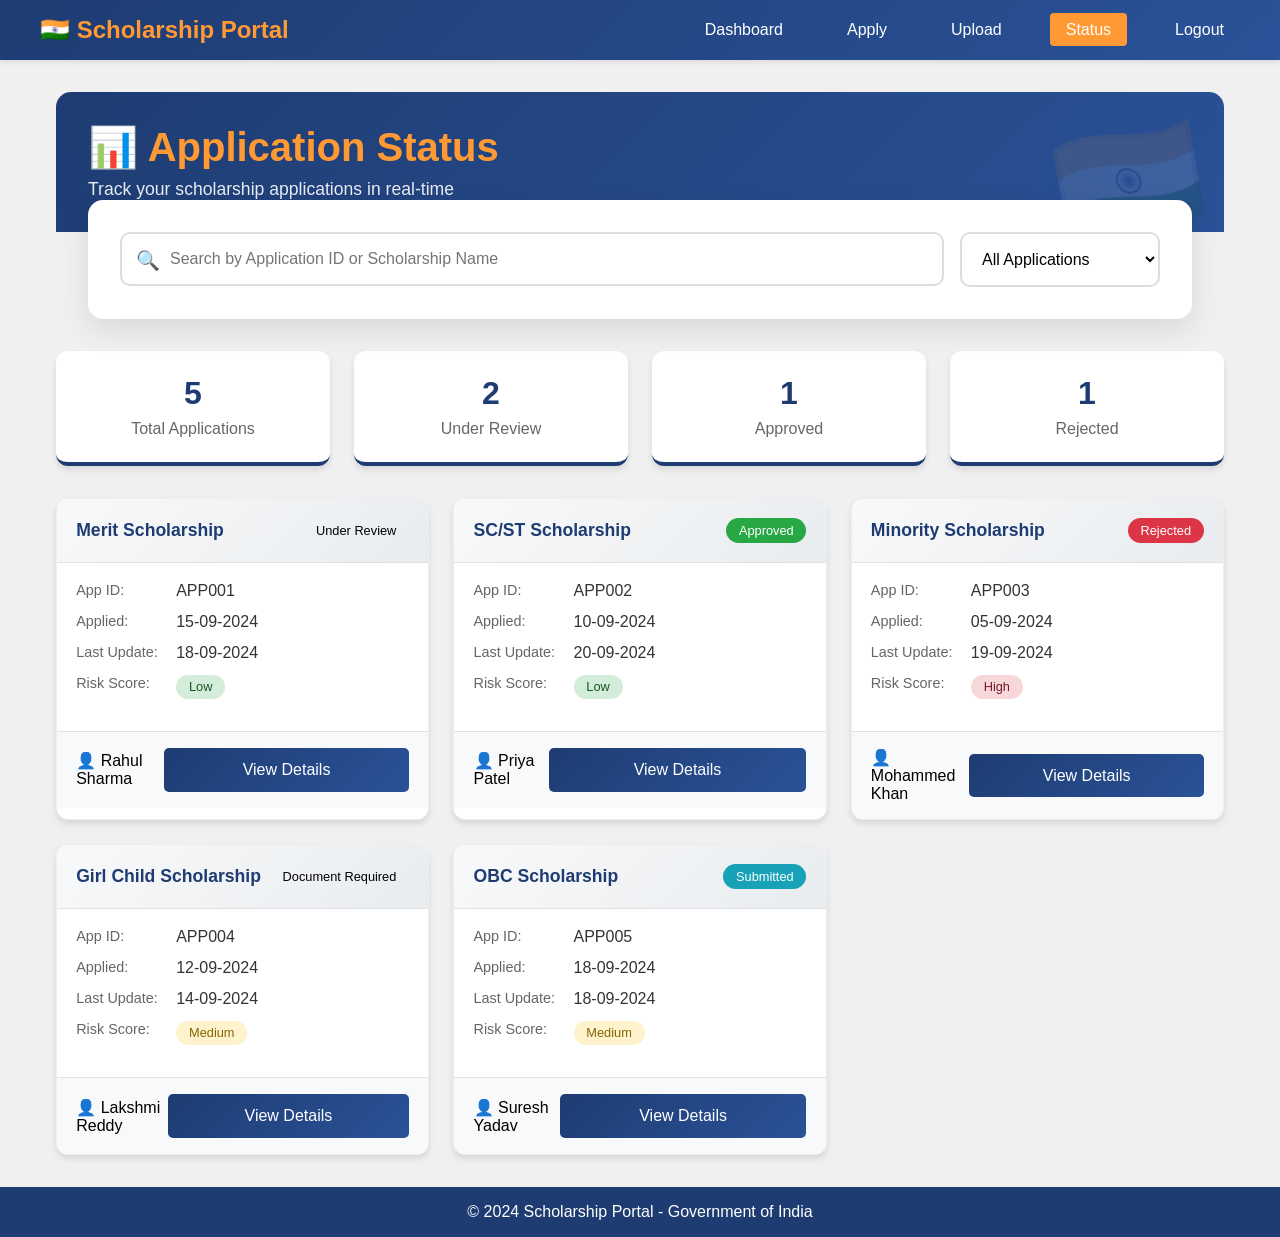
<file: Frontend/pages/application_status.html>
<!DOCTYPE html>
<html lang="en">
<head>
    <meta charset="UTF-8">
    <meta name="viewport" content="width=device-width, initial-scale=1.0">
    <title>Application Status - National Scholarship Portal</title>
    <link rel="stylesheet" href="../css/style.css">
    <style>
        /* Additional styles for application status page */
        .status-container {
            max-width: 1200px;
            margin: 2rem auto;
            padding: 0 1rem;
        }
        
        /* Header */
        .status-header {
            background: linear-gradient(135deg, #1e3c72, #2a5298);
            color: white;
            padding: 2rem;
            border-radius: 15px 15px 0 0;
            position: relative;
            overflow: hidden;
        }
        
        .status-header::before {
            content: "🇮🇳";
            position: absolute;
            right: 20px;
            bottom: -20px;
            font-size: 120px;
            opacity: 0.1;
            transform: rotate(-10deg);
        }
        
        .status-header h1 {
            font-size: 2.5rem;
            margin-bottom: 0.5rem;
            color: #ff9933;
        }
        
        .status-header p {
            opacity: 0.9;
            font-size: 1.1rem;
        }
        
        /* Search Section */
        .search-section {
            background: white;
            padding: 2rem;
            border-radius: 15px;
            box-shadow: 0 10px 30px rgba(0,0,0,0.1);
            margin: -2rem 2rem 2rem;
            position: relative;
            z-index: 10;
            display: flex;
            gap: 1rem;
            flex-wrap: wrap;
        }
        
        .search-box {
            flex: 1;
            min-width: 300px;
            position: relative;
        }
        
        .search-box input {
            width: 100%;
            padding: 1rem 1rem 1rem 3rem;
            border: 2px solid #ddd;
            border-radius: 10px;
            font-size: 1rem;
            transition: all 0.3s;
        }
        
        .search-box input:focus {
            border-color: #1e3c72;
            outline: none;
            box-shadow: 0 0 0 3px rgba(30,60,114,0.1);
        }
        
        .search-icon {
            position: absolute;
            left: 1rem;
            top: 50%;
            transform: translateY(-50%);
            color: #999;
            font-size: 1.2rem;
        }
        
        .filter-dropdown {
            min-width: 200px;
        }
        
        .filter-dropdown select {
            width: 100%;
            padding: 1rem;
            border: 2px solid #ddd;
            border-radius: 10px;
            font-size: 1rem;
            background: white;
            cursor: pointer;
        }
        
        /* Stats Cards */
        .status-stats {
            display: grid;
            grid-template-columns: repeat(auto-fit, minmax(200px, 1fr));
            gap: 1.5rem;
            margin-bottom: 2rem;
        }
        
        .stat-card {
            background: white;
            padding: 1.5rem;
            border-radius: 12px;
            box-shadow: 0 4px 6px rgba(0,0,0,0.1);
            text-align: center;
            border-bottom: 4px solid #1e3c72;
            transition: transform 0.3s;
        }
        
        .stat-card:hover {
            transform: translateY(-5px);
        }
        
        .stat-card .number {
            font-size: 2rem;
            font-weight: bold;
            color: #1e3c72;
        }
        
        .stat-card .label {
            color: #666;
            margin-top: 0.5rem;
        }
        
        /* Timeline */
        .timeline-container {
            background: white;
            border-radius: 15px;
            padding: 2rem;
            margin-bottom: 2rem;
            box-shadow: 0 4px 6px rgba(0,0,0,0.1);
        }
        
        .timeline-title {
            color: #1e3c72;
            margin-bottom: 2rem;
            display: flex;
            align-items: center;
            gap: 0.5rem;
            font-size: 1.3rem;
        }
        
        .timeline {
            position: relative;
            padding: 1rem 0;
        }
        
        .timeline::before {
            content: '';
            position: absolute;
            left: 20px;
            top: 0;
            bottom: 0;
            width: 2px;
            background: #e9ecef;
        }
        
        .timeline-item {
            position: relative;
            padding-left: 60px;
            margin-bottom: 2rem;
        }
        
        .timeline-item:last-child {
            margin-bottom: 0;
        }
        
        .timeline-icon {
            position: absolute;
            left: 0;
            top: 0;
            width: 40px;
            height: 40px;
            border-radius: 50%;
            background: white;
            border: 2px solid #1e3c72;
            display: flex;
            align-items: center;
            justify-content: center;
            z-index: 1;
        }
        
        .timeline-icon.completed {
            background: #28a745;
            border-color: #28a745;
            color: white;
        }
        
        .timeline-icon.active {
            background: #ffc107;
            border-color: #ffc107;
            color: white;
            animation: pulse 1.5s infinite;
        }
        
        @keyframes pulse {
            0% { transform: scale(1); }
            50% { transform: scale(1.1); }
            100% { transform: scale(1); }
        }
        
        .timeline-icon.rejected {
            background: #dc3545;
            border-color: #dc3545;
            color: white;
        }
        
        .timeline-content {
            background: #f8f9fa;
            padding: 1rem 1.5rem;
            border-radius: 8px;
            position: relative;
        }
        
        .timeline-content::before {
            content: '';
            position: absolute;
            left: -10px;
            top: 15px;
            width: 0;
            height: 0;
            border-top: 10px solid transparent;
            border-bottom: 10px solid transparent;
            border-right: 10px solid #f8f9fa;
        }
        
        .timeline-date {
            font-size: 0.9rem;
            color: #666;
            margin-bottom: 0.3rem;
        }
        
        .timeline-title {
            font-weight: bold;
            color: #333;
            margin-bottom: 0.5rem;
        }
        
        .timeline-description {
            color: #666;
            font-size: 0.95rem;
        }
        
        /* Application Cards */
        .applications-grid {
            display: grid;
            grid-template-columns: repeat(auto-fill, minmax(350px, 1fr));
            gap: 1.5rem;
            margin-bottom: 2rem;
        }
        
        .application-card {
            background: white;
            border-radius: 12px;
            overflow: hidden;
            box-shadow: 0 4px 6px rgba(0,0,0,0.1);
            transition: all 0.3s;
            border: 1px solid #eee;
        }
        
        .application-card:hover {
            transform: translateY(-5px);
            box-shadow: 0 8px 15px rgba(0,0,0,0.2);
        }
        
        .card-header {
            padding: 1.2rem;
            background: linear-gradient(135deg, #f8f9fa, #e9ecef);
            border-bottom: 1px solid #dee2e6;
            display: flex;
            justify-content: space-between;
            align-items: center;
        }
        
        .card-header h3 {
            color: #1e3c72;
            font-size: 1.1rem;
        }
        
        .card-body {
            padding: 1.2rem;
        }
        
        .detail-row {
            display: flex;
            margin-bottom: 0.8rem;
        }
        
        .detail-label {
            width: 100px;
            color: #666;
            font-size: 0.9rem;
        }
        
        .detail-value {
            flex: 1;
            color: #333;
            font-weight: 500;
        }
        
        .risk-score {
            display: inline-block;
            padding: 0.3rem 0.8rem;
            border-radius: 20px;
            font-size: 0.8rem;
            font-weight: 500;
        }
        
        .risk-low {
            background: #d4edda;
            color: #155724;
        }
        
        .risk-medium {
            background: #fff3cd;
            color: #856404;
        }
        
        .risk-high {
            background: #f8d7da;
            color: #721c24;
        }
        
        .status-badge {
            display: inline-block;
            padding: 0.3rem 0.8rem;
            border-radius: 20px;
            font-size: 0.8rem;
            font-weight: 500;
        }
        
        .status-submitted {
            background: #17a2b8;
            color: white;
        }
        
        .status-review {
            background: #ffc107;
            color: #333;
        }
        
        .status-approved {
            background: #28a745;
            color: white;
        }
        
        .status-rejected {
            background: #dc3545;
            color: white;
        }
        
        .status-documents {
            background: #6c757d;
            color: white;
        }
        
        .card-footer {
            padding: 1rem 1.2rem;
            background: #f8f9fa;
            border-top: 1px solid #dee2e6;
            display: flex;
            justify-content: space-between;
            align-items: center;
        }
        
        /* Detailed View */
        .detailed-view {
            background: white;
            border-radius: 15px;
            padding: 2rem;
            margin-top: 2rem;
            box-shadow: 0 4px 6px rgba(0,0,0,0.1);
            display: none;
        }
        
        .detailed-view.active {
            display: block;
            animation: fadeIn 0.5s ease;
        }
        
        @keyframes fadeIn {
            from { opacity: 0; }
            to { opacity: 1; }
        }
        
        .detail-header {
            display: flex;
            justify-content: space-between;
            align-items: center;
            margin-bottom: 2rem;
            padding-bottom: 1rem;
            border-bottom: 2px solid #eee;
        }
        
        .detail-header h2 {
            color: #1e3c72;
        }
        
        .info-grid {
            display: grid;
            grid-template-columns: repeat(2, 1fr);
            gap: 2rem;
            margin-bottom: 2rem;
        }
        
        .info-section {
            background: #f8f9fa;
            padding: 1.5rem;
            border-radius: 10px;
        }
        
        .info-section h3 {
            color: #1e3c72;
            margin-bottom: 1rem;
            font-size: 1.1rem;
            display: flex;
            align-items: center;
            gap: 0.5rem;
        }
        
        /* Document Status */
        .document-status {
            display: grid;
            grid-template-columns: repeat(auto-fit, minmax(200px, 1fr));
            gap: 1rem;
            margin: 2rem 0;
        }
        
        .document-item {
            display: flex;
            align-items: center;
            gap: 0.5rem;
            padding: 0.5rem;
            background: #f8f9fa;
            border-radius: 6px;
        }
        
        .document-item.verified {
            background: #d4edda;
        }
        
        .document-item.pending {
            background: #fff3cd;
        }
        
        .document-item.rejected {
            background: #f8d7da;
        }
        
        /* Comments Section */
        .comments-section {
            margin-top: 2rem;
        }
        
        .comment {
            background: #f8f9fa;
            padding: 1rem;
            border-radius: 8px;
            margin-bottom: 1rem;
            border-left: 4px solid #1e3c72;
        }
        
        .comment-header {
            display: flex;
            justify-content: space-between;
            margin-bottom: 0.5rem;
        }
        
        .comment-author {
            font-weight: bold;
            color: #1e3c72;
        }
        
        .comment-date {
            color: #666;
            font-size: 0.8rem;
        }
        
        .comment-text {
            color: #333;
        }
        
        /* Empty State */
        .empty-state {
            text-align: center;
            padding: 4rem;
            background: white;
            border-radius: 15px;
            grid-column: 1 / -1;
        }
        
        .empty-state-icon {
            font-size: 5rem;
            margin-bottom: 1rem;
            opacity: 0.3;
        }
        
        .empty-state h3 {
            color: #666;
            margin-bottom: 0.5rem;
        }
        
        .empty-state p {
            color: #999;
            margin-bottom: 2rem;
        }
        
        /* Responsive */
        @media (max-width: 768px) {
            .status-header h1 {
                font-size: 2rem;
            }
            
            .search-section {
                margin: 1rem;
                flex-direction: column;
            }
            
            .info-grid {
                grid-template-columns: 1fr;
            }
            
            .applications-grid {
                grid-template-columns: 1fr;
            }
            
            .detail-header {
                flex-direction: column;
                gap: 1rem;
                text-align: center;
            }
        }
    </style>
</head>
<body>
    <!-- Navigation Bar -->
    <nav class="navbar">
        <div class="nav-container">
            <div class="logo">
                <span>🇮🇳  Scholarship Portal</span>
            </div>
            <ul class="nav-links">
                <li><a href="student_dashboard.html">Dashboard</a></li>
                <li><a href="apply.html">Apply</a></li>
                <li><a href="upload.html">Upload</a></li>
                <li><a href="application_status.html" class="active">Status</a></li>
                <li><a href="#" onclick="logout()">Logout</a></li>
            </ul>
        </div>
    </nav>

    <div class="status-container">
        <!-- Loading Spinner -->
        <div id="loadingSpinner" class="spinner"></div>

        <!-- Header -->
        <div class="status-header">
            <h1>📊 Application Status</h1>
            <p>Track your scholarship applications in real-time</p>
        </div>

        <!-- Search Section -->
        <div class="search-section">
            <div class="search-box">
                <span class="search-icon">🔍</span>
                <input type="text" id="searchInput" placeholder="Search by Application ID or Scholarship Name" onkeyup="searchApplications()">
            </div>
            <div class="filter-dropdown">
                <select id="statusFilter" onchange="filterApplications()">
                    <option value="all">All Applications</option>
                    <option value="submitted">Submitted</option>
                    <option value="review">Under Review</option>
                    <option value="approved">Approved</option>
                    <option value="rejected">Rejected</option>
                    <option value="documents">Document Required</option>
                </select>
            </div>
        </div>

        <!-- Stats Cards -->
        <div class="status-stats">
            <div class="stat-card">
                <div class="number" id="totalApps">5</div>
                <div class="label">Total Applications</div>
            </div>
            <div class="stat-card">
                <div class="number" id="pendingApps">2</div>
                <div class="label">Under Review</div>
            </div>
            <div class="stat-card">
                <div class="number" id="approvedApps">2</div>
                <div class="label">Approved</div>
            </div>
            <div class="stat-card">
                <div class="number" id="rejectedApps">1</div>
                <div class="label">Rejected</div>
            </div>
        </div>

        <!-- Timeline for selected application -->
        <div class="timeline-container" id="timelineContainer" style="display: none;">
            <div class="timeline-title">
                <span>⏳</span> Application Timeline
            </div>
            <div class="timeline" id="timeline">
                <!-- Timeline items will be loaded here -->
            </div>
        </div>

        <!-- Applications Grid -->
        <div class="applications-grid" id="applicationsGrid">
            <!-- Applications will be loaded here via JavaScript -->
        </div>

        <!-- Detailed View -->
        <div class="detailed-view" id="detailedView">
            <div class="detail-header">
                <h2 id="detailTitle">Application Details</h2>
                <button class="btn btn-secondary" onclick="closeDetailedView()">← Back to List</button>
            </div>
            
            <div class="info-grid">
                <!-- Personal Information -->
                <div class="info-section">
                    <h3>👤 Personal Information</h3>
                    <div style="display: grid; gap: 0.8rem;">
                        <div><strong>Full Name:</strong> <span id="detailName">Rahul Sharma</span></div>
                        <div><strong>Date of Birth:</strong> <span id="detailDOB">15-05-2002</span></div>
                        <div><strong>Aadhaar Number:</strong> <span id="detailAadhaar">XXXX-XXXX-1234</span></div>
                        <div><strong>Mobile:</strong> <span id="detailMobile">98765-43210</span></div>
                        <div><strong>Email:</strong> <span id="detailEmail">rahul@example.com</span></div>
                        <div><strong>Category:</strong> <span id="detailCategory">General</span></div>
                        <div><strong>Annual Income:</strong> <span id="detailIncome">₹2,50,000</span></div>
                    </div>
                </div>
                
                <!-- Educational Information -->
                <div class="info-section">
                    <h3>🎓 Educational Information</h3>
                    <div style="display: grid; gap: 0.8rem;">
                        <div><strong>Qualification:</strong> <span id="detailQualification">B.Tech</span></div>
                        <div><strong>Institute:</strong> <span id="detailInstitute">Delhi University</span></div>
                        <div><strong>Course:</strong> <span id="detailCourse">Computer Science</span></div>
                        <div><strong>Year:</strong> <span id="detailYear">2nd Year</span></div>
                        <div><strong>Percentage:</strong> <span id="detailPercentage">85.5%</span></div>
                        <div><strong>Enrollment No:</strong> <span id="detailEnrollment">2024CS001</span></div>
                    </div>
                </div>
            </div>
            
            <!-- Document Status -->
            <h3 style="color: #1e3c72; margin: 1.5rem 0 1rem;">📎 Document Status</h3>
            <div class="document-status" id="documentStatus">
                <!-- Document status will be loaded here -->
            </div>
            
            <!-- Risk Score and Status -->
            <div style="display: flex; gap: 2rem; margin: 2rem 0; padding: 1rem; background: #f8f9fa; border-radius: 8px;">
                <div>
                    <strong>Risk Score:</strong>
                    <span id="detailRisk" class="risk-score risk-low">Low</span>
                </div>
                <div>
                    <strong>Current Status:</strong>
                    <span id="detailStatus" class="status-badge status-review">Under Review</span>
                </div>
                <div>
                    <strong>Application ID:</strong>
                    <span id="detailAppId">APP2024001</span>
                </div>
            </div>
            
            <!-- Comments Section -->
            <div class="comments-section">
                <h3 style="color: #1e3c72; margin-bottom: 1rem;">💬 Verification Comments</h3>
                <div id="commentsList">
                    <!-- Comments will be loaded here -->
                </div>
            </div>
            
            <!-- Action Buttons -->
            <div style="display: flex; gap: 1rem; margin-top: 2rem;">
                <button class="btn btn-primary" onclick="downloadApplication()">📥 Download Application</button>
                <button class="btn btn-secondary" onclick="printApplication()">🖨️ Print</button>
                <button class="btn btn-warning" onclick="raiseGrievance()">⚠️ Raise Grievance</button>
            </div>
        </div>
    </div>

    <!-- Footer -->
    <footer class="footer">
        <p>© 2024  Scholarship Portal - Government of India</p>
    </footer>

    <script src="../js/script.js"></script>
    <script>
        // Application data
        const applications = [
            {
                id: 'APP001',
                scholarship: ' Merit Scholarship',
                appliedDate: '15-09-2024',
                lastUpdated: '18-09-2024',
                status: 'Under Review',
                riskScore: 'Low',
                documents: {
                    aadhaar: 'verified',
                    pan: 'verified',
                    income: 'pending',
                    marksheet: 'verified',
                    photo: 'verified'
                },
                personalInfo: {
                    name: 'Rahul Sharma',
                    dob: '15-05-2002',
                    aadhaar: '1234-5678-9012',
                    mobile: '9876543210',
                    email: 'rahul.sharma@example.com',
                    category: 'General',
                    income: '250000'
                },
                educationInfo: {
                    qualification: 'B.Tech',
                    institute: 'Delhi University',
                    course: 'Computer Science',
                    year: '2nd',
                    percentage: '85.5',
                    enrollment: '2024CS001'
                },
                timeline: [
                    { date: '15-09-2024', title: 'Application Submitted', description: 'Application successfully submitted', status: 'completed' },
                    { date: '16-09-2024', title: 'Document Verification', description: 'Documents sent for verification', status: 'completed' },
                    { date: '18-09-2024', title: 'Under Review', description: 'Application is being reviewed by clerk', status: 'active' }
                ],
                comments: [
                    { author: 'Verification Clerk', date: '17-09-2024', text: 'Aadhaar and PAN verified successfully. Waiting for income certificate verification.' },
                    { author: 'System', date: '16-09-2024', text: 'All documents uploaded successfully.' }
                ]
            },
            {
                id: 'APP002',
                scholarship: 'SC/ST Scholarship',
                appliedDate: '10-09-2024',
                lastUpdated: '20-09-2024',
                status: 'Approved',
                riskScore: 'Low',
                documents: {
                    aadhaar: 'verified',
                    pan: 'verified',
                    income: 'verified',
                    caste: 'verified',
                    marksheet: 'verified'
                },
                personalInfo: {
                    name: 'Priya Patel',
                    dob: '20-08-2001',
                    aadhaar: '2345-6789-0123',
                    mobile: '9876543211',
                    email: 'priya.patel@example.com',
                    category: 'SC',
                    income: '180000'
                },
                educationInfo: {
                    qualification: 'B.Sc',
                    institute: 'Mumbai University',
                    course: 'Physics',
                    year: '3rd',
                    percentage: '78.5',
                    enrollment: '2023PHY001'
                },
                timeline: [
                    { date: '10-09-2024', title: 'Application Submitted', description: 'Application successfully submitted', status: 'completed' },
                    { date: '12-09-2024', title: 'Document Verification', description: 'All documents verified', status: 'completed' },
                    { date: '15-09-2024', title: 'Under Review', description: 'Application under review', status: 'completed' },
                    { date: '20-09-2024', title: 'Approved', description: 'Scholarship approved', status: 'completed' }
                ],
                comments: [
                    { author: 'Verification Officer', date: '20-09-2024', text: 'Application approved. Amount will be disbursed within 7 days.' }
                ]
            },
            {
                id: 'APP003',
                scholarship: 'Minority Scholarship',
                appliedDate: '05-09-2024',
                lastUpdated: '19-09-2024',
                status: 'Rejected',
                riskScore: 'High',
                documents: {
                    aadhaar: 'verified',
                    income: 'rejected',
                    minority: 'verified',
                    marksheet: 'verified'
                },
                personalInfo: {
                    name: 'Mohammed Khan',
                    dob: '10-10-2000',
                    aadhaar: '3456-7890-1234',
                    mobile: '9876543212',
                    email: 'mohammed.k@example.com',
                    category: 'Minority',
                    income: '350000'
                },
                educationInfo: {
                    qualification: 'B.Com',
                    institute: 'Calcutta University',
                    course: 'Commerce',
                    year: '2nd',
                    percentage: '72.0',
                    enrollment: '2023COM001'
                },
                timeline: [
                    { date: '05-09-2024', title: 'Application Submitted', description: 'Application successfully submitted', status: 'completed' },
                    { date: '07-09-2024', title: 'Document Verification', description: 'Income certificate rejected', status: 'completed' },
                    { date: '19-09-2024', title: 'Rejected', description: 'Application rejected due to income criteria', status: 'rejected' }
                ],
                comments: [
                    { author: 'Verification Officer', date: '19-09-2024', text: 'Application rejected: Annual family income exceeds the limit of ₹2,00,000.' }
                ]
            },
            {
                id: 'APP004',
                scholarship: 'Girl Child Scholarship',
                appliedDate: '12-09-2024',
                lastUpdated: '14-09-2024',
                status: 'Document Required',
                riskScore: 'Medium',
                documents: {
                    aadhaar: 'verified',
                    income: 'pending',
                    marksheet: 'verified',
                    photo: 'verified',
                    domicile: 'pending'
                },
                personalInfo: {
                    name: 'Lakshmi Reddy',
                    dob: '25-12-2002',
                    aadhaar: '4567-8901-2345',
                    mobile: '9876543213',
                    email: 'lakshmi.r@example.com',
                    category: 'General',
                    income: '280000'
                },
                educationInfo: {
                    qualification: 'BA',
                    institute: 'Osmania University',
                    course: 'English Literature',
                    year: '1st',
                    percentage: '82.0',
                    enrollment: '2024ENG001'
                },
                timeline: [
                    { date: '12-09-2024', title: 'Application Submitted', description: 'Application successfully submitted', status: 'completed' },
                    { date: '14-09-2024', title: 'Document Required', description: 'Additional documents requested', status: 'active' }
                ],
                comments: [
                    { author: 'Verification Clerk', date: '14-09-2024', text: 'Please upload income certificate and domicile certificate for verification.' }
                ]
            },
            {
                id: 'APP005',
                scholarship: 'OBC Scholarship',
                appliedDate: '18-09-2024',
                lastUpdated: '18-09-2024',
                status: 'Submitted',
                riskScore: 'Medium',
                documents: {
                    aadhaar: 'verified',
                    obc: 'pending',
                    income: 'pending',
                    marksheet: 'verified'
                },
                personalInfo: {
                    name: 'Suresh Yadav',
                    dob: '03-03-2001',
                    aadhaar: '5678-9012-3456',
                    mobile: '9876543214',
                    email: 'suresh.y@example.com',
                    category: 'OBC',
                    income: '220000'
                },
                educationInfo: {
                    qualification: 'M.Sc',
                    institute: 'Pune University',
                    course: 'Chemistry',
                    year: '1st',
                    percentage: '75.5',
                    enrollment: '2024CHM001'
                },
                timeline: [
                    { date: '18-09-2024', title: 'Application Submitted', description: 'Application successfully submitted', status: 'active' }
                ],
                comments: []
            }
        ];

        // Load applications
        function loadApplications() {
            const grid = document.getElementById('applicationsGrid');
            grid.innerHTML = '';
            
            applications.forEach(app => {
                const card = createApplicationCard(app);
                grid.appendChild(card);
            });
            
            updateStats();
        }

        // Create application card
        function createApplicationCard(app) {
            const card = document.createElement('div');
            card.className = 'application-card';
            card.onclick = () => showDetailedView(app.id);
            
            card.innerHTML = `
                <div class="card-header">
                    <h3>${app.scholarship}</h3>
                    <span class="status-badge status-${app.status.toLowerCase().replace(' ', '-')}">${app.status}</span>
                </div>
                <div class="card-body">
                    <div class="detail-row">
                        <span class="detail-label">App ID:</span>
                        <span class="detail-value">${app.id}</span>
                    </div>
                    <div class="detail-row">
                        <span class="detail-label">Applied:</span>
                        <span class="detail-value">${app.appliedDate}</span>
                    </div>
                    <div class="detail-row">
                        <span class="detail-label">Last Update:</span>
                        <span class="detail-value">${app.lastUpdated}</span>
                    </div>
                    <div class="detail-row">
                        <span class="detail-label">Risk Score:</span>
                        <span class="risk-score risk-${app.riskScore.toLowerCase()}">${app.riskScore}</span>
                    </div>
                </div>
                <div class="card-footer">
                    <span>👤 ${app.personalInfo.name}</span>
                    <button class="btn btn-primary btn-small" onclick="event.stopPropagation(); showDetailedView('${app.id}')">View Details</button>
                </div>
            `;
            
            return card;
        }

        // Show detailed view
        function showDetailedView(appId) {
            const app = applications.find(a => a.id === appId);
            if (!app) return;
            
            // Hide grid and show detailed view
            document.getElementById('applicationsGrid').style.display = 'none';
            document.getElementById('timelineContainer').style.display = 'block';
            document.getElementById('detailedView').classList.add('active');
            
            // Populate personal info
            document.getElementById('detailName').textContent = app.personalInfo.name;
            document.getElementById('detailDOB').textContent = app.personalInfo.dob;
            document.getElementById('detailAadhaar').textContent = maskAadhaar(app.personalInfo.aadhaar);
            document.getElementById('detailMobile').textContent = app.personalInfo.mobile;
            document.getElementById('detailEmail').textContent = app.personalInfo.email;
            document.getElementById('detailCategory').textContent = app.personalInfo.category;
            document.getElementById('detailIncome').textContent = '₹' + parseInt(app.personalInfo.income).toLocaleString();
            
            // Populate educational info
            document.getElementById('detailQualification').textContent = app.educationInfo.qualification;
            document.getElementById('detailInstitute').textContent = app.educationInfo.institute;
            document.getElementById('detailCourse').textContent = app.educationInfo.course;
            document.getElementById('detailYear').textContent = app.educationInfo.year + ' Year';
            document.getElementById('detailPercentage').textContent = app.educationInfo.percentage + '%';
            document.getElementById('detailEnrollment').textContent = app.educationInfo.enrollment;
            
            // Populate status
            document.getElementById('detailRisk').textContent = app.riskScore;
            document.getElementById('detailRisk').className = `risk-score risk-${app.riskScore.toLowerCase()}`;
            document.getElementById('detailStatus').textContent = app.status;
            document.getElementById('detailStatus').className = `status-badge status-${app.status.toLowerCase().replace(' ', '-')}`;
            document.getElementById('detailAppId').textContent = app.id;
            
            // Populate document status
            loadDocumentStatus(app.documents);
            
            // Populate timeline
            loadTimeline(app.timeline);
            
            // Populate comments
            loadComments(app.comments);
        }

        // Load timeline
        function loadTimeline(timeline) {
            const container = document.getElementById('timeline');
            container.innerHTML = '';
            
            timeline.forEach(item => {
                const timelineItem = document.createElement('div');
                timelineItem.className = 'timeline-item';
                
                timelineItem.innerHTML = `
                    <div class="timeline-icon ${item.status}">${getTimelineIcon(item.status)}</div>
                    <div class="timeline-content">
                        <div class="timeline-date">${item.date}</div>
                        <div class="timeline-title">${item.title}</div>
                        <div class="timeline-description">${item.description}</div>
                    </div>
                `;
                
                container.appendChild(timelineItem);
            });
        }

        // Get timeline icon
        function getTimelineIcon(status) {
            switch(status) {
                case 'completed': return '✓';
                case 'active': return '⏳';
                case 'rejected': return '✗';
                default: return '○';
            }
        }

        // Load document status
        function loadDocumentStatus(documents) {
            const container = document.getElementById('documentStatus');
            container.innerHTML = '';
            
            for (let [doc, status] of Object.entries(documents)) {
                const docItem = document.createElement('div');
                docItem.className = `document-item ${status}`;
                
                let icon = '📄';
                if (doc.includes('aadhaar')) icon = '🆔';
                if (doc.includes('pan')) icon = '💳';
                if (doc.includes('income')) icon = '💰';
                if (doc.includes('marksheet')) icon = '📑';
                if (doc.includes('photo')) icon = '📸';
                if (doc.includes('caste')) icon = '📋';
                
                docItem.innerHTML = `
                    <span>${icon}</span>
                    <span style="flex: 1; text-transform: capitalize;">${doc}</span>
                    <span>${getStatusIcon(status)}</span>
                `;
                
                container.appendChild(docItem);
            }
        }

        // Get status icon
        function getStatusIcon(status) {
            switch(status) {
                case 'verified': return '✅ Verified';
                case 'pending': return '⏳ Pending';
                case 'rejected': return '❌ Rejected';
                default: return status;
            }
        }

        // Load comments
        function loadComments(comments) {
            const container = document.getElementById('commentsList');
            container.innerHTML = '';
            
            if (comments.length === 0) {
                container.innerHTML = '<p style="color: #999; text-align: center;">No comments yet</p>';
                return;
            }
            
            comments.forEach(comment => {
                const commentDiv = document.createElement('div');
                commentDiv.className = 'comment';
                
                commentDiv.innerHTML = `
                    <div class="comment-header">
                        <span class="comment-author">${comment.author}</span>
                        <span class="comment-date">${comment.date}</span>
                    </div>
                    <div class="comment-text">${comment.text}</div>
                `;
                
                container.appendChild(commentDiv);
            });
        }

        // Close detailed view
        function closeDetailedView() {
            document.getElementById('applicationsGrid').style.display = 'grid';
            document.getElementById('timelineContainer').style.display = 'none';
            document.getElementById('detailedView').classList.remove('active');
        }

        // Mask Aadhaar number
        function maskAadhaar(aadhaar) {
            return 'XXXX-XXXX-' + aadhaar.slice(-4);
        }

        // Search applications
        function searchApplications() {
            const searchTerm = document.getElementById('searchInput').value.toLowerCase();
            const cards = document.querySelectorAll('.application-card');
            
            cards.forEach(card => {
                const text = card.textContent.toLowerCase();
                if (text.includes(searchTerm)) {
                    card.style.display = 'block';
                } else {
                    card.style.display = 'none';
                }
            });
        }

        // Filter applications
        function filterApplications() {
            const filter = document.getElementById('statusFilter').value;
            const cards = document.querySelectorAll('.application-card');
            
            cards.forEach(card => {
                if (filter === 'all') {
                    card.style.display = 'block';
                } else {
                    const status = card.querySelector('.status-badge').textContent.toLowerCase().replace(' ', '-');
                    if (status.includes(filter)) {
                        card.style.display = 'block';
                    } else {
                        card.style.display = 'none';
                    }
                }
            });
        }

        // Update statistics
        function updateStats() {
            document.getElementById('totalApps').textContent = applications.length;
            document.getElementById('pendingApps').textContent = applications.filter(a => a.status === 'Under Review' || a.status === 'Submitted').length;
            document.getElementById('approvedApps').textContent = applications.filter(a => a.status === 'Approved').length;
            document.getElementById('rejectedApps').textContent = applications.filter(a => a.status === 'Rejected').length;
        }

        // Download application
        function downloadApplication() {
            showAlert('Downloading application as PDF...', 'info');
            setTimeout(() => {
                showAlert('Application downloaded successfully!', 'success');
            }, 1500);
        }

        // Print application
        function printApplication() {
            window.print();
        }

        // Raise grievance
        function raiseGrievance() {
            showAlert('Grievance submitted successfully! Reference ID: GRV' + Math.floor(Math.random() * 10000), 'success');
        }

        // Show alert
        function showAlert(message, type) {
            const alertDiv = document.createElement('div');
            alertDiv.className = `alert alert-${type}`;
            alertDiv.style.position = 'fixed';
            alertDiv.style.top = '20px';
            alertDiv.style.right = '20px';
            alertDiv.style.zIndex = '1000';
            alertDiv.style.minWidth = '300px';
            alertDiv.textContent = message;
            
            document.body.appendChild(alertDiv);
            
            setTimeout(() => {
                alertDiv.remove();
            }, 3000);
        }

        // Initialize on page load
        document.addEventListener('DOMContentLoaded', function() {
            loadApplications();
            
            // Check if specific application ID is in URL
            const urlParams = new URLSearchParams(window.location.search);
            const appId = urlParams.get('id');
            if (appId) {
                setTimeout(() => {
                    showDetailedView(appId);
                }, 500);
            }
        });
    </script>
</body>
</html>
</file>
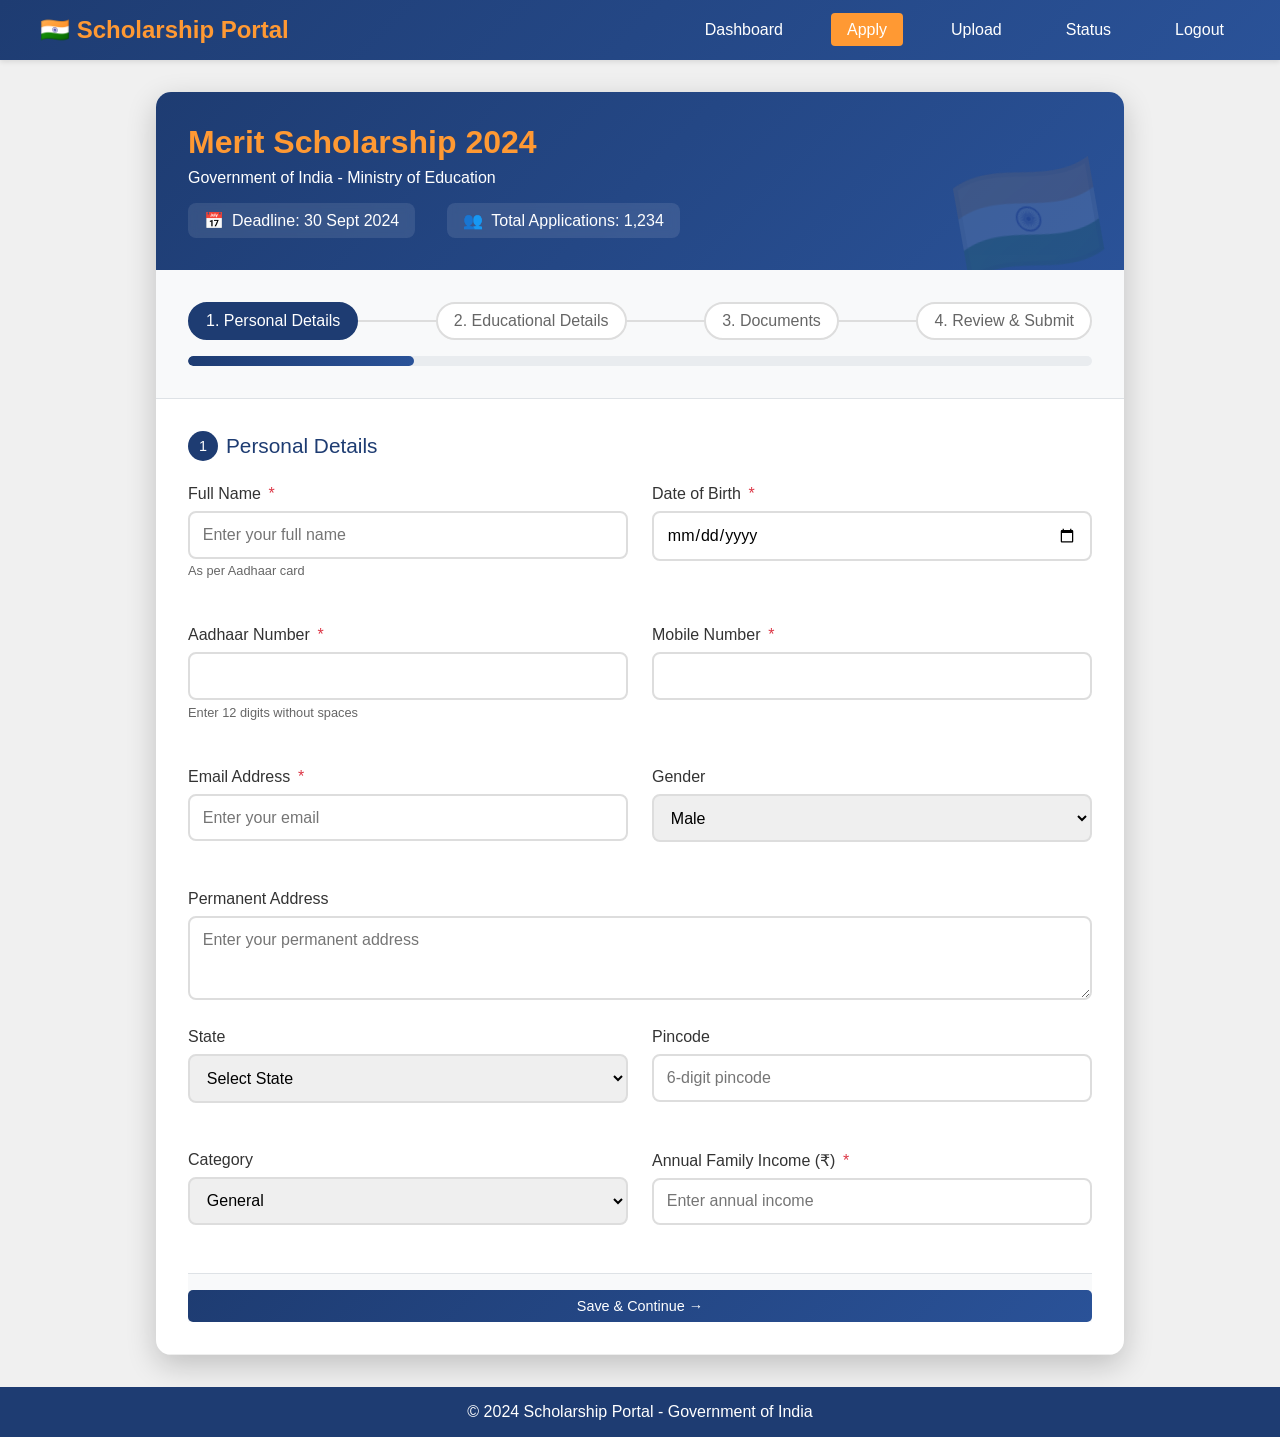
<file: Frontend/pages/apply.html>
<!DOCTYPE html>
<html lang="en">
<head>
    <meta charset="UTF-8">
    <meta name="viewport" content="width=device-width, initial-scale=1.0">
    <title>Apply for Scholarship -   Scholarship Portal</title>
    <link rel="stylesheet" href="../css/style.css">
    <style>
        /* Additional styles for application page */
        .apply-container {
            max-width: 1000px;
            margin: 2rem auto;
            padding: 0 1rem;
        }
        
        .application-card {
            background: white;
            border-radius: 15px;
            box-shadow: 0 10px 30px rgba(0,0,0,0.2);
            overflow: hidden;
            animation: slideIn 0.5s ease;
        }
        
        @keyframes slideIn {
            from {
                opacity: 0;
                transform: translateY(-30px);
            }
            to {
                opacity: 1;
                transform: translateY(0);
            }
        }
        
        /* Scholarship Info Banner */
        .scholarship-info {
            background: linear-gradient(135deg, #1e3c72, #2a5298);
            color: white;
            padding: 2rem;
            position: relative;
            overflow: hidden;
        }
        
        .scholarship-info::before {
            content: "🇮🇳";
            position: absolute;
            right: 20px;
            bottom: -20px;
            font-size: 120px;
            opacity: 0.1;
            transform: rotate(-10deg);
        }
        
        .scholarship-info h2 {
            font-size: 2rem;
            margin-bottom: 0.5rem;
            color: #ff9933;
        }
        
        .scholarship-meta {
            display: flex;
            gap: 2rem;
            margin-top: 1rem;
            flex-wrap: wrap;
        }
        
        .scholarship-meta-item {
            display: flex;
            align-items: center;
            gap: 0.5rem;
            background: rgba(255,255,255,0.1);
            padding: 0.5rem 1rem;
            border-radius: 8px;
            backdrop-filter: blur(5px);
        }
        
        /* Progress Bar */
        .progress-section {
            padding: 2rem;
            background: #f8f9fa;
            border-bottom: 1px solid #dee2e6;
        }
        
        .progress-steps {
            display: flex;
            justify-content: space-between;
            margin-bottom: 1rem;
            position: relative;
        }
        
        .progress-steps::before {
            content: '';
            position: absolute;
            top: 50%;
            left: 0;
            right: 0;
            height: 2px;
            background: #ddd;
            transform: translateY(-50%);
            z-index: 1;
        }
        
        .step {
            background: white;
            padding: 0.5rem 1rem;
            border-radius: 20px;
            font-weight: 500;
            color: #666;
            position: relative;
            z-index: 2;
            border: 2px solid #ddd;
        }
        
        .step.active {
            background: #1e3c72;
            color: white;
            border-color: #1e3c72;
        }
        
        .step.completed {
            background: #28a745;
            color: white;
            border-color: #28a745;
        }
        
        .progress-bar {
            height: 10px;
            background: #e9ecef;
            border-radius: 5px;
            overflow: hidden;
        }
        
        .progress-fill {
            height: 100%;
            background: linear-gradient(90deg, #1e3c72, #2a5298);
            width: 33%;
            border-radius: 5px;
            transition: width 0.3s ease;
        }
        
        /* Form Sections */
        .form-section {
            padding: 2rem;
            border-bottom: 1px solid #eee;
        }
        
        .section-title {
            color: #1e3c72;
            font-size: 1.3rem;
            margin-bottom: 1.5rem;
            display: flex;
            align-items: center;
            gap: 0.5rem;
        }
        
        .section-title span {
            background: #1e3c72;
            color: white;
            width: 30px;
            height: 30px;
            display: flex;
            align-items: center;
            justify-content: center;
            border-radius: 50%;
            font-size: 0.9rem;
        }
        
        .form-row {
            display: grid;
            grid-template-columns: 1fr 1fr;
            gap: 1.5rem;
            margin-bottom: 1.5rem;
        }
        
        .form-group {
            margin-bottom: 1.5rem;
        }
        
        .form-group label {
            display: block;
            margin-bottom: 0.5rem;
            color: #333;
            font-weight: 500;
        }
        
        .form-group label .required {
            color: #dc3545;
            margin-left: 0.2rem;
        }
        
        .form-group input,
        .form-group select,
        .form-group textarea {
            width: 100%;
            padding: 0.8rem;
            border: 2px solid #ddd;
            border-radius: 8px;
            font-size: 1rem;
            transition: all 0.3s;
        }
        
        .form-group input:focus,
        .form-group select:focus,
        .form-group textarea:focus {
            outline: none;
            border-color: #1e3c72;
            box-shadow: 0 0 0 3px rgba(30,60,114,0.1);
        }
        
        .form-group input.error,
        .form-group select.error,
        .form-group textarea.error {
            border-color: #dc3545;
        }
        
        .form-group input.valid,
        .form-group select.valid,
        .form-group textarea.valid {
            border-color: #28a745;
        }
        
        .input-hint {
            font-size: 0.8rem;
            color: #666;
            margin-top: 0.3rem;
        }
        
        /* Document Upload Area */
        .document-section {
            padding: 2rem;
            background: #f8f9fa;
        }
        
        .document-grid {
            display: grid;
            grid-template-columns: repeat(auto-fit, minmax(300px, 1fr));
            gap: 1.5rem;
            margin-bottom: 2rem;
        }
        
        .document-card {
            background: white;
            border-radius: 10px;
            padding: 1.5rem;
            box-shadow: 0 2px 4px rgba(0,0,0,0.1);
            border: 2px solid #eee;
            transition: all 0.3s;
        }
        
        .document-card:hover {
            border-color: #1e3c72;
            transform: translateY(-3px);
        }
        
        .document-card.uploaded {
            border-color: #28a745;
            background: #f0fff4;
        }
        
        .document-header {
            display: flex;
            align-items: center;
            gap: 1rem;
            margin-bottom: 1rem;
        }
        
        .document-icon {
            font-size: 2rem;
        }
        
        .document-title {
            font-weight: bold;
            color: #333;
        }
        
        .document-subtitle {
            font-size: 0.8rem;
            color: #666;
        }
        
        .upload-area {
            border: 2px dashed #1e3c72;
            border-radius: 8px;
            padding: 1.5rem;
            text-align: center;
            cursor: pointer;
            transition: all 0.3s;
            margin: 1rem 0;
        }
        
        .upload-area:hover {
            background: #f0f7ff;
            border-color: #ff9933;
        }
        
        .upload-area i {
            font-size: 2rem;
            color: #1e3c72;
            margin-bottom: 0.5rem;
        }
        
        .file-preview {
            background: #e9ecef;
            padding: 0.8rem;
            border-radius: 6px;
            margin-top: 0.5rem;
            display: flex;
            justify-content: space-between;
            align-items: center;
        }
        
        .file-name {
            font-size: 0.9rem;
            color: #333;
            overflow: hidden;
            text-overflow: ellipsis;
            white-space: nowrap;
            max-width: 200px;
        }
        
        .file-size {
            font-size: 0.8rem;
            color: #666;
        }
        
        .remove-file {
            color: #dc3545;
            cursor: pointer;
            padding: 0.2rem 0.5rem;
            border-radius: 4px;
            font-size: 0.9rem;
        }
        
        .remove-file:hover {
            background: #dc3545;
            color: white;
        }
        
        /* Declaration Section */
        .declaration-section {
            padding: 2rem;
        }
        
        .declaration-item {
            margin-bottom: 1rem;
            display: flex;
            align-items: flex-start;
            gap: 0.5rem;
        }
        
        .declaration-item input[type="checkbox"] {
            margin-top: 0.2rem;
            width: 18px;
            height: 18px;
        }
        
        .declaration-text {
            color: #666;
            font-size: 0.95rem;
            line-height: 1.5;
        }
        
        .declaration-text a {
            color: #1e3c72;
            text-decoration: none;
            font-weight: 500;
        }
        
        .declaration-text a:hover {
            text-decoration: underline;
            color: #ff9933;
        }
        
        /* Action Buttons */
        .action-buttons {
            padding: 2rem;
            display: flex;
            gap: 1rem;
            justify-content: flex-end;
            background: #f8f9fa;
            border-top: 1px solid #dee2e6;
        }
        
        .btn-large {
            padding: 1rem 2rem;
            font-size: 1.1rem;
            min-width: 150px;
        }
        
        /* Preview Modal */
        .modal {
            display: none;
            position: fixed;
            top: 0;
            left: 0;
            width: 100%;
            height: 100%;
            background: rgba(0,0,0,0.5);
            z-index: 1000;
            align-items: center;
            justify-content: center;
        }
        
        .modal.active {
            display: flex;
        }
        
        .modal-content {
            background: white;
            border-radius: 15px;
            max-width: 800px;
            width: 90%;
            max-height: 90vh;
            overflow-y: auto;
            animation: modalSlideIn 0.3s ease;
        }
        
        @keyframes modalSlideIn {
            from {
                transform: translateY(-50px);
                opacity: 0;
            }
            to {
                transform: translateY(0);
                opacity: 1;
            }
        }
        
        .modal-header {
            background: linear-gradient(135deg, #1e3c72, #2a5298);
            color: white;
            padding: 1.5rem;
            position: relative;
        }
        
        .modal-close {
            position: absolute;
            right: 1.5rem;
            top: 1.5rem;
            color: white;
            font-size: 1.5rem;
            cursor: pointer;
            background: none;
            border: none;
        }
        
        .modal-body {
            padding: 2rem;
        }
        
        .preview-row {
            display: flex;
            margin-bottom: 1rem;
            padding-bottom: 0.5rem;
            border-bottom: 1px solid #eee;
        }
        
        .preview-label {
            width: 150px;
            font-weight: bold;
            color: #333;
        }
        
        .preview-value {
            flex: 1;
            color: #666;
        }
        
        /* Success Animation */
        .success-animation {
            text-align: center;
            padding: 2rem;
        }
        
        .checkmark {
            width: 80px;
            height: 80px;
            border-radius: 50%;
            background: #28a745;
            display: flex;
            align-items: center;
            justify-content: center;
            margin: 0 auto 1rem;
            color: white;
            font-size: 3rem;
            animation: scaleIn 0.5s ease;
        }
        
        @keyframes scaleIn {
            from {
                transform: scale(0);
            }
            to {
                transform: scale(1);
            }
        }
        
        /* Responsive */
        @media (max-width: 768px) {
            .form-row {
                grid-template-columns: 1fr;
                gap: 1rem;
            }
            
            .scholarship-meta {
                flex-direction: column;
                gap: 0.5rem;
            }
            
            .action-buttons {
                flex-direction: column;
            }
            
            .btn-large {
                width: 100%;
            }
            
            .progress-steps {
                flex-direction: column;
                gap: 0.5rem;
                align-items: flex-start;
            }
            
            .progress-steps::before {
                display: none;
            }
            
            .step {
                width: 100%;
                text-align: center;
            }
        }
    </style>
</head>
<body>
    <!-- Navigation Bar -->
    <nav class="navbar">
        <div class="nav-container">
            <div class="logo">
                <span>🇮🇳  Scholarship Portal</span>
            </div>
            <ul class="nav-links">
                <li><a href="student_dashboard.html">Dashboard</a></li>
                <li><a href="apply.html" class="active">Apply</a></li>
                <li><a href="upload.html">Upload</a></li>
                <li><a href="application_status.html">Status</a></li>
                <li><a href="#" onclick="logout()">Logout</a></li>
            </ul>
        </div>
    </nav>

    <div class="apply-container">
        <!-- Loading Spinner -->
        <div id="loadingSpinner" class="spinner"></div>

        <!-- Main Application Card -->
        <div class="application-card">
            <!-- Scholarship Info Banner -->
            <div class="scholarship-info">
                <h2> Merit Scholarship 2024</h2>
                <p>Government of India - Ministry of Education</p>
                <div class="scholarship-meta">
                    
                    <div class="scholarship-meta-item">
                        <span>📅</span> Deadline: 30 Sept 2024
                    </div>
                    <div class="scholarship-meta-item">
                        <span>👥</span> Total Applications: 1,234
                    </div>
                </div>
            </div>

            <!-- Progress Bar -->
            <div class="progress-section">
                <div class="progress-steps">
                    <div class="step active">1. Personal Details</div>
                    <div class="step">2. Educational Details</div>
                    <div class="step">3. Documents</div>
                    <div class="step">4. Review & Submit</div>
                </div>
                <div class="progress-bar">
                    <div class="progress-fill" style="width: 25%;"></div>
                </div>
            </div>

            <!-- Application Form -->
            <form id="applicationForm">
                <!-- Personal Details Section -->
                <div class="form-section" id="personalDetails">
                    <div class="section-title">
                        <span>1</span> Personal Details
                    </div>
                    
                    <div class="form-row">
                        <div class="form-group">
                            <label>Full Name <span class="required">*</span></label>
                            <input type="text" id="fullName" placeholder="Enter your full name">
                            <div class="input-hint">As per Aadhaar card</div>
                        </div>
                        
                        <div class="form-group">
                            <label>Date of Birth <span class="required">*</span></label>
                            <input type="date" id="dob">
                        </div>
                    </div>
                    
                    <div class="form-row">
                        <div class="form-group">
                            <label>Aadhaar Number <span class="required">*</span></label>
                            <input type="text" id="aadhaar" maxlength="12" >
                            <div class="input-hint">Enter 12 digits without spaces</div>
                        </div>
                        
                        <div class="form-group">
                            <label>Mobile Number <span class="required">*</span></label>
                            <input type="tel" id="mobile" maxlength="10">
                        </div>
                    </div>
                    
                    <div class="form-row">
                        <div class="form-group">
                            <label>Email Address <span class="required">*</span></label>
                            <input type="email" id="email" placeholder="Enter your email">
                        </div>
                        
                        <div class="form-group">
                            <label>Gender</label>
                            <select id="gender">
                                <option value="male" selected>Male</option>
                                <option value="female">Female</option>
                                <option value="other">Other</option>
                            </select>
                        </div>
                    </div>
                    
                    <div class="form-group">
                        <label>Permanent Address</label>
                        <textarea id="address" rows="3" placeholder="Enter your permanent address"></textarea>
                    </div>
                    
                    <div class="form-row">
                        <div class="form-group">
                            <label>State</label>
                            <select id="state">
<option value="">Select State</option>
<option value="andhra_pradesh">Andhra Pradesh</option>
<option value="arunachal_pradesh">Arunachal Pradesh</option>
<option value="assam">Assam</option>
<option value="bihar">Bihar</option>
<option value="chhattisgarh">Chhattisgarh</option>
<option value="delhi">Delhi</option>
<option value="goa">Goa</option>
<option value="gujarat">Gujarat</option>
<option value="haryana">Haryana</option>
<option value="himachal_pradesh">Himachal Pradesh</option>
<option value="jharkhand">Jharkhand</option>
<option value="karnataka">Karnataka</option>
<option value="kerala">Kerala</option>
<option value="madhya_pradesh">Madhya Pradesh</option>
<option value="maharashtra">Maharashtra</option>
<option value="manipur">Manipur</option>
<option value="meghalaya">Meghalaya</option>
<option value="mizoram">Mizoram</option>
<option value="nagaland">Nagaland</option>
<option value="odisha">Odisha</option>
<option value="punjab">Punjab</option>
<option value="rajasthan">Rajasthan</option>
<option value="sikkim">Sikkim</option>
<option value="tamil_nadu">Tamil Nadu</option>
<option value="telangana">Telangana</option>
<option value="tripura">Tripura</option>
<option value="uttar_pradesh">Uttar Pradesh</option>
<option value="uttarakhand">Uttarakhand</option>
<option value="west_bengal">West Bengal</option>
</select>
                        </div>
                        
                        <div class="form-group">
                            <label>Pincode</label>
                            <input type="text" id="pincode" maxlength="6" placeholder="6-digit pincode">
                        </div>
                    </div>
                    
                    <div class="form-row">
                        <div class="form-group">
                            <label>Category</label>
                            <select id="category">
                                <option value="general" selected>General</option>
                                <option value="obc">OBC</option>
                                <option value="sc">SC</option>
                                <option value="st">ST</option>
                                <option value="ews">EWS</option>
                            </select>
                        </div>
                        
                        <div class="form-group">
                            <label>Annual Family Income (₹) <span class="required">*</span></label>
                            <input type="number" id="income" placeholder="Enter annual income">
                        </div>
                    </div>
                    
                    <div class="action-buttons" style="padding: 1rem 0 0;">
                        <button type="button" class="btn btn-primary" onclick="nextSection('educationalDetails')">Save & Continue →</button>
                    </div>
                </div>

                <!-- Educational Details Section -->
                <div class="form-section" id="educationalDetails" style="display: none;">
                    <div class="section-title">
                        <span>2</span> Educational Details
                    </div>
                    
                    <div class="form-group">
                        <label>Highest Qualification <span class="required">*</span></label>
                        <select id="qualification">
                            <option value="12th" selected>12th Standard</option>
                            <option value="diploma">Diploma</option>
                            <option value="ug">Undergraduate</option>
                            <option value="pg">Postgraduate</option>
                            <option value="phd">PhD</option>
                        </select>
                    </div>
                    
                    <div class="form-row">
                        <div class="form-group">
                            <label>Institute/College Name <span class="required">*</span></label>
                            <input type="text" id="institute" value="Delhi University" placeholder="Enter institute name">
                        </div>
                        
                        <div class="form-group">
                            <label>Course Name <span class="required">*</span></label>
                            <input type="text" id="course" value="B.Tech Computer Science" placeholder="Enter course name">
                        </div>
                    </div>
                    
                    <div class="form-row">
                        <div class="form-group">
                            <label>Year of Study <span class="required">*</span></label>
                            <select id="year">
                                <option value="1">1st Year</option>
                                <option value="2" selected>2nd Year</option>
                                <option value="3">3rd Year</option>
                                <option value="4">4th Year</option>
                             
                            </select>
                        </div>
                        
                        <div class="form-group">
                            <label>Enrollment/Roll Number <span class="required">*</span></label>
                            <input type="text" id="enrollment" value="2024CS001" placeholder="Enter enrollment number">
                        </div>
                    </div>
                    
                    <div class="form-row">
                        <div class="form-group">
                            <label>Previous Year Percentage <span class="required">*</span></label>
                            <input type="number" id="percentage" step="0.01" min="0" max="100" value="85.5" placeholder="Enter percentage">
                        </div>
                        
                        <div class="form-group">
                            <label>Mode of Study</label>
                            <select id="mode">
                                <option value="fulltime" selected>Full Time</option>
                                <option value="parttime">Part Time</option>
                                <option value="distance">Distance Learning</option>
                            </select>
                        </div>
                    </div>
                    
                    <div class="form-group">
                        <label>University/Board Name</label>
                        <input type="text" id="board" value="Delhi University" placeholder="Enter university/board name">
                    </div>
                    
                    <div class="action-buttons" style="padding: 1rem 0 0; display: flex; justify-content: space-between;">
                        <button type="button" class="btn btn-secondary" onclick="prevSection('personalDetails')">← Previous</button>
                        <button type="button" class="btn btn-primary" onclick="nextSection('documents')">Save & Continue →</button>
                    </div>
                </div>

                <!-- Documents Section -->
                <div class="document-section" id="documents" style="display: none;">
                    <div class="section-title">
                        <span>3</span> Upload Documents
                    </div>
                    
                    <div class="document-grid">
                        <!-- Aadhaar Document -->
                        <div class="document-card" id="docAadhaar">
                            <div class="document-header">
                                <div class="document-icon">🆔</div>
                                <div>
                                    <div class="document-title">Aadhaar Card</div>
                                    <div class="document-subtitle">PDF, JPG, PNG (Max 2MB)</div>
                                </div>
                            </div>
                            <div class="upload-area" onclick="triggerFileUpload('aadhaar')">
                                <i>📎</i>
                                <p>Click to upload or drag & drop</p>
                            </div>
                            <div id="aadhaarPreview" class="file-preview" style="display: none;">
                                <span class="file-name" id="aadhaarName">aadhaar.pdf</span>
                                <span class="file-size" id="aadhaarSize">2.1 MB</span>
                                <span class="remove-file" onclick="removeFile('aadhaar')">✕</span>
                            </div>
                        </div>
                        
                        <!-- Income Certificate -->
                        <div class="document-card" id="docIncome">
                            <div class="document-header">
                                <div class="document-icon">💰</div>
                                <div>
                                    <div class="document-title">Income Certificate</div>
                                    <div class="document-subtitle">PDF, JPG, PNG (Max 2MB)</div>
                                </div>
                            </div>
                            <div class="upload-area" onclick="triggerFileUpload('income')">
                                <i>📎</i>
                                <p>Click to upload or drag & drop</p>
                            </div>
                            <div id="incomePreview" class="file-preview" style="display: none;">
                                <span class="file-name" id="incomeName">income.pdf</span>
                                <span class="file-size" id="incomeSize">1.8 MB</span>
                                <span class="remove-file" onclick="removeFile('income')">✕</span>
                            </div>
                        </div>
                        
                        <!-- Marksheet -->
                        <div class="document-card" id="docMarksheet">
                            <div class="document-header">
                                <div class="document-icon">📄</div>
                                <div>
                                    <div class="document-title">Latest Marksheet</div>
                                    <div class="document-subtitle">PDF, JPG, PNG (Max 2MB)</div>
                                </div>
                            </div>
                            <div class="upload-area" onclick="triggerFileUpload('marksheet')">
                                <i>📎</i>
                                <p>Click to upload or drag & drop</p>
                            </div>
                            <div id="marksheetPreview" class="file-preview" style="display: none;">
                                <span class="file-name" id="marksheetName">marksheet.pdf</span>
                                <span class="file-size" id="marksheetSize">3.2 MB</span>
                                <span class="remove-file" onclick="removeFile('marksheet')">✕</span>
                            </div>
                        </div>
                        
                        <!-- Bank Passbook -->
                        <div class="document-card" id="docBank">
                            <div class="document-header">
                                <div class="document-icon">🏦</div>
                                <div>
                                    <div class="document-title">Bank Passbook</div>
                                    <div class="document-subtitle">PDF, JPG, PNG (Max 2MB)</div>
                                </div>
                            </div>
                            <div class="upload-area" onclick="triggerFileUpload('bank')">
                                <i>📎</i>
                                <p>Click to upload or drag & drop</p>
                            </div>
                            <div id="bankPreview" class="file-preview" style="display: none;">
                                <span class="file-name" id="bankName">bank.pdf</span>
                                <span class="file-size" id="bankSize">1.5 MB</span>
                                <span class="remove-file" onclick="removeFile('bank')">✕</span>
                            </div>
                        </div>
                        
                        <!-- Category Certificate (if applicable) -->
                        <div class="document-card" id="docCategory">
                            <div class="document-header">
                                <div class="document-icon">📋</div>
                                <div>
                                    <div class="document-title">Category Certificate</div>
                                    <div class="document-subtitle">If applicable (SC/ST/OBC)</div>
                                </div>
                            </div>
                            <div class="upload-area" onclick="triggerFileUpload('category')">
                                <i>📎</i>
                                <p>Click to upload or drag & drop</p>
                            </div>
                            <div id="categoryPreview" class="file-preview" style="display: none;">
                                <span class="file-name" id="categoryName">category.pdf</span>
                                <span class="file-size" id="categorySize">2.0 MB</span>
                                <span class="remove-file" onclick="removeFile('category')">✕</span>
                            </div>
                        </div>
                        
                        <!-- Passport Photo -->
                        <div class="document-card" id="docPhoto">
                            <div class="document-header">
                                <div class="document-icon">📸</div>
                                <div>
                                    <div class="document-title">Passport Photo</div>
                                    <div class="document-subtitle">JPG, PNG (Max 500KB)</div>
                                </div>
                            </div>
                            <div class="upload-area" onclick="triggerFileUpload('photo')">
                                <i>📎</i>
                                <p>Click to upload or drag & drop</p>
                            </div>
                            <div id="photoPreview" class="file-preview" style="display: none;">
                                <span class="file-name" id="photoName">photo.jpg</span>
                                <span class="file-size" id="photoSize">150 KB</span>
                                <span class="remove-file" onclick="removeFile('photo')">✕</span>
                            </div>
                        </div>
                    </div>
                    
                    <div class="action-buttons" style="padding: 1rem 0 0; display: flex; justify-content: space-between;">
                        <button type="button" class="btn btn-secondary" onclick="prevSection('educationalDetails')">← Previous</button>
                        <button type="button" class="btn btn-primary" onclick="nextSection('review')">Review Application →</button>
                    </div>
                </div>

                <!-- Review & Submit Section -->
                <div class="declaration-section" id="review" style="display: none;">
                    <div class="section-title">
                        <span>4</span> Review & Submit
                    </div>
                    
                    <div style="background: #f8f9fa; padding: 1.5rem; border-radius: 10px; margin-bottom: 2rem;">
                        <h3 style="color: #1e3c72; margin-bottom: 1rem;">📋 Application Summary</h3>
                        
                        <div style="display: grid; grid-template-columns: repeat(2, 1fr); gap: 1rem;">
                            <div><strong>Name:</strong> Rahul Sharma</div>
                            <div><strong>DOB:</strong> 15-05-2002</div>
                            <div><strong>Aadhaar:</strong> 1234******12</div>
                            <div><strong>Mobile:</strong> 98765****0</div>
                            <div><strong>Course:</strong> B.Tech CS</div>
                            <div><strong>Percentage:</strong> 85.5%</div>
                            <div><strong>Income:</strong> ₹2,50,000</div>
                            <div><strong>Category:</strong> General</div>
                        </div>
                    </div>
                    
                    <div style="margin-bottom: 2rem;">
                        <h3 style="color: #1e3c72; margin-bottom: 1rem;">📎 Uploaded Documents</h3>
                        <div style="display: flex; flex-wrap: wrap; gap: 0.5rem;">
                            <span style="background: #28a745; color: white; padding: 0.3rem 0.8rem; border-radius: 20px;">✅ Aadhaar</span>
                            <span style="background: #28a745; color: white; padding: 0.3rem 0.8rem; border-radius: 20px;">✅ Income</span>
                            <span style="background: #28a745; color: white; padding: 0.3rem 0.8rem; border-radius: 20px;">✅ Marksheet</span>
                            <span style="background: #28a745; color: white; padding: 0.3rem 0.8rem; border-radius: 20px;">✅ Bank</span>
                            <span style="background: #ffc107; color: #333; padding: 0.3rem 0.8rem; border-radius: 20px;">⏳ Category</span>
                        </div>
                    </div>
                    
                    <div class="declaration-item">
                        <input type="checkbox" id="declaration1" checked>
                        <label for="declaration1" class="declaration-text">
                            I hereby declare that all the information provided in this application is true and correct to the best of my knowledge.
                        </label>
                    </div>
                    
                    <div class="declaration-item">
                        <input type="checkbox" id="declaration2" checked>
                        <label for="declaration2" class="declaration-text">
                            I understand that furnishing false information may lead to disqualification and legal action.
                        </label>
                    </div>
                    
                    <div class="declaration-item">
                        <input type="checkbox" id="declaration3">
                        <label for="declaration3" class="declaration-text">
                            I agree to the <a href="#">Terms and Conditions</a> and <a href="#">Privacy Policy</a> of the scholarship portal.
                        </label>
                    </div>
                    
                    <div class="action-buttons" style="padding: 1rem 0 0; display: flex; justify-content: space-between;">
                        <button type="button" class="btn btn-secondary" onclick="prevSection('documents')">← Previous</button>
                        <button type="button" class="btn btn-success btn-large" onclick="previewApplication()">Preview Application</button>
                        <button type="submit" class="btn btn-primary btn-large">Submit Application</button>
                    </div>
                </div>
            </form>
        </div>
    </div>

    <!-- Preview Modal -->
    <div id="previewModal" class="modal">
        <div class="modal-content">
            <div class="modal-header">
                <h2>📋 Application Preview</h2>
                <button class="modal-close" onclick="closeModal()">✕</button>
            </div>
            <div class="modal-body">
                <div class="preview-row">
                    <div class="preview-label">Application ID:</div>
                    <div class="preview-value">APP2024001 (Will be generated after submission)</div>
                </div>
                <div class="preview-row">
                    <div class="preview-label">Scholarship:</div>
                    <div class="preview-value"> Merit Scholarship 2024</div>
                </div>
                <div class="preview-row">
                    <div class="preview-label">Student Name:</div>
                    <div class="preview-value">Rahul Sharma</div>
                </div>
                <div class="preview-row">
                    <div class="preview-label">Date of Birth:</div>
                    <div class="preview-value">15-05-2002</div>
                </div>
                <div class="preview-row">
                    <div class="preview-label">Aadhaar Number:</div>
                    <div class="preview-value">1234******12</div>
                </div>
                <div class="preview-row">
                    <div class="preview-label">Course:</div>
                    <div class="preview-value">B.Tech Computer Science</div>
                </div>
                <div class="preview-row">
                    <div class="preview-label">Percentage:</div>
                    <div class="preview-value">85.5%</div>
                </div>
                <div class="preview-row">
                    <div class="preview-label">Annual Income:</div>
                    <div class="preview-value">₹2,50,000</div>
                </div>
                <div class="preview-row">
                    <div class="preview-label">Documents Uploaded:</div>
                    <div class="preview-value">
                        <span style="color: #28a745;">✓ Aadhaar, Income, Marksheet, Bank</span>
                    </div>
                </div>
                
                <div style="text-align: center; margin-top: 2rem;">
                    <button class="btn btn-primary" onclick="closeModal()">Close Preview</button>
                </div>
            </div>
        </div>
    </div>

    <!-- Success Modal -->
    <div id="successModal" class="modal">
        <div class="modal-content">
            <div class="success-animation">
                <div class="checkmark">✓</div>
                <h2 style="color: #28a745; margin-bottom: 1rem;">Application Submitted Successfully!</h2>
                <p style="margin-bottom: 1rem;">Your application ID is: <strong style="color: #1e3c72;">APP2024-001</strong></p>
                <p style="margin-bottom: 2rem;">You will receive updates via email and SMS.</p>
                <button class="btn btn-primary" onclick="goToStatus()">Track Application Status</button>
                <button class="btn btn-secondary" onclick="goToDashboard()" style="margin-left: 1rem;">Go to Dashboard</button>
            </div>
        </div>
    </div>

    <!-- Footer -->
    <footer class="footer">
        <p>© 2024  Scholarship Portal - Government of India</p>
    </footer>

    <script src="../js/script.js"></script>
    <script>
        // Navigation between sections
        function nextSection(sectionId) {
            // Hide all sections
            document.getElementById('personalDetails').style.display = 'none';
            document.getElementById('educationalDetails').style.display = 'none';
            document.getElementById('documents').style.display = 'none';
            document.getElementById('review').style.display = 'none';
            
            // Show selected section
            document.getElementById(sectionId).style.display = 'block';
            
            // Update progress bar
            updateProgress(sectionId);
            
            // Update step indicators
            updateSteps(sectionId);
        }
        
        function prevSection(sectionId) {
            nextSection(sectionId);
        }
        
        function updateProgress(sectionId) {
            const progressFill = document.querySelector('.progress-fill');
            const steps = document.querySelectorAll('.step');
            
            if (sectionId === 'personalDetails') {
                progressFill.style.width = '25%';
                updateStepActive(0);
            } else if (sectionId === 'educationalDetails') {
                progressFill.style.width = '50%';
                updateStepActive(1);
            } else if (sectionId === 'documents') {
                progressFill.style.width = '75%';
                updateStepActive(2);
            } else if (sectionId === 'review') {
                progressFill.style.width = '100%';
                updateStepActive(3);
            }
        }
        
        function updateStepActive(index) {
            const steps = document.querySelectorAll('.step');
            steps.forEach((step, i) => {
                step.classList.remove('active', 'completed');
                if (i < index) {
                    step.classList.add('completed');
                } else if (i === index) {
                    step.classList.add('active');
                }
            });
        }
        
        // File upload handling
        function triggerFileUpload(docType) {
            const input = document.createElement('input');
            input.type = 'file';
            input.accept = '.pdf,.jpg,.jpeg,.png';
            input.onchange = (e) => {
                const file = e.target.files[0];
                if (file) {
                    uploadFile(file, docType);
                }
            };
            input.click();
        }
        
        function uploadFile(file, docType) {
            // Show loading
            showLoading();
            
            setTimeout(() => {
                hideLoading();
                
                // Update preview
                document.getElementById(docType + 'Name').textContent = file.name;
                document.getElementById(docType + 'Size').textContent = (file.size / 1024).toFixed(1) + ' KB';
                document.getElementById(docType + 'Preview').style.display = 'flex';
                
                // Add uploaded class to card
                document.getElementById('doc' + docType.charAt(0).toUpperCase() + docType.slice(1)).classList.add('uploaded');
                
                showAlert(file.name + ' uploaded successfully!', 'success');
            }, 1500);
        }
        
        function removeFile(docType) {
            document.getElementById(docType + 'Preview').style.display = 'none';
            document.getElementById('doc' + docType.charAt(0).toUpperCase() + docType.slice(1)).classList.remove('uploaded');
            showAlert('File removed', 'warning');
        }
        
        // Modal functions
        function previewApplication() {
            document.getElementById('previewModal').classList.add('active');
        }
        
        function closeModal() {
            document.getElementById('previewModal').classList.remove('active');
            document.getElementById('successModal').classList.remove('active');
        }
        
        // Form submission
        document.getElementById('applicationForm').addEventListener('submit', function(e) {
            e.preventDefault();
            
            // Check declaration
            if (!document.getElementById('declaration3').checked) {
                showAlert('Please agree to Terms and Conditions', 'error');
                return;
            }
            
            // Show loading
            showLoading();
            document.querySelector('.btn-primary').disabled = true;
            
            setTimeout(() => {
                hideLoading();
                document.getElementById('successModal').classList.add('active');
            }, 2000);
        });
        
        // Navigation after submission
        function goToStatus() {
            window.location.href = 'application_status.html';
        }
        
        function goToDashboard() {
            window.location.href = 'student_dashboard.html';
        }
        
        // Validation
        document.getElementById('aadhaar').addEventListener('input', function() {
            this.value = this.value.replace(/[^0-9]/g, '').slice(0, 12);
        });
        
        document.getElementById('mobile').addEventListener('input', function() {
            this.value = this.value.replace(/[^0-9]/g, '').slice(0, 10);
        });
        
        document.getElementById('pincode').addEventListener('input', function() {
            this.value = this.value.replace(/[^0-9]/g, '').slice(0, 6);
        });
        
        // Show alert
        function showAlert(message, type) {
            const alertDiv = document.createElement('div');
            alertDiv.className = `alert alert-${type}`;
            alertDiv.style.position = 'fixed';
            alertDiv.style.top = '20px';
            alertDiv.style.right = '20px';
            alertDiv.style.zIndex = '1000';
            alertDiv.style.minWidth = '300px';
            alertDiv.textContent = message;
            
            document.body.appendChild(alertDiv);
            
            setTimeout(() => {
                alertDiv.remove();
            }, 3000);
        }
        
        // Get scholarship ID from URL
        function getScholarshipId() {
            const urlParams = new URLSearchParams(window.location.search);
            return urlParams.get('scholarship');
        }
        
        // Initialize on page load
        document.addEventListener('DOMContentLoaded', function() {
            const scholarshipId = getScholarshipId();
            if (scholarshipId) {
                showAlert('Applying for scholarship ID: ' + scholarshipId, 'info');
            }
            
            // Auto-fill some demo data
            setTimeout(() => {
                // Simulate auto-filled data
                const docs = ['aadhaar', 'income', 'marksheet', 'bank'];
                docs.forEach(doc => {
                    setTimeout(() => {
                        const mockFile = { name: doc + '.pdf', size: 2.1 * 1024 * 1024 };
                        uploadFile(mockFile, doc);
                    }, 500);
                });
            }, 1000);
        });
    </script>
</body>
</html>
</file>
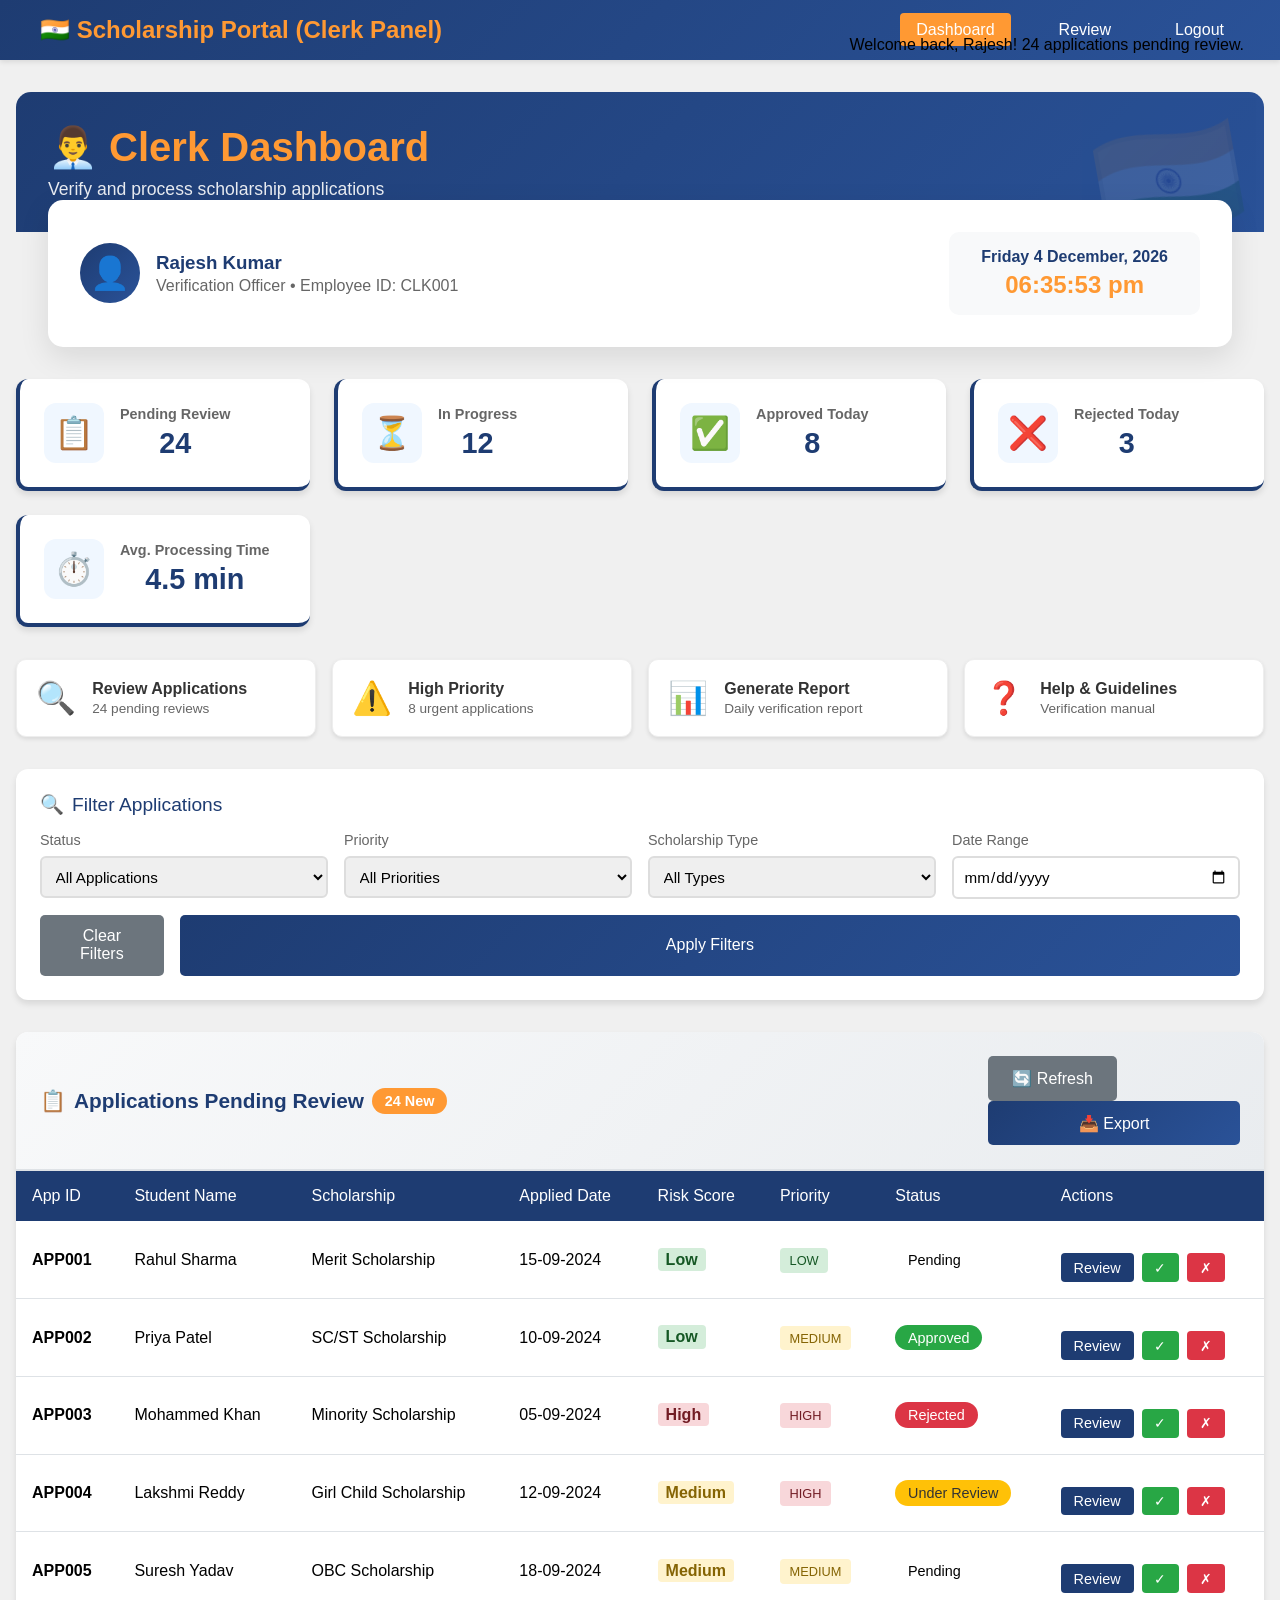
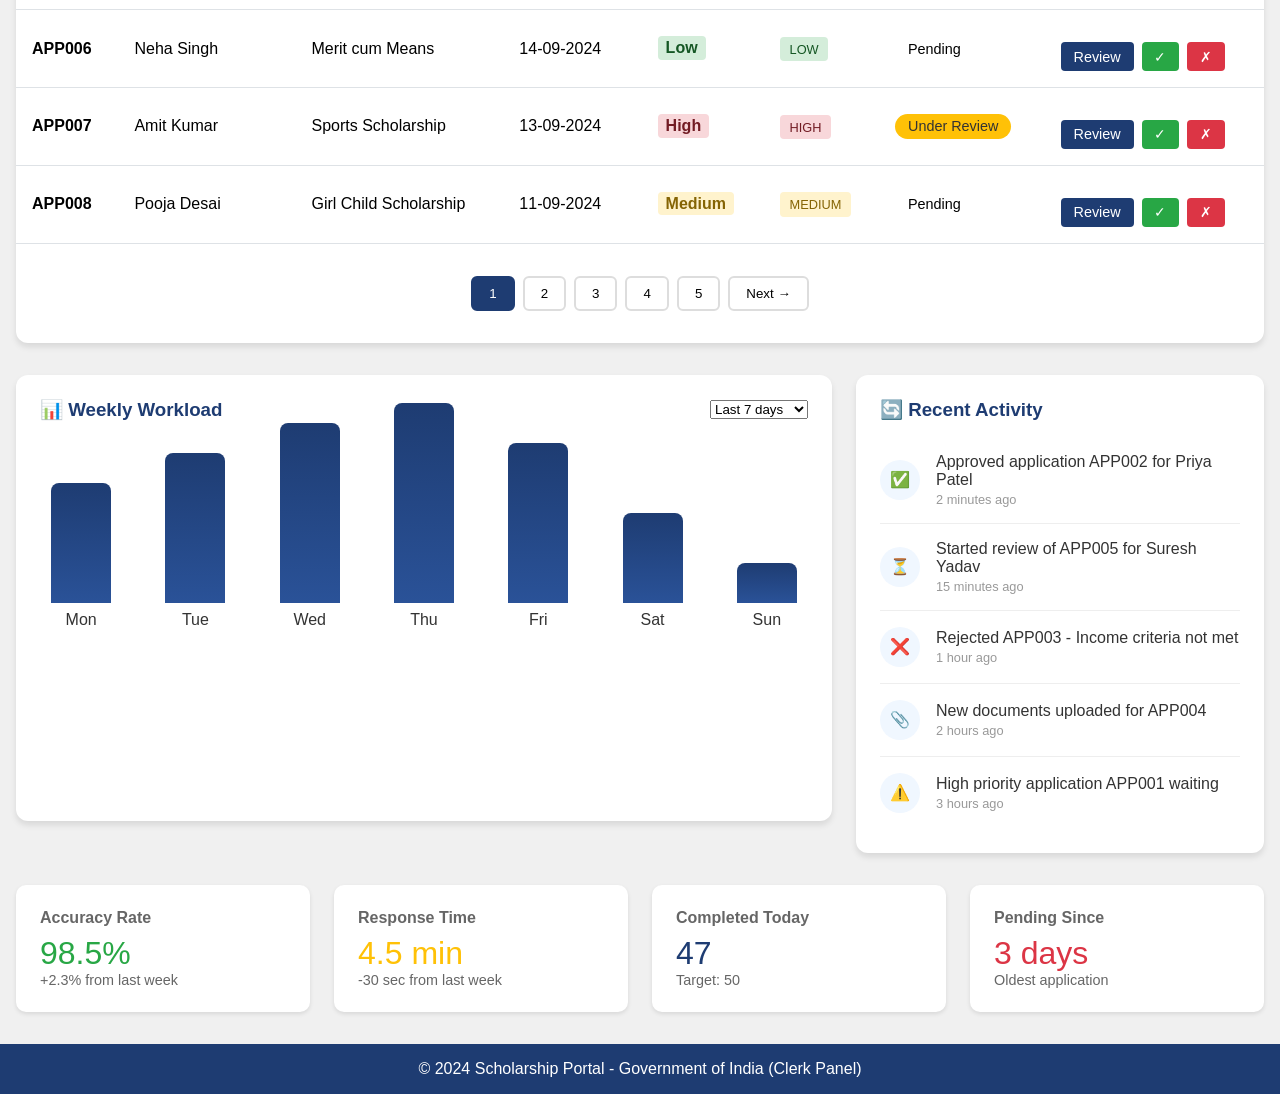
<file: Frontend/pages/clerk_dashboard.html>
<!DOCTYPE html>
<html lang="en">
<head>
    <meta charset="UTF-8">
    <meta name="viewport" content="width=device-width, initial-scale=1.0">
    <title>Clerk Dashboard - Scholarship Portal</title>
    <link rel="stylesheet" href="../css/style.css">
    <style>
        /* Additional styles for clerk dashboard */
        .clerk-container {
            max-width: 1400px;
            margin: 2rem auto;
            padding: 0 1rem;
        }
        
        /* Header */
        .clerk-header {
            background: linear-gradient(135deg, #1e3c72, #2a5298);
            color: white;
            padding: 2rem;
            border-radius: 15px 15px 0 0;
            position: relative;
            overflow: hidden;
        }
        
        .clerk-header::before {
            content: "🇮🇳";
            position: absolute;
            right: 20px;
            bottom: -20px;
            font-size: 120px;
            opacity: 0.1;
            transform: rotate(-10deg);
        }
        
        .clerk-header h1 {
            font-size: 2.5rem;
            margin-bottom: 0.5rem;
            color: #ff9933;
        }
        
        .clerk-header p {
            opacity: 0.9;
            font-size: 1.1rem;
        }
        
        /* Welcome Banner */
        .welcome-banner {
            background: white;
            padding: 2rem;
            border-radius: 15px;
            box-shadow: 0 10px 30px rgba(0,0,0,0.1);
            margin: -2rem 2rem 2rem;
            position: relative;
            z-index: 10;
            display: flex;
            justify-content: space-between;
            align-items: center;
            flex-wrap: wrap;
            gap: 1rem;
        }
        
        .clerk-info {
            display: flex;
            align-items: center;
            gap: 1rem;
        }
        
        .clerk-avatar {
            width: 60px;
            height: 60px;
            background: linear-gradient(135deg, #1e3c72, #2a5298);
            border-radius: 50%;
            display: flex;
            align-items: center;
            justify-content: center;
            color: white;
            font-size: 2rem;
        }
        
        .clerk-details h3 {
            color: #1e3c72;
            margin-bottom: 0.2rem;
        }
        
        .clerk-details p {
            color: #666;
        }
        
        .date-time {
            background: #f8f9fa;
            padding: 1rem 2rem;
            border-radius: 10px;
            text-align: center;
        }
        
        .date-time .date {
            color: #1e3c72;
            font-weight: bold;
            margin-bottom: 0.3rem;
        }
        
        .date-time .time {
            font-size: 1.5rem;
            font-weight: bold;
            color: #ff9933;
        }
        
        /* Stats Cards */
        .stats-grid {
            display: grid;
            grid-template-columns: repeat(auto-fit, minmax(250px, 1fr));
            gap: 1.5rem;
            margin-bottom: 2rem;
        }
        
        .stat-card {
            background: white;
            padding: 1.5rem;
            border-radius: 12px;
            box-shadow: 0 4px 6px rgba(0,0,0,0.1);
            display: flex;
            align-items: center;
            gap: 1rem;
            transition: transform 0.3s;
            border-left: 4px solid #1e3c72;
        }
        
        .stat-card:hover {
            transform: translateY(-5px);
        }
        
        .stat-icon {
            width: 60px;
            height: 60px;
            background: #f0f7ff;
            border-radius: 12px;
            display: flex;
            align-items: center;
            justify-content: center;
            font-size: 2rem;
            color: #1e3c72;
        }
        
        .stat-details h3 {
            color: #666;
            font-size: 0.9rem;
            margin-bottom: 0.3rem;
        }
        
        .stat-number {
            font-size: 1.8rem;
            font-weight: bold;
            color: #1e3c72;
        }
        
        /* Quick Actions */
        .quick-actions {
            display: grid;
            grid-template-columns: repeat(auto-fit, minmax(200px, 1fr));
            gap: 1rem;
            margin-bottom: 2rem;
        }
        
        .action-card {
            background: white;
            padding: 1.2rem;
            border-radius: 10px;
            box-shadow: 0 2px 4px rgba(0,0,0,0.1);
            display: flex;
            align-items: center;
            gap: 1rem;
            cursor: pointer;
            transition: all 0.3s;
            border: 1px solid #eee;
        }
        
        .action-card:hover {
            transform: translateX(5px);
            box-shadow: 0 4px 8px rgba(0,0,0,0.15);
            border-color: #1e3c72;
        }
        
        .action-icon {
            font-size: 2rem;
        }
        
        .action-text h4 {
            color: #333;
            margin-bottom: 0.2rem;
        }
        
        .action-text p {
            color: #666;
            font-size: 0.85rem;
        }
        
        /* Filter Section */
        .filter-section {
            background: white;
            padding: 1.5rem;
            border-radius: 12px;
            margin-bottom: 2rem;
            box-shadow: 0 4px 6px rgba(0,0,0,0.1);
        }
        
        .filter-title {
            color: #1e3c72;
            margin-bottom: 1rem;
            font-size: 1.2rem;
            display: flex;
            align-items: center;
            gap: 0.5rem;
        }
        
        .filter-grid {
            display: grid;
            grid-template-columns: repeat(auto-fit, minmax(200px, 1fr));
            gap: 1rem;
            margin-bottom: 1rem;
        }
        
        .filter-group {
            display: flex;
            flex-direction: column;
            gap: 0.5rem;
        }
        
        .filter-group label {
            color: #666;
            font-size: 0.9rem;
            font-weight: 500;
        }
        
        .filter-group select, .filter-group input {
            padding: 0.6rem;
            border: 2px solid #ddd;
            border-radius: 6px;
            font-size: 0.95rem;
        }
        
        .filter-group select:focus, .filter-group input:focus {
            border-color: #1e3c72;
            outline: none;
        }
        
        .filter-actions {
            display: flex;
            gap: 1rem;
            justify-content: flex-end;
        }
        
        /* Applications Table */
        .table-container {
            background: white;
            border-radius: 12px;
            box-shadow: 0 4px 6px rgba(0,0,0,0.1);
            overflow: hidden;
            margin-bottom: 2rem;
        }
        
        .table-header {
            padding: 1.5rem;
            background: linear-gradient(135deg, #f8f9fa, #e9ecef);
            border-bottom: 2px solid #dee2e6;
            display: flex;
            justify-content: space-between;
            align-items: center;
            flex-wrap: wrap;
            gap: 1rem;
        }
        
        .table-header h2 {
            color: #1e3c72;
            font-size: 1.3rem;
            display: flex;
            align-items: center;
            gap: 0.5rem;
        }
        
        .table-header .badge {
            background: #ff9933;
            color: white;
            padding: 0.3rem 0.8rem;
            border-radius: 20px;
            font-size: 0.9rem;
        }
        
        table {
            width: 100%;
            border-collapse: collapse;
        }
        
        table th {
            background: #1e3c72;
            color: white;
            padding: 1rem;
            text-align: left;
            font-weight: 500;
        }
        
        table td {
            padding: 1rem;
            border-bottom: 1px solid #dee2e6;
        }
        
        table tbody tr:hover {
            background: #f8f9fa;
            cursor: pointer;
        }
        
        .priority-high {
            background: #f8d7da;
            color: #721c24;
            padding: 0.3rem 0.6rem;
            border-radius: 4px;
            font-size: 0.8rem;
            font-weight: 500;
        }
        
        .priority-medium {
            background: #fff3cd;
            color: #856404;
            padding: 0.3rem 0.6rem;
            border-radius: 4px;
            font-size: 0.8rem;
            font-weight: 500;
        }
        
        .priority-low {
            background: #d4edda;
            color: #155724;
            padding: 0.3rem 0.6rem;
            border-radius: 4px;
            font-size: 0.8rem;
            font-weight: 500;
        }
        
        .action-buttons {
            display: flex;
            gap: 0.5rem;
        }
        
        .btn-icon {
            padding: 0.4rem 0.8rem;
            border: none;
            border-radius: 4px;
            cursor: pointer;
            font-size: 0.9rem;
            transition: all 0.3s;
        }
        
        .btn-icon.review {
            background: #1e3c72;
            color: white;
        }
        
        .btn-icon.review:hover {
            background: #2a5298;
        }
        
        .btn-icon.approve {
            background: #28a745;
            color: white;
        }
        
        .btn-icon.reject {
            background: #dc3545;
            color: white;
        }
        
        /* Workload Chart */
        .chart-container {
            background: white;
            padding: 1.5rem;
            border-radius: 12px;
            box-shadow: 0 4px 6px rgba(0,0,0,0.1);
            margin-bottom: 2rem;
        }
        
        .chart-header {
            display: flex;
            justify-content: space-between;
            align-items: center;
            margin-bottom: 1.5rem;
        }
        
        .chart-header h3 {
            color: #1e3c72;
        }
        
        .chart-bars {
            display: flex;
            align-items: flex-end;
            gap: 2rem;
            height: 200px;
            padding: 1rem 0;
        }
        
        .bar-container {
            flex: 1;
            display: flex;
            flex-direction: column;
            align-items: center;
            gap: 0.5rem;
        }
        
        .bar {
            width: 60px;
            background: linear-gradient(180deg, #1e3c72, #2a5298);
            border-radius: 8px 8px 0 0;
            transition: height 0.3s;
            position: relative;
        }
        
        .bar:hover {
            background: linear-gradient(180deg, #2a5298, #1e3c72);
        }
        
        .bar-label {
            font-weight: 500;
            color: #333;
        }
        
        .bar-value {
            position: absolute;
            top: -25px;
            left: 50%;
            transform: translateX(-50%);
            background: #333;
            color: white;
            padding: 0.2rem 0.5rem;
            border-radius: 4px;
            font-size: 0.8rem;
            display: none;
        }
        
        .bar:hover .bar-value {
            display: block;
        }
        
        /* Recent Activity */
        .activity-feed {
            background: white;
            padding: 1.5rem;
            border-radius: 12px;
            box-shadow: 0 4px 6px rgba(0,0,0,0.1);
        }
        
        .activity-item {
            display: flex;
            align-items: center;
            gap: 1rem;
            padding: 1rem 0;
            border-bottom: 1px solid #eee;
        }
        
        .activity-item:last-child {
            border-bottom: none;
        }
        
        .activity-icon {
            width: 40px;
            height: 40px;
            background: #f0f7ff;
            border-radius: 50%;
            display: flex;
            align-items: center;
            justify-content: center;
            color: #1e3c72;
        }
        
        .activity-details {
            flex: 1;
        }
        
        .activity-text {
            color: #333;
            margin-bottom: 0.2rem;
        }
        
        .activity-time {
            color: #999;
            font-size: 0.8rem;
        }
        
        /* Pagination */
        .pagination {
            display: flex;
            justify-content: center;
            gap: 0.5rem;
            margin: 2rem 0;
        }
        
        .page-btn {
            padding: 0.5rem 1rem;
            border: 2px solid #ddd;
            background: white;
            border-radius: 6px;
            cursor: pointer;
            transition: all 0.3s;
        }
        
        .page-btn:hover, .page-btn.active {
            background: #1e3c72;
            color: white;
            border-color: #1e3c72;
        }
        
        /* Responsive */
        @media (max-width: 768px) {
            .clerk-header h1 {
                font-size: 2rem;
            }
            
            .welcome-banner {
                margin: 1rem;
                flex-direction: column;
                text-align: center;
            }
            
            .filter-grid {
                grid-template-columns: 1fr;
            }
            
            .filter-actions {
                flex-direction: column;
            }
            
            table {
                display: block;
                overflow-x: auto;
            }
            
            .chart-bars {
                gap: 1rem;
            }
            
            .bar {
                width: 40px;
            }
        }
    </style>
</head>
<body>
    <!-- Navigation Bar -->
    <nav class="navbar">
        <div class="nav-container">
            <div class="logo">
                <span>🇮🇳 Scholarship Portal (Clerk Panel)</span>
            </div>
            <ul class="nav-links">
                <li><a href="clerk_dashboard.html" class="active">Dashboard</a></li>
                <li><a href="review_application.html">Review</a></li>
                <li><a href="#" onclick="logout()">Logout</a></li>
            </ul>
        </div>
    </nav>

    <div class="clerk-container">
        <!-- Loading Spinner -->
        <div id="loadingSpinner" class="spinner"></div>

        <!-- Header -->
        <div class="clerk-header">
            <h1>👨‍💼 Clerk Dashboard</h1>
            <p>Verify and process scholarship applications</p>
        </div>

        <!-- Welcome Banner -->
        <div class="welcome-banner">
            <div class="clerk-info">
                <div class="clerk-avatar">👤</div>
                <div class="clerk-details">
                    <h3>Rajesh Kumar</h3>
                    <p>Verification Officer • Employee ID: CLK001</p>
                </div>
            </div>
            <div class="date-time">
                <div class="date" id="currentDate"></div>
                <div class="time" id="currentTime"></div>
            </div>
        </div>

        <!-- Stats Cards -->
        <div class="stats-grid">
            <div class="stat-card">
                <div class="stat-icon">📋</div>
                <div class="stat-details">
                    <h3>Pending Review</h3>
                    <div class="stat-number">24</div>
                </div>
            </div>
            <div class="stat-card">
                <div class="stat-icon">⏳</div>
                <div class="stat-details">
                    <h3>In Progress</h3>
                    <div class="stat-number">12</div>
                </div>
            </div>
            <div class="stat-card">
                <div class="stat-icon">✅</div>
                <div class="stat-details">
                    <h3>Approved Today</h3>
                    <div class="stat-number">8</div>
                </div>
            </div>
            <div class="stat-card">
                <div class="stat-icon">❌</div>
                <div class="stat-details">
                    <h3>Rejected Today</h3>
                    <div class="stat-number">3</div>
                </div>
            </div>
            <div class="stat-card">
                <div class="stat-icon">⏱️</div>
                <div class="stat-details">
                    <h3>Avg. Processing Time</h3>
                    <div class="stat-number">4.5 min</div>
                </div>
            </div>
        </div>

        <!-- Quick Actions -->
        <div class="quick-actions">
            <div class="action-card" onclick="window.location.href='review_application.html'">
                <div class="action-icon">🔍</div>
                <div class="action-text">
                    <h4>Review Applications</h4>
                    <p>24 pending reviews</p>
                </div>
            </div>
            <div class="action-card" onclick="filterByStatus('high')">
                <div class="action-icon">⚠️</div>
                <div class="action-text">
                    <h4>High Priority</h4>
                    <p>8 urgent applications</p>
                </div>
            </div>
            <div class="action-card" onclick="exportReport()">
                <div class="action-icon">📊</div>
                <div class="action-text">
                    <h4>Generate Report</h4>
                    <p>Daily verification report</p>
                </div>
            </div>
            <div class="action-card" onclick="showHelp()">
                <div class="action-icon">❓</div>
                <div class="action-text">
                    <h4>Help & Guidelines</h4>
                    <p>Verification manual</p>
                </div>
            </div>
        </div>

        <!-- Filter Section -->
        <div class="filter-section">
            <div class="filter-title">
                <span>🔍</span> Filter Applications
            </div>
            <div class="filter-grid">
                <div class="filter-group">
                    <label>Status</label>
                    <select id="statusFilter" onchange="filterApplications()">
                        <option value="all">All Applications</option>
                        <option value="pending">Pending Review</option>
                        <option value="review">Under Review</option>
                        <option value="approved">Approved</option>
                        <option value="rejected">Rejected</option>
                    </select>
                </div>
                <div class="filter-group">
                    <label>Priority</label>
                    <select id="priorityFilter" onchange="filterApplications()">
                        <option value="all">All Priorities</option>
                        <option value="high">High Priority</option>
                        <option value="medium">Medium Priority</option>
                        <option value="low">Low Priority</option>
                    </select>
                </div>
                <div class="filter-group">
                    <label>Scholarship Type</label>
                    <select id="typeFilter" onchange="filterApplications()">
                        <option value="all">All Types</option>
                        <option value="merit">Merit Based</option>
                        <option value="need">Need Based</option>
                        <option value="category">Category Based</option>
                    </select>
                </div>
                <div class="filter-group">
                    <label>Date Range</label>
                    <input type="date" id="dateFilter" onchange="filterApplications()">
                </div>
            </div>
            <div class="filter-actions">
                <button class="btn btn-secondary" onclick="clearFilters()">Clear Filters</button>
                <button class="btn btn-primary" onclick="applyFilters()">Apply Filters</button>
            </div>
        </div>

        <!-- Applications Table -->
        <div class="table-container">
            <div class="table-header">
                <h2>
                    <span>📋</span> Applications Pending Review
                    <span class="badge">24 New</span>
                </h2>
                <div>
                    <button class="btn btn-secondary" onclick="refreshTable()">🔄 Refresh</button>
                    <button class="btn btn-primary" onclick="exportTable()">📥 Export</button>
                </div>
            </div>
            <table id="applicationsTable">
                <thead>
                    <tr>
                        <th>App ID</th>
                        <th>Student Name</th>
                        <th>Scholarship</th>
                        <th>Applied Date</th>
                        <th>Risk Score</th>
                        <th>Priority</th>
                        <th>Status</th>
                        <th>Actions</th>
                    </tr>
                </thead>
                <tbody id="tableBody">
                    <!-- Table rows will be loaded here -->
                </tbody>
            </table>
            <!-- Pagination -->
            <div class="pagination" id="pagination">
                <button class="page-btn active">1</button>
                <button class="page-btn">2</button>
                <button class="page-btn">3</button>
                <button class="page-btn">4</button>
                <button class="page-btn">5</button>
                <button class="page-btn">Next →</button>
            </div>
        </div>

        <!-- Workload Chart and Activity Feed -->
        <div style="display: grid; grid-template-columns: 2fr 1fr; gap: 1.5rem; margin-bottom: 2rem;">
            <!-- Workload Chart -->
            <div class="chart-container">
                <div class="chart-header">
                    <h3>📊 Weekly Workload</h3>
                    <select onchange="updateChart()">
                        <option>Last 7 days</option>
                        <option>Last 30 days</option>
                        <option>This month</option>
                    </select>
                </div>
                <div class="chart-bars" id="workloadChart">
                    <div class="bar-container">
                        <div class="bar" style="height: 120px;">
                            <span class="bar-value">12</span>
                        </div>
                        <span class="bar-label">Mon</span>
                    </div>
                    <div class="bar-container">
                        <div class="bar" style="height: 150px;">
                            <span class="bar-value">15</span>
                        </div>
                        <span class="bar-label">Tue</span>
                    </div>
                    <div class="bar-container">
                        <div class="bar" style="height: 180px;">
                            <span class="bar-value">18</span>
                        </div>
                        <span class="bar-label">Wed</span>
                    </div>
                    <div class="bar-container">
                        <div class="bar" style="height: 200px;">
                            <span class="bar-value">20</span>
                        </div>
                        <span class="bar-label">Thu</span>
                    </div>
                    <div class="bar-container">
                        <div class="bar" style="height: 160px;">
                            <span class="bar-value">16</span>
                        </div>
                        <span class="bar-label">Fri</span>
                    </div>
                    <div class="bar-container">
                        <div class="bar" style="height: 90px;">
                            <span class="bar-value">9</span>
                        </div>
                        <span class="bar-label">Sat</span>
                    </div>
                    <div class="bar-container">
                        <div class="bar" style="height: 40px;">
                            <span class="bar-value">4</span>
                        </div>
                        <span class="bar-label">Sun</span>
                    </div>
                </div>
            </div>

            <!-- Recent Activity -->
            <div class="activity-feed">
                <h3 style="color: #1e3c72; margin-bottom: 1rem;">🔄 Recent Activity</h3>
                <div id="activityFeed">
                    <div class="activity-item">
                        <div class="activity-icon">✅</div>
                        <div class="activity-details">
                            <div class="activity-text">Approved application APP002 for Priya Patel</div>
                            <div class="activity-time">2 minutes ago</div>
                        </div>
                    </div>
                    <div class="activity-item">
                        <div class="activity-icon">⏳</div>
                        <div class="activity-details">
                            <div class="activity-text">Started review of APP005 for Suresh Yadav</div>
                            <div class="activity-time">15 minutes ago</div>
                        </div>
                    </div>
                    <div class="activity-item">
                        <div class="activity-icon">❌</div>
                        <div class="activity-details">
                            <div class="activity-text">Rejected APP003 - Income criteria not met</div>
                            <div class="activity-time">1 hour ago</div>
                        </div>
                    </div>
                    <div class="activity-item">
                        <div class="activity-icon">📎</div>
                        <div class="activity-details">
                            <div class="activity-text">New documents uploaded for APP004</div>
                            <div class="activity-time">2 hours ago</div>
                        </div>
                    </div>
                    <div class="activity-item">
                        <div class="activity-icon">⚠️</div>
                        <div class="activity-details">
                            <div class="activity-text">High priority application APP001 waiting</div>
                            <div class="activity-time">3 hours ago</div>
                        </div>
                    </div>
                </div>
            </div>
        </div>

        <!-- Performance Metrics -->
        <div style="display: grid; grid-template-columns: repeat(4, 1fr); gap: 1.5rem;">
            <div style="background: white; padding: 1.5rem; border-radius: 10px; box-shadow: 0 2px 4px rgba(0,0,0,0.1);">
                <h4 style="color: #666; margin-bottom: 0.5rem;">Accuracy Rate</h4>
                <div style="font-size: 2rem; color: #28a745;">98.5%</div>
                <div style="color: #666; font-size: 0.9rem;">+2.3% from last week</div>
            </div>
            <div style="background: white; padding: 1.5rem; border-radius: 10px; box-shadow: 0 2px 4px rgba(0,0,0,0.1);">
                <h4 style="color: #666; margin-bottom: 0.5rem;">Response Time</h4>
                <div style="font-size: 2rem; color: #ffc107;">4.5 min</div>
                <div style="color: #666; font-size: 0.9rem;">-30 sec from last week</div>
            </div>
            <div style="background: white; padding: 1.5rem; border-radius: 10px; box-shadow: 0 2px 4px rgba(0,0,0,0.1);">
                <h4 style="color: #666; margin-bottom: 0.5rem;">Completed Today</h4>
                <div style="font-size: 2rem; color: #1e3c72;">47</div>
                <div style="color: #666; font-size: 0.9rem;">Target: 50</div>
            </div>
            <div style="background: white; padding: 1.5rem; border-radius: 10px; box-shadow: 0 2px 4px rgba(0,0,0,0.1);">
                <h4 style="color: #666; margin-bottom: 0.5rem;">Pending Since</h4>
                <div style="font-size: 2rem; color: #dc3545;">3 days</div>
                <div style="color: #666; font-size: 0.9rem;">Oldest application</div>
            </div>
        </div>
    </div>

    <!-- Footer -->
    <footer class="footer">
        <p>© 2024  Scholarship Portal - Government of India (Clerk Panel)</p>
    </footer>

    <script src="../js/script.js"></script>
    <script>
        // Sample applications data
        const applications = [
            {
                id: 'APP001',
                name: 'Rahul Sharma',
                scholarship: ' Merit Scholarship',
                date: '15-09-2024',
                risk: 'Low',
                priority: 'low',
                status: 'pending'
            },
            {
                id: 'APP002',
                name: 'Priya Patel',
                scholarship: 'SC/ST Scholarship',
                date: '10-09-2024',
                risk: 'Low',
                priority: 'medium',
                status: 'approved'
            },
            {
                id: 'APP003',
                name: 'Mohammed Khan',
                scholarship: 'Minority Scholarship',
                date: '05-09-2024',
                risk: 'High',
                priority: 'high',
                status: 'rejected'
            },
            {
                id: 'APP004',
                name: 'Lakshmi Reddy',
                scholarship: 'Girl Child Scholarship',
                date: '12-09-2024',
                risk: 'Medium',
                priority: 'high',
                status: 'review'
            },
            {
                id: 'APP005',
                name: 'Suresh Yadav',
                scholarship: 'OBC Scholarship',
                date: '18-09-2024',
                risk: 'Medium',
                priority: 'medium',
                status: 'pending'
            },
            {
                id: 'APP006',
                name: 'Neha Singh',
                scholarship: 'Merit cum Means',
                date: '14-09-2024',
                risk: 'Low',
                priority: 'low',
                status: 'pending'
            },
            {
                id: 'APP007',
                name: 'Amit Kumar',
                scholarship: 'Sports Scholarship',
                date: '13-09-2024',
                risk: 'High',
                priority: 'high',
                status: 'review'
            },
            {
                id: 'APP008',
                name: 'Pooja Desai',
                scholarship: 'Girl Child Scholarship',
                date: '11-09-2024',
                risk: 'Medium',
                priority: 'medium',
                status: 'pending'
            }
        ];

        // Load applications table
        function loadApplications() {
            const tbody = document.getElementById('tableBody');
            tbody.innerHTML = '';
            
            applications.forEach(app => {
                const row = document.createElement('tr');
                row.onclick = () => window.location.href = `review_application.html?id=${app.id}`;
                
                row.innerHTML = `
                    <td><strong>${app.id}</strong></td>
                    <td>${app.name}</td>
                    <td>${app.scholarship}</td>
                    <td>${app.date}</td>
                    <td><span class="risk-score risk-${app.risk.toLowerCase()}">${app.risk}</span></td>
                    <td><span class="priority-${app.priority}">${app.priority.toUpperCase()}</span></td>
                    <td><span class="status-badge status-${app.status}">${getStatusText(app.status)}</span></td>
                    <td>
                        <div class="action-buttons" onclick="event.stopPropagation()">
                            <button class="btn-icon review" onclick="reviewApplication('${app.id}')">Review</button>
                            <button class="btn-icon approve" onclick="quickApprove('${app.id}')">✓</button>
                            <button class="btn-icon reject" onclick="quickReject('${app.id}')">✗</button>
                        </div>
                    </td>
                `;
                
                tbody.appendChild(row);
            });
        }

        // Get status text
        function getStatusText(status) {
            const statusMap = {
                'pending': 'Pending',
                'review': 'Under Review',
                'approved': 'Approved',
                'rejected': 'Rejected'
            };
            return statusMap[status] || status;
        }

        // Update date and time
        function updateDateTime() {
            const now = new Date();
            
            const dateOptions = { weekday: 'long', year: 'numeric', month: 'long', day: 'numeric' };
            document.getElementById('currentDate').textContent = now.toLocaleDateString('en-IN', dateOptions);
            
            const timeOptions = { hour: '2-digit', minute: '2-digit', second: '2-digit' };
            document.getElementById('currentTime').textContent = now.toLocaleTimeString('en-IN', timeOptions);
        }

        // Filter applications
        function filterApplications() {
            const status = document.getElementById('statusFilter').value;
            const priority = document.getElementById('priorityFilter').value;
            
            showAlert('Filters applied', 'success');
        }

        // Clear filters
        function clearFilters() {
            document.getElementById('statusFilter').value = 'all';
            document.getElementById('priorityFilter').value = 'all';
            document.getElementById('typeFilter').value = 'all';
            document.getElementById('dateFilter').value = '';
            
            showAlert('Filters cleared', 'info');
        }

        // Apply filters
        function applyFilters() {
            showLoading();
            setTimeout(() => {
                hideLoading();
                filterApplications();
            }, 1000);
        }

        // Review application
        function reviewApplication(id) {
            window.location.href = `review_application.html?id=${id}`;
        }

        // Quick approve
        function quickApprove(id) {
            if (confirm(`Approve application ${id}?`)) {
                showAlert(`Application ${id} approved successfully!`, 'success');
            }
        }

        // Quick reject
        function quickReject(id) {
            if (confirm(`Reject application ${id}?`)) {
                showAlert(`Application ${id} rejected`, 'warning');
            }
        }

        // Filter by priority
        function filterByPriority(priority) {
            document.getElementById('priorityFilter').value = priority;
            filterApplications();
        }

        // Refresh table
        function refreshTable() {
            showLoading();
            setTimeout(() => {
                hideLoading();
                showAlert('Table refreshed', 'success');
            }, 1000);
        }

        // Export table
        function exportTable() {
            showAlert('Exporting applications data...', 'info');
            setTimeout(() => {
                showAlert('Export completed!', 'success');
            }, 1500);
        }

        // Export report
        function exportReport() {
            showAlert('Generating verification report...', 'info');
            setTimeout(() => {
                showAlert('Report generated successfully!', 'success');
            }, 2000);
        }

        // Update chart
        function updateChart() {
            showAlert('Chart updated', 'success');
        }

        // Show help
        function showHelp() {
            alert('Verification Guidelines:\n\n1. Verify all documents carefully\n2. Check income certificates against income declared\n3. Verify educational documents with original\n4. Flag any discrepancies\n5. Add remarks for rejected applications');
        }

        // Show alert
        function showAlert(message, type) {
            const alertDiv = document.createElement('div');
            alertDiv.className = `alert alert-${type}`;
            alertDiv.style.position = 'fixed';
            alertDiv.style.top = '20px';
            alertDiv.style.right = '20px';
            alertDiv.style.zIndex = '1000';
            alertDiv.style.minWidth = '300px';
            alertDiv.textContent = message;
            
            document.body.appendChild(alertDiv);
            
            setTimeout(() => {
                alertDiv.remove();
            }, 3000);
        }

        // Initialize on page load
        document.addEventListener('DOMContentLoaded', function() {
            loadApplications();
            updateDateTime();
            setInterval(updateDateTime, 1000);
            
            // Show welcome message
            setTimeout(() => {
                showAlert('Welcome back, Rajesh! 24 applications pending review.', 'info');
            }, 500);
        });
    </script>
</body>
</html>
</file>
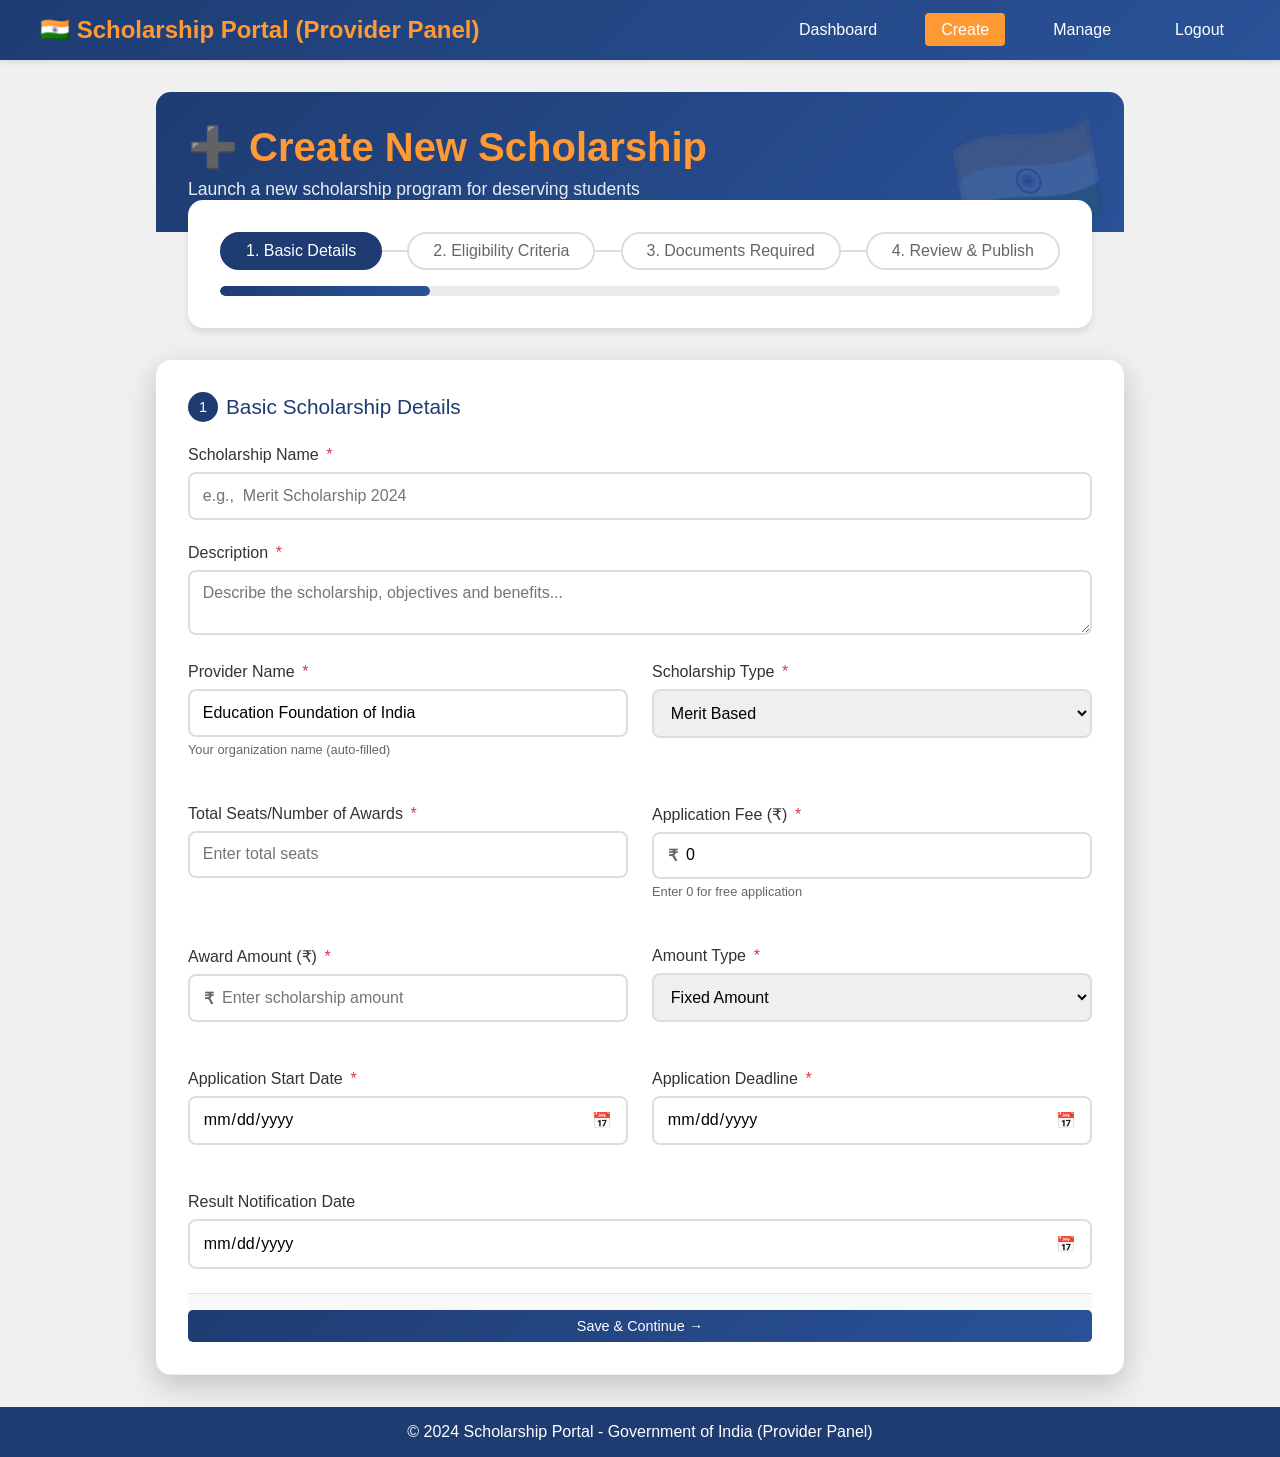
<file: Frontend/pages/create_scholarship.html>
<!DOCTYPE html>
<html lang="en">
<head>
    <meta charset="UTF-8">
    <meta name="viewport" content="width=device-width, initial-scale=1.0">
    <title>Create Scholarship -  Scholarship Portal</title>
    <link rel="stylesheet" href="../css/style.css">
    <style>
        /* Additional styles for create scholarship page */
        .create-container {
            max-width: 1000px;
            margin: 2rem auto;
            padding: 0 1rem;
        }
        
        /* Header */
        .create-header {
            background: linear-gradient(135deg, #1e3c72, #2a5298);
            color: white;
            padding: 2rem;
            border-radius: 15px 15px 0 0;
            position: relative;
            overflow: hidden;
        }
        
        .create-header::before {
            content: "🇮🇳";
            position: absolute;
            right: 20px;
            bottom: -20px;
            font-size: 120px;
            opacity: 0.1;
            transform: rotate(-10deg);
        }
        
        .create-header h1 {
            font-size: 2.5rem;
            margin-bottom: 0.5rem;
            color: #ff9933;
        }
        
        .create-header p {
            opacity: 0.9;
            font-size: 1.1rem;
        }
        
        /* Progress Bar */
        .progress-section {
            background: white;
            padding: 2rem;
            border-radius: 15px;
            box-shadow: 0 4px 6px rgba(0,0,0,0.1);
            margin: -2rem 2rem 2rem;
            position: relative;
            z-index: 10;
        }
        
        .progress-steps {
            display: flex;
            justify-content: space-between;
            margin-bottom: 1rem;
            position: relative;
        }
        
        .progress-steps::before {
            content: '';
            position: absolute;
            top: 50%;
            left: 0;
            right: 0;
            height: 2px;
            background: #ddd;
            transform: translateY(-50%);
            z-index: 1;
        }
        
        .step {
            background: white;
            padding: 0.5rem 1.5rem;
            border-radius: 20px;
            font-weight: 500;
            color: #666;
            position: relative;
            z-index: 2;
            border: 2px solid #ddd;
        }
        
        .step.active {
            background: #1e3c72;
            color: white;
            border-color: #1e3c72;
        }
        
        .step.completed {
            background: #28a745;
            color: white;
            border-color: #28a745;
        }
        
        .progress-bar {
            height: 10px;
            background: #e9ecef;
            border-radius: 5px;
            overflow: hidden;
        }
        
        .progress-fill {
            height: 100%;
            background: linear-gradient(90deg, #1e3c72, #2a5298);
            width: 33%;
            border-radius: 5px;
            transition: width 0.3s ease;
        }
        
        /* Form Card */
        .form-card {
            background: white;
            border-radius: 15px;
            box-shadow: 0 10px 30px rgba(0,0,0,0.2);
            overflow: hidden;
            margin-bottom: 2rem;
        }
        
        .form-section {
            padding: 2rem;
            border-bottom: 1px solid #eee;
        }
        
        .section-title {
            color: #1e3c72;
            font-size: 1.3rem;
            margin-bottom: 1.5rem;
            display: flex;
            align-items: center;
            gap: 0.5rem;
        }
        
        .section-title span {
            background: #1e3c72;
            color: white;
            width: 30px;
            height: 30px;
            display: flex;
            align-items: center;
            justify-content: center;
            border-radius: 50%;
            font-size: 0.9rem;
        }
        
        .form-row {
            display: grid;
            grid-template-columns: 1fr 1fr;
            gap: 1.5rem;
            margin-bottom: 1.5rem;
        }
        
        .form-group {
            margin-bottom: 1.5rem;
        }
        
        .form-group label {
            display: block;
            margin-bottom: 0.5rem;
            color: #333;
            font-weight: 500;
        }
        
        .form-group label .required {
            color: #dc3545;
            margin-left: 0.2rem;
        }
        
        .form-group input,
        .form-group select,
        .form-group textarea {
            width: 100%;
            padding: 0.8rem;
            border: 2px solid #ddd;
            border-radius: 8px;
            font-size: 1rem;
            transition: all 0.3s;
        }
        
        .form-group input:focus,
        .form-group select:focus,
        .form-group textarea:focus {
            outline: none;
            border-color: #1e3c72;
            box-shadow: 0 0 0 3px rgba(30,60,114,0.1);
        }
        
        .form-group input.error,
        .form-group select.error,
        .form-group textarea.error {
            border-color: #dc3545;
        }
        
        .input-hint {
            font-size: 0.8rem;
            color: #666;
            margin-top: 0.3rem;
        }
        
        /* Document Requirements */
        .docs-grid {
            display: grid;
            grid-template-columns: repeat(auto-fit, minmax(200px, 1fr));
            gap: 1rem;
            margin: 1.5rem 0;
        }
        
        .doc-checkbox {
            background: #f8f9fa;
            padding: 1rem;
            border-radius: 8px;
            display: flex;
            align-items: center;
            gap: 0.5rem;
            border: 2px solid transparent;
            transition: all 0.3s;
        }
        
        .doc-checkbox:hover {
            border-color: #1e3c72;
        }
        
        .doc-checkbox input[type="checkbox"] {
            width: 20px;
            height: 20px;
        }
        
        .doc-checkbox label {
            flex: 1;
            font-weight: 500;
            color: #333;
        }
        
        /* Eligibility Section */
        .eligibility-group {
            background: #f8f9fa;
            padding: 1.5rem;
            border-radius: 10px;
            margin-bottom: 1.5rem;
        }
        
        .radio-group {
            display: flex;
            gap: 1rem;
            flex-wrap: wrap;
        }
        
        .radio-option {
            display: flex;
            align-items: center;
            gap: 0.5rem;
            background: white;
            padding: 0.5rem 1rem;
            border-radius: 6px;
            border: 2px solid #ddd;
        }
        
        .radio-option input[type="radio"] {
            width: 18px;
            height: 18px;
        }
        
        /* Amount Input */
        .amount-input {
            position: relative;
        }
        
        .amount-input::before {
            content: '₹';
            position: absolute;
            left: 1rem;
            top: 50%;
            transform: translateY(-50%);
            color: #666;
            font-weight: bold;
        }
        
        .amount-input input {
            padding-left: 2rem;
        }
        
        /* Date Picker */
        .date-input {
            position: relative;
        }
        
        .date-input::after {
            content: '📅';
            position: absolute;
            right: 1rem;
            top: 50%;
            transform: translateY(-50%);
            color: #666;
        }
        
        /* Preview Card */
        .preview-card {
            background: white;
            border-radius: 15px;
            padding: 2rem;
            box-shadow: 0 4px 6px rgba(0,0,0,0.1);
            margin-top: 2rem;
            display: none;
        }
        
        .preview-card.active {
            display: block;
            animation: fadeIn 0.5s ease;
        }
        
        @keyframes fadeIn {
            from { opacity: 0; }
            to { opacity: 1; }
        }
        
        .preview-header {
            background: linear-gradient(135deg, #1e3c72, #2a5298);
            color: white;
            padding: 1.5rem;
            border-radius: 10px;
            margin-bottom: 1.5rem;
        }
        
        .preview-header h2 {
            color: #ff9933;
            margin-bottom: 0.5rem;
        }
        
        .preview-details {
            display: grid;
            grid-template-columns: repeat(2, 1fr);
            gap: 1rem;
        }
        
        .preview-item {
            padding: 0.5rem;
            border-bottom: 1px solid #eee;
        }
        
        .preview-item strong {
            color: #1e3c72;
            display: inline-block;
            width: 120px;
        }
        
        /* Action Buttons */
        .action-buttons {
            padding: 2rem;
            display: flex;
            gap: 1rem;
            justify-content: flex-end;
            background: #f8f9fa;
            border-top: 1px solid #dee2e6;
        }
        
        .btn-large {
            padding: 1rem 2rem;
            font-size: 1.1rem;
            min-width: 150px;
        }
        
        /* Success Modal */
        .modal {
            display: none;
            position: fixed;
            top: 0;
            left: 0;
            width: 100%;
            height: 100%;
            background: rgba(0,0,0,0.5);
            z-index: 1000;
            align-items: center;
            justify-content: center;
        }
        
        .modal.active {
            display: flex;
        }
        
        .modal-content {
            background: white;
            border-radius: 15px;
            max-width: 500px;
            width: 90%;
            padding: 2rem;
            text-align: center;
            animation: modalSlideIn 0.3s ease;
        }
        
        @keyframes modalSlideIn {
            from {
                transform: translateY(-50px);
                opacity: 0;
            }
            to {
                transform: translateY(0);
                opacity: 1;
            }
        }
        
        .success-icon {
            width: 80px;
            height: 80px;
            background: #28a745;
            border-radius: 50%;
            display: flex;
            align-items: center;
            justify-content: center;
            margin: 0 auto 1.5rem;
            color: white;
            font-size: 3rem;
            animation: scaleIn 0.5s ease;
        }
        
        @keyframes scaleIn {
            from {
                transform: scale(0);
            }
            to {
                transform: scale(1);
            }
        }
        
        /* Responsive */
        @media (max-width: 768px) {
            .create-header h1 {
                font-size: 2rem;
            }
            
            .form-row {
                grid-template-columns: 1fr;
            }
            
            .progress-steps {
                flex-direction: column;
                gap: 0.5rem;
                align-items: flex-start;
            }
            
            .progress-steps::before {
                display: none;
            }
            
            .step {
                width: 100%;
                text-align: center;
            }
            
            .action-buttons {
                flex-direction: column;
            }
            
            .btn-large {
                width: 100%;
            }
        }
    </style>
</head>
<body>
    <!-- Navigation Bar -->
    <nav class="navbar">
        <div class="nav-container">
            <div class="logo">
                <span>🇮🇳  Scholarship Portal (Provider Panel)</span>
            </div>
            <ul class="nav-links">
                <li><a href="provider_dashboard.html">Dashboard</a></li>
                <li><a href="create_scholarship.html" class="active">Create</a></li>
                <li><a href="manage_scholarships.html">Manage</a></li>
                <li><a href="#" onclick="logout()">Logout</a></li>
            </ul>
        </div>
    </nav>

    <div class="create-container">
        <!-- Loading Spinner -->
        <div id="loadingSpinner" class="spinner"></div>

        <!-- Header -->
        <div class="create-header">
            <h1>➕ Create New Scholarship</h1>
            <p>Launch a new scholarship program for deserving students</p>
        </div>

        <!-- Progress Bar -->
        <div class="progress-section">
            <div class="progress-steps">
                <div class="step active" id="step1">1. Basic Details</div>
                <div class="step" id="step2">2. Eligibility Criteria</div>
                <div class="step" id="step3">3. Documents Required</div>
                <div class="step" id="step4">4. Review & Publish</div>
            </div>
            <div class="progress-bar">
                <div class="progress-fill" id="progressFill" style="width: 25%;"></div>
            </div>
        </div>

        <!-- Main Form Card -->
        <div class="form-card">
            <form id="createScholarshipForm">
                <!-- Section 1: Basic Details -->
                <div class="form-section" id="section1">
                    <div class="section-title">
                        <span>1</span> Basic Scholarship Details
                    </div>
                    
                    <div class="form-group">
                        <label for="scholarshipName">Scholarship Name <span class="required">*</span></label>
                       <input type="text" id="scholarshipName" placeholder="e.g.,  Merit Scholarship 2024">
                    </div>
                    
                    <div class="form-group">
                        <label for="description">Description <span class="required">*</span></label>
                       <textarea id="description" placeholder="Describe the scholarship, objectives and benefits..."></textarea>                    </div>
                    
                    <div class="form-row">
                        <div class="form-group">
                            <label for="providerName">Provider Name <span class="required">*</span></label>
                            <input type="text" id="providerName" value="Education Foundation of India" readonly>
                            <div class="input-hint">Your organization name (auto-filled)</div>
                        </div>
                        
                        <div class="form-group">
                            <label for="scholarshipType">Scholarship Type <span class="required">*</span></label>
                            <select id="scholarshipType">
                                <option value="">Select Type</option>
                                <option value="merit" selected>Merit Based</option>
                                <option value="need">Need Based</option>
                                <option value="category">Category Based</option>
                                <option value="sports">Sports Based</option>
                                <option value="minority">Minority</option>
                                <option value="girl">Girl Child</option>
                            </select>
                        </div>
                    </div>
                    
                    <div class="form-row">
                        <div class="form-group">
                            <label for="totalSeats">Total Seats/Number of Awards <span class="required">*</span></label>
                           <input type="number" id="totalSeats" placeholder="Enter total seats">
                        </div>
                        
                        <div class="form-group">
                            <label for="applicationFee">Application Fee (₹) <span class="required">*</span></label>
                            <div class="amount-input">
                                <input type="number" id="applicationFee" min="0" value="0">
                            </div>
                            <div class="input-hint">Enter 0 for free application</div>
                        </div>
                    </div>
                    
                    <div class="form-row">
                        <div class="form-group">
                            <label for="awardAmount">Award Amount (₹) <span class="required">*</span></label>
                            <div class="amount-input">
                               <input type="number" id="awardAmount" placeholder="Enter scholarship amount">
                            </div>
                        </div>
                        
                        <div class="form-group">
                            <label for="amountType">Amount Type <span class="required">*</span></label>
                            <select id="amountType">
                                <option value="fixed" selected>Fixed Amount</option>
                                <option value="tuition">Full Tuition Fee</option>
                                <option value="variable">Variable (based on need)</option>
                            </select>
                        </div>
                    </div>
                    
                    <div class="form-row">
                        <div class="form-group">
                            <label for="startDate">Application Start Date <span class="required">*</span></label>
                            <div class="date-input">
                                <input type="date" id="startDate">
                            </div>
                        </div>
                        
                        <div class="form-group">
                            <label for="deadline">Application Deadline <span class="required">*</span></label>
                            <div class="date-input">
                                <input type="date" id="deadline">
                            </div>
                        </div>
                    </div>
                    
                    <div class="form-group">
                        <label for="notificationDate">Result Notification Date</label>
                        <div class="date-input">
                            <input type="date" id="notificationDate">
                        </div>
                    </div>
                    
                    <div class="action-buttons" style="padding: 1rem 0 0;">
                        <button type="button" class="btn btn-primary btn-large" onclick="nextSection(2)">Save & Continue →</button>
                    </div>
                </div>

                <!-- Section 2: Eligibility Criteria -->
                <div class="form-section" id="section2" style="display: none;">
                    <div class="section-title">
                        <span>2</span> Eligibility Criteria
                    </div>
                    
                    <div class="eligibility-group">
                        <h4 style="color: #1e3c72; margin-bottom: 1rem;">Academic Requirements</h4>
                        
                        <div class="form-row">
                            <div class="form-group">
                                <label for="minPercentage">Minimum Percentage Required (%)</label>
                                <input type="number" id="minPercentage" min="0" max="100" value="60">
                            </div>
                            
                            <div class="form-group">
                                <label for="minQualification">Minimum Qualification</label>
                                <select id="minQualification">
                                    <option value="10th">10th Passed</option>
                                    <option value="12th" selected>12th Passed</option>
                                    <option value="diploma">Diploma</option>
                                    <option value="ug">Undergraduate</option>
                                    <option value="pg">Postgraduate</option>
                                </select>
                            </div>
                        </div>
                    </div>
                    
                    <div class="eligibility-group">
                        <h4 style="color: #1e3c72; margin-bottom: 1rem;">Income Criteria</h4>
                        
                        <div class="form-group">
                            <label for="incomeLimit">Annual Family Income Limit (₹)</label>
                            <div class="amount-input">
                                <input type="number" id="incomeLimit" value="200000">
                            </div>
                        </div>
                        
                        <div class="radio-group">
                            <div class="radio-option">
                                <input type="radio" name="incomeType" id="incomeBelow" value="below" checked>
                                <label for="incomeBelow">Below income limit</label>
                            </div>
                            <div class="radio-option">
                                <input type="radio" name="incomeType" id="incomeUpTo" value="upto">
                                <label for="incomeUpTo">Up to income limit</label>
                            </div>
                            <div class="radio-option">
                                <input type="radio" name="incomeType" id="incomeNo" value="no">
                                <label for="incomeNo">No income limit</label>
                            </div>
                        </div>
                    </div>
                    
                    <div class="eligibility-group">
                        <h4 style="color: #1e3c72; margin-bottom: 1rem;">Category & Reservation</h4>
                        
                        <div class="form-group">
                            <label>Eligible Categories</label>
                            <div class="radio-group" style="flex-direction: column; gap: 0.5rem;">
                                <div class="radio-option" style="width: 100%;">
                                    <input type="checkbox" id="catGeneral" value="general" checked>
                                    <label for="catGeneral">General</label>
                                </div>
                                <div class="radio-option" style="width: 100%;">
                                    <input type="checkbox" id="catOBC" value="obc" checked>
                                    <label for="catOBC">OBC</label>
                                </div>
                                <div class="radio-option" style="width: 100%;">
                                    <input type="checkbox" id="catSC" value="sc" checked>
                                    <label for="catSC">SC</label>
                                </div>
                                <div class="radio-option" style="width: 100%;">
                                    <input type="checkbox" id="catST" value="st" checked>
                                    <label for="catST">ST</label>
                                </div>
                                <div class="radio-option" style="width: 100%;">
                                    <input type="checkbox" id="catEWS" value="ews" checked>
                                    <label for="catEWS">EWS</label>
                                </div>
                            </div>
                        </div>
                    </div>
                    
                    <div class="eligibility-group">
                        <h4 style="color: #1e3c72; margin-bottom: 1rem;">Additional Criteria</h4>
                        
                        <div class="form-group">
                            <label for="gender">Gender</label>
                            <select id="gender">
                                <option value="all">All Genders</option>
                                <option value="male">Male Only</option>
                                <option value="female">Female Only</option>
                                <option value="other">Other</option>
                            </select>
                        </div>
                        
                        <div class="form-group">
                            <label for="ageLimit">Age Limit (years)</label>
                            <input type="number" id="ageLimit" min="0" value="25">
                        </div>
                        
                        <div class="form-group">
                            <label for="disabilityQuota">Disability Quota (%)</label>
                            <input type="number" id="disabilityQuota" min="0" max="100" value="5">
                        </div>
                    </div>
                    
                    <div class="action-buttons" style="padding: 1rem 0 0; display: flex; justify-content: space-between;">
                        <button type="button" class="btn btn-secondary btn-large" onclick="prevSection(1)">← Previous</button>
                        <button type="button" class="btn btn-primary btn-large" onclick="nextSection(3)">Save & Continue →</button>
                    </div>
                </div>

                <!-- Section 3: Documents Required -->
                <div class="form-section" id="section3" style="display: none;">
                    <div class="section-title">
                        <span>3</span> Document Requirements
                    </div>
                    
                    <p style="color: #666; margin-bottom: 1.5rem;">Select the documents students must upload while applying</p>
                    
                    <div class="docs-grid">
                        <div class="doc-checkbox">
                            <input type="checkbox" id="docAadhaar" checked>
                            <label for="docAadhaar">Aadhaar Card</label>
                        </div>
                        
                        <div class="doc-checkbox">
                            <input type="checkbox" id="docPAN" checked>
                            <label for="docPAN">PAN Card</label>
                        </div>
                        
                        <div class="doc-checkbox">
                            <input type="checkbox" id="docIncome" checked>
                            <label for="docIncome">Income Certificate</label>
                        </div>
                        
                        <div class="doc-checkbox">
                            <input type="checkbox" id="docCaste" checked>
                            <label for="docCaste">Caste Certificate</label>
                        </div>
                        
                        <div class="doc-checkbox">
                            <input type="checkbox" id="docDomicile" checked>
                            <label for="docDomicile">Domicile Certificate</label>
                        </div>
                        
                        <div class="doc-checkbox">
                            <input type="checkbox" id="doc10th" checked>
                            <label for="doc10th">10th Marksheet</label>
                        </div>
                        
                        <div class="doc-checkbox">
                            <input type="checkbox" id="doc12th" checked>
                            <label for="doc12th">12th Marksheet</label>
                        </div>
                        
                        <div class="doc-checkbox">
                            <input type="checkbox" id="docGraduation" checked>
                            <label for="docGraduation">Graduation Marksheet</label>
                        </div>
                        
                        <div class="doc-checkbox">
                            <input type="checkbox" id="docPhoto" checked>
                            <label for="docPhoto">Passport Photo</label>
                        </div>
                        
                        <div class="doc-checkbox">
                            <input type="checkbox" id="docSignature" checked>
                            <label for="docSignature">Signature</label>
                        </div>
                        
                        <div class="doc-checkbox">
                            <input type="checkbox" id="docBank" checked>
                            <label for="docBank">Bank Passbook</label>
                        </div>
                        
                        <div class="doc-checkbox">
                            <input type="checkbox" id="docDeclaration" checked>
                            <label for="docDeclaration">Self Declaration</label>
                        </div>
                    </div>
                    
                    <div class="form-group">
                        <label for="additionalDocs">Additional Documents (if any)</label>
                        <textarea id="additionalDocs" rows="3" placeholder="Specify any additional documents required..."></textarea>
                    </div>
                    
                    <div class="action-buttons" style="padding: 1rem 0 0; display: flex; justify-content: space-between;">
                        <button type="button" class="btn btn-secondary btn-large" onclick="prevSection(2)">← Previous</button>
                        <button type="button" class="btn btn-primary btn-large" onclick="nextSection(4)">Review Scholarship →</button>
                    </div>
                </div>

                <!-- Section 4: Review & Publish -->
                <div class="form-section" id="section4" style="display: none;">
                    <div class="section-title">
                        <span>4</span> Review & Publish
                    </div>
                    
                    <!-- Preview Card -->
                    <div class="preview-card active" id="previewCard">
                        <div class="preview-header">
                            <h2 id="previewName">Merit cum Means Scholarship</h2>
                            <p id="previewProvider">Education Foundation of India</p>
                        </div>
                        
                        <div class="preview-details">
                            <div class="preview-item">
                                <strong>Type:</strong> <span id="previewType">Merit Based</span>
                            </div>
                            <div class="preview-item">
                                <strong>Total Seats:</strong> <span id="previewSeats">100</span>
                            </div>
                            <div class="preview-item">
                                <strong>Award Amount:</strong> <span id="previewAmount">₹50,000</span>
                            </div>
                            <div class="preview-item">
                                <strong>Application Fee:</strong> <span id="previewFee">Free</span>
                            </div>
                            <div class="preview-item">
                                <strong>Start Date:</strong> <span id="previewStart">01-01-2024</span>
                            </div>
                            <div class="preview-item">
                                <strong>Deadline:</strong> <span id="previewDeadline">30-09-2024</span>
                            </div>
                            <div class="preview-item">
                                <strong>Min Percentage:</strong> <span id="previewPercentage">60%</span>
                            </div>
                            <div class="preview-item">
                                <strong>Income Limit:</strong> <span id="previewIncome">₹2,00,000</span>
                            </div>
                        </div>
                        
                        <div style="margin-top: 1.5rem;">
                            <strong>Description:</strong>
                            <p id="previewDescription">A merit-based scholarship for outstanding students pursuing higher education.</p>
                        </div>
                        
                        <div style="margin-top: 1.5rem;">
                            <strong>Documents Required:</strong>
                            <div style="display: flex; flex-wrap: wrap; gap: 0.5rem; margin-top: 0.5rem;" id="previewDocs">
                                <span class="eligibility-tag">Aadhaar Card</span>
                                <span class="eligibility-tag">PAN Card</span>
                                <span class="eligibility-tag">Income Certificate</span>
                                <span class="eligibility-tag">10th Marksheet</span>
                                <span class="eligibility-tag">12th Marksheet</span>
                            </div>
                        </div>
                    </div>
                    
                    <div style="margin: 2rem 0;">
                        <div class="declaration-item">
                            <input type="checkbox" id="declaration1">
                            <label for="declaration1">I confirm that all information provided is accurate and complete.</label>
                        </div>
                        <div class="declaration-item">
                            <input type="checkbox" id="declaration2">
                            <label for="declaration2">I agree to the terms and conditions of the scholarship portal.</label>
                        </div>
                        <div class="declaration-item">
                            <input type="checkbox" id="declaration3">
                            <label for="declaration3">I understand that any false information may lead to legal action.</label>
                        </div>
                    </div>
                    
                    <div class="action-buttons" style="padding: 1rem 0 0; display: flex; justify-content: space-between;">
                        <button type="button" class="btn btn-secondary btn-large" onclick="prevSection(3)">← Previous</button>
                        <button type="button" class="btn btn-success btn-large" onclick="previewScholarship()">👁️ Preview</button>
                        <button type="submit" class="btn btn-primary btn-large">🚀 Publish Scholarship</button>
                    </div>
                </div>
            </form>
        </div>
    </div>

    <!-- Success Modal -->
    <div id="successModal" class="modal">
        <div class="modal-content">
            <div class="success-icon">✓</div>
            <h2 style="color: #28a745; margin-bottom: 1rem;">Scholarship Created Successfully!</h2>
            <p style="margin-bottom: 1rem;">Your scholarship has been published and is now visible to students.</p>
            <p style="margin-bottom: 2rem;">Scholarship ID: <strong id="scholarshipId">SCH2024001</strong></p>
            <div style="display: flex; gap: 1rem; justify-content: center;">
                <button class="btn btn-primary" onclick="goToManage()">Manage Scholarships</button>
                <button class="btn btn-secondary" onclick="createAnother()">Create Another</button>
            </div>
        </div>
    </div>

    <!-- Footer -->
    <footer class="footer">
        <p>© 2024  Scholarship Portal - Government of India (Provider Panel)</p>
    </footer>

    <script src="../js/script.js"></script>
    <script>
        // Navigation between sections
        function nextSection(sectionNum) {
            // Hide all sections
            for (let i = 1; i <= 4; i++) {
                document.getElementById(`section${i}`).style.display = 'none';
                document.getElementById(`step${i}`).classList.remove('active');
            }
            
            // Show selected section
            document.getElementById(`section${sectionNum}`).style.display = 'block';
            document.getElementById(`step${sectionNum}`).classList.add('active');
            
            // Update progress bar
            const progress = (sectionNum / 4) * 100;
            document.getElementById('progressFill').style.width = progress + '%';
            
            // Mark previous steps as completed
            for (let i = 1; i < sectionNum; i++) {
                document.getElementById(`step${i}`).classList.add('completed');
            }
        }
        
        function prevSection(sectionNum) {
            nextSection(sectionNum);
        }
        
        // Update preview
        function updatePreview() {
            document.getElementById('previewName').textContent = document.getElementById('scholarshipName').value;
            document.getElementById('previewDescription').textContent = document.getElementById('description').value;
            
            const type = document.getElementById('scholarshipType');
            document.getElementById('previewType').textContent = type.options[type.selectedIndex].text;
            
            document.getElementById('previewSeats').textContent = document.getElementById('totalSeats').value;
            
            const amount = document.getElementById('awardAmount').value;
            document.getElementById('previewAmount').textContent = '₹' + parseInt(amount).toLocaleString();
            
            const fee = document.getElementById('applicationFee').value;
            document.getElementById('previewFee').textContent = fee == 0 ? 'Free' : '₹' + fee;
            
            // Format dates
            const start = new Date(document.getElementById('startDate').value);
            const deadline = new Date(document.getElementById('deadline').value);
            document.getElementById('previewStart').textContent = start.toLocaleDateString('en-IN');
            document.getElementById('previewDeadline').textContent = deadline.toLocaleDateString('en-IN');
            
            document.getElementById('previewPercentage').textContent = document.getElementById('minPercentage').value + '%';
            
            const income = document.getElementById('incomeLimit').value;
            document.getElementById('previewIncome').textContent = '₹' + parseInt(income).toLocaleString();
            
            // Update documents
            const docsContainer = document.getElementById('previewDocs');
            docsContainer.innerHTML = '';
            
            const docChecks = ['docAadhaar', 'docPAN', 'docIncome', 'docCaste', 'docDomicile', 'doc10th', 'doc12th', 'docGraduation', 'docPhoto', 'docSignature', 'docBank', 'docDeclaration'];
            const docNames = {
                docAadhaar: 'Aadhaar Card',
                docPAN: 'PAN Card',
                docIncome: 'Income Certificate',
                docCaste: 'Caste Certificate',
                docDomicile: 'Domicile Certificate',
                doc10th: '10th Marksheet',
                doc12th: '12th Marksheet',
                docGraduation: 'Graduation Marksheet',
                docPhoto: 'Passport Photo',
                docSignature: 'Signature',
                docBank: 'Bank Passbook',
                docDeclaration: 'Self Declaration'
            };
            
            docChecks.forEach(doc => {
                if (document.getElementById(doc).checked) {
                    const tag = document.createElement('span');
                    tag.className = 'eligibility-tag';
                    tag.textContent = docNames[doc];
                    docsContainer.appendChild(tag);
                }
            });
        }
        
        // Preview scholarship
        function previewScholarship() {
            updatePreview();
            showAlert('Preview updated', 'success');
        }
        
        // Form submission
        document.getElementById('createScholarshipForm').addEventListener('submit', function(e) {
            e.preventDefault();
            
            // Check declarations
            if (!document.getElementById('declaration1').checked ||
                !document.getElementById('declaration2').checked ||
                !document.getElementById('declaration3').checked) {
                showAlert('Please accept all declarations', 'error');
                return;
            }
            
            // Show loading
            showLoading();
            
            setTimeout(() => {
                hideLoading();
                document.getElementById('successModal').classList.add('active');
            }, 2000);
        });
        
        // Navigation after creation
        function goToManage() {
            window.location.href = 'manage_scholarships.html';
        }
        
        function createAnother() {
            document.getElementById('successModal').classList.remove('active');
            resetForm();
        }
        
        // Reset form
        function resetForm() {
            window.location.reload();
        }
        
        // Show alert
        function showAlert(message, type) {
            const alertDiv = document.createElement('div');
            alertDiv.className = `alert alert-${type}`;
            alertDiv.style.position = 'fixed';
            alertDiv.style.top = '20px';
            alertDiv.style.right = '20px';
            alertDiv.style.zIndex = '1000';
            alertDiv.style.minWidth = '300px';
            alertDiv.textContent = message;
            
            document.body.appendChild(alertDiv);
            
            setTimeout(() => {
                alertDiv.remove();
            }, 3000);
        }
        
        // Initialize on page load
        document.addEventListener('DOMContentLoaded', function() {
            // Set minimum dates
            const today = new Date().toISOString().split('T')[0];
            document.getElementById('startDate').min = today;
            document.getElementById('deadline').min = today;
            
            // Update preview on input changes
            const inputs = document.querySelectorAll('input, select, textarea');
            inputs.forEach(input => {
                input.addEventListener('change', updatePreview);
            });
        });
    </script>
</body>
</html>
</file>
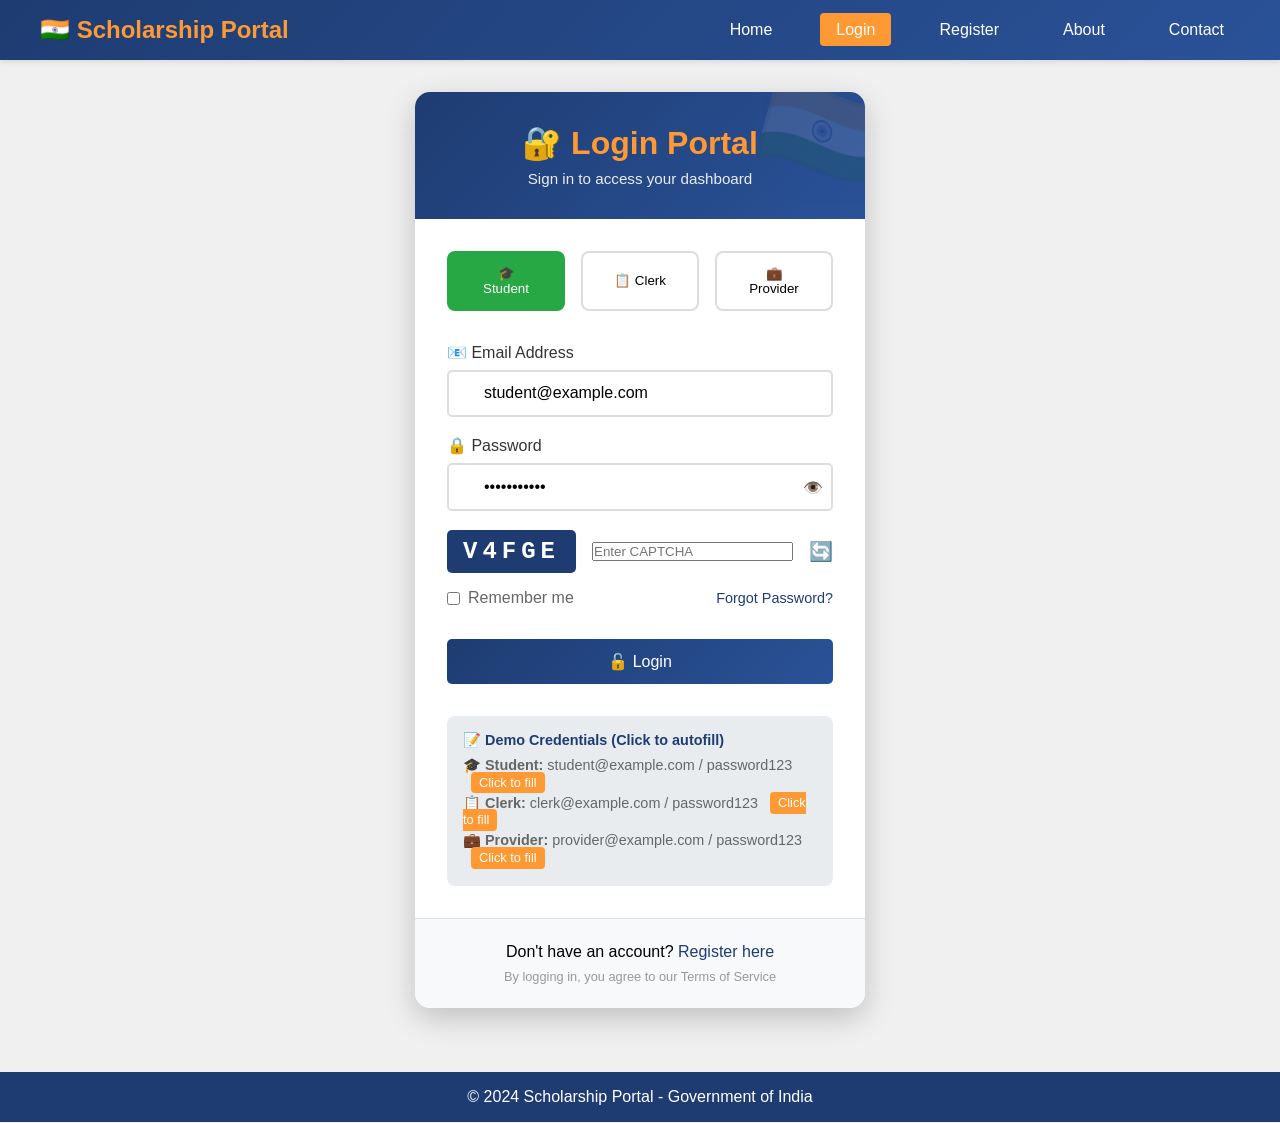
<file: Frontend/pages/login.html>
<!DOCTYPE html>
<html lang="en">
<head>
    <meta charset="UTF-8">
    <meta name="viewport" content="width=device-width, initial-scale=1.0">
    <title>Login -  Scholarship Portal</title>
    <link rel="stylesheet" href="../css/style.css">
    <style>
        /* Additional styles for login page */
        .login-container {
            min-height: calc(100vh - 150px);
            display: flex;
            align-items: center;
            justify-content: center;
            padding: 2rem;
        }
        
        .login-card {
            background: white;
            border-radius: 15px;
            box-shadow: 0 10px 30px rgba(0,0,0,0.2);
            width: 100%;
            max-width: 450px;
            overflow: hidden;
            animation: slideIn 0.5s ease;
        }
        
        @keyframes slideIn {
            from {
                opacity: 0;
                transform: translateY(-30px);
            }
            to {
                opacity: 1;
                transform: translateY(0);
            }
        }
        
        .login-header {
            background: linear-gradient(135deg, #1e3c72, #2a5298);
            color: white;
            padding: 2rem;
            text-align: center;
            position: relative;
            overflow: hidden;
        }
        
        .login-header::before {
            content: "🇮🇳";
            position: absolute;
            top: -20px;
            right: -20px;
            font-size: 100px;
            opacity: 0.1;
            transform: rotate(15deg);
        }
        
        .login-header h2 {
            font-size: 2rem;
            margin-bottom: 0.5rem;
            color: #ff9933;
        }
        
        .login-header p {
            opacity: 0.9;
            font-size: 0.95rem;
        }
        
        .login-body {
            padding: 2rem;
        }
        
        .role-selector {
            display: flex;
            gap: 1rem;
            margin-bottom: 2rem;
            justify-content: center;
        }
        
        .role-btn {
            padding: 0.8rem 1.5rem;
            border: 2px solid #ddd;
            background: white;
            border-radius: 8px;
            cursor: pointer;
            font-weight: 500;
            transition: all 0.3s;
            flex: 1;
            max-width: 120px;
        }
        
        .role-btn.active {
            background: #1e3c72;
            color: white;
            border-color: #1e3c72;
        }
        
        .role-btn.student.active {
            background: #28a745;
            border-color: #28a745;
        }
        
        .role-btn.clerk.active {
            background: #ffc107;
            border-color: #ffc107;
            color: #333;
        }
        
        .role-btn.provider.active {
            background: #dc3545;
            border-color: #dc3545;
        }
        
        .login-footer {
            text-align: center;
            padding: 1.5rem;
            background: #f8f9fa;
            border-top: 1px solid #dee2e6;
        }
        
        .login-footer a {
            color: #1e3c72;
            text-decoration: none;
            font-weight: 500;
        }
        
        .login-footer a:hover {
            text-decoration: underline;
            color: #ff9933;
        }
        
        .error-message {
            background: #f8d7da;
            color: #721c24;
            padding: 0.8rem;
            border-radius: 5px;
            margin-bottom: 1rem;
            display: none;
            border-left: 4px solid #dc3545;
        }
        
        .success-message {
            background: #d4edda;
            color: #155724;
            padding: 0.8rem;
            border-radius: 5px;
            margin-bottom: 1rem;
            display: none;
            border-left: 4px solid #28a745;
        }
        
        .remember-forgot {
            display: flex;
            justify-content: space-between;
            align-items: center;
            margin: 1rem 0;
        }
        
        .remember-me {
            display: flex;
            align-items: center;
            gap: 0.5rem;
            color: #666;
        }
        
        .forgot-password {
            color: #1e3c72;
            text-decoration: none;
            font-size: 0.9rem;
        }
        
        .forgot-password:hover {
            color: #ff9933;
            text-decoration: underline;
        }
        
        .demo-credentials {
            margin-top: 2rem;
            padding: 1rem;
            background: #e9ecef;
            border-radius: 8px;
            font-size: 0.9rem;
        }
        
        .demo-credentials h4 {
            color: #1e3c72;
            margin-bottom: 0.5rem;
        }
        
        .demo-credentials p {
            margin-bottom: 0.3rem;
            color: #666;
        }
        
        .demo-credentials .badge {
            background: #ff9933;
            color: white;
            padding: 0.2rem 0.5rem;
            border-radius: 4px;
            font-size: 0.8rem;
            margin-left: 0.5rem;
        }
        
        .input-with-icon {
            position: relative;
        }
        
        .input-with-icon i {
            position: absolute;
            left: 10px;
            top: 50%;
            transform: translateY(-50%);
            color: #999;
        }
        
        .input-with-icon input {
            padding-left: 35px;
        }
        
        .password-toggle {
            position: absolute;
            right: 10px;
            top: 50%;
            transform: translateY(-50%);
            cursor: pointer;
            color: #999;
        }
        
        .password-toggle:hover {
            color: #1e3c72;
        }
        
        .captcha-container {
            display: flex;
            gap: 1rem;
            align-items: center;
            margin-bottom: 1rem;
        }
        
        .captcha-box {
            background: #1e3c72;
            color: white;
            padding: 0.5rem 1rem;
            border-radius: 5px;
            font-size: 1.5rem;
            font-weight: bold;
            letter-spacing: 5px;
            font-family: monospace;
        }
        
        .refresh-captcha {
            cursor: pointer;
            color: #1e3c72;
            font-size: 1.2rem;
        }
        
        @media (max-width: 480px) {
            .login-card {
                margin: 1rem;
            }
            
            .role-selector {
                flex-direction: column;
                align-items: center;
            }
            
            .role-btn {
                max-width: 100%;
                width: 100%;
            }
        }
    </style>
</head>
<body>
    <!-- Navigation Bar -->
    <nav class="navbar">
        <div class="nav-container">
            <div class="logo">
                <span>🇮🇳  Scholarship Portal</span>
            </div>
            <ul class="nav-links">
                <li><a href="../index.html">Home</a></li>
                <li><a href="login.html" class="active">Login</a></li>
                <li><a href="register.html">Register</a></li>
                <li><a href="../index.html#about">About</a></li>
                <li><a href="../index.html#contact">Contact</a></li>
            </ul>
        </div>
    </nav>

    <div class="login-container">
        <div class="login-card">
            <div class="login-header">
                <h2>🔐 Login Portal</h2>
                <p>Sign in to access your dashboard</p>
            </div>
            
            <div class="login-body">
                <!-- Loading Spinner -->
                <div id="loadingSpinner" class="spinner"></div>
                
                <!-- Error Message Area -->
                <div id="errorMessage" class="error-message">
                    <strong>⚠️ Error:</strong> <span id="errorText"></span>
                </div>
                
                <!-- Success Message Area -->
                <div id="successMessage" class="success-message">
                    <strong>✅ Success:</strong> <span id="successText"></span>
                </div>
                
                <!-- Role Selector -->
                <div class="role-selector">
                    <button class="role-btn student active" onclick="selectRole('student')">🎓 Student</button>
                    <button class="role-btn clerk" onclick="selectRole('clerk')">📋 Clerk</button>
                    <button class="role-btn provider" onclick="selectRole('provider')">💼 Provider</button>
                </div>
                
                <!-- Login Form -->
                <form id="loginForm">
                    <input type="hidden" id="selectedRole" value="student">
                    
                    <div class="form-group">
                        <label for="email">📧 Email Address</label>
                        <div class="input-with-icon">
                            
                            <input type="email" id="email" placeholder="Enter your email" value="student@example.com">
                        </div>
                    </div>
                    
                    <div class="form-group">
                        <label for="password">🔒 Password</label>
                        <div class="input-with-icon">
                            
                            <input type="password" id="password" placeholder="Enter your password" value="password123">
                            <span class="password-toggle" onclick="togglePassword()">👁️</span>
                        </div>
                    </div>
                    
                    <!-- Captcha for security (like government sites) -->
                    <div class="captcha-container">
                        <div class="captcha-box" id="captchaText">5A8B9</div>
                        <input type="text" id="captcha" placeholder="Enter CAPTCHA" style="flex:1;">
                        <span class="refresh-captcha" onclick="refreshCaptcha()">🔄</span>
                    </div>
                    
                    <div class="remember-forgot">
                        <label class="remember-me">
                            <input type="checkbox" id="rememberMe"> Remember me
                        </label>
                        <a href="#" class="forgot-password" onclick="forgotPassword()">Forgot Password?</a>
                    </div>
                    
                    <button type="submit" class="btn btn-primary" style="margin-top: 1rem;">
                        <span id="loginText">🔓 Login</span>
                        <span id="loginLoading" style="display: none;">⏳ Logging in...</span>
                    </button>
                </form>
                
                <!-- Demo Credentials (for testing) -->
                <div class="demo-credentials">
                    <h4>📝 Demo Credentials (Click to autofill)</h4>
                    <p onclick="fillCredentials('student')" style="cursor: pointer;">
                        <strong>🎓 Student:</strong> student@example.com / password123 
                        <span class="badge">Click to fill</span>
                    </p>
                    <p onclick="fillCredentials('clerk')" style="cursor: pointer;">
                        <strong>📋 Clerk:</strong> clerk@example.com / password123 
                        <span class="badge">Click to fill</span>
                    </p>
                    <p onclick="fillCredentials('provider')" style="cursor: pointer;">
                        <strong>💼 Provider:</strong> provider@example.com / password123 
                        <span class="badge">Click to fill</span>
                    </p>
                </div>
            </div>
            
            <div class="login-footer">
                <p>Don't have an account? <a href="register.html">Register here</a></p>
                <p style="margin-top: 0.5rem; font-size: 0.8rem; color: #999;">
                    By logging in, you agree to our Terms of Service
                </p>
            </div>
        </div>
    </div>

    <!-- Footer -->
    <footer class="footer">
        <p>© 2024  Scholarship Portal - Government of India</p>
    </footer>

    <script src="../js/script.js"></script>
    <script>
        // Current selected role
        let currentRole = 'student';
        
        // Select role function
        function selectRole(role) {
            currentRole = role;
            document.getElementById('selectedRole').value = role;
            
            // Update active class on buttons
            document.querySelectorAll('.role-btn').forEach(btn => {
                btn.classList.remove('active');
            });
            
            if (role === 'student') {
                document.querySelector('.role-btn.student').classList.add('active');
            } else if (role === 'clerk') {
                document.querySelector('.role-btn.clerk').classList.add('active');
            } else if (role === 'provider') {
                document.querySelector('.role-btn.provider').classList.add('active');
            }
            
            // Show different placeholder based on role
            const emailField = document.getElementById('email');
            if (role === 'student') {
                emailField.placeholder = 'student@example.com';
            } else if (role === 'clerk') {
                emailField.placeholder = 'clerk@example.com';
            } else if (role === 'provider') {
                emailField.placeholder = 'provider@example.com';
            }
        }
        
        // Toggle password visibility
        function togglePassword() {
            const passwordField = document.getElementById('password');
            const type = passwordField.getAttribute('type') === 'password' ? 'text' : 'password';
            passwordField.setAttribute('type', type);
        }
        
        // Refresh CAPTCHA
        function refreshCaptcha() {
            const chars = 'ABCDEFGHIJKLMNOPQRSTUVWXYZ0123456789';
            let captcha = '';
            for (let i = 0; i < 5; i++) {
                captcha += chars.charAt(Math.floor(Math.random() * chars.length));
            }
            document.getElementById('captchaText').textContent = captcha;
        }
        
        // Fill credentials based on role
        function fillCredentials(role) {
            selectRole(role);
            
            if (role === 'student') {
                document.getElementById('email').value = 'student@example.com';
                document.getElementById('password').value = 'password123';
            } else if (role === 'clerk') {
                document.getElementById('email').value = 'clerk@example.com';
                document.getElementById('password').value = 'password123';
            } else if (role === 'provider') {
                document.getElementById('email').value = 'provider@example.com';
                document.getElementById('password').value = 'password123';
            }
            
            showMessage('✅ Demo credentials filled! Click Login to continue.', 'success');
        }
        
        // Forgot password
        function forgotPassword() {
            showMessage('📧 Password reset link sent to your registered email!', 'success');
        }
        
        // Show message function
        function showMessage(message, type) {
            if (type === 'error') {
                document.getElementById('errorText').textContent = message;
                document.getElementById('errorMessage').style.display = 'block';
                document.getElementById('successMessage').style.display = 'none';
                
                setTimeout(() => {
                    document.getElementById('errorMessage').style.display = 'none';
                }, 3000);
            } else {
                document.getElementById('successText').textContent = message;
                document.getElementById('successMessage').style.display = 'block';
                document.getElementById('errorMessage').style.display = 'none';
                
                setTimeout(() => {
                    document.getElementById('successMessage').style.display = 'none';
                }, 3000);
            }
        }
        
        // Handle login form submission
        document.getElementById('loginForm').addEventListener('submit', function(e) {
            e.preventDefault();
            
            const email = document.getElementById('email').value;
            const password = document.getElementById('password').value;
            const captcha = document.getElementById('captcha').value;
            const captchaText = document.getElementById('captchaText').textContent;
            const role = document.getElementById('selectedRole').value;
            
            // Validate CAPTCHA
            if (captcha !== captchaText) {
                showMessage('Invalid CAPTCHA! Please try again.', 'error');
                refreshCaptcha();
                return;
            }
            
            // Show loading
            document.getElementById('loginText').style.display = 'none';
            document.getElementById('loginLoading').style.display = 'inline';
            document.querySelector('.btn-primary').disabled = true;
            
            // Simulate login process
            setTimeout(() => {
                // Hide loading
                document.getElementById('loginText').style.display = 'inline';
                document.getElementById('loginLoading').style.display = 'none';
                document.querySelector('.btn-primary').disabled = false;
                
                // Demo validation
                if (email && password) {
                    showMessage('Login successful! Redirecting...', 'success');
                    
                    // Redirect based on role
                    setTimeout(() => {
                        if (role === 'student') {
                            window.location.href = 'student_dashboard.html';
                        } else if (role === 'clerk') {
                            window.location.href = 'clerk_dashboard.html';
                        } else if (role === 'provider') {
                            window.location.href = 'provider_dashboard.html';
                        }
                    }, 1500);
                } else {
                    showMessage('Please enter email and password!', 'error');
                }
            }, 2000);
        });
        
        // Initialize on page load
        document.addEventListener('DOMContentLoaded', function() {
            // Set default role
            selectRole('student');
            
            // Generate random CAPTCHA
            refreshCaptcha();
            
            // Add floating label effect
            const inputs = document.querySelectorAll('input');
            inputs.forEach(input => {
                input.addEventListener('focus', function() {
                    this.parentElement.style.borderColor = '#1e3c72';
                });
                
                input.addEventListener('blur', function() {
                    this.parentElement.style.borderColor = '#ddd';
                });
            });
        });
    </script>
</body>
</html>
</file>
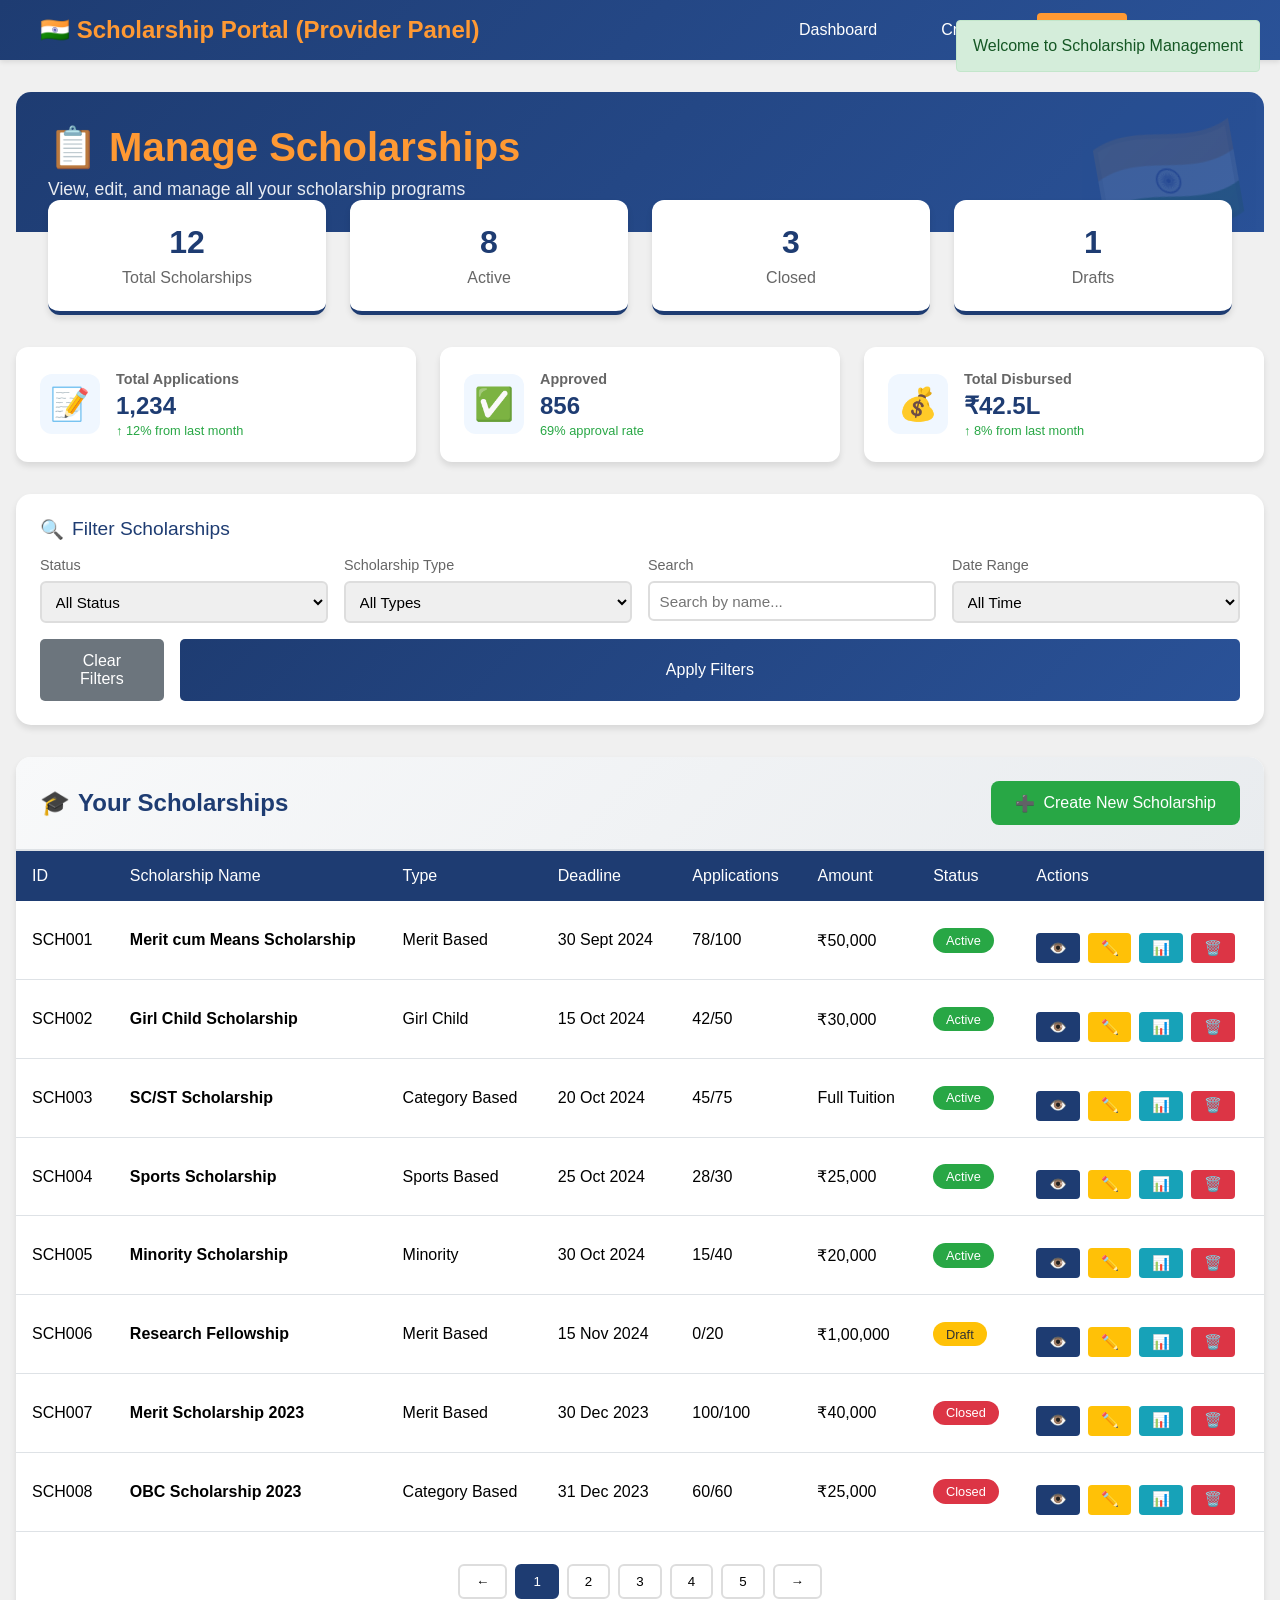
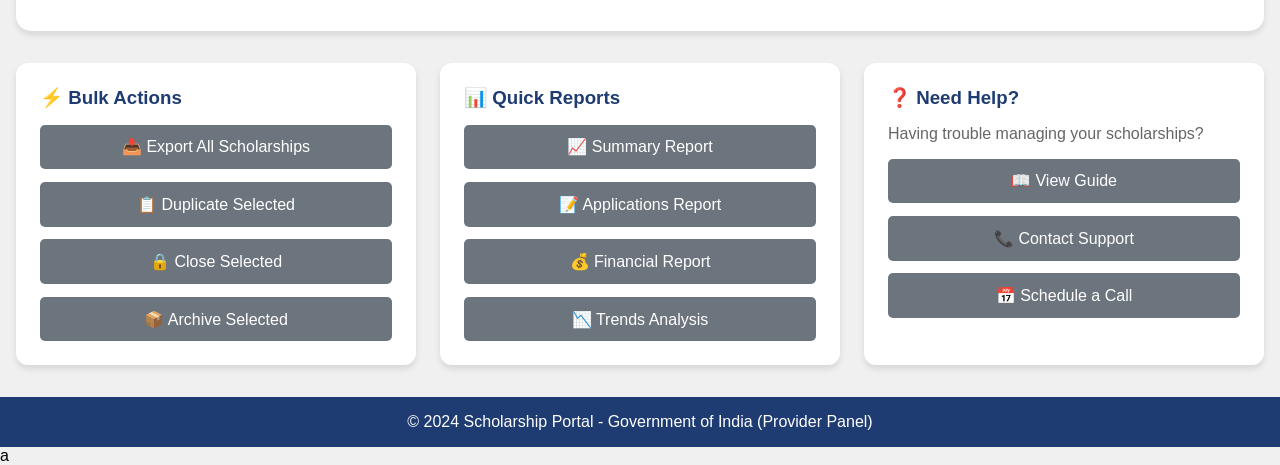
<file: Frontend/pages/manage_scholarships.html>
<!DOCTYPE html>
<html lang="en">
<head>
    <meta charset="UTF-8">
    <meta name="viewport" content="width=device-width, initial-scale=1.0">
    <title>Manage Scholarships -  Scholarship Portal</title>
    <link rel="stylesheet" href="../css/style.css">
    <style>
        /* Additional styles for manage scholarships page */
        .manage-container {
            max-width: 1400px;
            margin: 2rem auto;
            padding: 0 1rem;
        }
        
        /* Header */
        .manage-header {
            background: linear-gradient(135deg, #1e3c72, #2a5298);
            color: white;
            padding: 2rem;
            border-radius: 15px 15px 0 0;
            position: relative;
            overflow: hidden;
        }
        
        .manage-header::before {
            content: "🇮🇳";
            position: absolute;
            right: 20px;
            bottom: -20px;
            font-size: 120px;
            opacity: 0.1;
            transform: rotate(-10deg);
        }
        
        .manage-header h1 {
            font-size: 2.5rem;
            margin-bottom: 0.5rem;
            color: #ff9933;
        }
        
        .manage-header p {
            opacity: 0.9;
            font-size: 1.1rem;
        }
        
        /* Stats Cards */
        .stats-grid {
            display: grid;
            grid-template-columns: repeat(auto-fit, minmax(200px, 1fr));
            gap: 1.5rem;
            margin: -2rem 2rem 2rem;
            position: relative;
            z-index: 10;
        }
        
        .stat-card {
            background: white;
            padding: 1.5rem;
            border-radius: 12px;
            box-shadow: 0 4px 6px rgba(0,0,0,0.1);
            text-align: center;
            border-bottom: 4px solid #1e3c72;
        }
        
        .stat-card .number {
            font-size: 2rem;
            font-weight: bold;
            color: #1e3c72;
        }
        
        .stat-card .label {
            color: #666;
            margin-top: 0.5rem;
        }
        
        /* Filter Section */
        .filter-section {
            background: white;
            padding: 1.5rem;
            border-radius: 15px;
            box-shadow: 0 4px 6px rgba(0,0,0,0.1);
            margin-bottom: 2rem;
        }
        
        .filter-title {
            color: #1e3c72;
            margin-bottom: 1rem;
            font-size: 1.2rem;
            display: flex;
            align-items: center;
            gap: 0.5rem;
        }
        
        .filter-grid {
            display: grid;
            grid-template-columns: repeat(auto-fit, minmax(200px, 1fr));
            gap: 1rem;
            margin-bottom: 1rem;
        }
        
        .filter-group {
            display: flex;
            flex-direction: column;
            gap: 0.5rem;
        }
        
        .filter-group label {
            color: #666;
            font-size: 0.9rem;
            font-weight: 500;
        }
        
        .filter-group select,
        .filter-group input {
            padding: 0.6rem;
            border: 2px solid #ddd;
            border-radius: 6px;
            font-size: 0.95rem;
        }
        
        .filter-group select:focus,
        .filter-group input:focus {
            border-color: #1e3c72;
            outline: none;
        }
        
        .filter-actions {
            display: flex;
            gap: 1rem;
            justify-content: flex-end;
        }
        
        /* Scholarships Table */
        .table-container {
            background: white;
            border-radius: 15px;
            box-shadow: 0 4px 6px rgba(0,0,0,0.1);
            overflow: hidden;
            margin-bottom: 2rem;
        }
        
        .table-header {
            padding: 1.5rem;
            background: linear-gradient(135deg, #f8f9fa, #e9ecef);
            border-bottom: 2px solid #dee2e6;
            display: flex;
            justify-content: space-between;
            align-items: center;
            flex-wrap: wrap;
            gap: 1rem;
        }
        
        .table-header h2 {
            color: #1e3c72;
            display: flex;
            align-items: center;
            gap: 0.5rem;
        }
        
        .create-btn {
            background: #28a745;
            color: white;
            padding: 0.8rem 1.5rem;
            border-radius: 8px;
            text-decoration: none;
            display: flex;
            align-items: center;
            gap: 0.5rem;
            transition: all 0.3s;
        }
        
        .create-btn:hover {
            background: #218838;
            transform: translateY(-2px);
        }
        
        table {
            width: 100%;
            border-collapse: collapse;
        }
        
        table th {
            background: #1e3c72;
            color: white;
            padding: 1rem;
            text-align: left;
            font-weight: 500;
        }
        
        table td {
            padding: 1rem;
            border-bottom: 1px solid #dee2e6;
        }
        
        table tbody tr:hover {
            background: #f8f9fa;
        }
        
        .status-badge {
            padding: 0.3rem 0.8rem;
            border-radius: 20px;
            font-size: 0.8rem;
            font-weight: 500;
        }
        
        .status-active {
            background: #28a745;
            color: white;
        }
        
        .status-closed {
            background: #dc3545;
            color: white;
        }
        
        .status-draft {
            background: #ffc107;
            color: #333;
        }
        
        .action-buttons {
            display: flex;
            gap: 0.5rem;
        }
        
        .btn-icon {
            padding: 0.4rem 0.8rem;
            border: none;
            border-radius: 4px;
            cursor: pointer;
            font-size: 0.9rem;
            transition: all 0.3s;
        }
        
        .btn-icon.view {
            background: #1e3c72;
            color: white;
        }
        
        .btn-icon.edit {
            background: #ffc107;
            color: #333;
        }
        
        .btn-icon.delete {
            background: #dc3545;
            color: white;
        }
        
        .btn-icon.stats {
            background: #17a2b8;
            color: white;
        }
        
        .btn-icon:hover {
            transform: translateY(-2px);
        }
        
        /* Quick Stats Cards */
        .quick-stats {
            display: grid;
            grid-template-columns: repeat(auto-fit, minmax(300px, 1fr));
            gap: 1.5rem;
            margin-bottom: 2rem;
        }
        
        .quick-stat-card {
            background: white;
            border-radius: 12px;
            padding: 1.5rem;
            box-shadow: 0 4px 6px rgba(0,0,0,0.1);
            display: flex;
            align-items: center;
            gap: 1rem;
            transition: transform 0.3s;
        }
        
        .quick-stat-card:hover {
            transform: translateY(-5px);
        }
        
        .quick-stat-icon {
            width: 60px;
            height: 60px;
            background: #f0f7ff;
            border-radius: 12px;
            display: flex;
            align-items: center;
            justify-content: center;
            font-size: 2rem;
            color: #1e3c72;
        }
        
        .quick-stat-content {
            flex: 1;
        }
        
        .quick-stat-content h4 {
            color: #666;
            font-size: 0.9rem;
            margin-bottom: 0.3rem;
        }
        
        .quick-stat-number {
            font-size: 1.5rem;
            font-weight: bold;
            color: #1e3c72;
            margin-bottom: 0.2rem;
        }
        
        .quick-stat-trend {
            font-size: 0.8rem;
            color: #28a745;
        }
        
        /* Pagination */
        .pagination {
            display: flex;
            justify-content: center;
            gap: 0.5rem;
            margin: 2rem 0;
        }
        
        .page-btn {
            padding: 0.5rem 1rem;
            border: 2px solid #ddd;
            background: white;
            border-radius: 6px;
            cursor: pointer;
            transition: all 0.3s;
        }
        
        .page-btn:hover,
        .page-btn.active {
            background: #1e3c72;
            color: white;
            border-color: #1e3c72;
        }
        
        /* Delete Confirmation Modal */
        .modal {
            display: none;
            position: fixed;
            top: 0;
            left: 0;
            width: 100%;
            height: 100%;
            background: rgba(0,0,0,0.5);
            z-index: 1000;
            align-items: center;
            justify-content: center;
        }
        
        .modal.active {
            display: flex;
        }
        
        .modal-content {
            background: white;
            border-radius: 15px;
            max-width: 400px;
            width: 90%;
            padding: 2rem;
            text-align: center;
            animation: modalSlideIn 0.3s ease;
        }
        
        @keyframes modalSlideIn {
            from {
                transform: translateY(-50px);
                opacity: 0;
            }
            to {
                transform: translateY(0);
                opacity: 1;
            }
        }
        
        .modal-icon {
            font-size: 4rem;
            margin-bottom: 1rem;
        }
        
        .modal h3 {
            color: #333;
            margin-bottom: 0.5rem;
        }
        
        .modal p {
            color: #666;
            margin-bottom: 1.5rem;
        }
        
        .modal-actions {
            display: flex;
            gap: 1rem;
            justify-content: center;
        }
        
        .btn-danger {
            background: #dc3545;
            color: white;
        }
        
        .btn-danger:hover {
            background: #c82333;
        }
        
        /* Responsive */
        @media (max-width: 768px) {
            .manage-header h1 {
                font-size: 2rem;
            }
            
            .stats-grid {
                margin: 1rem;
            }
            
            .filter-grid {
                grid-template-columns: 1fr;
            }
            
            .filter-actions {
                flex-direction: column;
            }
            
            table {
                display: block;
                overflow-x: auto;
            }
            
            .action-buttons {
                flex-wrap: wrap;
            }
            
            .quick-stats {
                grid-template-columns: 1fr;
            }
        }
    </style>
</head>
<body>
    <!-- Navigation Bar -->
    <nav class="navbar">
        <div class="nav-container">
            <div class="logo">
                <span>🇮🇳  Scholarship Portal (Provider Panel)</span>
            </div>
            <ul class="nav-links">
                <li><a href="provider_dashboard.html">Dashboard</a></li>
                <li><a href="create_scholarship.html">Create</a></li>
                <li><a href="manage_scholarships.html" class="active">Manage</a></li>
                <li><a href="#" onclick="logout()">Logout</a></li>
            </ul>
        </div>
    </nav>

    <div class="manage-container">
        <!-- Loading Spinner -->
        <div id="loadingSpinner" class="spinner"></div>

        <!-- Header -->
        <div class="manage-header">
            <h1>📋 Manage Scholarships</h1>
            <p>View, edit, and manage all your scholarship programs</p>
        </div>

        <!-- Stats Cards -->
        <div class="stats-grid">
            <div class="stat-card">
                <div class="number">12</div>
                <div class="label">Total Scholarships</div>
            </div>
            <div class="stat-card">
                <div class="number">8</div>
                <div class="label">Active</div>
            </div>
            <div class="stat-card">
                <div class="number">3</div>
                <div class="label">Closed</div>
            </div>
            <div class="stat-card">
                <div class="number">1</div>
                <div class="label">Drafts</div>
            </div>
        </div>

        <!-- Quick Stats Cards -->
        <div class="quick-stats">
            <div class="quick-stat-card">
                <div class="quick-stat-icon">📝</div>
                <div class="quick-stat-content">
                    <h4>Total Applications</h4>
                    <div class="quick-stat-number">1,234</div>
                    <div class="quick-stat-trend">↑ 12% from last month</div>
                </div>
            </div>
            <div class="quick-stat-card">
                <div class="quick-stat-icon">✅</div>
                <div class="quick-stat-content">
                    <h4>Approved</h4>
                    <div class="quick-stat-number">856</div>
                    <div class="quick-stat-trend">69% approval rate</div>
                </div>
            </div>
            <div class="quick-stat-card">
                <div class="quick-stat-icon">💰</div>
                <div class="quick-stat-content">
                    <h4>Total Disbursed</h4>
                    <div class="quick-stat-number">₹42.5L</div>
                    <div class="quick-stat-trend">↑ 8% from last month</div>
                </div>
            </div>
        </div>

        <!-- Filter Section -->
        <div class="filter-section">
            <div class="filter-title">
                <span>🔍</span> Filter Scholarships
            </div>
            <div class="filter-grid">
                <div class="filter-group">
                    <label>Status</label>
                    <select id="statusFilter" onchange="filterScholarships()">
                        <option value="all">All Status</option>
                        <option value="active">Active</option>
                        <option value="closed">Closed</option>
                        <option value="draft">Draft</option>
                    </select>
                </div>
                <div class="filter-group">
                    <label>Scholarship Type</label>
                    <select id="typeFilter" onchange="filterScholarships()">
                        <option value="all">All Types</option>
                        <option value="merit">Merit Based</option>
                        <option value="need">Need Based</option>
                        <option value="category">Category Based</option>
                        <option value="sports">Sports Based</option>
                    </select>
                </div>
                <div class="filter-group">
                    <label>Search</label>
                    <input type="text" id="searchInput" placeholder="Search by name..." onkeyup="filterScholarships()">
                </div>
                <div class="filter-group">
                    <label>Date Range</label>
                    <select id="dateFilter" onchange="filterScholarships()">
                        <option value="all">All Time</option>
                        <option value="today">Today</option>
                        <option value="week">This Week</option>
                        <option value="month">This Month</option>
                        <option value="year">This Year</option>
                    </select>
                </div>
            </div>
            <div class="filter-actions">
                <button class="btn btn-secondary" onclick="clearFilters()">Clear Filters</button>
                <button class="btn btn-primary" onclick="applyFilters()">Apply Filters</button>
            </div>
        </div>

        <!-- Scholarships Table -->
        <div class="table-container">
            <div class="table-header">
                <h2>
                    <span>🎓</span> Your Scholarships
                </h2>
                <a href="create_scholarship.html" class="create-btn">
                    <span>➕</span> Create New Scholarship
                </a>
            </div>
            <table id="scholarshipsTable">
                <thead>
                    <tr>
                        <th>ID</th>
                        <th>Scholarship Name</th>
                        <th>Type</th>
                        <th>Deadline</th>
                        <th>Applications</th>
                        <th>Amount</th>
                        <th>Status</th>
                        <th>Actions</th>
                    </tr>
                </thead>
                <tbody id="tableBody">
                    <tr>
                        <td>SCH001</td>
                        <td><strong>Merit cum Means Scholarship</strong></td>
                        <td>Merit Based</td>
                        <td>30 Sept 2024</td>
                        <td>78/100</td>
                        <td>₹50,000</td>
                        <td><span class="status-badge status-active">Active</span></td>
                        <td>
                            <div class="action-buttons">
                                <button class="btn-icon view" onclick="viewScholarship('SCH001')" title="View">👁️</button>
                                <button class="btn-icon edit" onclick="editScholarship('SCH001')" title="Edit">✏️</button>
                                <button class="btn-icon stats" onclick="viewStats('SCH001')" title="Statistics">📊</button>
                                <button class="btn-icon delete" onclick="confirmDelete('SCH001')" title="Delete">🗑️</button>
                            </div>
                        </td>
                    </tr>
                    <tr>
                        <td>SCH002</td>
                        <td><strong>Girl Child Scholarship</strong></td>
                        <td>Girl Child</td>
                        <td>15 Oct 2024</td>
                        <td>42/50</td>
                        <td>₹30,000</td>
                        <td><span class="status-badge status-active">Active</span></td>
                        <td>
                            <div class="action-buttons">
                                <button class="btn-icon view" onclick="viewScholarship('SCH002')">👁️</button>
                                <button class="btn-icon edit" onclick="editScholarship('SCH002')">✏️</button>
                                <button class="btn-icon stats" onclick="viewStats('SCH002')">📊</button>
                                <button class="btn-icon delete" onclick="confirmDelete('SCH002')">🗑️</button>
                            </div>
                        </td>
                    </tr>
                    <tr>
                        <td>SCH003</td>
                        <td><strong>SC/ST Scholarship</strong></td>
                        <td>Category Based</td>
                        <td>20 Oct 2024</td>
                        <td>45/75</td>
                        <td>Full Tuition</td>
                        <td><span class="status-badge status-active">Active</span></td>
                        <td>
                            <div class="action-buttons">
                                <button class="btn-icon view" onclick="viewScholarship('SCH003')">👁️</button>
                                <button class="btn-icon edit" onclick="editScholarship('SCH003')">✏️</button>
                                <button class="btn-icon stats" onclick="viewStats('SCH003')">📊</button>
                                <button class="btn-icon delete" onclick="confirmDelete('SCH003')">🗑️</button>
                            </div>
                        </td>
                    </tr>
                    <tr>
                        <td>SCH004</td>
                        <td><strong>Sports Scholarship</strong></td>
                        <td>Sports Based</td>
                        <td>25 Oct 2024</td>
                        <td>28/30</td>
                        <td>₹25,000</td>
                        <td><span class="status-badge status-active">Active</span></td>
                        <td>
                            <div class="action-buttons">
                                <button class="btn-icon view" onclick="viewScholarship('SCH004')">👁️</button>
                                <button class="btn-icon edit" onclick="editScholarship('SCH004')">✏️</button>
                                <button class="btn-icon stats" onclick="viewStats('SCH004')">📊</button>
                                <button class="btn-icon delete" onclick="confirmDelete('SCH004')">🗑️</button>
                            </div>
                        </td>
                    </tr>
                    <tr>
                        <td>SCH005</td>
                        <td><strong>Minority Scholarship</strong></td>
                        <td>Minority</td>
                        <td>30 Oct 2024</td>
                        <td>15/40</td>
                        <td>₹20,000</td>
                        <td><span class="status-badge status-active">Active</span></td>
                        <td>
                            <div class="action-buttons">
                                <button class="btn-icon view" onclick="viewScholarship('SCH005')">👁️</button>
                                <button class="btn-icon edit" onclick="editScholarship('SCH005')">✏️</button>
                                <button class="btn-icon stats" onclick="viewStats('SCH005')">📊</button>
                                <button class="btn-icon delete" onclick="confirmDelete('SCH005')">🗑️</button>
                            </div>
                        </td>
                    </tr>
                    <tr>
                        <td>SCH006</td>
                        <td><strong>Research Fellowship</strong></td>
                        <td>Merit Based</td>
                        <td>15 Nov 2024</td>
                        <td>0/20</td>
                        <td>₹1,00,000</td>
                        <td><span class="status-badge status-draft">Draft</span></td>
                        <td>
                            <div class="action-buttons">
                                <button class="btn-icon view" onclick="viewScholarship('SCH006')">👁️</button>
                                <button class="btn-icon edit" onclick="editScholarship('SCH006')">✏️</button>
                                <button class="btn-icon stats" onclick="viewStats('SCH006')">📊</button>
                                <button class="btn-icon delete" onclick="confirmDelete('SCH006')">🗑️</button>
                            </div>
                        </td>
                    </tr>
                    <tr>
                        <td>SCH007</td>
                        <td><strong>Merit Scholarship 2023</strong></td>
                        <td>Merit Based</td>
                        <td>30 Dec 2023</td>
                        <td>100/100</td>
                        <td>₹40,000</td>
                        <td><span class="status-badge status-closed">Closed</span></td>
                        <td>
                            <div class="action-buttons">
                                <button class="btn-icon view" onclick="viewScholarship('SCH007')">👁️</button>
                                <button class="btn-icon edit" onclick="editScholarship('SCH007')">✏️</button>
                                <button class="btn-icon stats" onclick="viewStats('SCH007')">📊</button>
                                <button class="btn-icon delete" onclick="confirmDelete('SCH007')">🗑️</button>
                            </div>
                        </td>
                    </tr>
                    <tr>
                        <td>SCH008</td>
                        <td><strong>OBC Scholarship 2023</strong></td>
                        <td>Category Based</td>
                        <td>31 Dec 2023</td>
                        <td>60/60</td>
                        <td>₹25,000</td>
                        <td><span class="status-badge status-closed">Closed</span></td>
                        <td>
                            <div class="action-buttons">
                                <button class="btn-icon view" onclick="viewScholarship('SCH008')">👁️</button>
                                <button class="btn-icon edit" onclick="editScholarship('SCH008')">✏️</button>
                                <button class="btn-icon stats" onclick="viewStats('SCH008')">📊</button>
                                <button class="btn-icon delete" onclick="confirmDelete('SCH008')">🗑️</button>
                            </div>
                        </td>
                    </tr>
                </tbody>
            </table>
            
            <!-- Pagination -->
            <div class="pagination">
                <button class="page-btn">←</button>
                <button class="page-btn active">1</button>
                <button class="page-btn">2</button>
                <button class="page-btn">3</button>
                <button class="page-btn">4</button>
                <button class="page-btn">5</button>
                <button class="page-btn">→</button>
            </div>
        </div>

        <!-- Quick Actions Section -->
        <div style="display: grid; grid-template-columns: repeat(auto-fit, minmax(300px, 1fr)); gap: 1.5rem;">
            <!-- Bulk Actions -->
            <div style="background: white; padding: 1.5rem; border-radius: 12px; box-shadow: 0 4px 6px rgba(0,0,0,0.1);">
                <h3 style="color: #1e3c72; margin-bottom: 1rem;">⚡ Bulk Actions</h3>
                <div style="display: flex; flex-direction: column; gap: 0.8rem;">
                    <button class="btn btn-secondary" onclick="exportAll()" style="width: 100%;">📥 Export All Scholarships</button>
                    <button class="btn btn-secondary" onclick="duplicateSelected()" style="width: 100%;">📋 Duplicate Selected</button>
                    <button class="btn btn-secondary" onclick="closeSelected()" style="width: 100%;">🔒 Close Selected</button>
                    <button class="btn btn-secondary" onclick="archiveSelected()" style="width: 100%;">📦 Archive Selected</button>
                </div>
            </div>
            
            <!-- Quick Reports -->
            <div style="background: white; padding: 1.5rem; border-radius: 12px; box-shadow: 0 4px 6px rgba(0,0,0,0.1);">
                <h3 style="color: #1e3c72; margin-bottom: 1rem;">📊 Quick Reports</h3>
                <div style="display: flex; flex-direction: column; gap: 0.8rem;">
                    <button class="btn btn-secondary" onclick="generateReport('summary')" style="width: 100%;">📈 Summary Report</button>
                    <button class="btn btn-secondary" onclick="generateReport('applications')" style="width: 100%;">📝 Applications Report</button>
                    <button class="btn btn-secondary" onclick="generateReport('financial')" style="width: 100%;">💰 Financial Report</button>
                    <button class="btn btn-secondary" onclick="generateReport('trends')" style="width: 100%;">📉 Trends Analysis</button>
                </div>
            </div>
            
            <!-- Help & Support -->
            <div style="background: white; padding: 1.5rem; border-radius: 12px; box-shadow: 0 4px 6px rgba(0,0,0,0.1);">
                <h3 style="color: #1e3c72; margin-bottom: 1rem;">❓ Need Help?</h3>
                <p style="color: #666; margin-bottom: 1rem;">Having trouble managing your scholarships?</p>
                <div style="display: flex; flex-direction: column; gap: 0.8rem;">
                    <button class="btn btn-secondary" onclick="viewGuide()" style="width: 100%;">📖 View Guide</button>
                    <button class="btn btn-secondary" onclick="contactSupport()" style="width: 100%;">📞 Contact Support</button>
                    <button class="btn btn-secondary" onclick="scheduleCall()" style="width: 100%;">📅 Schedule a Call</button>
                </div>
            </div>
        </div>
    </div>

    <!-- Delete Confirmation Modal -->
    <div id="deleteModal" class="modal">
        <div class="modal-content">
            <div class="modal-icon">⚠️</div>
            <h3>Delete Scholarship</h3>
            <p>Are you sure you want to delete <strong id="deleteName">Merit Scholarship</strong>? This action cannot be undone.</p>
            <div class="modal-actions">
                <button class="btn btn-secondary" onclick="closeDeleteModal()">Cancel</button>
                <button class="btn btn-danger" onclick="deleteScholarship()">Delete</button>
            </div>
        </div>
    </div>

    <!-- Footer -->
    <footer class="footer">
        <p>© 2024  Scholarship Portal - Government of India (Provider Panel)</p>
    </footer>

    <script src="../js/script.js"></script>
    <script>
        let currentDeleteId = null;
        
        // View scholarship
        function viewScholarship(id) {
            window.location.href = `scholarship_applications.html?id=${id}`;
        }
        
        // Edit scholarship
        function editScholarship(id) {
            window.location.href = `create_scholarship.html?edit=${id}`;
        }
        
        // View statistics
        function viewStats(id) {
            showAlert(`Loading statistics for scholarship ${id}...`, 'info');
            setTimeout(() => {
                showAlert('Statistics loaded', 'success');
            }, 1000);
        }
        
        // Confirm delete
        function confirmDelete(id) {
            currentDeleteId = id;
            const name = event.target.closest('tr').querySelector('td:nth-child(2)').textContent;
            document.getElementById('deleteName').textContent = name;
            document.getElementById('deleteModal').classList.add('active');
        }
        
        // Close delete modal
        function closeDeleteModal() {
            document.getElementById('deleteModal').classList.remove('active');
            currentDeleteId = null;
        }
        
        // Delete scholarship
        function deleteScholarship() {
            showLoading();
            setTimeout(() => {
                hideLoading();
                closeDeleteModal();
                showAlert(`Scholarship ${currentDeleteId} deleted successfully`, 'success');
                
                // Remove row from table (demo)
                if (currentDeleteId) {
                    const rows = document.querySelectorAll('#tableBody tr');
                    rows.forEach(row => {
                        if (row.cells[0].textContent === currentDeleteId) {
                            row.remove();
                        }
                    });
                }
            }, 1500);
        }
        
        // Filter scholarships
        function filterScholarships() {
            const status = document.getElementById('statusFilter').value;
            const type = document.getElementById('typeFilter').value;
            const search = document.getElementById('searchInput').value.toLowerCase();
            
            const rows = document.querySelectorAll('#tableBody tr');
            
            rows.forEach(row => {
                let show = true;
                
                // Status filter
                if (status !== 'all') {
                    const statusCell = row.querySelector('.status-badge');
                    if (statusCell) {
                        const cellStatus = statusCell.textContent.toLowerCase();
                        if (!cellStatus.includes(status)) {
                            show = false;
                        }
                    }
                }
                
                // Type filter
                if (show && type !== 'all') {
                    const typeCell = row.cells[2].textContent.toLowerCase();
                    if (!typeCell.includes(type.replace('-', ' '))) {
                        show = false;
                    }
                }
                
                // Search filter
                if (show && search) {
                    const nameCell = row.cells[1].textContent.toLowerCase();
                    if (!nameCell.includes(search)) {
                        show = false;
                    }
                }
                
                row.style.display = show ? '' : 'none';
            });
        }
        
        // Clear filters
        function clearFilters() {
            document.getElementById('statusFilter').value = 'all';
            document.getElementById('typeFilter').value = 'all';
            document.getElementById('searchInput').value = '';
            document.getElementById('dateFilter').value = 'all';
            
            const rows = document.querySelectorAll('#tableBody tr');
            rows.forEach(row => {
                row.style.display = '';
            });
            
            showAlert('Filters cleared', 'info');
        }
        
        // Apply filters
        function applyFilters() {
            showLoading();
            setTimeout(() => {
                hideLoading();
                filterScholarships();
                showAlert('Filters applied', 'success');
            }, 1000);
        }
        
        // Export functions
        function exportAll() {
            showAlert('Exporting all scholarships...', 'info');
            setTimeout(() => {
                showAlert('Export completed!', 'success');
            }, 2000);
        }
        
        function duplicateSelected() {
            showAlert('Please select scholarships to duplicate', 'warning');
        }
        
        function closeSelected() {
            showAlert('Please select scholarships to close', 'warning');
        }
        
        function archiveSelected() {
            showAlert('Please select scholarships to archive', 'warning');
        }
        
        // Report functions
        function generateReport(type) {
            showAlert(`Generating ${type} report...`, 'info');
            setTimeout(() => {
                showAlert('Report generated successfully!', 'success');
            }, 2000);
        }
        
        // Help functions
        function viewGuide() {
            showAlert('Opening user guide...', 'info');
        }
        
        function contactSupport() {
            showAlert('Connecting to support...', 'info');
        }
        
        function scheduleCall() {
            showAlert('Opening scheduling calendar...', 'info');
        }
        
        // Show alert
        function showAlert(message, type) {
            const alertDiv = document.createElement('div');
            alertDiv.className = `alert alert-${type}`;
            alertDiv.style.position = 'fixed';
            alertDiv.style.top = '20px';
            alertDiv.style.right = '20px';
            alertDiv.style.zIndex = '1000';
            alertDiv.style.minWidth = '300px';
            alertDiv.textContent = message;
            
            document.body.appendChild(alertDiv);
            
            setTimeout(() => {
                alertDiv.remove();
            }, 3000);
        }
        
        // Initialize on page load
        document.addEventListener('DOMContentLoaded', function() {
            showAlert('Welcome to Scholarship Management', 'success');
        });
    </script>
</body>
</html>a
</file>
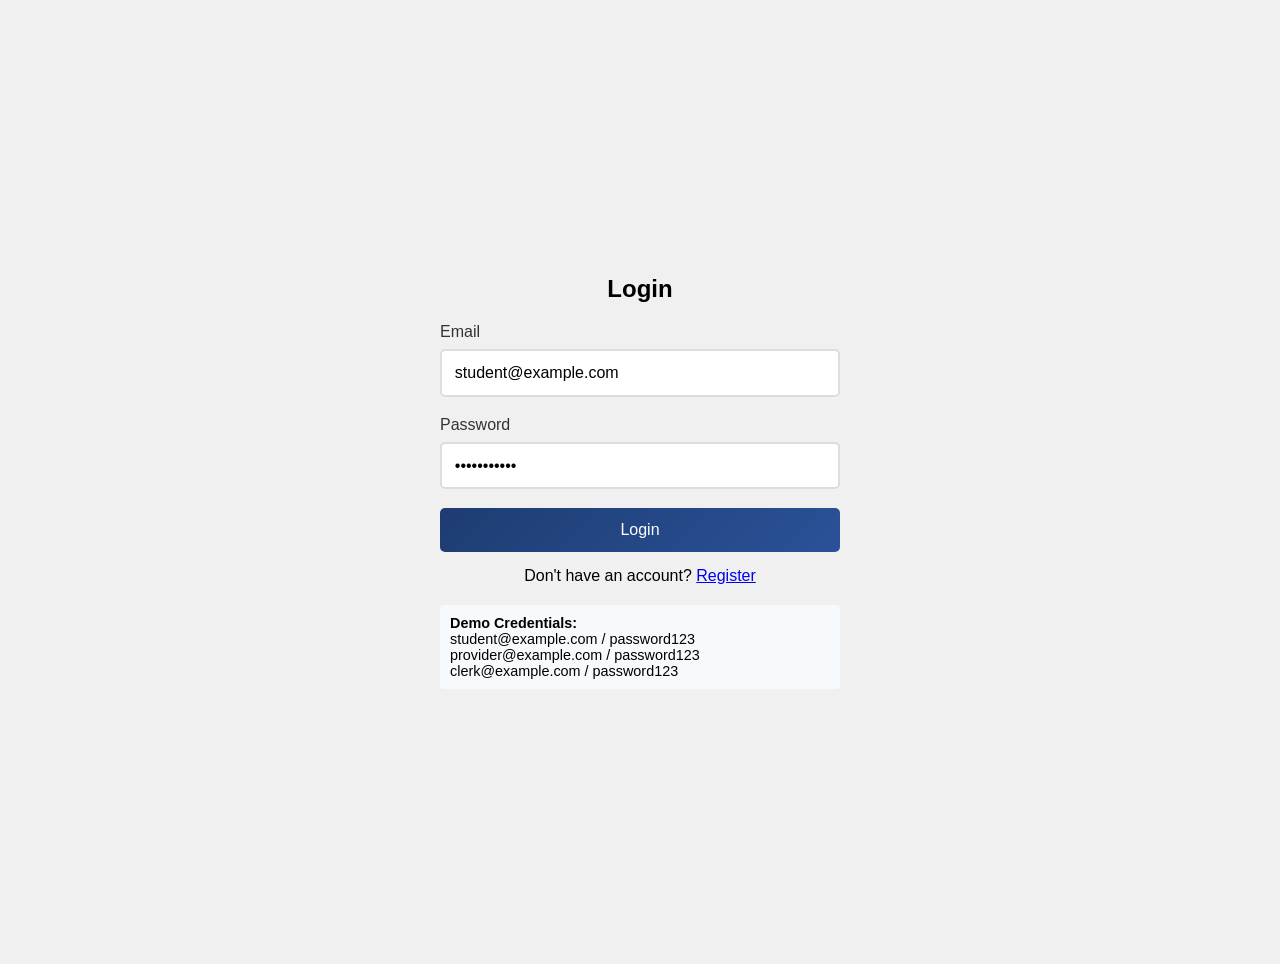
<file: Frontend/pages/navbar.html>
<!DOCTYPE html>
<html lang="en">
<head>
    <meta charset="UTF-8">
    <meta name="viewport" content="width=device-width, initial-scale=1.0">
    <title>Login - Scholarship System</title>
    <link rel="stylesheet" href="../css/style.css">
</head>
<body>
    <div class="container" style="display: flex; justify-content: center; align-items: center; min-height: 100vh;">
        <div class="card" style="max-width: 400px; width: 100%;">
            <h2 style="text-align: center; margin-bottom: 20px;">Login</h2>
            
            <div id="errorContainer"></div>
            
            <form onsubmit="handleLogin(event)">
                <div class="form-group">
                    <label>Email</label>
                    <input type="email" id="email" value="student@example.com" required>
                </div>
                
                <div class="form-group">
                    <label>Password</label>
                    <input type="password" id="password" value="password123" required>
                </div>
                
                <button type="submit" class="btn btn-primary" style="width: 100%;">Login</button>
                
                <p style="text-align: center; margin-top: 15px;">
                    Don't have an account? <a href="register.html">Register</a>
                </p>
            </form>
            
            <div style="margin-top: 20px; padding: 10px; background: #f7fafc; border-radius: 4px; font-size: 0.9rem;">
                <p><strong>Demo Credentials:</strong></p>
                <p>student@example.com / password123</p>
                <p>provider@example.com / password123</p>
                <p>clerk@example.com / password123</p>
            </div>
        </div>
    </div>

    <script>
        function handleLogin(event) {
            event.preventDefault();
            
            const email = document.getElementById('email').value;
            const password = document.getElementById('password').value;
            
            // Simple demo login
            if (email === 'student@example.com' && password === 'password123') {
                localStorage.setItem('user', JSON.stringify({ name: 'Rahul', role: 'student' }));
                window.location.href = 'student_dashboard.html';
            } 
            else if (email === 'provider@example.com' && password === 'password123') {
                localStorage.setItem('user', JSON.stringify({ name: 'ABC Foundation', role: 'provider' }));
                window.location.href = 'provider_dashboard.html';
            }
            else if (email === 'clerk@example.com' && password === 'password123') {
                localStorage.setItem('user', JSON.stringify({ name: 'Govt Clerk', role: 'clerk' }));
                window.location.href = 'clerk_dashboard.html';
            }
            else {
                document.getElementById('errorContainer').innerHTML = 
                    '<div class="error">Invalid credentials</div>';
            }
        }
    </script>
</body>
</html>
</file>
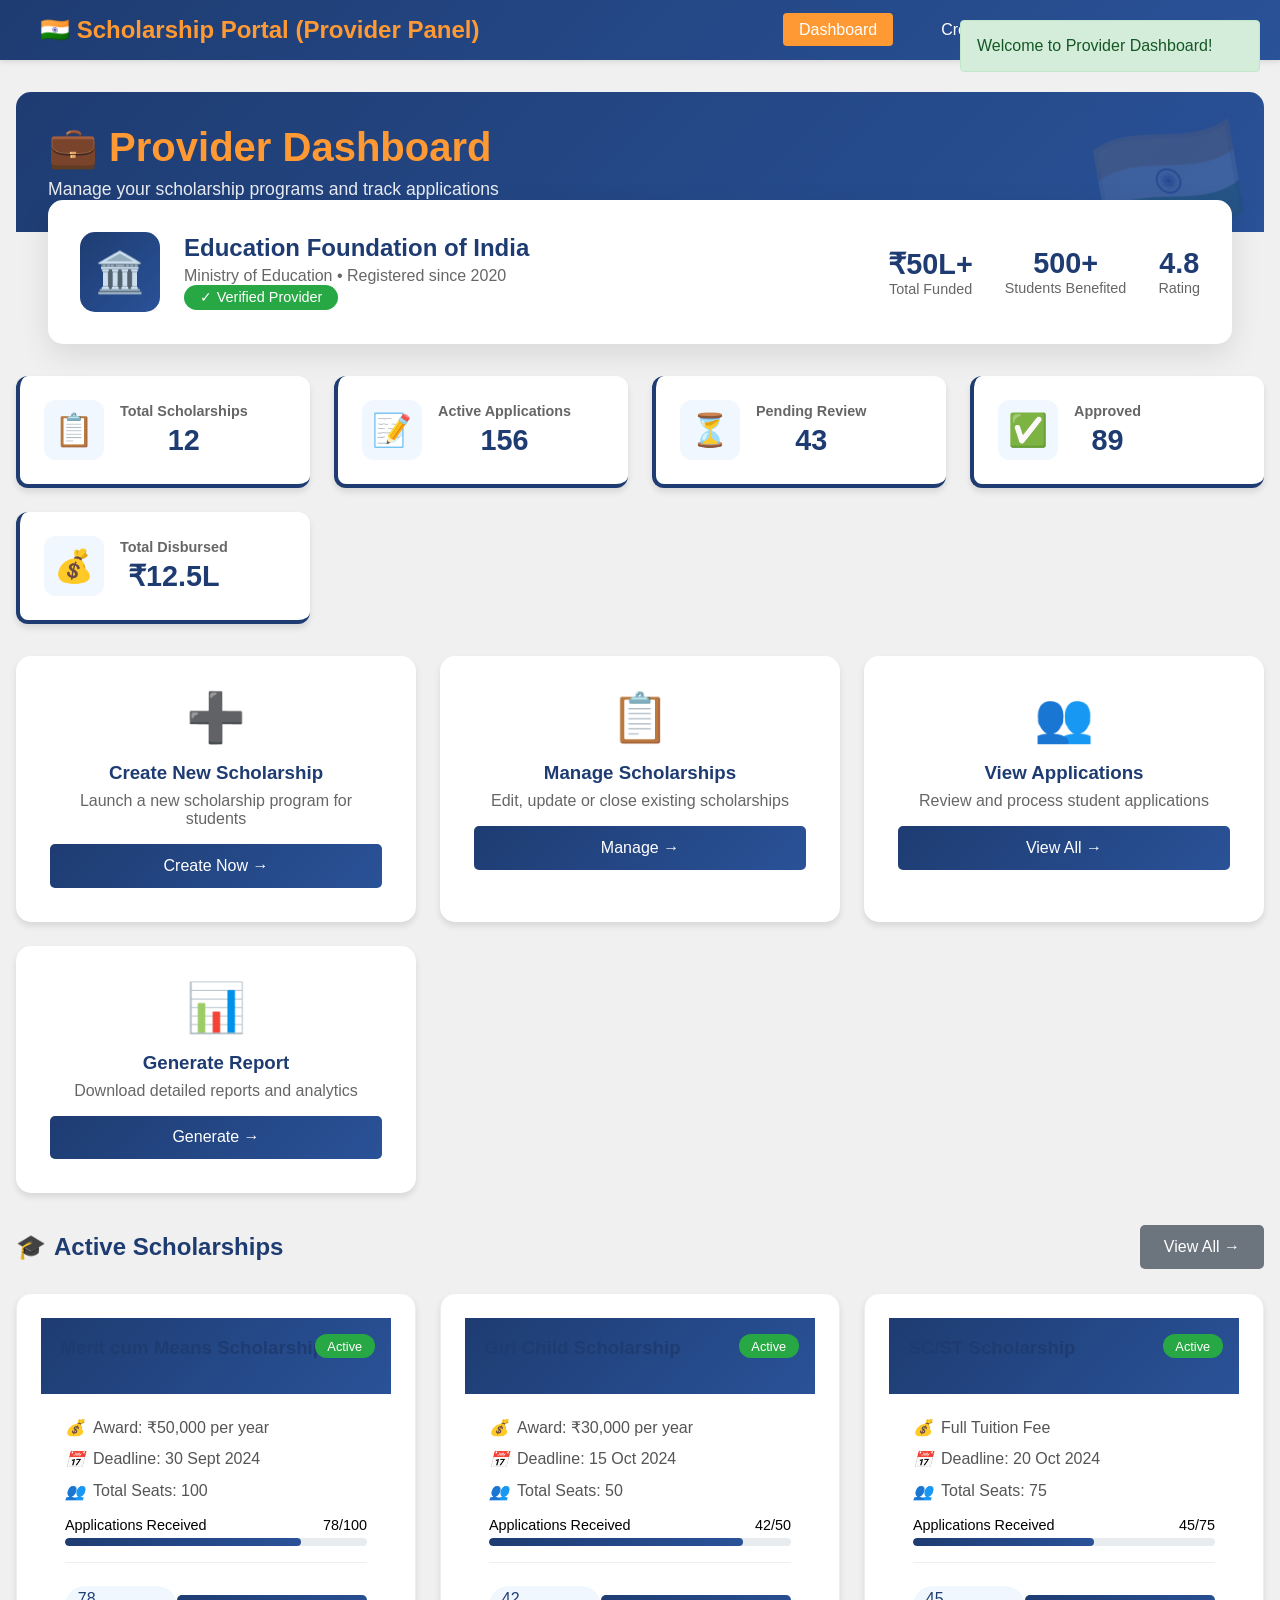
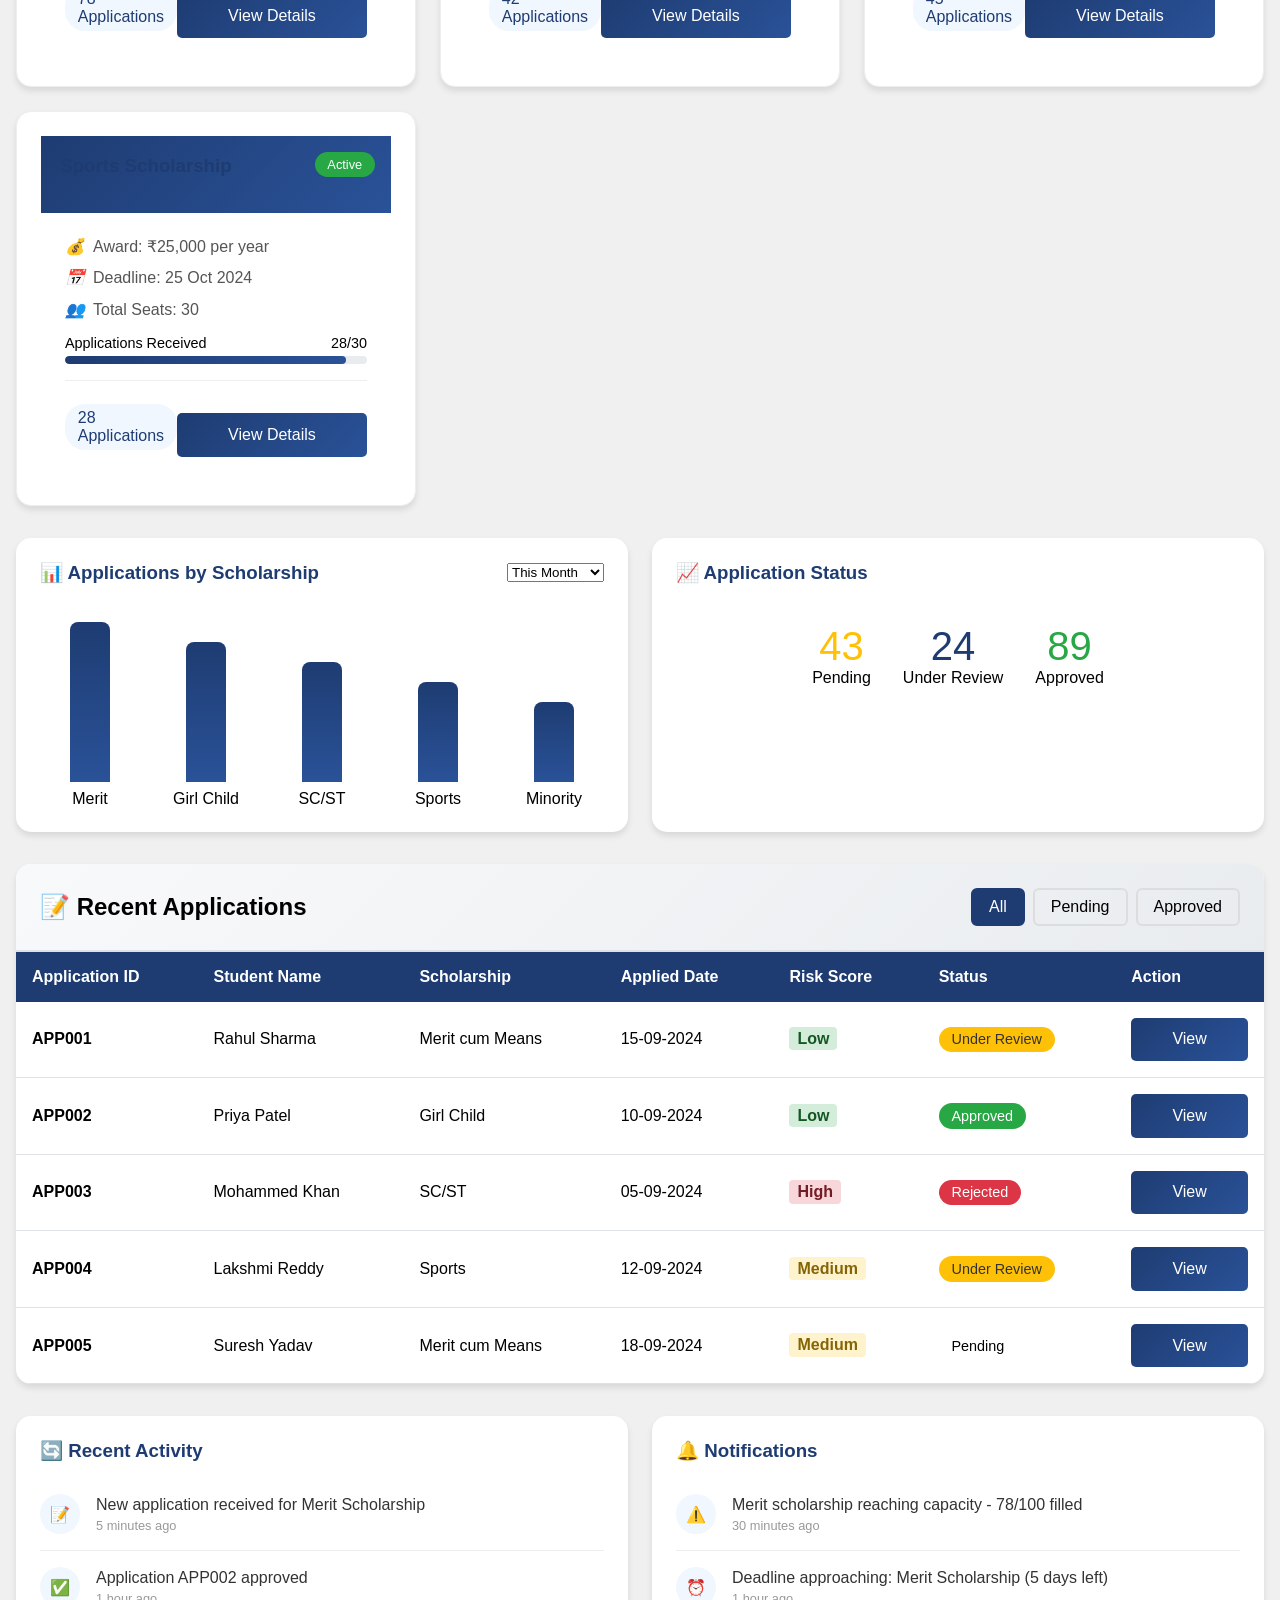
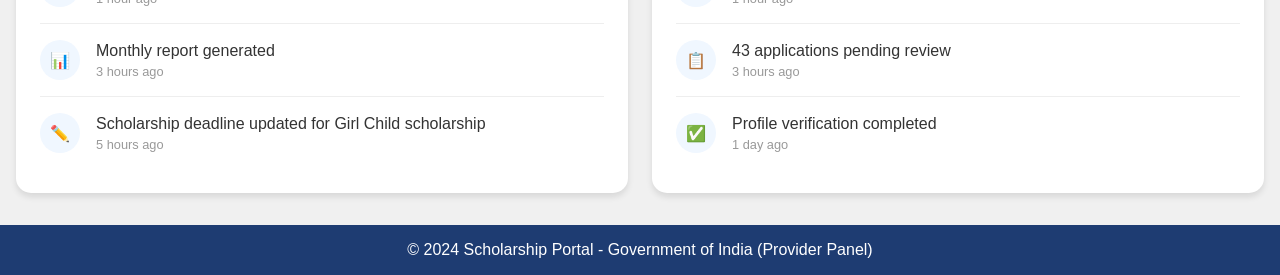
<file: Frontend/pages/provider_dashboard.html>
<!DOCTYPE html>
<html lang="en">
<head>
    <meta charset="UTF-8">
    <meta name="viewport" content="width=device-width, initial-scale=1.0">
    <title>Provider Dashboard -  Scholarship Portal</title>
    <link rel="stylesheet" href="../css/style.css">
    <style>
        /* Additional styles for provider dashboard */
        .provider-container {
            max-width: 1400px;
            margin: 2rem auto;
            padding: 0 1rem;
        }
        
        /* Header */
        .provider-header {
            background: linear-gradient(135deg, #1e3c72, #2a5298);
            color: white;
            padding: 2rem;
            border-radius: 15px 15px 0 0;
            position: relative;
            overflow: hidden;
        }
        
        .provider-header::before {
            content: "🇮🇳";
            position: absolute;
            right: 20px;
            bottom: -20px;
            font-size: 120px;
            opacity: 0.1;
            transform: rotate(-10deg);
        }
        
        .provider-header h1 {
            font-size: 2.5rem;
            margin-bottom: 0.5rem;
            color: #ff9933;
        }
        
        .provider-header p {
            opacity: 0.9;
            font-size: 1.1rem;
        }
        
        /* Welcome Banner */
        .welcome-banner {
            background: white;
            padding: 2rem;
            border-radius: 15px;
            box-shadow: 0 10px 30px rgba(0,0,0,0.1);
            margin: -2rem 2rem 2rem;
            position: relative;
            z-index: 10;
            display: flex;
            justify-content: space-between;
            align-items: center;
            flex-wrap: wrap;
            gap: 1rem;
        }
        
        .provider-info {
            display: flex;
            align-items: center;
            gap: 1.5rem;
        }
        
        .provider-logo {
            width: 80px;
            height: 80px;
            background: linear-gradient(135deg, #1e3c72, #2a5298);
            border-radius: 15px;
            display: flex;
            align-items: center;
            justify-content: center;
            color: white;
            font-size: 2.5rem;
        }
        
        .provider-details h2 {
            color: #1e3c72;
            margin-bottom: 0.3rem;
        }
        
        .provider-details p {
            color: #666;
        }
        
        .verified-badge {
            background: #28a745;
            color: white;
            padding: 0.3rem 1rem;
            border-radius: 20px;
            font-size: 0.9rem;
            display: inline-flex;
            align-items: center;
            gap: 0.3rem;
        }
        
        .stats-row {
            display: flex;
            gap: 2rem;
        }
        
        .stat-item {
            text-align: center;
        }
        
        .stat-item .number {
            font-size: 1.8rem;
            font-weight: bold;
            color: #1e3c72;
        }
        
        .stat-item .label {
            color: #666;
            font-size: 0.9rem;
        }
        
        /* Stats Cards */
        .stats-grid {
            display: grid;
            grid-template-columns: repeat(auto-fit, minmax(240px, 1fr));
            gap: 1.5rem;
            margin-bottom: 2rem;
        }
        
        .stat-card {
            background: white;
            padding: 1.5rem;
            border-radius: 12px;
            box-shadow: 0 4px 6px rgba(0,0,0,0.1);
            display: flex;
            align-items: center;
            gap: 1rem;
            transition: transform 0.3s;
            border-left: 4px solid #1e3c72;
        }
        
        .stat-card:hover {
            transform: translateY(-5px);
        }
        
        .stat-card .stat-icon {
            width: 60px;
            height: 60px;
            background: #f0f7ff;
            border-radius: 12px;
            display: flex;
            align-items: center;
            justify-content: center;
            font-size: 2rem;
        }
        
        .stat-card .stat-details h3 {
            color: #666;
            font-size: 0.9rem;
            margin-bottom: 0.3rem;
        }
        
        .stat-card .stat-number {
            font-size: 1.8rem;
            font-weight: bold;
            color: #1e3c72;
        }
        
        /* Action Cards */
        .action-grid {
            display: grid;
            grid-template-columns: repeat(auto-fit, minmax(300px, 1fr));
            gap: 1.5rem;
            margin-bottom: 2rem;
        }
        
        .action-card {
            background: white;
            border-radius: 15px;
            padding: 2rem;
            box-shadow: 0 4px 6px rgba(0,0,0,0.1);
            cursor: pointer;
            transition: all 0.3s;
            border: 2px solid transparent;
            text-align: center;
        }
        
        .action-card:hover {
            transform: translateY(-5px);
            border-color: #1e3c72;
            box-shadow: 0 8px 15px rgba(0,0,0,0.2);
        }
        
        .action-icon {
            font-size: 3rem;
            margin-bottom: 1rem;
        }
        
        .action-card h3 {
            color: #1e3c72;
            margin-bottom: 0.5rem;
        }
        
        .action-card p {
            color: #666;
            margin-bottom: 1rem;
        }
        
        .action-card .btn {
            width: 100%;
        }
        
        /* Scholarships Section */
        .section-header {
            display: flex;
            justify-content: space-between;
            align-items: center;
            margin-bottom: 1.5rem;
        }
        
        .section-header h2 {
            color: #1e3c72;
            display: flex;
            align-items: center;
            gap: 0.5rem;
        }
        
        .scholarships-grid {
            display: grid;
            grid-template-columns: repeat(auto-fill, minmax(350px, 1fr));
            gap: 1.5rem;
            margin-bottom: 2rem;
        }
        
        .scholarship-card {
            background: white;
            border-radius: 15px;
            overflow: hidden;
            box-shadow: 0 4px 6px rgba(0,0,0,0.1);
            transition: all 0.3s;
            border: 1px solid #eee;
        }
        
        .scholarship-card:hover {
            transform: translateY(-5px);
            box-shadow: 0 8px 15px rgba(0,0,0,0.2);
        }
        
        .scholarship-header {
            background: linear-gradient(135deg, #1e3c72, #2a5298);
            color: white;
            padding: 1.2rem;
            position: relative;
        }
        
        .scholarship-status {
            position: absolute;
            top: 1rem;
            right: 1rem;
            padding: 0.3rem 0.8rem;
            border-radius: 20px;
            font-size: 0.8rem;
            background: #28a745;
        }
        
        .scholarship-status.closed {
            background: #dc3545;
        }
        
        .scholarship-body {
            padding: 1.5rem;
        }
        
        .scholarship-detail {
            display: flex;
            align-items: center;
            gap: 0.5rem;
            margin-bottom: 0.8rem;
            color: #555;
        }
        
        .scholarship-detail i {
            width: 20px;
        }
        
        .progress-container {
            margin: 1rem 0;
        }
        
        .progress-label {
            display: flex;
            justify-content: space-between;
            margin-bottom: 0.3rem;
            font-size: 0.9rem;
        }
        
        .progress-bar {
            height: 8px;
            background: #e9ecef;
            border-radius: 4px;
            overflow: hidden;
        }
        
        .progress-fill {
            height: 100%;
            background: linear-gradient(90deg, #1e3c72, #2a5298);
            border-radius: 4px;
        }
        
        .scholarship-footer {
            display: flex;
            justify-content: space-between;
            align-items: center;
            margin-top: 1rem;
            padding-top: 1rem;
            border-top: 1px solid #eee;
        }
        
        .applications-count {
            background: #f0f7ff;
            padding: 0.3rem 0.8rem;
            border-radius: 20px;
            color: #1e3c72;
            font-weight: 500;
        }
        
        /* Applications Table */
        .table-container {
            background: white;
            border-radius: 15px;
            box-shadow: 0 4px 6px rgba(0,0,0,0.1);
            overflow: hidden;
            margin-bottom: 2rem;
        }
        
        .table-header {
            padding: 1.5rem;
            background: linear-gradient(135deg, #f8f9fa, #e9ecef);
            border-bottom: 2px solid #dee2e6;
            display: flex;
            justify-content: space-between;
            align-items: center;
            flex-wrap: wrap;
            gap: 1rem;
        }
        
        .filter-tabs {
            display: flex;
            gap: 0.5rem;
        }
        
        .filter-tab {
            padding: 0.5rem 1rem;
            border: 2px solid #ddd;
            border-radius: 6px;
            cursor: pointer;
            transition: all 0.3s;
        }
        
        .filter-tab:hover, .filter-tab.active {
            background: #1e3c72;
            color: white;
            border-color: #1e3c72;
        }
        
        table {
            width: 100%;
            border-collapse: collapse;
        }
        
        table th {
            background: #1e3c72;
            color: white;
            padding: 1rem;
            text-align: left;
        }
        
        table td {
            padding: 1rem;
            border-bottom: 1px solid #dee2e6;
        }
        
        table tbody tr:hover {
            background: #f8f9fa;
        }
        
        /* Chart Section */
        .charts-grid {
            display: grid;
            grid-template-columns: repeat(auto-fit, minmax(400px, 1fr));
            gap: 1.5rem;
            margin-bottom: 2rem;
        }
        
        .chart-card {
            background: white;
            border-radius: 15px;
            padding: 1.5rem;
            box-shadow: 0 4px 6px rgba(0,0,0,0.1);
        }
        
        .chart-header {
            display: flex;
            justify-content: space-between;
            align-items: center;
            margin-bottom: 1.5rem;
        }
        
        .chart-header h3 {
            color: #1e3c72;
        }
        
        .chart-bars {
            display: flex;
            align-items: flex-end;
            gap: 1rem;
            height: 200px;
        }
        
        .bar-container {
            flex: 1;
            display: flex;
            flex-direction: column;
            align-items: center;
            gap: 0.5rem;
        }
        
        .bar {
            width: 40px;
            background: linear-gradient(180deg, #1e3c72, #2a5298);
            border-radius: 8px 8px 0 0;
            transition: height 0.3s;
        }
        
        /* Recent Activity */
        .activity-feed {
            background: white;
            border-radius: 15px;
            padding: 1.5rem;
            box-shadow: 0 4px 6px rgba(0,0,0,0.1);
        }
        
        .activity-item {
            display: flex;
            align-items: center;
            gap: 1rem;
            padding: 1rem 0;
            border-bottom: 1px solid #eee;
        }
        
        .activity-item:last-child {
            border-bottom: none;
        }
        
        .activity-icon {
            width: 40px;
            height: 40px;
            background: #f0f7ff;
            border-radius: 50%;
            display: flex;
            align-items: center;
            justify-content: center;
        }
        
        .activity-details {
            flex: 1;
        }
        
        .activity-text {
            color: #333;
            margin-bottom: 0.2rem;
        }
        
        .activity-time {
            color: #999;
            font-size: 0.8rem;
        }
        
        /* Responsive */
        @media (max-width: 768px) {
            .provider-header h1 {
                font-size: 2rem;
            }
            
            .welcome-banner {
                margin: 1rem;
                flex-direction: column;
                text-align: center;
            }
            
            .provider-info {
                flex-direction: column;
                text-align: center;
            }
            
            .stats-row {
                flex-wrap: wrap;
                justify-content: center;
            }
            
            .charts-grid {
                grid-template-columns: 1fr;
            }
            
            .table-container {
                overflow-x: auto;
            }
            
            .filter-tabs {
                flex-wrap: wrap;
            }
        }
    </style>
</head>
<body>
    <!-- Navigation Bar -->
    <nav class="navbar">
        <div class="nav-container">
            <div class="logo">
                <span>🇮🇳  Scholarship Portal (Provider Panel)</span>
            </div>
            <ul class="nav-links">
                <li><a href="provider_dashboard.html" class="active">Dashboard</a></li>
                <li><a href="create_scholarship.html">Create</a></li>
                <li><a href="manage_scholarships.html">Manage</a></li>
                <li><a href="#" onclick="logout()">Logout</a></li>
            </ul>
        </div>
    </nav>

    <div class="provider-container">
        <!-- Loading Spinner -->
        <div id="loadingSpinner" class="spinner"></div>

        <!-- Header -->
        <div class="provider-header">
            <h1>💼 Provider Dashboard</h1>
            <p>Manage your scholarship programs and track applications</p>
        </div>

        <!-- Welcome Banner -->
        <div class="welcome-banner">
            <div class="provider-info">
                <div class="provider-logo">🏛️</div>
                <div class="provider-details">
                    <h2>Education Foundation of India</h2>
                    <p>Ministry of Education • Registered since 2020</p>
                    <span class="verified-badge">
                        <span>✓</span> Verified Provider
                    </span>
                </div>
            </div>
            <div class="stats-row">
                <div class="stat-item">
                    <div class="number">₹50L+</div>
                    <div class="label">Total Funded</div>
                </div>
                <div class="stat-item">
                    <div class="number">500+</div>
                    <div class="label">Students Benefited</div>
                </div>
                <div class="stat-item">
                    <div class="number">4.8</div>
                    <div class="label">Rating</div>
                </div>
            </div>
        </div>

        <!-- Stats Cards -->
        <div class="stats-grid">
            <div class="stat-card">
                <div class="stat-icon">📋</div>
                <div class="stat-details">
                    <h3>Total Scholarships</h3>
                    <div class="stat-number">12</div>
                </div>
            </div>
            <div class="stat-card">
                <div class="stat-icon">📝</div>
                <div class="stat-details">
                    <h3>Active Applications</h3>
                    <div class="stat-number">156</div>
                </div>
            </div>
            <div class="stat-card">
                <div class="stat-icon">⏳</div>
                <div class="stat-details">
                    <h3>Pending Review</h3>
                    <div class="stat-number">43</div>
                </div>
            </div>
            <div class="stat-card">
                <div class="stat-icon">✅</div>
                <div class="stat-details">
                    <h3>Approved</h3>
                    <div class="stat-number">89</div>
                </div>
            </div>
            <div class="stat-card">
                <div class="stat-icon">💰</div>
                <div class="stat-details">
                    <h3>Total Disbursed</h3>
                    <div class="stat-number">₹12.5L</div>
                </div>
            </div>
        </div>

        <!-- Quick Action Cards -->
        <div class="action-grid">
            <div class="action-card" onclick="window.location.href='create_scholarship.html'">
                <div class="action-icon">➕</div>
                <h3>Create New Scholarship</h3>
                <p>Launch a new scholarship program for students</p>
                <button class="btn btn-primary">Create Now →</button>
            </div>
            <div class="action-card" onclick="window.location.href='manage_scholarships.html'">
                <div class="action-icon">📋</div>
                <h3>Manage Scholarships</h3>
                <p>Edit, update or close existing scholarships</p>
                <button class="btn btn-primary">Manage →</button>
            </div>
            <div class="action-card" onclick="window.location.href='scholarship_applications.html'">
                <div class="action-icon">👥</div>
                <h3>View Applications</h3>
                <p>Review and process student applications</p>
                <button class="btn btn-primary">View All →</button>
            </div>
            <div class="action-card" onclick="generateReport()">
                <div class="action-icon">📊</div>
                <h3>Generate Report</h3>
                <p>Download detailed reports and analytics</p>
                <button class="btn btn-primary">Generate →</button>
            </div>
        </div>

        <!-- Active Scholarships Section -->
        <div class="section-header">
            <h2>
                <span>🎓</span> Active Scholarships
            </h2>
            <button class="btn btn-secondary" onclick="window.location.href='manage_scholarships.html'">View All →</button>
        </div>

        <div class="scholarships-grid">
            <!-- Scholarship Card 1 -->
            <div class="scholarship-card">
                <div class="scholarship-header">
                    <h3>Merit cum Means Scholarship</h3>
                    <span class="scholarship-status">Active</span>
                </div>
                <div class="scholarship-body">
                    <div class="scholarship-detail">
                        <i>💰</i> <span>Award: ₹50,000 per year</span>
                    </div>
                    <div class="scholarship-detail">
                        <i>📅</i> <span>Deadline: 30 Sept 2024</span>
                    </div>
                    <div class="scholarship-detail">
                        <i>👥</i> <span>Total Seats: 100</span>
                    </div>
                    
                    <div class="progress-container">
                        <div class="progress-label">
                            <span>Applications Received</span>
                            <span>78/100</span>
                        </div>
                        <div class="progress-bar">
                            <div class="progress-fill" style="width: 78%"></div>
                        </div>
                    </div>
                    
                    <div class="scholarship-footer">
                        <span class="applications-count">78 Applications</span>
                        <button class="btn btn-primary btn-small" onclick="viewScholarship(1)">View Details</button>
                    </div>
                </div>
            </div>

            <!-- Scholarship Card 2 -->
            <div class="scholarship-card">
                <div class="scholarship-header">
                    <h3>Girl Child Scholarship</h3>
                    <span class="scholarship-status">Active</span>
                </div>
                <div class="scholarship-body">
                    <div class="scholarship-detail">
                        <i>💰</i> <span>Award: ₹30,000 per year</span>
                    </div>
                    <div class="scholarship-detail">
                        <i>📅</i> <span>Deadline: 15 Oct 2024</span>
                    </div>
                    <div class="scholarship-detail">
                        <i>👥</i> <span>Total Seats: 50</span>
                    </div>
                    
                    <div class="progress-container">
                        <div class="progress-label">
                            <span>Applications Received</span>
                            <span>42/50</span>
                        </div>
                        <div class="progress-bar">
                            <div class="progress-fill" style="width: 84%"></div>
                        </div>
                    </div>
                    
                    <div class="scholarship-footer">
                        <span class="applications-count">42 Applications</span>
                        <button class="btn btn-primary btn-small" onclick="viewScholarship(2)">View Details</button>
                    </div>
                </div>
            </div>

            <!-- Scholarship Card 3 -->
            <div class="scholarship-card">
                <div class="scholarship-header">
                    <h3>SC/ST Scholarship</h3>
                    <span class="scholarship-status">Active</span>
                </div>
                <div class="scholarship-body">
                    <div class="scholarship-detail">
                        <i>💰</i> <span>Full Tuition Fee</span>
                    </div>
                    <div class="scholarship-detail">
                        <i>📅</i> <span>Deadline: 20 Oct 2024</span>
                    </div>
                    <div class="scholarship-detail">
                        <i>👥</i> <span>Total Seats: 75</span>
                    </div>
                    
                    <div class="progress-container">
                        <div class="progress-label">
                            <span>Applications Received</span>
                            <span>45/75</span>
                        </div>
                        <div class="progress-bar">
                            <div class="progress-fill" style="width: 60%"></div>
                        </div>
                    </div>
                    
                    <div class="scholarship-footer">
                        <span class="applications-count">45 Applications</span>
                        <button class="btn btn-primary btn-small" onclick="viewScholarship(3)">View Details</button>
                    </div>
                </div>
            </div>

            <!-- Scholarship Card 4 -->
            <div class="scholarship-card">
                <div class="scholarship-header">
                    <h3>Sports Scholarship</h3>
                    <span class="scholarship-status">Active</span>
                </div>
                <div class="scholarship-body">
                    <div class="scholarship-detail">
                        <i>💰</i> <span>Award: ₹25,000 per year</span>
                    </div>
                    <div class="scholarship-detail">
                        <i>📅</i> <span>Deadline: 25 Oct 2024</span>
                    </div>
                    <div class="scholarship-detail">
                        <i>👥</i> <span>Total Seats: 30</span>
                    </div>
                    
                    <div class="progress-container">
                        <div class="progress-label">
                            <span>Applications Received</span>
                            <span>28/30</span>
                        </div>
                        <div class="progress-bar">
                            <div class="progress-fill" style="width: 93%"></div>
                        </div>
                    </div>
                    
                    <div class="scholarship-footer">
                        <span class="applications-count">28 Applications</span>
                        <button class="btn btn-primary btn-small" onclick="viewScholarship(4)">View Details</button>
                    </div>
                </div>
            </div>
        </div>

        <!-- Charts Section -->
        <div class="charts-grid">
            <!-- Applications by Scholarship Chart -->
            <div class="chart-card">
                <div class="chart-header">
                    <h3>📊 Applications by Scholarship</h3>
                    <select onchange="updateChart(this)">
                        <option>This Month</option>
                        <option>This Quarter</option>
                        <option>This Year</option>
                    </select>
                </div>
                <div class="chart-bars">
                    <div class="bar-container">
                        <div class="bar" style="height: 160px;"></div>
                        <span>Merit</span>
                    </div>
                    <div class="bar-container">
                        <div class="bar" style="height: 140px;"></div>
                        <span>Girl Child</span>
                    </div>
                    <div class="bar-container">
                        <div class="bar" style="height: 120px;"></div>
                        <span>SC/ST</span>
                    </div>
                    <div class="bar-container">
                        <div class="bar" style="height: 100px;"></div>
                        <span>Sports</span>
                    </div>
                    <div class="bar-container">
                        <div class="bar" style="height: 80px;"></div>
                        <span>Minority</span>
                    </div>
                </div>
            </div>

            <!-- Application Status Distribution -->
            <div class="chart-card">
                <div class="chart-header">
                    <h3>📈 Application Status</h3>
                </div>
                <div style="display: flex; justify-content: center; gap: 2rem; padding: 1rem;">
                    <div style="text-align: center;">
                        <div style="font-size: 2.5rem; color: #ffc107;">43</div>
                        <div>Pending</div>
                    </div>
                    <div style="text-align: center;">
                        <div style="font-size: 2.5rem; color: #1e3c72;">24</div>
                        <div>Under Review</div>
                    </div>
                    <div style="text-align: center;">
                        <div style="font-size: 2.5rem; color: #28a745;">89</div>
                        <div>Approved</div>
                    </div>
                </div>
            </div>
        </div>

        <!-- Recent Applications Table -->
        <div class="table-container">
            <div class="table-header">
                <h2>📝 Recent Applications</h2>
                <div class="filter-tabs">
                    <span class="filter-tab active" onclick="filterApplications('all')">All</span>
                    <span class="filter-tab" onclick="filterApplications('pending')">Pending</span>
                    <span class="filter-tab" onclick="filterApplications('approved')">Approved</span>
                </div>
            </div>
            <table>
                <thead>
                    <tr>
                        <th>Application ID</th>
                        <th>Student Name</th>
                        <th>Scholarship</th>
                        <th>Applied Date</th>
                        <th>Risk Score</th>
                        <th>Status</th>
                        <th>Action</th>
                    </tr>
                </thead>
                <tbody>
                    <tr>
                        <td><strong>APP001</strong></td>
                        <td>Rahul Sharma</td>
                        <td>Merit cum Means</td>
                        <td>15-09-2024</td>
                        <td><span class="risk-score risk-low">Low</span></td>
                        <td><span class="status-badge status-review">Under Review</span></td>
                        <td><button class="btn btn-primary btn-small" onclick="viewApplication('APP001')">View</button></td>
                    </tr>
                    <tr>
                        <td><strong>APP002</strong></td>
                        <td>Priya Patel</td>
                        <td>Girl Child</td>
                        <td>10-09-2024</td>
                        <td><span class="risk-score risk-low">Low</span></td>
                        <td><span class="status-badge status-approved">Approved</span></td>
                        <td><button class="btn btn-primary btn-small" onclick="viewApplication('APP002')">View</button></td>
                    </tr>
                    <tr>
                        <td><strong>APP003</strong></td>
                        <td>Mohammed Khan</td>
                        <td>SC/ST</td>
                        <td>05-09-2024</td>
                        <td><span class="risk-score risk-high">High</span></td>
                        <td><span class="status-badge status-rejected">Rejected</span></td>
                        <td><button class="btn btn-primary btn-small" onclick="viewApplication('APP003')">View</button></td>
                    </tr>
                    <tr>
                        <td><strong>APP004</strong></td>
                        <td>Lakshmi Reddy</td>
                        <td>Sports</td>
                        <td>12-09-2024</td>
                        <td><span class="risk-score risk-medium">Medium</span></td>
                        <td><span class="status-badge status-review">Under Review</span></td>
                        <td><button class="btn btn-primary btn-small" onclick="viewApplication('APP004')">View</button></td>
                    </tr>
                    <tr>
                        <td><strong>APP005</strong></td>
                        <td>Suresh Yadav</td>
                        <td>Merit cum Means</td>
                        <td>18-09-2024</td>
                        <td><span class="risk-score risk-medium">Medium</span></td>
                        <td><span class="status-badge status-pending">Pending</span></td>
                        <td><button class="btn btn-primary btn-small" onclick="viewApplication('APP005')">View</button></td>
                    </tr>
                </tbody>
            </table>
        </div>

        <!-- Recent Activity & Notifications -->
        <div style="display: grid; grid-template-columns: 1fr 1fr; gap: 1.5rem;">
            <!-- Recent Activity -->
            <div class="activity-feed">
                <h3 style="color: #1e3c72; margin-bottom: 1rem;">🔄 Recent Activity</h3>
                <div class="activity-item">
                    <div class="activity-icon">📝</div>
                    <div class="activity-details">
                        <div class="activity-text">New application received for Merit Scholarship</div>
                        <div class="activity-time">5 minutes ago</div>
                    </div>
                </div>
                <div class="activity-item">
                    <div class="activity-icon">✅</div>
                    <div class="activity-details">
                        <div class="activity-text">Application APP002 approved</div>
                        <div class="activity-time">1 hour ago</div>
                    </div>
                </div>
                <div class="activity-item">
                    <div class="activity-icon">📊</div>
                    <div class="activity-details">
                        <div class="activity-text">Monthly report generated</div>
                        <div class="activity-time">3 hours ago</div>
                    </div>
                </div>
                <div class="activity-item">
                    <div class="activity-icon">✏️</div>
                    <div class="activity-details">
                        <div class="activity-text">Scholarship deadline updated for Girl Child scholarship</div>
                        <div class="activity-time">5 hours ago</div>
                    </div>
                </div>
            </div>

            <!-- Notifications -->
            <div class="activity-feed">
                <h3 style="color: #1e3c72; margin-bottom: 1rem;">🔔 Notifications</h3>
                <div class="activity-item">
                    <div class="activity-icon">⚠️</div>
                    <div class="activity-details">
                        <div class="activity-text">Merit scholarship reaching capacity - 78/100 filled</div>
                        <div class="activity-time">30 minutes ago</div>
                    </div>
                </div>
                <div class="activity-item">
                    <div class="activity-icon">⏰</div>
                    <div class="activity-details">
                        <div class="activity-text">Deadline approaching: Merit Scholarship (5 days left)</div>
                        <div class="activity-time">1 hour ago</div>
                    </div>
                </div>
                <div class="activity-item">
                    <div class="activity-icon">📋</div>
                    <div class="activity-details">
                        <div class="activity-text">43 applications pending review</div>
                        <div class="activity-time">3 hours ago</div>
                    </div>
                </div>
                <div class="activity-item">
                    <div class="activity-icon">✅</div>
                    <div class="activity-details">
                        <div class="activity-text">Profile verification completed</div>
                        <div class="activity-time">1 day ago</div>
                    </div>
                </div>
            </div>
        </div>
    </div>

    <!-- Footer -->
    <footer class="footer">
        <p>© 2024  Scholarship Portal - Government of India (Provider Panel)</p>
    </footer>

    <script src="../js/script.js"></script>
    <script>
        // View scholarship details
        function viewScholarship(id) {
            window.location.href = `manage_scholarships.html?id=${id}`;
        }

        // View application
        function viewApplication(id) {
            window.location.href = `scholarship_applications.html?app=${id}`;
        }

        // Generate report
        function generateReport() {
            showLoading();
            setTimeout(() => {
                hideLoading();
                showAlert('Report generated successfully! Downloading...', 'success');
            }, 2000);
        }

        // Filter applications
        function filterApplications(filter) {
            const tabs = document.querySelectorAll('.filter-tab');
            tabs.forEach(tab => tab.classList.remove('active'));
            event.target.classList.add('active');
            
            showAlert(`Showing ${filter} applications`, 'info');
        }

        // Update chart
        function updateChart(select) {
            showAlert(`Chart updated: ${select.value}`, 'success');
        }

        // Show alert
        function showAlert(message, type) {
            const alertDiv = document.createElement('div');
            alertDiv.className = `alert alert-${type}`;
            alertDiv.style.position = 'fixed';
            alertDiv.style.top = '20px';
            alertDiv.style.right = '20px';
            alertDiv.style.zIndex = '1000';
            alertDiv.style.minWidth = '300px';
            alertDiv.textContent = message;
            
            document.body.appendChild(alertDiv);
            
            setTimeout(() => {
                alertDiv.remove();
            }, 3000);
        }

        // Initialize on page load
        document.addEventListener('DOMContentLoaded', function() {
            showAlert('Welcome to Provider Dashboard!', 'success');
        });
    </script>
</body>
</html>
</file>
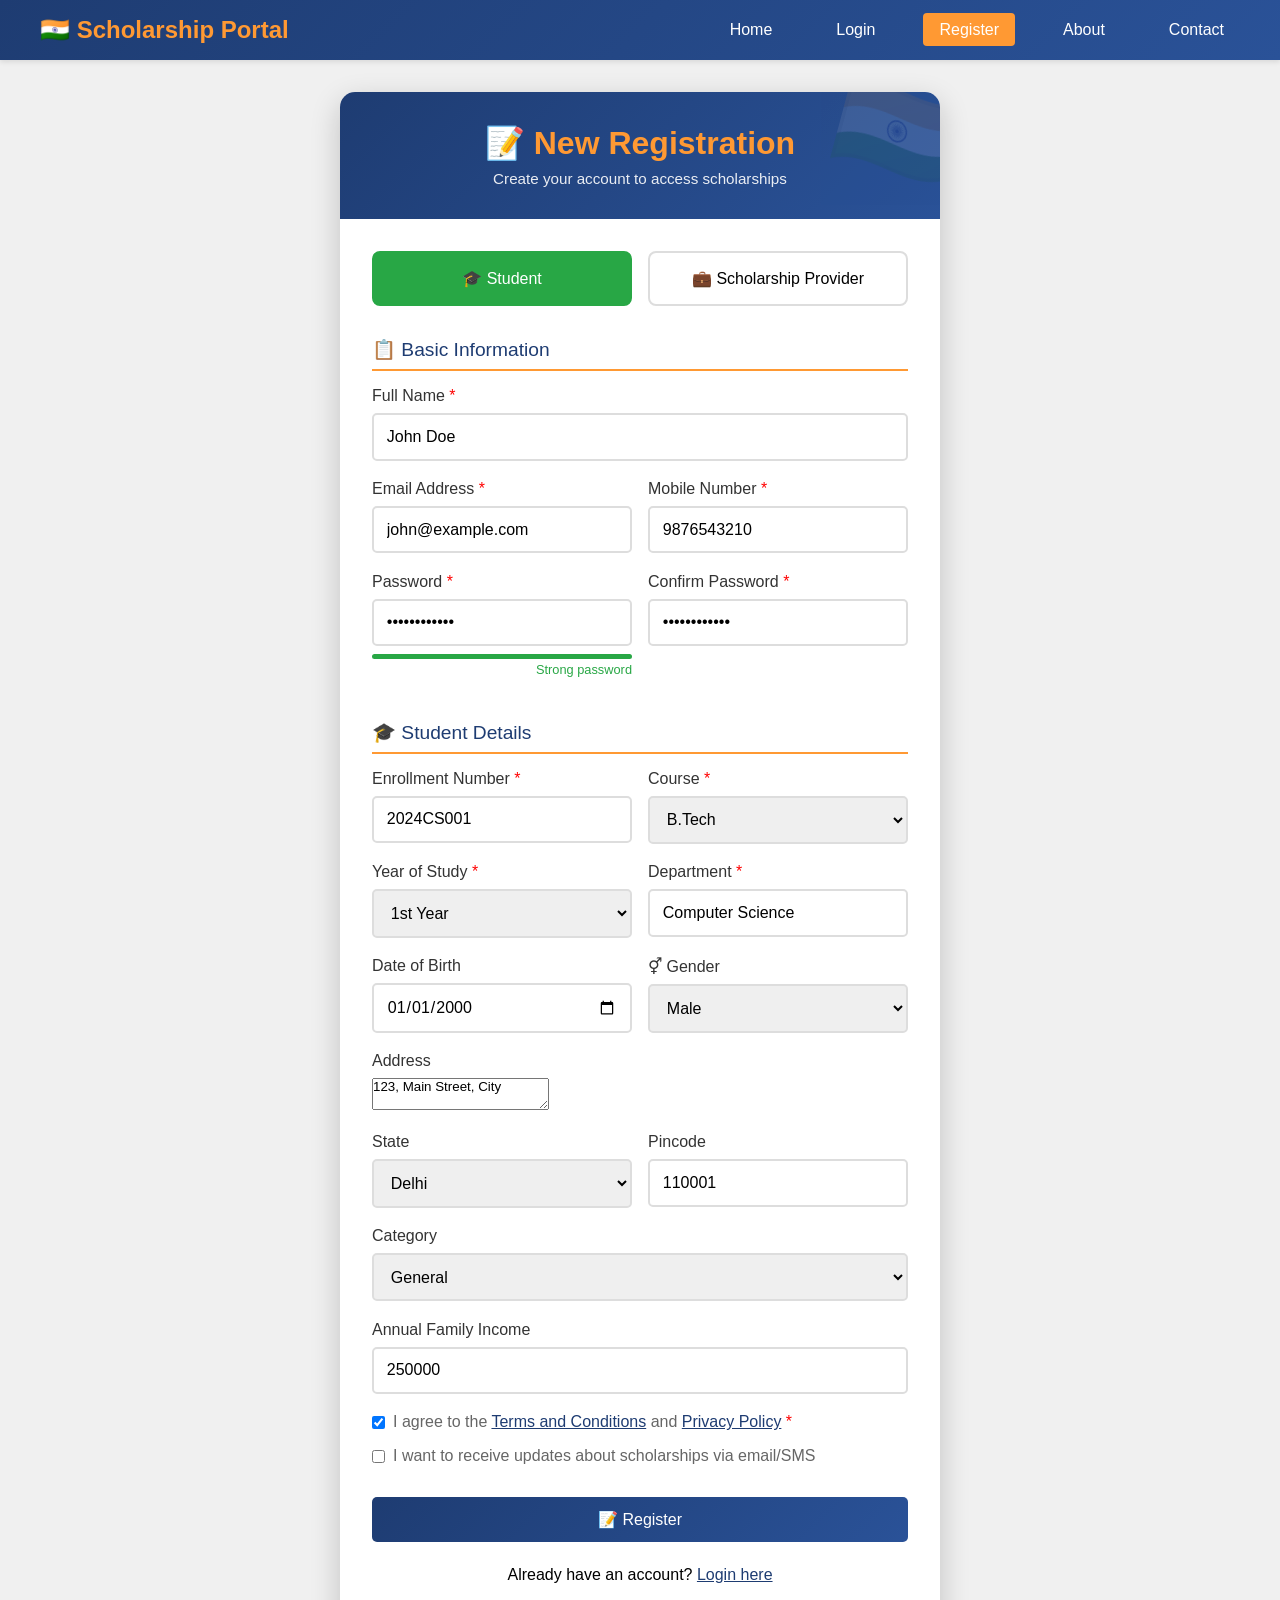
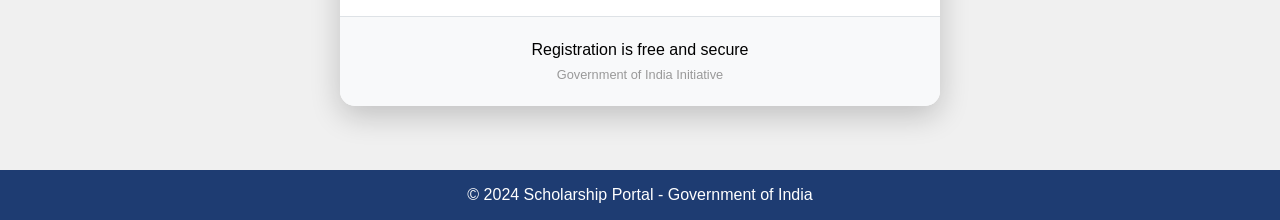
<file: Frontend/pages/register.html>
<!DOCTYPE html>
<html lang="en">
<head>
    <meta charset="UTF-8">
    <meta name="viewport" content="width=device-width, initial-scale=1.0">
    <title>Register -  Scholarship Portal</title>
    <link rel="stylesheet" href="../css/style.css">
    <style>
        /* Additional styles for registration page */
        .register-container {
            min-height: calc(100vh - 150px);
            display: flex;
            align-items: center;
            justify-content: center;
            padding: 2rem;
        }
        
        .register-card {
            background: white;
            border-radius: 15px;
            box-shadow: 0 10px 30px rgba(0,0,0,0.2);
            width: 100%;
            max-width: 600px;
            overflow: hidden;
            animation: slideIn 0.5s ease;
        }
        
        @keyframes slideIn {
            from {
                opacity: 0;
                transform: translateY(-30px);
            }
            to {
                opacity: 1;
                transform: translateY(0);
            }
        }
        
        .register-header {
            background: linear-gradient(135deg, #1e3c72, #2a5298);
            color: white;
            padding: 2rem;
            text-align: center;
            position: relative;
            overflow: hidden;
        }
        
        .register-header::before {
            content: "🇮🇳";
            position: absolute;
            top: -20px;
            right: -20px;
            font-size: 100px;
            opacity: 0.1;
            transform: rotate(15deg);
        }
        
        .register-header h2 {
            font-size: 2rem;
            margin-bottom: 0.5rem;
            color: #ff9933;
        }
        
        .register-header p {
            opacity: 0.9;
            font-size: 0.95rem;
        }
        
        .register-body {
            padding: 2rem;
        }
        
        .role-selector {
            display: flex;
            gap: 1rem;
            margin-bottom: 2rem;
            justify-content: center;
        }
        
        .role-option {
            flex: 1;
            cursor: pointer;
        }
        
        .role-option input[type="radio"] {
            display: none;
        }
        
        .role-option label {
            display: block;
            padding: 1rem;
            text-align: center;
            border: 2px solid #ddd;
            border-radius: 8px;
            font-weight: 500;
            transition: all 0.3s;
            cursor: pointer;
        }
        
        .role-option input[type="radio"]:checked + label {
            background: #1e3c72;
            color: white;
            border-color: #1e3c72;
        }
        
        .role-option.student input[type="radio"]:checked + label {
            background: #28a745;
            border-color: #28a745;
        }
        
        .role-option.provider input[type="radio"]:checked + label {
            background: #dc3545;
            border-color: #dc3545;
        }
        
        .student-fields, .provider-fields {
            display: none;
            animation: fadeIn 0.5s ease;
        }
        
        @keyframes fadeIn {
            from { opacity: 0; }
            to { opacity: 1; }
        }
        
        .section-title {
            color: #1e3c72;
            font-size: 1.2rem;
            margin: 1.5rem 0 1rem;
            padding-bottom: 0.5rem;
            border-bottom: 2px solid #ff9933;
        }
        
        .password-strength {
            margin-top: 0.5rem;
            height: 5px;
            background: #ddd;
            border-radius: 5px;
            overflow: hidden;
        }
        
        .strength-bar {
            height: 100%;
            width: 0%;
            transition: width 0.3s, background 0.3s;
        }
        
        .strength-text {
            font-size: 0.8rem;
            margin-top: 0.2rem;
            text-align: right;
        }
        
        .terms-check {
            display: flex;
            align-items: center;
            gap: 0.5rem;
            margin: 1rem 0;
            color: #666;
        }
        
        .register-footer {
            text-align: center;
            padding: 1.5rem;
            background: #f8f9fa;
            border-top: 1px solid #dee2e6;
        }
        
        .register-footer a {
            color: #1e3c72;
            text-decoration: none;
            font-weight: 500;
        }
        
        .register-footer a:hover {
            text-decoration: underline;
            color: #ff9933;
        }
        
        .error-message {
            background: #f8d7da;
            color: #721c24;
            padding: 0.8rem;
            border-radius: 5px;
            margin-bottom: 1rem;
            display: none;
            border-left: 4px solid #dc3545;
        }
        
        .success-message {
            background: #d4edda;
            color: #155724;
            padding: 0.8rem;
            border-radius: 5px;
            margin-bottom: 1rem;
            display: none;
            border-left: 4px solid #28a745;
        }
        
        .form-row {
            display: grid;
            grid-template-columns: 1fr 1fr;
            gap: 1rem;
        }
        
        .input-hint {
            font-size: 0.8rem;
            color: #666;
            margin-top: 0.2rem;
        }
        
        .validation-icon {
            position: absolute;
            right: 10px;
            top: 50%;
            transform: translateY(-50%);
            display: none;
        }
        
        .validation-icon.valid {
            color: #28a745;
            display: block;
        }
        
        .validation-icon.invalid {
            color: #dc3545;
            display: block;
        }
        
        @media (max-width: 768px) {
            .form-row {
                grid-template-columns: 1fr;
            }
            
            .role-selector {
                flex-direction: column;
            }
        }
    </style>
</head>
<body>
    <!-- Navigation Bar -->
    <nav class="navbar">
        <div class="nav-container">
            <div class="logo">
                <span>🇮🇳  Scholarship Portal</span>
            </div>
            <ul class="nav-links">
                <li><a href="../index.html">Home</a></li>
                <li><a href="login.html">Login</a></li>
                <li><a href="register.html" class="active">Register</a></li>
                <li><a href="../index.html#about">About</a></li>
                <li><a href="../index.html#contact">Contact</a></li>
            </ul>
        </div>
    </nav>

    <div class="register-container">
        <div class="register-card">
            <div class="register-header">
                <h2>📝 New Registration</h2>
                <p>Create your account to access scholarships</p>
            </div>
            
            <div class="register-body">
                <!-- Loading Spinner -->
                <div id="loadingSpinner" class="spinner"></div>
                
                <!-- Error Message Area -->
                <div id="errorMessage" class="error-message">
                    <strong>⚠️ Error:</strong> <span id="errorText"></span>
                </div>
                
                <!-- Success Message Area -->
                <div id="successMessage" class="success-message">
                    <strong>✅ Success:</strong> <span id="successText"></span>
                </div>
                
                <!-- Registration Form -->
                <form id="registerForm">
                    <!-- Role Selection -->
                    <div class="role-selector">
                        <div class="role-option student">
                            <input type="radio" name="role" id="roleStudent" value="student" checked>
                            <label for="roleStudent">🎓 Student</label>
                        </div>
                        <div class="role-option provider">
                            <input type="radio" name="role" id="roleProvider" value="provider">
                            <label for="roleProvider">💼 Scholarship Provider</label>
                        </div>
                    </div>
                    
                    <!-- Common Fields -->
                    <div class="section-title">📋 Basic Information</div>
                    
                    <div class="form-group">
                        <label for="fullName">Full Name <span style="color: red;">*</span></label>
                        <input type="text" id="fullName" placeholder="Enter your full name" value="John Doe">
                    </div>
                    
                    <div class="form-row">
                        <div class="form-group">
                            <label for="email">Email Address <span style="color: red;">*</span></label>
                            <input type="email" id="email" placeholder="Enter your email" value="john@example.com">
                        </div>
                        
                        <div class="form-group">
                            <label for="mobile">Mobile Number <span style="color: red;">*</span></label>
                            <input type="tel" id="mobile" placeholder="10 digit mobile" maxlength="10" value="9876543210">
                        </div>
                    </div>
                    
                    <div class="form-row">
                        <div class="form-group">
                            <label for="password">Password <span style="color: red;">*</span></label>
                            <input type="password" id="password" placeholder="Create password" value="Password@123">
                            <div class="password-strength">
                                <div id="strengthBar" class="strength-bar"></div>
                            </div>
                            <div id="strengthText" class="strength-text">Enter password</div>
                        </div>
                        
                        <div class="form-group">
                            <label for="confirmPassword">Confirm Password <span style="color: red;">*</span></label>
                            <input type="password" id="confirmPassword" placeholder="Confirm password" value="Password@123">
                        </div>
                    </div>
                    
                    <!-- Student Specific Fields -->
                    <div id="studentFields" class="student-fields" style="display: block;">
                        <div class="section-title">🎓 Student Details</div>
                        
                        <div class="form-row">
                            <div class="form-group">
                                <label for="enrollment">Enrollment Number <span style="color: red;">*</span></label>
                                <input type="text" id="enrollment" placeholder="Enter enrollment number" value="2024CS001">
                            </div>
                            
                            <div class="form-group">
                                <label for="course">Course <span style="color: red;">*</span></label>
                                <select id="course">
                                    <option value="">Select Course</option>
                                    <option value="btech" selected>B.Tech</option>
                                    <option value="be">B.E</option>
                                    <option value="bsc">B.Sc</option>
                                    <option value="ba">B.A</option>
                                    <option value="bcom">B.Com</option>
                                    <option value="mtech">M.Tech</option>
                                    <option value="msc">M.Sc</option>
                                    <option value="ma">M.A</option>
                                </select>
                            </div>
                        </div>
                        
                        <div class="form-row">
                            <div class="form-group">
                                <label for="year">Year of Study <span style="color: red;">*</span></label>
                                <select id="year">
                                    <option value="">Select Year</option>
                                    <option value="1" selected>1st Year</option>
                                    <option value="2">2nd Year</option>
                                    <option value="3">3rd Year</option>
                                    <option value="4">4th Year</option>
                                    <option value="5">5th Year</option>
                                </select>
                            </div>
                            
                            <div class="form-group">
                                <label for="department">Department <span style="color: red;">*</span></label>
                                <input type="text" id="department" placeholder="Enter department" value="Computer Science">
                            </div>
                        </div>
                        
                        <div class="form-row">
                            <div class="form-group">
                                <label for="dob">Date of Birth</label>
                                <input type="date" id="dob" value="2000-01-01">
                            </div>
                            
                            <div class="form-group">
                                <label for="gender">⚥ Gender</label>
                                <select id="gender">
                                    <option value="">Select Gender</option>
                                    <option value="male" selected>Male</option>
                                    <option value="female">Female</option>
                                    <option value="other">Other</option>
                                </select>
                            </div>
                        </div>
                        
                        <div class="form-group">
                            <label for="address">Address</label>
                            <textarea id="address" rows="2" placeholder="Enter your address">123, Main Street, City</textarea>
                        </div>
                        
                        <div class="form-row">
                            <div class="form-group">
                                <label for="state">State</label>
                                <select id="state">
                                    <option value="">Select State</option>
                                    <option value="delhi" selected>Delhi</option>
                                    <option value="maharashtra">Maharashtra</option>
                                    <option value="karnataka">Karnataka</option>
                                    <option value="tamilnadu">Tamil Nadu</option>
                                    <option value="up">Uttar Pradesh</option>
                                    <option value="gujarat">Gujarat</option>
                                </select>
                            </div>
                            
                            <div class="form-group">
                                <label for="pincode">Pincode</label>
                                <input type="text" id="pincode" placeholder="Enter pincode" maxlength="6" value="110001">
                            </div>
                        </div>
                        
                        <div class="form-group">
                            <label for="category">Category</label>
                            <select id="category">
                                <option value="">Select Category</option>
                                <option value="general" selected>General</option>
                                <option value="obc">OBC</option>
                                <option value="sc">SC</option>
                                <option value="st">ST</option>
                                <option value="ews">EWS</option>
                            </select>
                        </div>
                        
                        <div class="form-group">
                            <label for="annualIncome">Annual Family Income</label>
                            <input type="number" id="annualIncome" placeholder="Enter annual income" value="250000">
                        </div>
                    </div>
                    
                    <!-- Provider Specific Fields -->
                    <div id="providerFields" class="provider-fields">
                        <div class="section-title">Provider Details</div>
                        
                        <div class="form-group">
                            <label for="orgName">Organization Name <span style="color: red;">*</span></label>
                            <input type="text" id="orgName" placeholder="Enter organization name">
                        </div>
                        
                        <div class="form-group">
                            <label for="orgType">Organization Type</label>
                            <select id="orgType">
                                <option value="">Select Type</option>
                                <option value="government">Government</option>
                                <option value="private">Private</option>
                                <option value="ngo">NGO</option>
                                <option value="trust">Trust</option>
                                <option value="university">University</option>
                            </select>
                        </div>
                        
                        <div class="form-row">
                            <div class="form-group">
                                <label for="orgEmail">📧 Official Email</label>
                                <input type="email" id="orgEmail" placeholder="Official email">
                            </div>
                            
                            <div class="form-group">
                                <label for="orgPhone">📞 Office Phone</label>
                                <input type="tel" id="orgPhone" placeholder="Office phone number">
                            </div>
                        </div>
                        
                        <div class="form-group">
                            <label for="orgAddress">🏢 Organization Address</label>
                            <textarea id="orgAddress" rows="2" placeholder="Enter organization address"></textarea>
                        </div>
                        
                        <div class="form-row">
                            <div class="form-group">
                                <label for="orgCity">🏙️ City</label>
                                <input type="text" id="orgCity" placeholder="City">
                            </div>
                            
                            <div class="form-group">
                                <label for="orgState">📍 State</label>
                                <select id="orgState">
                                    <option value="">Select State</option>
                                    <option value="delhi">Delhi</option>
                                    <option value="maharashtra">Maharashtra</option>
                                    <option value="karnataka">Karnataka</option>
                                </select>
                            </div>
                        </div>
                        
                        <div class="form-group">
                            <label for="orgPincode">📮 Pincode</label>
                            <input type="text" id="orgPincode" placeholder="Pincode" maxlength="6">
                        </div>
                        
                        <div class="form-group">
                            <label for="website">🌐 Website</label>
                            <input type="url" id="website" placeholder="https://example.com">
                        </div>
                    </div>
                    
                    <!-- Terms and Conditions -->
                    <div class="terms-check">
                        <input type="checkbox" id="terms" checked>
                        <label for="terms">I agree to the <a href="#" style="color: #1e3c72;">Terms and Conditions</a> and <a href="#" style="color: #1e3c72;">Privacy Policy</a> <span style="color: red;">*</span></label>
                    </div>
                    
                    <div class="terms-check">
                        <input type="checkbox" id="updates">
                        <label for="updates">I want to receive updates about scholarships via email/SMS</label>
                    </div>
                    
                    <button type="submit" class="btn btn-primary" style="margin-top: 1rem;">
                        <span id="registerText">📝 Register</span>
                        <span id="registerLoading" style="display: none;">⏳ Processing...</span>
                    </button>
                </form>
                
                <!-- Already have account -->
                <div style="text-align: center; margin-top: 1.5rem;">
                    <p>Already have an account? <a href="login.html" style="color: #1e3c72; font-weight: 500;">Login here</a></p>
                </div>
            </div>
            
            <div class="register-footer">
                <p>Registration is free and secure</p>
                <p style="margin-top: 0.5rem; font-size: 0.8rem; color: #999;">
                    Government of India Initiative
                </p>
            </div>
        </div>
    </div>

    <!-- Footer -->
    <footer class="footer">
        <p>© 2024  Scholarship Portal - Government of India</p>
    </footer>

    <script src="../js/script.js"></script>
    <script>
        // Toggle between student and provider fields
        document.querySelectorAll('input[name="role"]').forEach(radio => {
            radio.addEventListener('change', function() {
                if (this.value === 'student') {
                    document.getElementById('studentFields').style.display = 'block';
                    document.getElementById('providerFields').style.display = 'none';
                    
                    // Make student fields required
                    document.getElementById('enrollment').required = true;
                    document.getElementById('course').required = true;
                    document.getElementById('year').required = true;
                    document.getElementById('department').required = true;
                    
                    // Remove required from provider fields
                    document.getElementById('orgName').required = false;
                } else {
                    document.getElementById('studentFields').style.display = 'none';
                    document.getElementById('providerFields').style.display = 'block';
                    
                    // Remove required from student fields
                    document.getElementById('enrollment').required = false;
                    document.getElementById('course').required = false;
                    document.getElementById('year').required = false;
                    document.getElementById('department').required = false;
                    
                    // Make provider fields required
                    document.getElementById('orgName').required = true;
                }
            });
        });
        
        // Password strength checker
        document.getElementById('password').addEventListener('input', function() {
            const password = this.value;
            const strengthBar = document.getElementById('strengthBar');
            const strengthText = document.getElementById('strengthText');
            
            let strength = 0;
            
            // Check length
            if (password.length >= 8) strength += 25;
            
            // Check for numbers
            if (/\d/.test(password)) strength += 25;
            
            // Check for lowercase
            if (/[a-z]/.test(password)) strength += 25;
            
            // Check for uppercase and special characters
            if (/[A-Z]/.test(password) && /[!@#$%^&*]/.test(password)) strength += 25;
            
            strengthBar.style.width = strength + '%';
            
            if (strength <= 25) {
                strengthBar.style.background = '#dc3545';
                strengthText.textContent = 'Weak password';
                strengthText.style.color = '#dc3545';
            } else if (strength <= 50) {
                strengthBar.style.background = '#ffc107';
                strengthText.textContent = 'Fair password';
                strengthText.style.color = '#ffc107';
            } else if (strength <= 75) {
                strengthBar.style.background = '#17a2b8';
                strengthText.textContent = 'Good password';
                strengthText.style.color = '#17a2b8';
            } else {
                strengthBar.style.background = '#28a745';
                strengthText.textContent = 'Strong password';
                strengthText.style.color = '#28a745';
            }
        });
        
        // Confirm password match
        document.getElementById('confirmPassword').addEventListener('input', function() {
            const password = document.getElementById('password').value;
            const confirm = this.value;
            
            if (confirm && password !== confirm) {
                this.style.borderColor = '#dc3545';
            } else if (confirm && password === confirm) {
                this.style.borderColor = '#28a745';
            } else {
                this.style.borderColor = '#ddd';
            }
        });
        
        // Form submission
        document.getElementById('registerForm').addEventListener('submit', function(e) {
            e.preventDefault();
            
            // Show loading
            document.getElementById('registerText').style.display = 'none';
            document.getElementById('registerLoading').style.display = 'inline';
            document.querySelector('.btn-primary').disabled = true;
            
            // Simulate registration process
            setTimeout(() => {
                // Hide loading
                document.getElementById('registerText').style.display = 'inline';
                document.getElementById('registerLoading').style.display = 'none';
                document.querySelector('.btn-primary').disabled = false;
                
                // Show success message
                showMessage('Registration successful! Redirecting to login...', 'success');
                
                // Redirect to login
                setTimeout(() => {
                    window.location.href = 'login.html';
                }, 2000);
            }, 2000);
        });
        
        // Show message function
        function showMessage(message, type) {
            if (type === 'error') {
                document.getElementById('errorText').textContent = message;
                document.getElementById('errorMessage').style.display = 'block';
                document.getElementById('successMessage').style.display = 'none';
                
                setTimeout(() => {
                    document.getElementById('errorMessage').style.display = 'none';
                }, 3000);
            } else {
                document.getElementById('successText').textContent = message;
                document.getElementById('successMessage').style.display = 'block';
                document.getElementById('errorMessage').style.display = 'none';
                
                setTimeout(() => {
                    document.getElementById('successMessage').style.display = 'none';
                }, 3000);
            }
        }
        
        // Mobile number validation
        document.getElementById('mobile').addEventListener('input', function() {
            this.value = this.value.replace(/[^0-9]/g, '').slice(0, 10);
        });
        
        // Pincode validation
        document.getElementById('pincode').addEventListener('input', function() {
            this.value = this.value.replace(/[^0-9]/g, '').slice(0, 6);
        });
        
        // Initialize on page load
        document.addEventListener('DOMContentLoaded', function() {
            // Set default role
            document.getElementById('roleStudent').checked = true;
            
            // Trigger password strength check
            document.getElementById('password').dispatchEvent(new Event('input'));
        });
    </script>
</body>
</html>
</file>
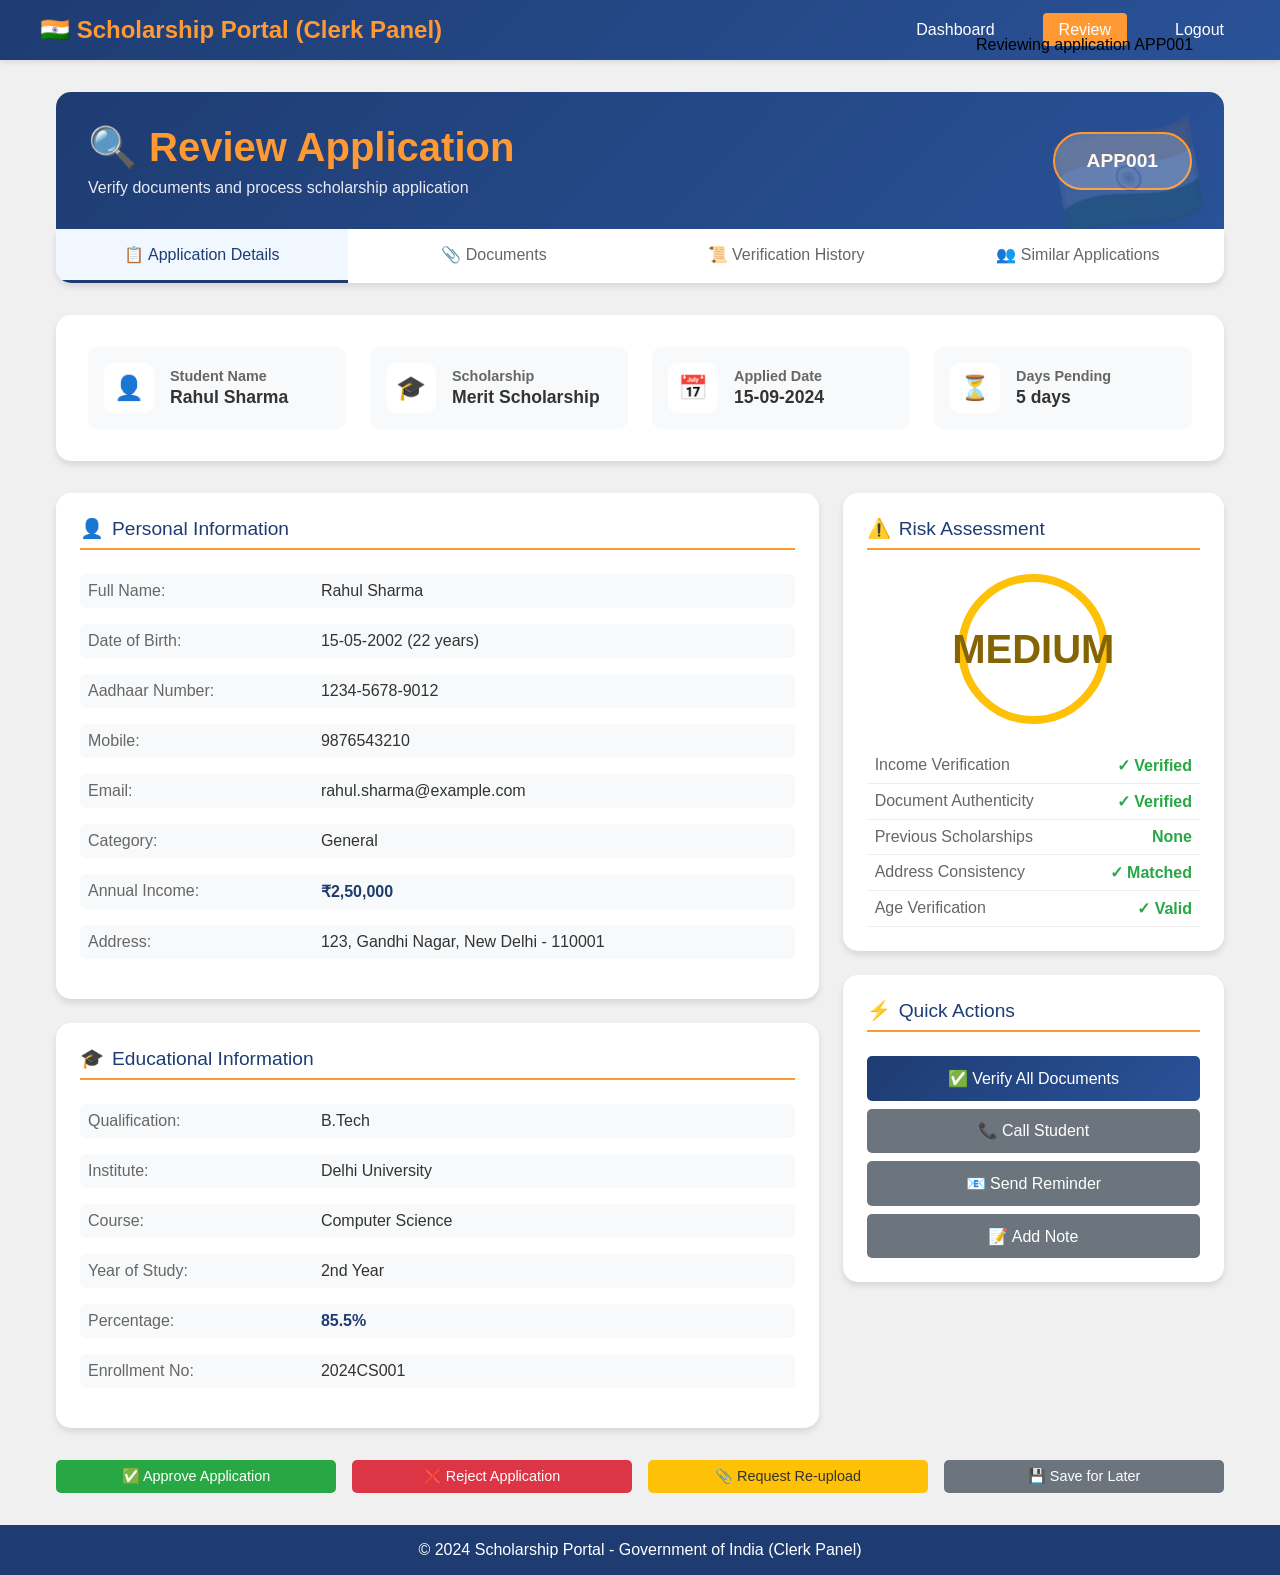
<file: Frontend/pages/review_application.html>
<!DOCTYPE html>
<html lang="en">
<head>
    <meta charset="UTF-8">
    <meta name="viewport" content="width=device-width, initial-scale=1.0">
    <title>Review Application -  Scholarship Portal</title>
    <link rel="stylesheet" href="../css/style.css">
    <style>
        /* Additional styles for review application page */
        .review-container {
            max-width: 1200px;
            margin: 2rem auto;
            padding: 0 1rem;
        }
        
        /* Header */
        .review-header {
            background: linear-gradient(135deg, #1e3c72, #2a5298);
            color: white;
            padding: 2rem;
            border-radius: 15px 15px 0 0;
            position: relative;
            overflow: hidden;
            display: flex;
            justify-content: space-between;
            align-items: center;
            flex-wrap: wrap;
            gap: 1rem;
        }
        
        .review-header::before {
            content: "🇮🇳";
            position: absolute;
            right: 20px;
            bottom: -20px;
            font-size: 120px;
            opacity: 0.1;
            transform: rotate(-10deg);
        }
        
        .review-header h1 {
            font-size: 2.5rem;
            margin-bottom: 0.5rem;
            color: #ff9933;
        }
        
        .review-header p {
            opacity: 0.9;
        }
        
        .app-id-badge {
            background: rgba(255,255,255,0.2);
            padding: 1rem 2rem;
            border-radius: 50px;
            font-size: 1.2rem;
            font-weight: bold;
            border: 2px solid #ff9933;
        }
        
        /* Navigation Tabs */
        .review-tabs {
            display: flex;
            background: white;
            border-radius: 0 0 15px 15px;
            overflow: hidden;
            box-shadow: 0 4px 6px rgba(0,0,0,0.1);
            margin-bottom: 2rem;
        }
        
        .tab {
            flex: 1;
            padding: 1rem;
            text-align: center;
            cursor: pointer;
            font-weight: 500;
            color: #666;
            border-bottom: 3px solid transparent;
            transition: all 0.3s;
        }
        
        .tab:hover {
            color: #1e3c72;
            background: #f8f9fa;
        }
        
        .tab.active {
            color: #1e3c72;
            border-bottom-color: #1e3c72;
            background: #f0f7ff;
        }
        
        /* Application Summary Card */
        .summary-card {
            background: white;
            border-radius: 15px;
            padding: 2rem;
            box-shadow: 0 4px 6px rgba(0,0,0,0.1);
            margin-bottom: 2rem;
        }
        
        .summary-grid {
            display: grid;
            grid-template-columns: repeat(auto-fit, minmax(250px, 1fr));
            gap: 1.5rem;
        }
        
        .summary-item {
            display: flex;
            align-items: center;
            gap: 1rem;
            padding: 1rem;
            background: #f8f9fa;
            border-radius: 10px;
        }
        
        .summary-icon {
            width: 50px;
            height: 50px;
            background: white;
            border-radius: 10px;
            display: flex;
            align-items: center;
            justify-content: center;
            font-size: 1.5rem;
            color: #1e3c72;
        }
        
        .summary-content h4 {
            color: #666;
            font-size: 0.9rem;
            margin-bottom: 0.2rem;
        }
        
        .summary-content p {
            color: #333;
            font-weight: bold;
            font-size: 1.1rem;
        }
        
        /* Main Content Grid */
        .review-grid {
            display: grid;
            grid-template-columns: 2fr 1fr;
            gap: 1.5rem;
            margin-bottom: 2rem;
        }
        
        /* Student Details Section */
        .details-section {
            background: white;
            border-radius: 15px;
            padding: 1.5rem;
            box-shadow: 0 4px 6px rgba(0,0,0,0.1);
        }
        
        .section-title {
            color: #1e3c72;
            font-size: 1.2rem;
            margin-bottom: 1.5rem;
            display: flex;
            align-items: center;
            gap: 0.5rem;
            padding-bottom: 0.5rem;
            border-bottom: 2px solid #ff9933;
        }
        
        .info-group {
            display: grid;
            grid-template-columns: 1fr 2fr;
            margin-bottom: 1rem;
            padding: 0.5rem;
            background: #f8f9fa;
            border-radius: 6px;
        }
        
        .info-label {
            color: #666;
            font-weight: 500;
        }
        
        .info-value {
            color: #333;
            font-weight: 500;
        }
        
        .info-value.highlight {
            color: #1e3c72;
            font-weight: bold;
        }
        
        /* Document Verification Section */
        .documents-section {
            background: white;
            border-radius: 15px;
            padding: 1.5rem;
            box-shadow: 0 4px 6px rgba(0,0,0,0.1);
        }
        
        .document-list {
            margin-bottom: 1.5rem;
        }
        
        .document-item {
            display: flex;
            align-items: center;
            gap: 1rem;
            padding: 1rem;
            border: 2px solid #eee;
            border-radius: 10px;
            margin-bottom: 1rem;
            transition: all 0.3s;
        }
        
        .document-item:hover {
            border-color: #1e3c72;
        }
        
        .document-item.verified {
            border-color: #28a745;
            background: #f0fff4;
        }
        
        .document-item.rejected {
            border-color: #dc3545;
            background: #fff5f5;
        }
        
        .document-icon {
            width: 50px;
            height: 50px;
            background: #f8f9fa;
            border-radius: 10px;
            display: flex;
            align-items: center;
            justify-content: center;
            font-size: 1.5rem;
        }
        
        .document-info {
            flex: 1;
        }
        
        .document-name {
            font-weight: bold;
            color: #333;
            margin-bottom: 0.2rem;
        }
        
        .document-meta {
            display: flex;
            gap: 1rem;
            font-size: 0.8rem;
            color: #666;
        }
        
        .document-actions {
            display: flex;
            gap: 0.5rem;
        }
        
        .doc-action {
            padding: 0.5rem;
            border: none;
            border-radius: 6px;
            cursor: pointer;
            font-size: 0.9rem;
            transition: all 0.3s;
        }
        
        .doc-action.view {
            background: #1e3c72;
            color: white;
        }
        
        .doc-action.verify {
            background: #28a745;
            color: white;
        }
        
        .doc-action.reject {
            background: #dc3545;
            color: white;
        }
        
        .doc-action:hover {
            transform: scale(1.05);
        }
        
        /* Verification Status */
        .status-indicator {
            display: inline-block;
            width: 10px;
            height: 10px;
            border-radius: 50%;
            margin-right: 0.5rem;
        }
        
        .status-verified {
            background: #28a745;
        }
        
        .status-pending {
            background: #ffc107;
        }
        
        .status-rejected {
            background: #dc3545;
        }
        
        /* Risk Assessment */
        .risk-card {
            background: white;
            border-radius: 15px;
            padding: 1.5rem;
            box-shadow: 0 4px 6px rgba(0,0,0,0.1);
            margin-bottom: 1.5rem;
        }
        
        .risk-meter {
            margin: 1.5rem 0;
            text-align: center;
        }
        
        .risk-circle {
            width: 150px;
            height: 150px;
            border-radius: 50%;
            margin: 0 auto;
            display: flex;
            align-items: center;
            justify-content: center;
            font-size: 2.5rem;
            font-weight: bold;
            border: 8px solid;
        }
        
        .risk-circle.low {
            border-color: #28a745;
            color: #28a745;
        }
        
        .risk-circle.medium {
            border-color: #ffc107;
            color: #856404;
        }
        
        .risk-circle.high {
            border-color: #dc3545;
            color: #dc3545;
        }
        
        .risk-factors {
            margin-top: 1rem;
        }
        
        .risk-factor {
            display: flex;
            justify-content: space-between;
            padding: 0.5rem;
            border-bottom: 1px solid #eee;
        }
        
        .risk-factor-name {
            color: #666;
        }
        
        .risk-factor-value {
            font-weight: bold;
        }
        
        .risk-factor-value.positive {
            color: #28a745;
        }
        
        .risk-factor-value.negative {
            color: #dc3545;
        }
        
        /* Verification Report */
        .report-section {
            background: white;
            border-radius: 15px;
            padding: 1.5rem;
            box-shadow: 0 4px 6px rgba(0,0,0,0.1);
        }
        
        .remarks-box {
            margin: 1.5rem 0;
        }
        
        .remarks-box textarea {
            width: 100%;
            padding: 1rem;
            border: 2px solid #ddd;
            border-radius: 8px;
            font-size: 1rem;
            resize: vertical;
            min-height: 100px;
        }
        
        .remarks-box textarea:focus {
            border-color: #1e3c72;
            outline: none;
        }
        
        .verification-checklist {
            margin: 1.5rem 0;
        }
        
        .checklist-item {
            display: flex;
            align-items: center;
            gap: 0.5rem;
            padding: 0.5rem;
            border-bottom: 1px solid #eee;
        }
        
        .checklist-item input[type="checkbox"] {
            width: 18px;
            height: 18px;
        }
        
        /* Action Buttons */
        .action-buttons {
            display: flex;
            gap: 1rem;
            margin-top: 2rem;
            flex-wrap: wrap;
        }
        
        .btn-large {
            padding: 1rem 2rem;
            font-size: 1.1rem;
            flex: 1;
            min-width: 150px;
        }
        
        .btn-approve {
            background: #28a745;
            color: white;
        }
        
        .btn-reject {
            background: #dc3545;
            color: white;
        }
        
        .btn-reupload {
            background: #ffc107;
            color: #333;
        }
        
        /* Verification History */
        .history-section {
            background: white;
            border-radius: 15px;
            padding: 1.5rem;
            box-shadow: 0 4px 6px rgba(0,0,0,0.1);
            margin-top: 1.5rem;
        }
        
        .history-item {
            display: flex;
            gap: 1rem;
            padding: 1rem;
            border-left: 4px solid #1e3c72;
            background: #f8f9fa;
            margin-bottom: 1rem;
            border-radius: 0 8px 8px 0;
        }
        
        .history-icon {
            font-size: 1.5rem;
        }
        
        .history-content {
            flex: 1;
        }
        
        .history-header {
            display: flex;
            justify-content: space-between;
            margin-bottom: 0.3rem;
        }
        
        .history-actor {
            font-weight: bold;
            color: #1e3c72;
        }
        
        .history-date {
            color: #666;
            font-size: 0.9rem;
        }
        
        .history-action {
            color: #333;
        }
        
        .history-comment {
            color: #666;
            font-style: italic;
            margin-top: 0.3rem;
            font-size: 0.95rem;
        }
        
        /* Similar Applications */
        .similar-apps {
            background: white;
            border-radius: 15px;
            padding: 1.5rem;
            box-shadow: 0 4px 6px rgba(0,0,0,0.1);
            margin-top: 1.5rem;
        }
        
        .similar-item {
            display: flex;
            justify-content: space-between;
            align-items: center;
            padding: 0.8rem;
            border-bottom: 1px solid #eee;
            cursor: pointer;
        }
        
        .similar-item:hover {
            background: #f8f9fa;
        }
        
        .similar-info h4 {
            color: #333;
            margin-bottom: 0.2rem;
        }
        
        .similar-meta {
            font-size: 0.8rem;
            color: #666;
        }
        
        /* Responsive */
        @media (max-width: 768px) {
            .review-grid {
                grid-template-columns: 1fr;
            }
            
            .review-header h1 {
                font-size: 2rem;
            }
            
            .action-buttons {
                flex-direction: column;
            }
            
            .btn-large {
                width: 100%;
            }
            
            .document-item {
                flex-direction: column;
                text-align: center;
            }
            
            .document-actions {
                width: 100%;
                justify-content: center;
            }
        }
    </style>
</head>
<body>
    <!-- Navigation Bar -->
    <nav class="navbar">
        <div class="nav-container">
            <div class="logo">
                <span>🇮🇳  Scholarship Portal (Clerk Panel)</span>
            </div>
            <ul class="nav-links">
                <li><a href="clerk_dashboard.html">Dashboard</a></li>
                <li><a href="review_application.html" class="active">Review</a></li>
                <li><a href="#" onclick="logout()">Logout</a></li>
            </ul>
        </div>
    </nav>

    <div class="review-container">
        <!-- Loading Spinner -->
        <div id="loadingSpinner" class="spinner"></div>

        <!-- Header -->
        <div class="review-header">
            <div>
                <h1>🔍 Review Application</h1>
                <p>Verify documents and process scholarship application</p>
            </div>
            <div class="app-id-badge" id="appId">APP001</div>
        </div>

        <!-- Navigation Tabs -->
        <div class="review-tabs">
            <div class="tab active" onclick="switchTab('details')">📋 Application Details</div>
            <div class="tab" onclick="switchTab('documents')">📎 Documents</div>
            <div class="tab" onclick="switchTab('history')">📜 Verification History</div>
            <div class="tab" onclick="switchTab('similar')">👥 Similar Applications</div>
        </div>

        <!-- Application Summary Card -->
        <div class="summary-card">
            <div class="summary-grid">
                <div class="summary-item">
                    <div class="summary-icon">👤</div>
                    <div class="summary-content">
                        <h4>Student Name</h4>
                        <p id="studentName">Rahul Sharma</p>
                    </div>
                </div>
                <div class="summary-item">
                    <div class="summary-icon">🎓</div>
                    <div class="summary-content">
                        <h4>Scholarship</h4>
                        <p id="scholarshipName"> Merit Scholarship</p>
                    </div>
                </div>
                <div class="summary-item">
                    <div class="summary-icon">📅</div>
                    <div class="summary-content">
                        <h4>Applied Date</h4>
                        <p id="appliedDate">15-09-2024</p>
                    </div>
                </div>
                <div class="summary-item">
                    <div class="summary-icon">⏳</div>
                    <div class="summary-content">
                        <h4>Days Pending</h4>
                        <p id="daysPending">5 days</p>
                    </div>
                </div>
            </div>
        </div>

        <!-- Main Content Grid -->
        <div class="review-grid" id="detailsTab">
            <!-- Left Column - Student Details -->
            <div>
                <div class="details-section">
                    <div class="section-title">
                        <span>👤</span> Personal Information
                    </div>
                    <div class="info-group">
                        <span class="info-label">Full Name:</span>
                        <span class="info-value">Rahul Sharma</span>
                    </div>
                    <div class="info-group">
                        <span class="info-label">Date of Birth:</span>
                        <span class="info-value">15-05-2002 (22 years)</span>
                    </div>
                    <div class="info-group">
                        <span class="info-label">Aadhaar Number:</span>
                        <span class="info-value">1234-5678-9012</span>
                    </div>
                    <div class="info-group">
                        <span class="info-label">Mobile:</span>
                        <span class="info-value">9876543210</span>
                    </div>
                    <div class="info-group">
                        <span class="info-label">Email:</span>
                        <span class="info-value">rahul.sharma@example.com</span>
                    </div>
                    <div class="info-group">
                        <span class="info-label">Category:</span>
                        <span class="info-value">General</span>
                    </div>
                    <div class="info-group">
                        <span class="info-label">Annual Income:</span>
                        <span class="info-value highlight">₹2,50,000</span>
                    </div>
                    <div class="info-group">
                        <span class="info-label">Address:</span>
                        <span class="info-value">123, Gandhi Nagar, New Delhi - 110001</span>
                    </div>
                </div>

                <div class="details-section" style="margin-top: 1.5rem;">
                    <div class="section-title">
                        <span>🎓</span> Educational Information
                    </div>
                    <div class="info-group">
                        <span class="info-label">Qualification:</span>
                        <span class="info-value">B.Tech</span>
                    </div>
                    <div class="info-group">
                        <span class="info-label">Institute:</span>
                        <span class="info-value">Delhi University</span>
                    </div>
                    <div class="info-group">
                        <span class="info-label">Course:</span>
                        <span class="info-value">Computer Science</span>
                    </div>
                    <div class="info-group">
                        <span class="info-label">Year of Study:</span>
                        <span class="info-value">2nd Year</span>
                    </div>
                    <div class="info-group">
                        <span class="info-label">Percentage:</span>
                        <span class="info-value highlight">85.5%</span>
                    </div>
                    <div class="info-group">
                        <span class="info-label">Enrollment No:</span>
                        <span class="info-value">2024CS001</span>
                    </div>
                </div>
            </div>

            <!-- Right Column - Risk Assessment & Verification -->
            <div>
                <!-- Risk Assessment Card -->
                <div class="risk-card">
                    <div class="section-title">
                        <span>⚠️</span> Risk Assessment
                    </div>
                    <div class="risk-meter">
                        <div class="risk-circle low" id="riskCircle">LOW</div>
                    </div>
                    <div class="risk-factors">
                        <div class="risk-factor">
                            <span class="risk-factor-name">Income Verification</span>
                            <span class="risk-factor-value positive">✓ Verified</span>
                        </div>
                        <div class="risk-factor">
                            <span class="risk-factor-name">Document Authenticity</span>
                            <span class="risk-factor-value positive">✓ Verified</span>
                        </div>
                        <div class="risk-factor">
                            <span class="risk-factor-name">Previous Scholarships</span>
                            <span class="risk-factor-value positive">None</span>
                        </div>
                        <div class="risk-factor">
                            <span class="risk-factor-name">Address Consistency</span>
                            <span class="risk-factor-value positive">✓ Matched</span>
                        </div>
                        <div class="risk-factor">
                            <span class="risk-factor-name">Age Verification</span>
                            <span class="risk-factor-value positive">✓ Valid</span>
                        </div>
                    </div>
                </div>

                <!-- Quick Actions -->
                <div class="risk-card">
                    <div class="section-title">
                        <span>⚡</span> Quick Actions
                    </div>
                    <div style="display: flex; flex-direction: column; gap: 0.5rem;">
                        <button class="btn btn-primary" onclick="verifyAllDocuments()" style="width: 100%;">✅ Verify All Documents</button>
                        <button class="btn btn-secondary" onclick="callStudent()" style="width: 100%;">📞 Call Student</button>
                        <button class="btn btn-secondary" onclick="sendReminder()" style="width: 100%;">📧 Send Reminder</button>
                        <button class="btn btn-secondary" onclick="addNote()" style="width: 100%;">📝 Add Note</button>
                    </div>
                </div>
            </div>
        </div>

        <!-- Documents Tab (Hidden by default) -->
        <div id="documentsTab" style="display: none;">
            <div class="documents-section">
                <div class="section-title">
                    <span>📎</span> Document Verification
                </div>
                <div class="document-list">
                    <!-- Aadhaar Card -->
                    <div class="document-item verified" id="docAadhaar">
                        <div class="document-icon">🆔</div>
                        <div class="document-info">
                            <div class="document-name">Aadhaar Card</div>
                            <div class="document-meta">
                                <span>aadhaar.pdf</span>
                                <span>2.1 MB</span>
                                <span>Uploaded: 15-09-2024</span>
                            </div>
                        </div>
                        <div class="document-actions">
                            <button class="doc-action view" onclick="viewDocument('aadhaar')">👁️ View</button>
                            <button class="doc-action verify" onclick="verifyDocument('aadhaar')">✓ Verify</button>
                            <button class="doc-action reject" onclick="rejectDocument('aadhaar')">✗ Reject</button>
                        </div>
                    </div>

                    <!-- PAN Card -->
                    <div class="document-item verified" id="docPAN">
                        <div class="document-icon">💳</div>
                        <div class="document-info">
                            <div class="document-name">PAN Card</div>
                            <div class="document-meta">
                                <span>pan.pdf</span>
                                <span>1.2 MB</span>
                                <span>Uploaded: 15-09-2024</span>
                            </div>
                        </div>
                        <div class="document-actions">
                            <button class="doc-action view" onclick="viewDocument('pan')">👁️ View</button>
                            <button class="doc-action verify" onclick="verifyDocument('pan')">✓ Verify</button>
                            <button class="doc-action reject" onclick="rejectDocument('pan')">✗ Reject</button>
                        </div>
                    </div>

                    <!-- Income Certificate -->
                    <div class="document-item" id="docIncome">
                        <div class="document-icon">💰</div>
                        <div class="document-info">
                            <div class="document-name">Income Certificate</div>
                            <div class="document-meta">
                                <span>income.pdf</span>
                                <span>1.8 MB</span>
                                <span>Uploaded: 15-09-2024</span>
                            </div>
                        </div>
                        <div class="document-actions">
                            <button class="doc-action view" onclick="viewDocument('income')">👁️ View</button>
                            <button class="doc-action verify" onclick="verifyDocument('income')">✓ Verify</button>
                            <button class="doc-action reject" onclick="rejectDocument('income')">✗ Reject</button>
                        </div>
                    </div>

                    <!-- 10th Marksheet -->
                    <div class="document-item verified" id="doc10th">
                        <div class="document-icon">📑</div>
                        <div class="document-info">
                            <div class="document-name">10th Marksheet</div>
                            <div class="document-meta">
                                <span>10th.pdf</span>
                                <span>2.3 MB</span>
                                <span>Uploaded: 15-09-2024</span>
                            </div>
                        </div>
                        <div class="document-actions">
                            <button class="doc-action view" onclick="viewDocument('10th')">👁️ View</button>
                            <button class="doc-action verify" onclick="verifyDocument('10th')">✓ Verify</button>
                            <button class="doc-action reject" onclick="rejectDocument('10th')">✗ Reject</button>
                        </div>
                    </div>

                    <!-- 12th Marksheet -->
                    <div class="document-item verified" id="doc12th">
                        <div class="document-icon">📑</div>
                        <div class="document-info">
                            <div class="document-name">12th Marksheet</div>
                            <div class="document-meta">
                                <span>12th.pdf</span>
                                <span>2.4 MB</span>
                                <span>Uploaded: 15-09-2024</span>
                            </div>
                        </div>
                        <div class="document-actions">
                            <button class="doc-action view" onclick="viewDocument('12th')">👁️ View</button>
                            <button class="doc-action verify" onclick="verifyDocument('12th')">✓ Verify</button>
                            <button class="doc-action reject" onclick="rejectDocument('12th')">✗ Reject</button>
                        </div>
                    </div>

                    <!-- Passport Photo -->
                    <div class="document-item verified" id="docPhoto">
                        <div class="document-icon">📸</div>
                        <div class="document-info">
                            <div class="document-name">Passport Photo</div>
                            <div class="document-meta">
                                <span>photo.jpg</span>
                                <span>150 KB</span>
                                <span>Uploaded: 15-09-2024</span>
                            </div>
                        </div>
                        <div class="document-actions">
                            <button class="doc-action view" onclick="viewDocument('photo')">👁️ View</button>
                            <button class="doc-action verify" onclick="verifyDocument('photo')">✓ Verify</button>
                            <button class="doc-action reject" onclick="rejectDocument('photo')">✗ Reject</button>
                        </div>
                    </div>
                </div>

                <!-- Verification Report -->
                <div class="report-section">
                    <div class="section-title">
                        <span>📋</span> Verification Report
                    </div>
                    
                    <div class="verification-checklist">
                        <div class="checklist-item">
                            <input type="checkbox" id="check1" checked disabled>
                            <label for="check1">Identity verification complete</label>
                        </div>
                        <div class="checklist-item">
                            <input type="checkbox" id="check2" checked disabled>
                            <label for="check2">Address verification complete</label>
                        </div>
                        <div class="checklist-item">
                            <input type="checkbox" id="check3" disabled>
                            <label for="check3">Income verification pending</label>
                        </div>
                        <div class="checklist-item">
                            <input type="checkbox" id="check4" checked disabled>
                            <label for="check4">Educational documents verified</label>
                        </div>
                    </div>

                    <div class="remarks-box">
                        <label style="font-weight: 500; color: #333;">Clerk Remarks</label>
                        <textarea id="clerkRemarks" placeholder="Enter your verification remarks here...">All documents verified except income certificate. Income certificate shows amount ₹2,50,000 which matches declaration. Waiting for final verification.</textarea>
                    </div>
                </div>
            </div>
        </div>

        <!-- History Tab (Hidden by default) -->
        <div id="historyTab" style="display: none;">
            <div class="history-section">
                <div class="section-title">
                    <span>📜</span> Verification History
                </div>
                
                <div class="history-item">
                    <div class="history-icon">✓</div>
                    <div class="history-content">
                        <div class="history-header">
                            <span class="history-actor">System</span>
                            <span class="history-date">15-09-2024 10:30 AM</span>
                        </div>
                        <div class="history-action">Application submitted by student</div>
                    </div>
                </div>

                <div class="history-item">
                    <div class="history-icon">👁️</div>
                    <div class="history-content">
                        <div class="history-header">
                            <span class="history-actor">Clerk Rajesh</span>
                            <span class="history-date">16-09-2024 09:15 AM</span>
                        </div>
                        <div class="history-action">Started verification process</div>
                    </div>
                </div>

                <div class="history-item">
                    <div class="history-icon">✅</div>
                    <div class="history-content">
                        <div class="history-header">
                            <span class="history-actor">Clerk Rajesh</span>
                            <span class="history-date">16-09-2024 09:30 AM</span>
                        </div>
                        <div class="history-action">Verified Aadhaar, PAN, and educational documents</div>
                    </div>
                </div>

                <div class="history-item">
                    <div class="history-icon">⏳</div>
                    <div class="history-content">
                        <div class="history-header">
                            <span class="history-actor">System</span>
                            <span class="history-date">16-09-2024 02:00 PM</span>
                        </div>
                        <div class="history-action">Income certificate verification pending</div>
                    </div>
                </div>

                <div class="history-item">
                    <div class="history-icon">📝</div>
                    <div class="history-content">
                        <div class="history-header">
                            <span class="history-actor">Clerk Rajesh</span>
                            <span class="history-date">17-09-2024 11:00 AM</span>
                        </div>
                        <div class="history-action">Added remarks: "Income certificate needs verification"</div>
                        <div class="history-comment">"Please verify income amount with bank statement"</div>
                    </div>
                </div>
            </div>
        </div>

        <!-- Similar Applications Tab (Hidden by default) -->
        <div id="similarTab" style="display: none;">
            <div class="similar-apps">
                <div class="section-title">
                    <span>👥</span> Similar Applications
                </div>

                <div class="similar-item" onclick="viewApplication('APP002')">
                    <div class="similar-info">
                        <h4>Priya Patel</h4>
                        <div class="similar-meta">SC/ST Scholarship • Applied: 10-09-2024</div>
                    </div>
                    <span class="status-badge status-approved">Approved</span>
                </div>

                <div class="similar-item" onclick="viewApplication('APP005')">
                    <div class="similar-info">
                        <h4>Suresh Yadav</h4>
                        <div class="similar-meta">OBC Scholarship • Applied: 18-09-2024</div>
                    </div>
                    <span class="status-badge status-pending">Pending</span>
                </div>

                <div class="similar-item" onclick="viewApplication('APP008')">
                    <div class="similar-info">
                        <h4>Pooja Desai</h4>
                        <div class="similar-meta">Girl Child Scholarship • Applied: 11-09-2024</div>
                    </div>
                    <span class="status-badge status-review">Under Review</span>
                </div>

                <div class="similar-item" onclick="viewApplication('APP010')">
                    <div class="similar-info">
                        <h4>Vikram Singh</h4>
                        <div class="similar-meta">Merit Scholarship • Applied: 09-09-2024</div>
                    </div>
                    <span class="status-badge status-approved">Approved</span>
                </div>
            </div>
        </div>

        <!-- Final Action Buttons -->
        <div class="action-buttons">
            <button class="btn btn-large btn-approve" onclick="approveApplication()">
                <span>✅ Approve Application</span>
            </button>
            <button class="btn btn-large btn-reject" onclick="rejectApplication()">
                <span>❌ Reject Application</span>
            </button>
            <button class="btn btn-large btn-reupload" onclick="requestReupload()">
                <span>📎 Request Re-upload</span>
            </button>
            <button class="btn btn-large btn-secondary" onclick="saveForLater()">
                <span>💾 Save for Later</span>
            </button>
        </div>
    </div>

    <!-- Footer -->
    <footer class="footer">
        <p>© 2024  Scholarship Portal - Government of India (Clerk Panel)</p>
    </footer>

    <script src="../js/script.js"></script>
    <script>
        // Get application ID from URL
        function getAppId() {
            const urlParams = new URLSearchParams(window.location.search);
            return urlParams.get('id') || 'APP001';
        }

        // Switch between tabs
        function switchTab(tabName) {
            // Hide all tabs
            document.getElementById('detailsTab').style.display = 'none';
            document.getElementById('documentsTab').style.display = 'none';
            document.getElementById('historyTab').style.display = 'none';
            document.getElementById('similarTab').style.display = 'none';
            
            // Show selected tab
            document.getElementById(tabName + 'Tab').style.display = 'block';
            
            // Update active tab
            document.querySelectorAll('.tab').forEach(tab => {
                tab.classList.remove('active');
            });
            event.target.classList.add('active');
        }

        // View document
        function viewDocument(docType) {
            showAlert(`Opening ${docType} document...`, 'info');
            setTimeout(() => {
                showAlert('Document viewer opened', 'success');
            }, 1000);
        }

        // Verify document
        function verifyDocument(docType) {
            const docElement = document.getElementById(`doc${docType.charAt(0).toUpperCase() + docType.slice(1)}`);
            docElement.classList.add('verified');
            docElement.classList.remove('rejected');
            showAlert(`${docType} document verified successfully!`, 'success');
            updateRiskScore();
        }

        // Reject document
        function rejectDocument(docType) {
            if (confirm(`Reject ${docType} document?`)) {
                const docElement = document.getElementById(`doc${docType.charAt(0).toUpperCase() + docType.slice(1)}`);
                docElement.classList.add('rejected');
                docElement.classList.remove('verified');
                showAlert(`${docType} document rejected`, 'warning');
                updateRiskScore();
            }
        }

        // Verify all documents
        function verifyAllDocuments() {
            if (confirm('Verify all documents?')) {
                const docs = ['Aadhaar', 'PAN', 'Income', '10th', '12th', 'Photo'];
                docs.forEach(doc => {
                    const docElement = document.getElementById(`doc${doc}`);
                    if (docElement) {
                        docElement.classList.add('verified');
                        docElement.classList.remove('rejected');
                    }
                });
                showAlert('All documents verified successfully!', 'success');
                updateRiskScore();
            }
        }

        // Update risk score based on document verification
        function updateRiskScore() {
            const verifiedCount = document.querySelectorAll('.document-item.verified').length;
            const totalDocs = document.querySelectorAll('.document-item').length;
            const rejectedCount = document.querySelectorAll('.document-item.rejected').length;
            
            const riskCircle = document.getElementById('riskCircle');
            
            if (rejectedCount > 0) {
                riskCircle.textContent = 'HIGH';
                riskCircle.className = 'risk-circle high';
            } else if (verifiedCount === totalDocs) {
                riskCircle.textContent = 'LOW';
                riskCircle.className = 'risk-circle low';
            } else {
                riskCircle.textContent = 'MEDIUM';
                riskCircle.className = 'risk-circle medium';
            }
        }

        // Call student
        function callStudent() {
            showAlert('Initiating call to student...', 'info');
        }

        // Send reminder
        function sendReminder() {
            showAlert('Reminder sent to student', 'success');
        }

        // Add note
        function addNote() {
            const note = prompt('Enter your note:');
            if (note) {
                showAlert('Note added successfully', 'success');
            }
        }

        // Approve application
        function approveApplication() {
            const remarks = document.getElementById('clerkRemarks').value;
            if (confirm('Are you sure you want to approve this application?')) {
                showLoading();
                setTimeout(() => {
                    hideLoading();
                    showAlert('Application approved successfully!', 'success');
                    setTimeout(() => {
                        window.location.href = 'clerk_dashboard.html';
                    }, 2000);
                }, 2000);
            }
        }

        // Reject application
        function rejectApplication() {
            const remarks = document.getElementById('clerkRemarks').value;
            if (!remarks || remarks === 'Enter your verification remarks here...') {
                alert('Please add rejection remarks before rejecting.');
                return;
            }
            
            if (confirm('Are you sure you want to reject this application?')) {
                showLoading();
                setTimeout(() => {
                    hideLoading();
                    showAlert('Application rejected', 'warning');
                    setTimeout(() => {
                        window.location.href = 'clerk_dashboard.html';
                    }, 2000);
                }, 2000);
            }
        }

        // Request re-upload
        function requestReupload() {
            if (confirm('Request student to re-upload documents?')) {
                showAlert('Re-upload request sent to student', 'info');
            }
        }

        // Save for later
        function saveForLater() {
            showAlert('Progress saved', 'success');
            setTimeout(() => {
                window.location.href = 'clerk_dashboard.html';
            }, 1500);
        }

        // View another application
        function viewApplication(id) {
            window.location.href = `review_application.html?id=${id}`;
        }

        // Show alert
        function showAlert(message, type) {
            const alertDiv = document.createElement('div');
            alertDiv.className = `alert alert-${type}`;
            alertDiv.style.position = 'fixed';
            alertDiv.style.top = '20px';
            alertDiv.style.right = '20px';
            alertDiv.style.zIndex = '1000';
            alertDiv.style.minWidth = '300px';
            alertDiv.textContent = message;
            
            document.body.appendChild(alertDiv);
            
            setTimeout(() => {
                alertDiv.remove();
            }, 3000);
        }

        // Initialize on page load
        document.addEventListener('DOMContentLoaded', function() {
            const appId = getAppId();
            document.getElementById('appId').textContent = appId;
            
            // Show appropriate message based on app ID
            showAlert(`Reviewing application ${appId}`, 'info');
            
            // Update risk score on load
            setTimeout(updateRiskScore, 500);
        });
    </script>
</body>
</html>
</file>
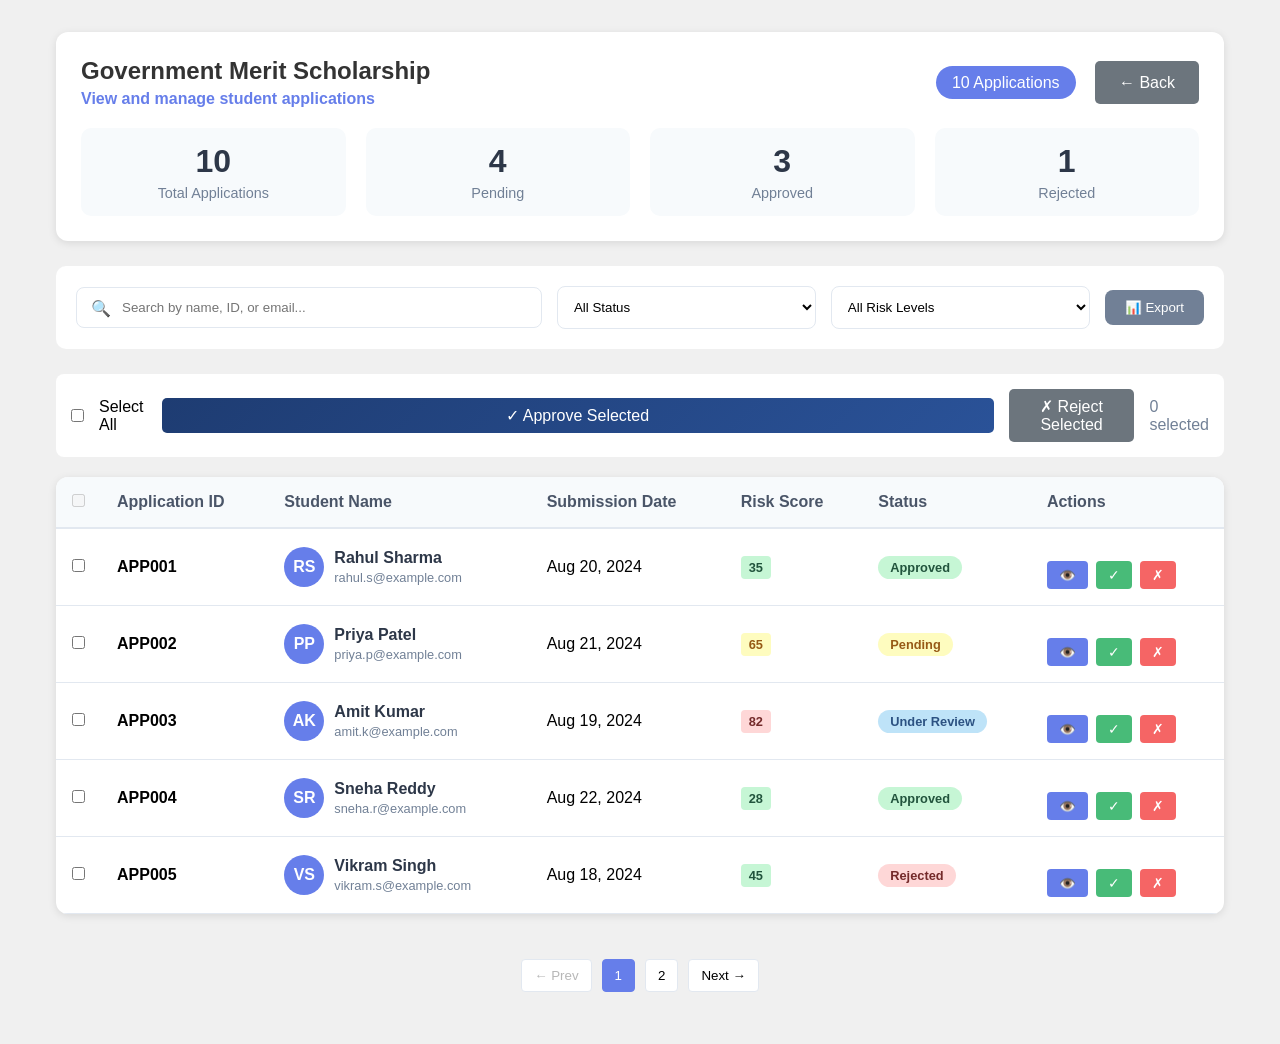
<file: Frontend/pages/scholarships_applications.html>
<!DOCTYPE html>
<html lang="en">
<head>
    <meta charset="UTF-8">
    <meta name="viewport" content="width=device-width, initial-scale=1.0">
    <title>Scholarship Applications - Scholarship System</title>
    <link rel="stylesheet" href="../css/style.css">
    <style>
        .applications-container {
            max-width: 1200px;
            margin: 20px auto;
        }
        
        .page-header {
            background: white;
            border-radius: 12px;
            padding: 25px;
            margin-bottom: 25px;
            box-shadow: 0 2px 8px rgba(0,0,0,0.1);
        }
        
        .header-top {
            display: flex;
            justify-content: space-between;
            align-items: center;
            margin-bottom: 15px;
        }
        
        .scholarship-info h2 {
            color: #333;
            margin-bottom: 5px;
        }
        
        .scholarship-info p {
            color: #667eea;
            font-weight: 600;
        }
        
        .summary-badge {
            background: #667eea;
            color: white;
            padding: 8px 16px;
            border-radius: 30px;
            font-size: 1rem;
        }
        
        .stats-grid {
            display: grid;
            grid-template-columns: repeat(auto-fit, minmax(150px, 1fr));
            gap: 20px;
            margin-top: 20px;
        }
        
        .stat-box {
            text-align: center;
            padding: 15px;
            background: #f7fafc;
            border-radius: 10px;
        }
        
        .stat-number {
            font-size: 2rem;
            font-weight: 700;
            color: #2d3748;
        }
        
        .stat-label {
            color: #718096;
            font-size: 0.9rem;
            margin-top: 5px;
        }
        
        .filter-section {
            background: white;
            padding: 20px;
            border-radius: 10px;
            margin-bottom: 25px;
            display: flex;
            gap: 15px;
            flex-wrap: wrap;
            align-items: center;
        }
        
        .search-box {
            flex: 2;
            min-width: 250px;
            position: relative;
        }
        
        .search-box input {
            width: 100%;
            padding: 12px 20px;
            border: 1px solid #e2e8f0;
            border-radius: 8px;
            padding-left: 45px;
        }
        
        .search-box::before {
            content: '🔍';
            position: absolute;
            left: 15px;
            top: 50%;
            transform: translateY(-50%);
            color: #a0aec0;
        }
        
        .filter-select {
            flex: 1;
            min-width: 150px;
            padding: 12px;
            border: 1px solid #e2e8f0;
            border-radius: 8px;
            background: white;
        }
        
        .applications-table {
            background: white;
            border-radius: 12px;
            overflow: hidden;
            box-shadow: 0 2px 8px rgba(0,0,0,0.1);
        }
        
        .applications-table table {
            width: 100%;
            border-collapse: collapse;
        }
        
        .applications-table th {
            background: #f7fafc;
            color: #4a5568;
            font-weight: 600;
            padding: 16px;
            text-align: left;
            border-bottom: 2px solid #e2e8f0;
        }
        
        .applications-table td {
            padding: 16px;
            border-bottom: 1px solid #e2e8f0;
            vertical-align: middle;
        }
        
        .applications-table tr:hover {
            background: #f7fafc;
        }
        
        .applicant-info {
            display: flex;
            align-items: center;
            gap: 10px;
        }
        
        .applicant-avatar {
            width: 40px;
            height: 40px;
            background: #667eea;
            border-radius: 50%;
            display: flex;
            align-items: center;
            justify-content: center;
            color: white;
            font-weight: 600;
        }
        
        .applicant-details {
            line-height: 1.4;
        }
        
        .applicant-name {
            font-weight: 600;
            color: #2d3748;
        }
        
        .applicant-email {
            font-size: 0.8rem;
            color: #718096;
        }
        
        .status-badge {
            display: inline-block;
            padding: 4px 12px;
            border-radius: 20px;
            font-size: 0.8rem;
            font-weight: 600;
        }
        
        .status-pending {
            background: #fefcbf;
            color: #975a16;
        }
        
        .status-approved {
            background: #c6f6d5;
            color: #22543d;
        }
        
        .status-rejected {
            background: #fed7d7;
            color: #742a2a;
        }
        
        .status-review {
            background: #bee3f8;
            color: #2c5282;
        }
        
        .risk-badge {
            display: inline-block;
            padding: 4px 8px;
            border-radius: 4px;
            font-size: 0.8rem;
            font-weight: 600;
        }
        
        .risk-low {
            background: #c6f6d5;
            color: #22543d;
        }
        
        .risk-medium {
            background: #fefcbf;
            color: #975a16;
        }
        
        .risk-high {
            background: #fed7d7;
            color: #742a2a;
        }
        
        .action-buttons {
            display: flex;
            gap: 8px;
        }
        
        .action-icon-btn {
            padding: 6px 12px;
            border: none;
            border-radius: 4px;
            cursor: pointer;
            font-size: 0.85rem;
            transition: background 0.2s;
        }
        
        .view-btn {
            background: #667eea;
            color: white;
        }
        
        .view-btn:hover {
            background: #5a67d8;
        }
        
        .approve-btn {
            background: #48bb78;
            color: white;
        }
        
        .approve-btn:hover {
            background: #38a169;
        }
        
        .reject-btn {
            background: #f56565;
            color: white;
        }
        
        .reject-btn:hover {
            background: #e53e3e;
        }
        
        .pagination {
            display: flex;
            justify-content: center;
            gap: 10px;
            margin-top: 25px;
            padding: 20px;
        }
        
        .pagination button {
            padding: 8px 12px;
            border: 1px solid #e2e8f0;
            background: white;
            border-radius: 4px;
            cursor: pointer;
        }
        
        .pagination button.active {
            background: #667eea;
            color: white;
            border-color: #667eea;
        }
        
        .bulk-actions {
            background: white;
            padding: 15px;
            border-radius: 8px;
            margin-bottom: 20px;
            display: flex;
            gap: 15px;
            align-items: center;
        }
        
        .checkbox-column {
            width: 30px;
        }
        
        .export-btn {
            background: #718096;
            color: white;
            padding: 10px 20px;
            border: none;
            border-radius: 8px;
            cursor: pointer;
            margin-left: auto;
        }
    </style>
</head>
<body>
    <div class="container">
        <div class="applications-container">
            <!-- Page Header -->
            <div class="page-header">
                <div class="header-top">
                    <div class="scholarship-info">
                        <h2 id="scholarshipName">Government Merit Scholarship</h2>
                        <p>View and manage student applications</p>
                    </div>
                    <div>
                        <span class="summary-badge" id="totalApplications">24 Applications</span>
                        <button class="btn btn-secondary" onclick="goBack()" style="margin-left: 15px;">← Back</button>
                    </div>
                </div>
                
                <!-- Statistics -->
                <div class="stats-grid">
                    <div class="stat-box">
                        <div class="stat-number" id="statTotal">24</div>
                        <div class="stat-label">Total Applications</div>
                    </div>
                    <div class="stat-box">
                        <div class="stat-number" id="statPending">12</div>
                        <div class="stat-label">Pending</div>
                    </div>
                    <div class="stat-box">
                        <div class="stat-number" id="statApproved">8</div>
                        <div class="stat-label">Approved</div>
                    </div>
                    <div class="stat-box">
                        <div class="stat-number" id="statRejected">4</div>
                        <div class="stat-label">Rejected</div>
                    </div>
                </div>
            </div>
            
            <!-- Filter Section -->
            <div class="filter-section">
                <div class="search-box">
                    <input type="text" id="searchInput" placeholder="Search by name, ID, or email..." onkeyup="filterApplications()">
                </div>
                <select class="filter-select" id="statusFilter" onchange="filterApplications()">
                    <option value="all">All Status</option>
                    <option value="pending">Pending</option>
                    <option value="review">Under Review</option>
                    <option value="approved">Approved</option>
                    <option value="rejected">Rejected</option>
                </select>
                <select class="filter-select" id="riskFilter" onchange="filterApplications()">
                    <option value="all">All Risk Levels</option>
                    <option value="low">Low Risk</option>
                    <option value="medium">Medium Risk</option>
                    <option value="high">High Risk</option>
                </select>
                <button class="export-btn" onclick="exportApplications()">📊 Export</button>
            </div>
            
            <!-- Bulk Actions -->
            <div class="bulk-actions">
                <input type="checkbox" id="selectAll" onchange="toggleAll()">
                <label for="selectAll">Select All</label>
                <button class="btn btn-primary" onclick="bulkApprove()" style="padding: 8px 16px;">✓ Approve Selected</button>
                <button class="btn btn-secondary" onclick="bulkReject()" style="padding: 8px 16px;">✗ Reject Selected</button>
                <span id="selectedCount" style="color: #718096;">0 selected</span>
            </div>
            
            <!-- Message Area -->
            <div id="messageContainer"></div>
            
            <!-- Applications Table -->
            <div class="applications-table">
                <table id="applicationsTable">
                    <thead>
                        <tr>
                            <th class="checkbox-column">
                                <input type="checkbox" disabled>
                            </th>
                            <th>Application ID</th>
                            <th>Student Name</th>
                            <th>Submission Date</th>
                            <th>Risk Score</th>
                            <th>Status</th>
                            <th>Actions</th>
                        </tr>
                    </thead>
                    <tbody id="tableBody">
                        <!-- Filled by JavaScript -->
                    </tbody>
                </table>
            </div>
            
            <!-- Pagination -->
            <div class="pagination" id="pagination"></div>
        </div>
    </div>

    <script>
        // Dummy applications data
        const applications = [
            {
                id: "APP001",
                studentName: "Rahul Sharma",
                studentEmail: "rahul.s@example.com",
                submissionDate: "2024-08-20",
                riskScore: 35,
                riskLevel: "low",
                status: "approved"
            },
            {
                id: "APP002",
                studentName: "Priya Patel",
                studentEmail: "priya.p@example.com",
                submissionDate: "2024-08-21",
                riskScore: 65,
                riskLevel: "medium",
                status: "pending"
            },
            {
                id: "APP003",
                studentName: "Amit Kumar",
                studentEmail: "amit.k@example.com",
                submissionDate: "2024-08-19",
                riskScore: 82,
                riskLevel: "high",
                status: "review"
            },
            {
                id: "APP004",
                studentName: "Sneha Reddy",
                studentEmail: "sneha.r@example.com",
                submissionDate: "2024-08-22",
                riskScore: 28,
                riskLevel: "low",
                status: "approved"
            },
            {
                id: "APP005",
                studentName: "Vikram Singh",
                studentEmail: "vikram.s@example.com",
                submissionDate: "2024-08-18",
                riskScore: 45,
                riskLevel: "low",
                status: "rejected"
            },
            {
                id: "APP006",
                studentName: "Anjali Desai",
                studentEmail: "anjali.d@example.com",
                submissionDate: "2024-08-21",
                riskScore: 72,
                riskLevel: "medium",
                status: "pending"
            },
            {
                id: "APP007",
                studentName: "Karthik Nair",
                studentEmail: "karthik.n@example.com",
                submissionDate: "2024-08-20",
                riskScore: 91,
                riskLevel: "high",
                status: "pending"
            },
            {
                id: "APP008",
                studentName: "Divya Menon",
                studentEmail: "divya.m@example.com",
                submissionDate: "2024-08-17",
                riskScore: 42,
                riskLevel: "low",
                status: "approved"
            },
            {
                id: "APP009",
                studentName: "Rohit Gupta",
                studentEmail: "rohit.g@example.com",
                submissionDate: "2024-08-23",
                riskScore: 55,
                riskLevel: "medium",
                status: "pending"
            },
            {
                id: "APP010",
                studentName: "Neha Sharma",
                studentEmail: "neha.s@example.com",
                submissionDate: "2024-08-16",
                riskScore: 88,
                riskLevel: "high",
                status: "review"
            }
        ];
        
        let currentFiltered = [...applications];
        let selectedApps = new Set();
        let currentPage = 1;
        const rowsPerPage = 5;
        
        // Load on page start
        window.onload = function() {
            // Get scholarship name from session if available
            const schName = sessionStorage.getItem('viewScholarshipName');
            if (schName) {
                document.getElementById('scholarshipName').textContent = schName;
            }
            
            displayApplications();
            updateStats();
        };
        
        // Display applications in table
        function displayApplications() {
            const tableBody = document.getElementById('tableBody');
            
            // Calculate pagination
            const start = (currentPage - 1) * rowsPerPage;
            const end = start + rowsPerPage;
            const paginatedApps = currentFiltered.slice(start, end);
            
            if (paginatedApps.length === 0) {
                tableBody.innerHTML = '<tr><td colspan="7" style="text-align: center; padding: 40px;">No applications found</td></tr>';
                document.getElementById('pagination').innerHTML = '';
                return;
            }
            
            let html = '';
            paginatedApps.forEach(app => {
                // Get initials for avatar
                const initials = app.studentName.split(' ').map(n => n[0]).join('');
                
                // Status class
                let statusClass = 'status-pending';
                let statusText = 'Pending';
                
                switch(app.status) {
                    case 'approved':
                        statusClass = 'status-approved';
                        statusText = 'Approved';
                        break;
                    case 'rejected':
                        statusClass = 'status-rejected';
                        statusText = 'Rejected';
                        break;
                    case 'review':
                        statusClass = 'status-review';
                        statusText = 'Under Review';
                        break;
                }
                
                // Risk class
                let riskClass = 'risk-low';
                if (app.riskLevel === 'medium') riskClass = 'risk-medium';
                else if (app.riskLevel === 'high') riskClass = 'risk-high';
                
                html += `
                    <tr>
                        <td class="checkbox-column">
                            <input type="checkbox" class="app-checkbox" value="${app.id}" onchange="updateSelected('${app.id}')" ${selectedApps.has(app.id) ? 'checked' : ''}>
                        </td>
                        <td><strong>${app.id}</strong></td>
                        <td>
                            <div class="applicant-info">
                                <div class="applicant-avatar">${initials}</div>
                                <div class="applicant-details">
                                    <div class="applicant-name">${app.studentName}</div>
                                    <div class="applicant-email">${app.studentEmail}</div>
                                </div>
                            </div>
                        </td>
                        <td>${formatDate(app.submissionDate)}</td>
                        <td><span class="risk-badge ${riskClass}">${app.riskScore}</span></td>
                        <td><span class="status-badge ${statusClass}">${statusText}</span></td>
                        <td>
                            <div class="action-buttons">
                                <button class="action-icon-btn view-btn" onclick="viewApplication('${app.id}')" title="View Details">👁️</button>
                                <button class="action-icon-btn approve-btn" onclick="updateStatus('${app.id}', 'approve')" title="Approve">✓</button>
                                <button class="action-icon-btn reject-btn" onclick="updateStatus('${app.id}', 'reject')" title="Reject">✗</button>
                            </div>
                        </td>
                    </tr>
                `;
            });
            
            tableBody.innerHTML = html;
            updatePagination();
            updateSelectedCount();
        }
        
        // Format date
        function formatDate(dateString) {
            const options = { year: 'numeric', month: 'short', day: 'numeric' };
            return new Date(dateString).toLocaleDateString(undefined, options);
        }
        
        // Update statistics
        function updateStats() {
            const total = applications.length;
            const pending = applications.filter(a => a.status === 'pending').length;
            const approved = applications.filter(a => a.status === 'approved').length;
            const rejected = applications.filter(a => a.status === 'rejected').length;
            
            document.getElementById('statTotal').textContent = total;
            document.getElementById('statPending').textContent = pending;
            document.getElementById('statApproved').textContent = approved;
            document.getElementById('statRejected').textContent = rejected;
            document.getElementById('totalApplications').textContent = total + ' Applications';
        }
        
        // Filter applications
        function filterApplications() {
            const searchTerm = document.getElementById('searchInput').value.toLowerCase();
            const statusFilter = document.getElementById('statusFilter').value;
            const riskFilter = document.getElementById('riskFilter').value;
            
            currentFiltered = applications.filter(app => {
                // Status filter
                if (statusFilter !== 'all' && app.status !== statusFilter) {
                    return false;
                }
                
                // Risk filter
                if (riskFilter !== 'all' && app.riskLevel !== riskFilter) {
                    return false;
                }
                
                // Search filter
                if (searchTerm) {
                    return app.id.toLowerCase().includes(searchTerm) ||
                           app.studentName.toLowerCase().includes(searchTerm) ||
                           app.studentEmail.toLowerCase().includes(searchTerm);
                }
                
                return true;
            });
            
            currentPage = 1;
            selectedApps.clear();
            displayApplications();
        }
        
        // Update pagination
        function updatePagination() {
            const totalPages = Math.ceil(currentFiltered.length / rowsPerPage);
            const pagination = document.getElementById('pagination');
            
            let html = '';
            
            // Previous button
            html += `<button onclick="changePage(${currentPage - 1})" ${currentPage === 1 ? 'disabled' : ''}>← Prev</button>`;
            
            // Page numbers
            for (let i = 1; i <= totalPages; i++) {
                html += `<button onclick="changePage(${i})" class="${i === currentPage ? 'active' : ''}">${i}</button>`;
            }
            
            // Next button
            html += `<button onclick="changePage(${currentPage + 1})" ${currentPage === totalPages ? 'disabled' : ''}>Next →</button>`;
            
            pagination.innerHTML = html;
        }
        
        // Change page
        function changePage(page) {
            currentPage = page;
            displayApplications();
        }
        
        // View application details
        function viewApplication(appId) {
            sessionStorage.setItem('viewApplicationId', appId);
            window.location.href = 'review_application.html';
        }
        
        // Update application status
        function updateStatus(appId, action) {
            const app = applications.find(a => a.id === appId);
            if (app) {
                if (action === 'approve') {
                    app.status = 'approved';
                } else if (action === 'reject') {
                    app.status = 'rejected';
                }
                
                // Update filtered list
                currentFiltered = currentFiltered.map(a => a.id === appId ? app : a);
                
                // Show message
                document.getElementById('messageContainer').innerHTML = 
                    `<div class="success">Application ${appId} ${action === 'approve' ? 'approved' : 'rejected'} successfully</div>`;
                
                setTimeout(() => {
                    document.getElementById('messageContainer').innerHTML = '';
                }, 3000);
                
                displayApplications();
                updateStats();
            }
        }
        
        // Toggle all checkboxes
        function toggleAll() {
            const selectAll = document.getElementById('selectAll');
            const checkboxes = document.querySelectorAll('.app-checkbox');
            
            if (selectAll.checked) {
                checkboxes.forEach(cb => {
                    cb.checked = true;
                    selectedApps.add(cb.value);
                });
            } else {
                checkboxes.forEach(cb => {
                    cb.checked = false;
                    selectedApps.delete(cb.value);
                });
            }
            
            updateSelectedCount();
        }
        
        // Update selected set
        function updateSelected(appId) {
            if (selectedApps.has(appId)) {
                selectedApps.delete(appId);
            } else {
                selectedApps.add(appId);
            }
            
            // Update select all checkbox
            const totalCheckboxes = document.querySelectorAll('.app-checkbox').length;
            const checkedCheckboxes = document.querySelectorAll('.app-checkbox:checked').length;
            document.getElementById('selectAll').checked = totalCheckboxes === checkedCheckboxes;
            
            updateSelectedCount();
        }
        
        // Update selected count display
        function updateSelectedCount() {
            document.getElementById('selectedCount').textContent = selectedApps.size + ' selected';
        }
        
        // Bulk approve
        function bulkApprove() {
            if (selectedApps.size === 0) {
                alert('Please select at least one application');
                return;
            }
            
            selectedApps.forEach(appId => {
                const app = applications.find(a => a.id === appId);
                if (app) app.status = 'approved';
            });
            
            selectedApps.clear();
            document.getElementById('selectAll').checked = false;
            currentFiltered = [...applications];
            
            document.getElementById('messageContainer').innerHTML = 
                '<div class="success">Selected applications approved successfully</div>';
            
            setTimeout(() => {
                document.getElementById('messageContainer').innerHTML = '';
            }, 3000);
            
            displayApplications();
            updateStats();
        }
        
        // Bulk reject
        function bulkReject() {
            if (selectedApps.size === 0) {
                alert('Please select at least one application');
                return;
            }
            
            selectedApps.forEach(appId => {
                const app = applications.find(a => a.id === appId);
                if (app) app.status = 'rejected';
            });
            
            selectedApps.clear();
            document.getElementById('selectAll').checked = false;
            currentFiltered = [...applications];
            
            document.getElementById('messageContainer').innerHTML = 
                '<div class="success">Selected applications rejected successfully</div>';
            
            setTimeout(() => {
                document.getElementById('messageContainer').innerHTML = '';
            }, 3000);
            
            displayApplications();
            updateStats();
        }
        
        // Export applications
        function exportApplications() {
            document.getElementById('messageContainer').innerHTML = 
                '<div class="info">Exporting applications data... (Demo)</div>';
            
            setTimeout(() => {
                document.getElementById('messageContainer').innerHTML = 
                    '<div class="success">Applications exported successfully!</div>';
                
                setTimeout(() => {
                    document.getElementById('messageContainer').innerHTML = '';
                }, 3000);
            }, 1500);
        }
        
        // Go back
        function goBack() {
            window.location.href = 'manage_scholarships.html';
        }
    </script>
</body>
</html>
</file>
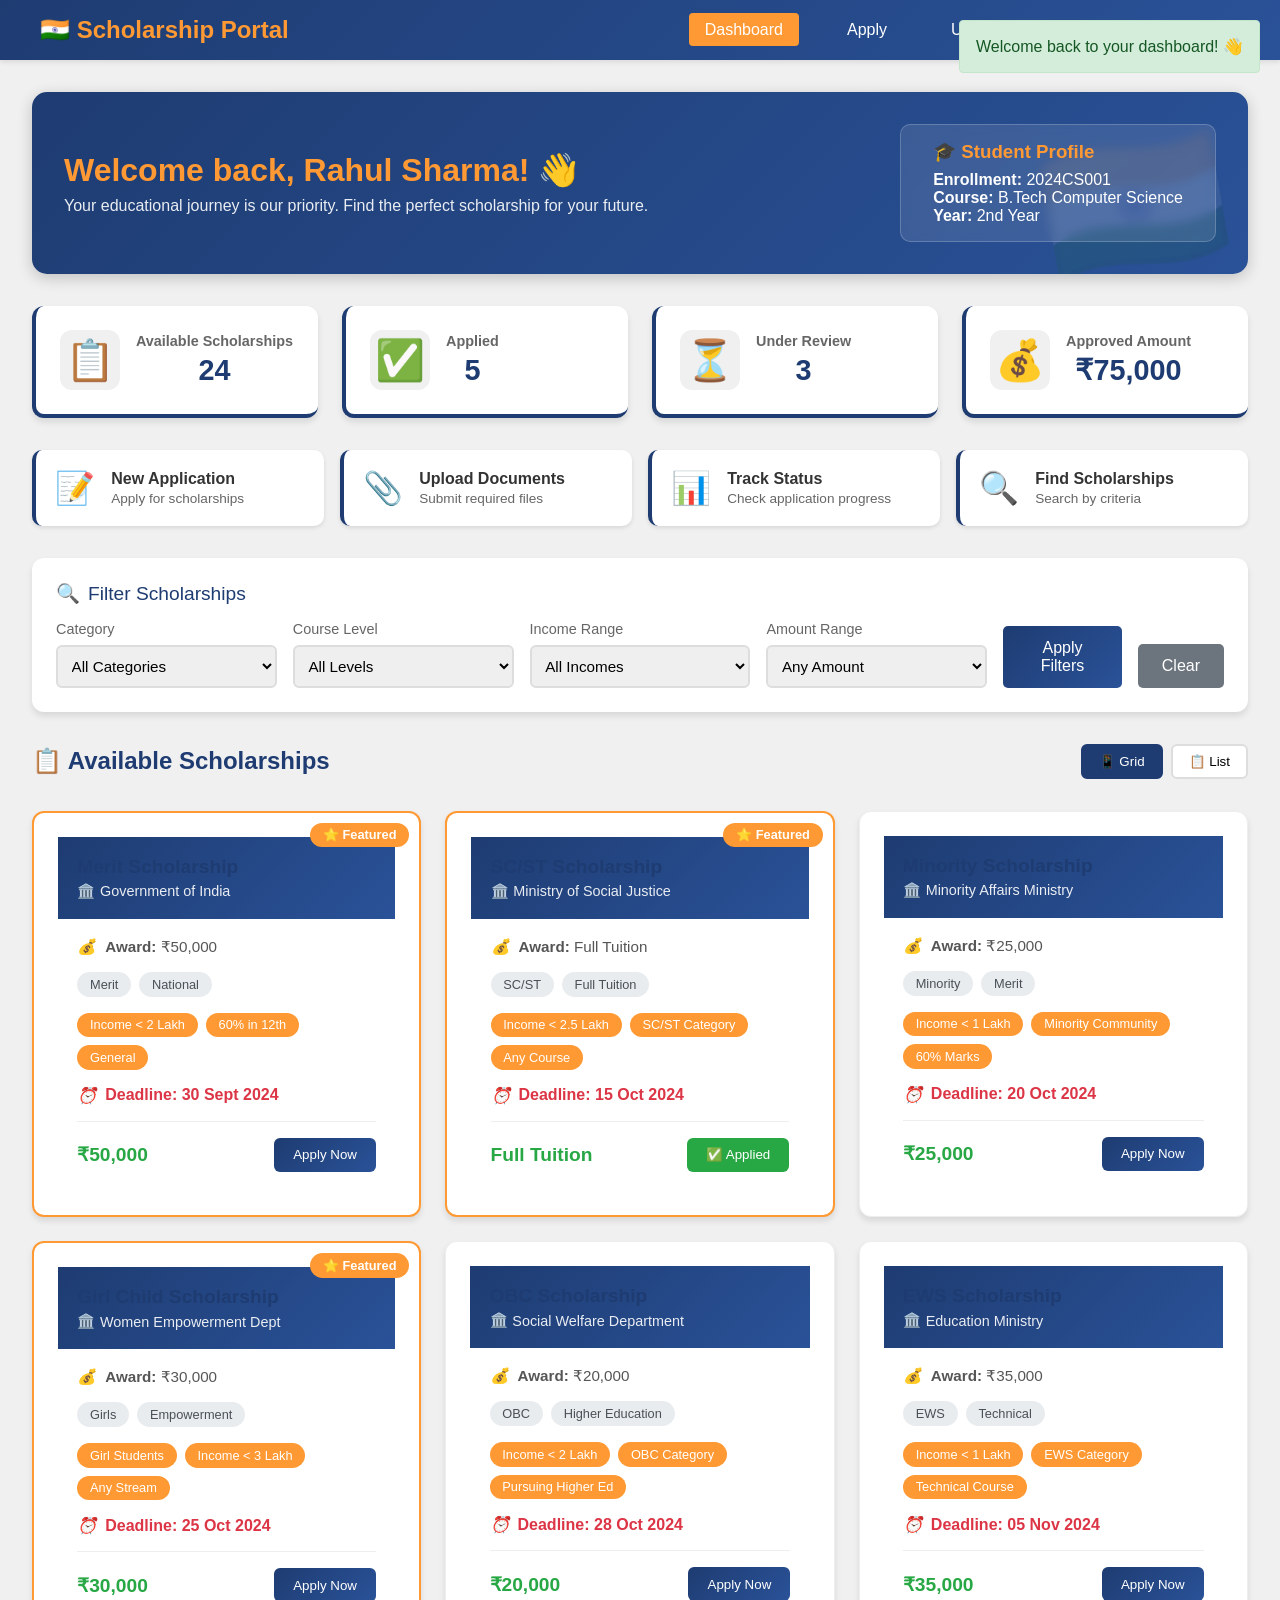
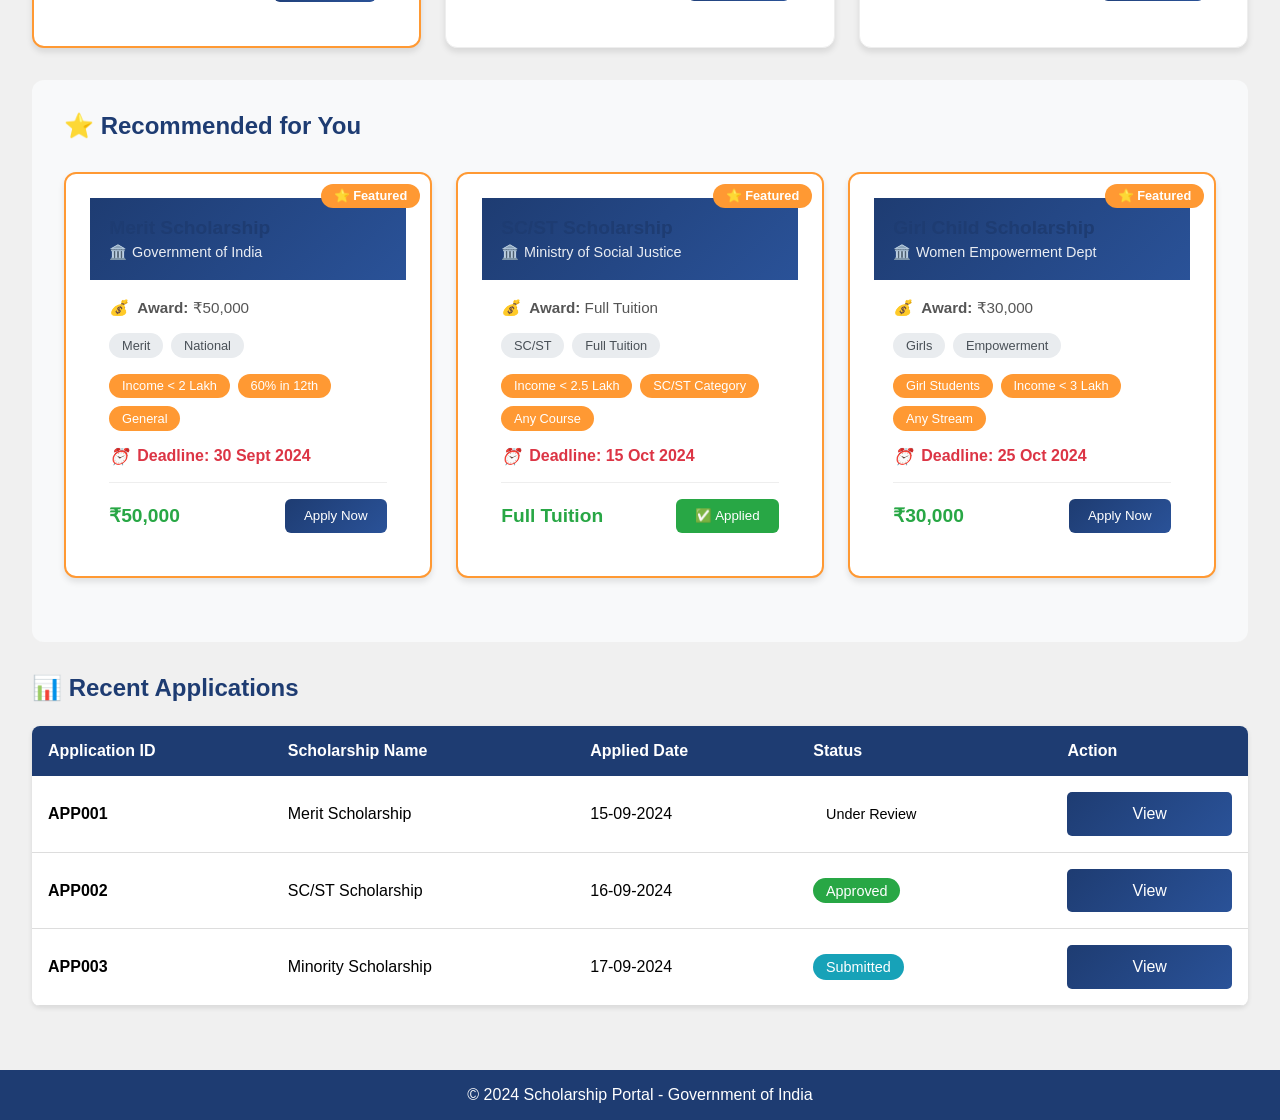
<file: Frontend/pages/student_dashboard.html>
<!DOCTYPE html>
<html lang="en">
<head>
    <meta charset="UTF-8">
    <meta name="viewport" content="width=device-width, initial-scale=1.0">
    <title>Student Dashboard -  Scholarship Portal</title>
    <link rel="stylesheet" href="../css/style.css">
    <style>
        /* Additional styles for student dashboard */
        .dashboard-container {
            padding: 2rem;
            max-width: 1400px;
            margin: 0 auto;
        }
        
        /* Welcome Banner */
        .welcome-banner {
            background: linear-gradient(135deg, #1e3c72, #2a5298);
            color: white;
            padding: 2rem;
            border-radius: 15px;
            margin-bottom: 2rem;
            display: flex;
            justify-content: space-between;
            align-items: center;
            flex-wrap: wrap;
            gap: 1rem;
            box-shadow: 0 4px 15px rgba(0,0,0,0.2);
            position: relative;
            overflow: hidden;
        }
        
        .welcome-banner::before {
            content: "🇮🇳";
            position: absolute;
            right: 20px;
            bottom: -20px;
            font-size: 150px;
            opacity: 0.1;
            transform: rotate(-10deg);
        }
        
        .welcome-text h1 {
            font-size: 2rem;
            margin-bottom: 0.5rem;
            color: #ff9933;
        }
        
        .welcome-text p {
            opacity: 0.9;
        }
        
        .student-profile-card {
            background: rgba(255,255,255,0.1);
            padding: 1rem 2rem;
            border-radius: 10px;
            backdrop-filter: blur(5px);
            border: 1px solid rgba(255,255,255,0.2);
        }
        
        .student-profile-card h3 {
            color: #ff9933;
            margin-bottom: 0.5rem;
        }
        
        /* Stats Cards */
        .stats-grid {
            display: grid;
            grid-template-columns: repeat(auto-fit, minmax(250px, 1fr));
            gap: 1.5rem;
            margin-bottom: 2rem;
        }
        
        .stat-card {
            background: white;
            padding: 1.5rem;
            border-radius: 12px;
            box-shadow: 0 4px 6px rgba(0,0,0,0.1);
            display: flex;
            align-items: center;
            gap: 1rem;
            transition: transform 0.3s, box-shadow 0.3s;
            border-left: 4px solid #1e3c72;
        }
        
        .stat-card:hover {
            transform: translateY(-5px);
            box-shadow: 0 6px 12px rgba(0,0,0,0.15);
        }
        
        .stat-icon {
            font-size: 2.5rem;
            background: #f0f0f0;
            width: 60px;
            height: 60px;
            display: flex;
            align-items: center;
            justify-content: center;
            border-radius: 12px;
        }
        
        .stat-details h3 {
            color: #666;
            font-size: 0.9rem;
            margin-bottom: 0.3rem;
        }
        
        .stat-number {
            font-size: 1.8rem;
            font-weight: bold;
            color: #1e3c72;
        }
        
        /* Filter Section */
        .filter-section {
            background: white;
            padding: 1.5rem;
            border-radius: 12px;
            margin-bottom: 2rem;
            box-shadow: 0 4px 6px rgba(0,0,0,0.1);
        }
        
        .filter-title {
            color: #1e3c72;
            margin-bottom: 1rem;
            font-size: 1.2rem;
            display: flex;
            align-items: center;
            gap: 0.5rem;
        }
        
        .filter-grid {
            display: grid;
            grid-template-columns: repeat(auto-fit, minmax(200px, 1fr));
            gap: 1rem;
        }
        
        .filter-group {
            display: flex;
            flex-direction: column;
            gap: 0.5rem;
        }
        
        .filter-group label {
            color: #666;
            font-size: 0.9rem;
            font-weight: 500;
        }
        
        .filter-group select, .filter-group input {
            padding: 0.6rem;
            border: 2px solid #ddd;
            border-radius: 6px;
            font-size: 0.95rem;
        }
        
        .filter-group select:focus, .filter-group input:focus {
            border-color: #1e3c72;
            outline: none;
        }
        
        .filter-actions {
            display: flex;
            gap: 1rem;
            align-items: flex-end;
        }
        
        /* Scholarship Cards */
        .scholarships-header {
            display: flex;
            justify-content: space-between;
            align-items: center;
            margin-bottom: 1.5rem;
            flex-wrap: wrap;
            gap: 1rem;
        }
        
        .scholarships-header h2 {
            color: #1e3c72;
            font-size: 1.5rem;
        }
        
        .view-options {
            display: flex;
            gap: 0.5rem;
        }
        
        .view-btn {
            padding: 0.5rem 1rem;
            border: 2px solid #ddd;
            background: white;
            border-radius: 6px;
            cursor: pointer;
            transition: all 0.3s;
        }
        
        .view-btn.active {
            background: #1e3c72;
            color: white;
            border-color: #1e3c72;
        }
        
        .scholarship-grid {
            display: grid;
            grid-template-columns: repeat(auto-fill, minmax(350px, 1fr));
            gap: 1.5rem;
            margin-bottom: 2rem;
        }
        
        .scholarship-card {
            background: white;
            border-radius: 12px;
            overflow: hidden;
            box-shadow: 0 4px 6px rgba(0,0,0,0.1);
            transition: all 0.3s;
            position: relative;
            border: 1px solid #eee;
        }
        
        .scholarship-card:hover {
            transform: translateY(-5px);
            box-shadow: 0 8px 15px rgba(0,0,0,0.2);
        }
        
        .scholarship-card.featured {
            border: 2px solid #ff9933;
        }
        
        .scholarship-card.featured::before {
            content: "⭐ Featured";
            position: absolute;
            top: 10px;
            right: 10px;
            background: #ff9933;
            color: white;
            padding: 0.3rem 0.8rem;
            border-radius: 20px;
            font-size: 0.8rem;
            font-weight: bold;
            z-index: 1;
        }
        
        .scholarship-header {
            background: linear-gradient(135deg, #1e3c72, #2a5298);
            color: white;
            padding: 1.2rem;
            position: relative;
        }
        
        .scholarship-header h3 {
            font-size: 1.2rem;
            margin-bottom: 0.3rem;
            padding-right: 30px;
        }
        
        .scholarship-provider {
            font-size: 0.9rem;
            opacity: 0.9;
            display: flex;
            align-items: center;
            gap: 0.3rem;
        }
        
        .scholarship-body {
            padding: 1.2rem;
        }
        
        .scholarship-detail {
            display: flex;
            align-items: center;
            gap: 0.5rem;
            margin-bottom: 0.8rem;
            color: #555;
            font-size: 0.95rem;
        }
        
        .scholarship-detail i {
            width: 20px;
            color: #1e3c72;
        }
        
        .eligibility-tags {
            display: flex;
            flex-wrap: wrap;
            gap: 0.5rem;
            margin: 1rem 0;
        }
        
        .eligibility-tag {
            background: #e9ecef;
            padding: 0.3rem 0.8rem;
            border-radius: 20px;
            font-size: 0.8rem;
            color: #495057;
        }
        
        .eligibility-tag.highlight {
            background: #ff9933;
            color: white;
        }
        
        .deadline {
            color: #dc3545;
            font-weight: 500;
            display: flex;
            align-items: center;
            gap: 0.5rem;
            margin: 1rem 0;
        }
        
        .deadline.urgent {
            animation: pulse 1.5s infinite;
        }
        
        @keyframes pulse {
            0% { opacity: 1; }
            50% { opacity: 0.7; }
            100% { opacity: 1; }
        }
        
        .scholarship-footer {
            display: flex;
            justify-content: space-between;
            align-items: center;
            margin-top: 1rem;
            padding-top: 1rem;
            border-top: 1px solid #eee;
        }
        
        .amount {
            font-size: 1.2rem;
            font-weight: bold;
            color: #28a745;
        }
        
        .btn-apply {
            background: linear-gradient(135deg, #1e3c72, #2a5298);
            color: white;
            border: none;
            padding: 0.6rem 1.2rem;
            border-radius: 6px;
            cursor: pointer;
            font-weight: 500;
            transition: all 0.3s;
        }
        
        .btn-apply:hover {
            background: linear-gradient(135deg, #2a5298, #1e3c72);
            transform: scale(1.05);
        }
        
        .btn-apply.applied {
            background: #28a745;
            cursor: default;
        }
        
        .btn-apply.applied:hover {
            transform: none;
        }
        
        /* Quick Actions */
        .quick-actions {
            display: grid;
            grid-template-columns: repeat(auto-fit, minmax(200px, 1fr));
            gap: 1rem;
            margin: 2rem 0;
        }
        
        .quick-action-card {
            background: white;
            padding: 1.2rem;
            border-radius: 10px;
            box-shadow: 0 2px 4px rgba(0,0,0,0.1);
            display: flex;
            align-items: center;
            gap: 1rem;
            cursor: pointer;
            transition: all 0.3s;
            border-left: 4px solid #1e3c72;
        }
        
        .quick-action-card:hover {
            transform: translateX(5px);
            box-shadow: 0 4px 8px rgba(0,0,0,0.15);
        }
        
        .quick-action-icon {
            font-size: 2rem;
        }
        
        .quick-action-text h4 {
            color: #333;
            margin-bottom: 0.2rem;
        }
        
        .quick-action-text p {
            color: #666;
            font-size: 0.85rem;
        }
        
        /* Recommended Section */
        .recommended-section {
            background: #f8f9fa;
            padding: 2rem;
            border-radius: 12px;
            margin: 2rem 0;
        }
        
        .recommended-section h2 {
            color: #1e3c72;
            margin-bottom: 1.5rem;
            display: flex;
            align-items: center;
            gap: 0.5rem;
        }
        
        /* Empty State */
        .empty-state {
            text-align: center;
            padding: 3rem;
            background: white;
            border-radius: 12px;
            grid-column: 1 / -1;
        }
        
        .empty-state-icon {
            font-size: 4rem;
            margin-bottom: 1rem;
            opacity: 0.5;
        }
        
        .empty-state h3 {
            color: #666;
            margin-bottom: 1rem;
        }
        
        /* Loading Skeleton */
        .skeleton-card {
            background: white;
            border-radius: 12px;
            padding: 1rem;
            box-shadow: 0 2px 4px rgba(0,0,0,0.1);
        }
        
        .skeleton-line {
            height: 20px;
            background: linear-gradient(90deg, #f0f0f0 25%, #e0e0e0 50%, #f0f0f0 75%);
            background-size: 200% 100%;
            animation: loading 1.5s infinite;
            border-radius: 4px;
            margin: 0.5rem 0;
        }
        
        @keyframes loading {
            0% { background-position: 200% 0; }
            100% { background-position: -200% 0; }
        }
        
        /* Responsive */
        @media (max-width: 768px) {
            .dashboard-container {
                padding: 1rem;
            }
            
            .welcome-banner {
                flex-direction: column;
                text-align: center;
            }
            
            .filter-grid {
                grid-template-columns: 1fr;
            }
            
            .scholarship-grid {
                grid-template-columns: 1fr;
            }
        }
    </style>
</head>
<body>
    <!-- Navigation Bar -->
    <nav class="navbar">
        <div class="nav-container">
            <div class="logo">
                <span>🇮🇳  Scholarship Portal</span>
            </div>
            <ul class="nav-links">
                <li><a href="student_dashboard.html" class="active">Dashboard</a></li>
                <li><a href="apply.html">Apply</a></li>
                <li><a href="upload.html">Upload</a></li>
                <li><a href="application_status.html">Status</a></li>
                <li><a href="#" onclick="logout()">Logout</a></li>
            </ul>
        </div>
    </nav>

    <div class="dashboard-container">
        <!-- Loading Spinner -->
        <div id="loadingSpinner" class="spinner"></div>

        <!-- Welcome Banner -->
        <div class="welcome-banner">
            <div class="welcome-text">
                <h1>Welcome back, Rahul Sharma! 👋</h1>
                <p>Your educational journey is our priority. Find the perfect scholarship for your future.</p>
            </div>
            <div class="student-profile-card">
                <h3>🎓 Student Profile</h3>
                <p><strong>Enrollment:</strong> 2024CS001</p>
                <p><strong>Course:</strong> B.Tech Computer Science</p>
                <p><strong>Year:</strong> 2nd Year</p>
            </div>
        </div>

        <!-- Stats Cards -->
        <div class="stats-grid">
            <div class="stat-card">
                <div class="stat-icon">📋</div>
                <div class="stat-details">
                    <h3>Available Scholarships</h3>
                    <div class="stat-number">24</div>
                </div>
            </div>
            <div class="stat-card">
                <div class="stat-icon">✅</div>
                <div class="stat-details">
                    <h3>Applied</h3>
                    <div class="stat-number">5</div>
                </div>
            </div>
            <div class="stat-card">
                <div class="stat-icon">⏳</div>
                <div class="stat-details">
                    <h3>Under Review</h3>
                    <div class="stat-number">3</div>
                </div>
            </div>
            <div class="stat-card">
                <div class="stat-icon">💰</div>
                <div class="stat-details">
                    <h3>Approved Amount</h3>
                    <div class="stat-number">₹75,000</div>
                </div>
            </div>
        </div>

        <!-- Quick Actions -->
        <div class="quick-actions">
            <div class="quick-action-card" onclick="window.location.href='apply.html'">
                <div class="quick-action-icon">📝</div>
                <div class="quick-action-text">
                    <h4>New Application</h4>
                    <p>Apply for scholarships</p>
                </div>
            </div>
            <div class="quick-action-card" onclick="window.location.href='upload.html'">
                <div class="quick-action-icon">📎</div>
                <div class="quick-action-text">
                    <h4>Upload Documents</h4>
                    <p>Submit required files</p>
                </div>
            </div>
            <div class="quick-action-card" onclick="window.location.href='application_status.html'">
                <div class="quick-action-icon">📊</div>
                <div class="quick-action-text">
                    <h4>Track Status</h4>
                    <p>Check application progress</p>
                </div>
            </div>
            <div class="quick-action-card" onclick="window.location.href='#'">
                <div class="quick-action-icon">🔍</div>
                <div class="quick-action-text">
                    <h4>Find Scholarships</h4>
                    <p>Search by criteria</p>
                </div>
            </div>
        </div>

        <!-- Filter Section -->
        <div class="filter-section">
            <div class="filter-title">
                <span>🔍</span> Filter Scholarships
            </div>
            <div class="filter-grid">
                <div class="filter-group">
                    <label>Category</label>
                    <select id="categoryFilter">
                        <option value="all">All Categories</option>
                        <option value="general">General</option>
                        <option value="sc">SC/ST</option>
                        <option value="obc">OBC</option>
                        <option value="ews">EWS</option>
                        <option value="minority">Minority</option>
                    </select>
                </div>
                <div class="filter-group">
                    <label>Course Level</label>
                    <select id="courseFilter">
                        <option value="all">All Levels</option>
                        <option value="ug">Undergraduate</option>
                        <option value="pg">Postgraduate</option>
                        <option value="diploma">Diploma</option>
                        <option value="phd">PhD</option>
                    </select>
                </div>
                <div class="filter-group">
                    <label>Income Range</label>
                    <select id="incomeFilter">
                        <option value="all">All Incomes</option>
                        <option value="1">Below ₹1 Lakh</option>
                        <option value="2">₹1-2 Lakhs</option>
                        <option value="3">₹2-3 Lakhs</option>
                        <option value="4">₹3-4 Lakhs</option>
                        <option value="5">Above ₹4 Lakhs</option>
                    </select>
                </div>
                <div class="filter-group">
                    <label>Amount Range</label>
                    <select id="amountFilter">
                        <option value="all">Any Amount</option>
                        <option value="5000">Up to ₹5,000</option>
                        <option value="10000">₹5,000 - ₹10,000</option>
                        <option value="25000">₹10,000 - ₹25,000</option>
                        <option value="50000">₹25,000 - ₹50,000</option>
                        <option value="50000+">Above ₹50,000</option>
                    </select>
                </div>
                <div class="filter-actions">
                    <button class="btn btn-primary" onclick="applyFilters()">Apply Filters</button>
                    <button class="btn btn-secondary" onclick="clearFilters()">Clear</button>
                </div>
            </div>
        </div>

        <!-- Scholarships Header -->
        <div class="scholarships-header">
            <h2>📋 Available Scholarships</h2>
            <div class="view-options">
                <button class="view-btn active" onclick="changeView('grid')">📱 Grid</button>
                <button class="view-btn" onclick="changeView('list')">📋 List</button>
            </div>
        </div>

        <!-- Scholarships Grid -->
        <div id="scholarshipList" class="scholarship-grid">
            <!-- Scholarships will be loaded here via JavaScript -->
        </div>

        <!-- Recommended Scholarships -->
        <div class="recommended-section">
            <h2>⭐ Recommended for You</h2>
            <div class="scholarship-grid" id="recommendedList">
                <!-- Recommended scholarships will be loaded here -->
            </div>
        </div>

        <!-- Recent Applications -->
        <div style="margin-top: 2rem;">
            <h2 style="color: #1e3c72; margin-bottom: 1rem;">📊 Recent Applications</h2>
            <div class="table-container">
                <table>
                    <thead>
                        <tr>
                            <th>Application ID</th>
                            <th>Scholarship Name</th>
                            <th>Applied Date</th>
                            <th>Status</th>
                            <th>Action</th>
                        </tr>
                    </thead>
                    <tbody id="recentApplications">
                        <!-- Recent applications will be loaded here -->
                    </tbody>
                </table>
            </div>
        </div>
    </div>

    <!-- Footer -->
    <footer class="footer">
        <p>© 2024  Scholarship Portal - Government of India</p>
    </footer>

    <script src="../js/script.js"></script>
    <script>
        // Scholarship data
        const scholarships = [
            {
                id: 1,
                name: " Merit Scholarship",
                provider: "Government of India",
                amount: "₹50,000",
                eligibility: ["Income < 2 Lakh", "60% in 12th", "General"],
                deadline: "30 Sept 2024",
                category: "general",
                course: "ug",
                income: 2,
                featured: true,
                applied: false,
                tags: ["Merit", "National"]
            },
            {
                id: 2,
                name: "SC/ST Scholarship",
                provider: "Ministry of Social Justice",
                amount: "Full Tuition",
                eligibility: ["Income < 2.5 Lakh", "SC/ST Category", "Any Course"],
                deadline: "15 Oct 2024",
                category: "sc",
                course: "all",
                income: 2.5,
                featured: true,
                applied: true,
                tags: ["SC/ST", "Full Tuition"]
            },
            {
                id: 3,
                name: "Minority Scholarship",
                provider: "Minority Affairs Ministry",
                amount: "₹25,000",
                eligibility: ["Income < 1 Lakh", "Minority Community", "60% Marks"],
                deadline: "20 Oct 2024",
                category: "minority",
                course: "ug",
                income: 1,
                featured: false,
                applied: false,
                tags: ["Minority", "Merit"]
            },
            {
                id: 4,
                name: "Girl Child Scholarship",
                provider: "Women Empowerment Dept",
                amount: "₹30,000",
                eligibility: ["Girl Students", "Income < 3 Lakh", "Any Stream"],
                deadline: "25 Oct 2024",
                category: "general",
                course: "all",
                income: 3,
                featured: true,
                applied: false,
                tags: ["Girls", "Empowerment"]
            },
            {
                id: 5,
                name: "OBC Scholarship",
                provider: "Social Welfare Department",
                amount: "₹20,000",
                eligibility: ["Income < 2 Lakh", "OBC Category", "Pursuing Higher Ed"],
                deadline: "28 Oct 2024",
                category: "obc",
                course: "pg",
                income: 2,
                featured: false,
                applied: false,
                tags: ["OBC", "Higher Education"]
            },
            {
                id: 6,
                name: "EWS Scholarship",
                provider: "Education Ministry",
                amount: "₹35,000",
                eligibility: ["Income < 1 Lakh", "EWS Category", "Technical Course"],
                deadline: "05 Nov 2024",
                category: "ews",
                course: "ug",
                income: 1,
                featured: false,
                applied: false,
                tags: ["EWS", "Technical"]
            }
        ];

        // Load scholarships
        function loadScholarships() {
            const container = document.getElementById('scholarshipList');
            if (!container) return;
            
            container.innerHTML = '';
            
            scholarships.forEach(scholarship => {
                const card = createScholarshipCard(scholarship);
                container.appendChild(card);
            });
        }

        // Load recommended scholarships
        function loadRecommended() {
            const container = document.getElementById('recommendedList');
            if (!container) return;
            
            container.innerHTML = '';
            
            const recommended = scholarships.filter(s => s.featured);
            recommended.forEach(scholarship => {
                const card = createScholarshipCard(scholarship);
                container.appendChild(card);
            });
        }

        // Load recent applications
        function loadRecentApplications() {
            const tableBody = document.getElementById('recentApplications');
            if (!tableBody) return;
            
            const applications = [
                { id: "APP001", name: " Merit Scholarship", date: "15-09-2024", status: "Under Review" },
                { id: "APP002", name: "SC/ST Scholarship", date: "16-09-2024", status: "Approved" },
                { id: "APP003", name: "Minority Scholarship", date: "17-09-2024", status: "Submitted" }
            ];
            
            tableBody.innerHTML = '';
            applications.forEach(app => {
                const row = document.createElement('tr');
                row.innerHTML = `
                    <td><strong>${app.id}</strong></td>
                    <td>${app.name}</td>
                    <td>${app.date}</td>
                    <td><span class="status-badge status-${app.status.toLowerCase().replace(' ', '-')}">${app.status}</span></td>
                    <td><button class="btn btn-primary btn-small" onclick="viewApplication('${app.id}')">View</button></td>
                `;
                tableBody.appendChild(row);
            });
        }

        // Create scholarship card
        function createScholarshipCard(scholarship) {
            const card = document.createElement('div');
            card.className = `scholarship-card ${scholarship.featured ? 'featured' : ''}`;
            
            card.innerHTML = `
                <div class="scholarship-header">
                    <h3>${scholarship.name}</h3>
                    <div class="scholarship-provider">
                        <span>🏛️</span> ${scholarship.provider}
                    </div>
                </div>
                <div class="scholarship-body">
                    <div class="scholarship-detail">
                        <i>💰</i> <span><strong>Award:</strong> ${scholarship.amount}</span>
                    </div>
                    <div class="eligibility-tags">
                        ${scholarship.tags.map(tag => `<span class="eligibility-tag">${tag}</span>`).join('')}
                    </div>
                    <div class="eligibility-tags">
                        ${scholarship.eligibility.map(e => `<span class="eligibility-tag highlight">${e}</span>`).join('')}
                    </div>
                    <div class="deadline ${isUrgent(scholarship.deadline) ? 'urgent' : ''}">
                        <i>⏰</i> <span><strong>Deadline:</strong> ${scholarship.deadline}</span>
                        ${isUrgent(scholarship.deadline) ? '<span style="color:#dc3545; margin-left:0.5rem;">⚠️ Urgent</span>' : ''}
                    </div>
                    <div class="scholarship-footer">
                        <span class="amount">${scholarship.amount}</span>
                        <button class="btn-apply ${scholarship.applied ? 'applied' : ''}" 
                                onclick="${scholarship.applied ? '' : `applyForScholarship(${scholarship.id})`}"
                                ${scholarship.applied ? 'disabled' : ''}>
                            ${scholarship.applied ? '✅ Applied' : 'Apply Now'}
                        </button>
                    </div>
                </div>
            `;
            
            return card;
        }

        // Check if deadline is urgent (within 7 days)
        function isUrgent(deadlineStr) {
            const [day, month, year] = deadlineStr.split(' ');
            const months = {
                'Jan': 0, 'Feb': 1, 'Mar': 2, 'Apr': 3, 'May': 4, 'Jun': 5,
                'Jul': 6, 'Aug': 7, 'Sep': 8, 'Oct': 9, 'Nov': 10, 'Dec': 11
            };
            
            const deadline = new Date(parseInt(year), months[month], parseInt(day));
            const today = new Date();
            const diffTime = deadline - today;
            const diffDays = Math.ceil(diffTime / (1000 * 60 * 60 * 24));
            
            return diffDays <= 7 && diffDays > 0;
        }

        // Apply for scholarship
        function applyForScholarship(id) {
            showLoading();
            
            setTimeout(() => {
                hideLoading();
                showAlert('Redirecting to application form...', 'success');
                window.location.href = `apply.html?scholarship=${id}`;
            }, 1000);
        }

        // View application
        function viewApplication(id) {
            window.location.href = `application_status.html?id=${id}`;
        }

        // Apply filters
        function applyFilters() {
            showLoading();
            
            setTimeout(() => {
                hideLoading();
                showAlert('Filters applied successfully!', 'success');
            }, 1000);
        }

        // Clear filters
        function clearFilters() {
            document.getElementById('categoryFilter').value = 'all';
            document.getElementById('courseFilter').value = 'all';
            document.getElementById('incomeFilter').value = 'all';
            document.getElementById('amountFilter').value = 'all';
            
            showAlert('Filters cleared!', 'success');
        }

        // Change view (grid/list)
        function changeView(view) {
            const gridBtn = document.querySelectorAll('.view-btn')[0];
            const listBtn = document.querySelectorAll('.view-btn')[1];
            
            if (view === 'grid') {
                gridBtn.classList.add('active');
                listBtn.classList.remove('active');
                document.getElementById('scholarshipList').className = 'scholarship-grid';
            } else {
                gridBtn.classList.remove('active');
                listBtn.classList.add('active');
                document.getElementById('scholarshipList').className = 'scholarship-list';
            }
        }

        // Show alert
        function showAlert(message, type) {
            const alertDiv = document.createElement('div');
            alertDiv.className = `alert alert-${type}`;
            alertDiv.style.position = 'fixed';
            alertDiv.style.top = '20px';
            alertDiv.style.right = '20px';
            alertDiv.style.zIndex = '1000';
            alertDiv.style.minWidth = '300px';
            alertDiv.textContent = message;
            
            document.body.appendChild(alertDiv);
            
            setTimeout(() => {
                alertDiv.remove();
            }, 3000);
        }

        // Initialize on page load
        document.addEventListener('DOMContentLoaded', function() {
            loadScholarships();
            loadRecommended();
            loadRecentApplications();
            
            // Show welcome message
            setTimeout(() => {
                showAlert('Welcome back to your dashboard! 👋', 'success');
            }, 500);
        });
    </script>
</body>
</html>
</file>
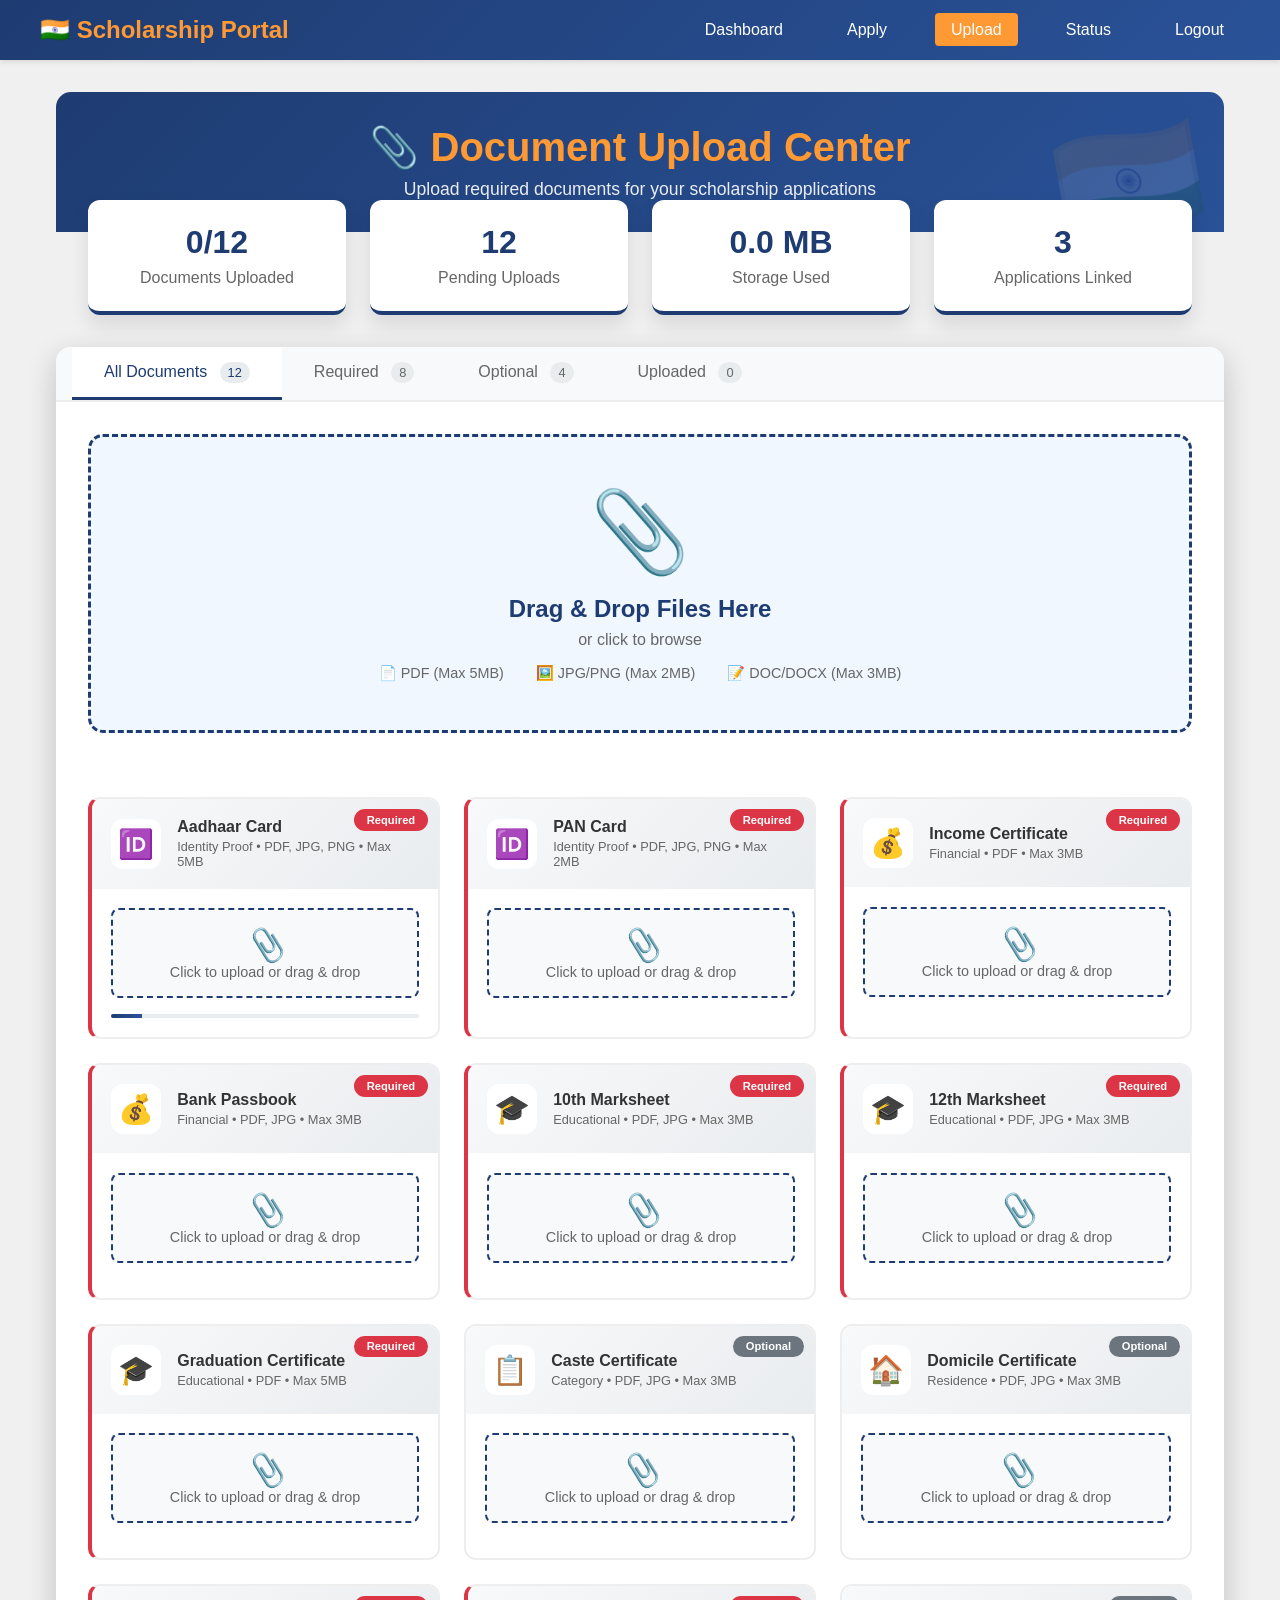
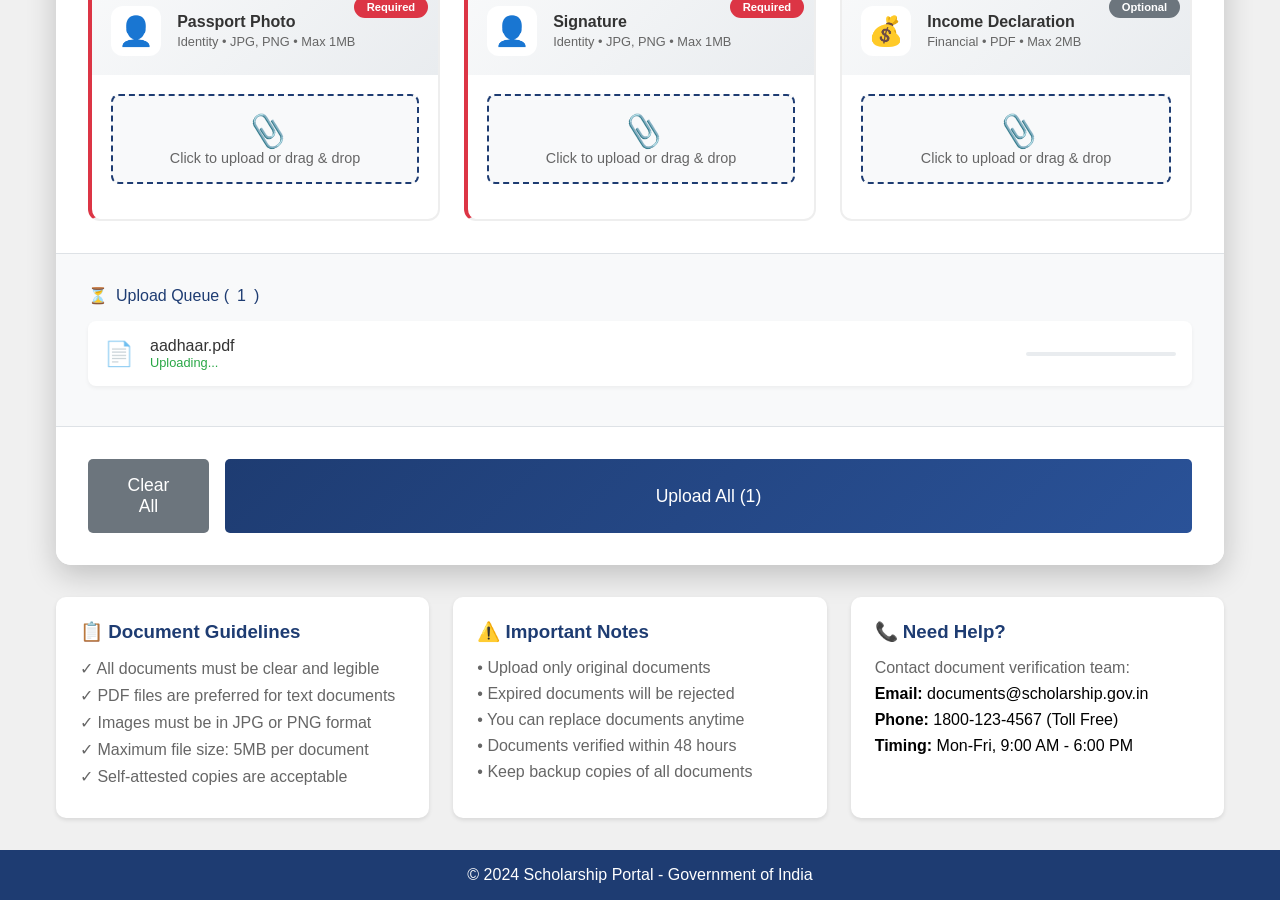
<file: Frontend/pages/upload.html>
<!DOCTYPE html>
<html lang="en">
<head>
    <meta charset="UTF-8">
    <meta name="viewport" content="width=device-width, initial-scale=1.0">
    <title>Document Upload -  Scholarship Portal</title>
    <link rel="stylesheet" href="../css/style.css">
    <style>
        /* Additional styles for upload page */
        .upload-container {
            max-width: 1200px;
            margin: 2rem auto;
            padding: 0 1rem;
        }
        
        /* Header */
        .upload-header {
            background: linear-gradient(135deg, #1e3c72, #2a5298);
            color: white;
            padding: 2rem;
            border-radius: 15px 15px 0 0;
            text-align: center;
            position: relative;
            overflow: hidden;
        }
        
        .upload-header::before {
            content: "🇮🇳";
            position: absolute;
            right: 20px;
            bottom: -20px;
            font-size: 120px;
            opacity: 0.1;
            transform: rotate(-10deg);
        }
        
        .upload-header h1 {
            font-size: 2.5rem;
            margin-bottom: 0.5rem;
            color: #ff9933;
        }
        
        .upload-header p {
            opacity: 0.9;
            font-size: 1.1rem;
        }
        
        /* Upload Stats */
        .upload-stats {
            display: grid;
            grid-template-columns: repeat(auto-fit, minmax(200px, 1fr));
            gap: 1.5rem;
            margin: -2rem 2rem 2rem;
            position: relative;
            z-index: 10;
        }
        
        .stat-card {
            background: white;
            padding: 1.5rem;
            border-radius: 12px;
            box-shadow: 0 10px 20px rgba(0,0,0,0.1);
            text-align: center;
            border-bottom: 4px solid #1e3c72;
        }
        
        .stat-card .number {
            font-size: 2rem;
            font-weight: bold;
            color: #1e3c72;
        }
        
        .stat-card .label {
            color: #666;
            margin-top: 0.5rem;
        }
        
        /* Main Upload Card */
        .upload-card {
            background: white;
            border-radius: 15px;
            box-shadow: 0 10px 30px rgba(0,0,0,0.2);
            overflow: hidden;
            margin-top: 2rem;
        }
        
        /* Document Categories */
        .document-categories {
            display: flex;
            border-bottom: 2px solid #eee;
            background: #f8f9fa;
            padding: 0 1rem;
            overflow-x: auto;
        }
        
        .category-tab {
            padding: 1rem 2rem;
            cursor: pointer;
            font-weight: 500;
            color: #666;
            border-bottom: 3px solid transparent;
            transition: all 0.3s;
            white-space: nowrap;
        }
        
        .category-tab:hover {
            color: #1e3c72;
        }
        
        .category-tab.active {
            color: #1e3c72;
            border-bottom-color: #1e3c72;
            background: white;
        }
        
        .category-tab .count {
            background: #e9ecef;
            padding: 0.2rem 0.5rem;
            border-radius: 20px;
            font-size: 0.8rem;
            margin-left: 0.5rem;
        }
        
        /* Upload Area */
        .upload-area-main {
            padding: 3rem;
            text-align: center;
            border: 3px dashed #1e3c72;
            margin: 2rem;
            border-radius: 15px;
            background: #f0f7ff;
            cursor: pointer;
            transition: all 0.3s;
        }
        
        .upload-area-main:hover {
            background: #e6f0ff;
            border-color: #ff9933;
            transform: scale(1.02);
        }
        
        .upload-area-main.dragover {
            background: #d4e4ff;
            border-color: #28a745;
        }
        
        .upload-icon-large {
            font-size: 5rem;
            margin-bottom: 1rem;
        }
        
        .upload-text h3 {
            color: #1e3c72;
            margin-bottom: 0.5rem;
            font-size: 1.5rem;
        }
        
        .upload-text p {
            color: #666;
            margin-bottom: 1rem;
        }
        
        .file-types {
            display: flex;
            justify-content: center;
            gap: 2rem;
            margin-top: 1rem;
            color: #666;
            font-size: 0.9rem;
        }
        
        .file-types span {
            display: flex;
            align-items: center;
            gap: 0.3rem;
        }
        
        /* Document Grid */
        .document-grid {
            display: grid;
            grid-template-columns: repeat(auto-fill, minmax(350px, 1fr));
            gap: 1.5rem;
            padding: 2rem;
        }
        
        .document-item {
            background: white;
            border: 2px solid #eee;
            border-radius: 12px;
            overflow: hidden;
            transition: all 0.3s;
            position: relative;
        }
        
        .document-item:hover {
            border-color: #1e3c72;
            box-shadow: 0 5px 15px rgba(0,0,0,0.1);
            transform: translateY(-3px);
        }
        
        .document-item.uploaded {
            border-color: #28a745;
            background: #f0fff4;
        }
        
        .document-item.required {
            border-left: 4px solid #dc3545;
        }
        
        .document-header {
            padding: 1.2rem;
            background: linear-gradient(135deg, #f8f9fa, #e9ecef);
            display: flex;
            align-items: center;
            gap: 1rem;
        }
        
        .document-icon {
            width: 50px;
            height: 50px;
            background: white;
            border-radius: 12px;
            display: flex;
            align-items: center;
            justify-content: center;
            font-size: 1.8rem;
        }
        
        .document-info {
            flex: 1;
        }
        
        .document-title {
            font-weight: bold;
            color: #333;
            margin-bottom: 0.2rem;
        }
        
        .document-subtitle {
            font-size: 0.8rem;
            color: #666;
        }
        
        .document-badge {
            position: absolute;
            top: 10px;
            right: 10px;
            padding: 0.3rem 0.8rem;
            border-radius: 20px;
            font-size: 0.7rem;
            font-weight: bold;
        }
        
        .badge-required {
            background: #dc3545;
            color: white;
        }
        
        .badge-optional {
            background: #6c757d;
            color: white;
        }
        
        .badge-uploaded {
            background: #28a745;
            color: white;
        }
        
        .document-body {
            padding: 1.2rem;
        }
        
        /* File Upload Area for each document */
        .doc-upload-area {
            border: 2px dashed #1e3c72;
            border-radius: 8px;
            padding: 1rem;
            text-align: center;
            cursor: pointer;
            transition: all 0.3s;
            margin-bottom: 1rem;
            background: #f8f9fa;
        }
        
        .doc-upload-area:hover {
            background: #e9ecef;
            border-color: #ff9933;
        }
        
        .doc-upload-area i {
            font-size: 2rem;
            color: #1e3c72;
            margin-bottom: 0.5rem;
        }
        
        .doc-upload-area p {
            color: #666;
            font-size: 0.9rem;
        }
        
        /* File Preview */
        .file-preview {
            background: #e9ecef;
            padding: 0.8rem;
            border-radius: 6px;
            margin-top: 0.5rem;
            display: flex;
            align-items: center;
            gap: 0.5rem;
        }
        
        .file-icon {
            font-size: 1.5rem;
        }
        
        .file-details {
            flex: 1;
            overflow: hidden;
        }
        
        .file-name {
            font-weight: 500;
            color: #333;
            overflow: hidden;
            text-overflow: ellipsis;
            white-space: nowrap;
        }
        
        .file-meta {
            display: flex;
            gap: 1rem;
            font-size: 0.8rem;
            color: #666;
        }
        
        .file-actions {
            display: flex;
            gap: 0.3rem;
        }
        
        .file-action-btn {
            padding: 0.3rem 0.6rem;
            border-radius: 4px;
            cursor: pointer;
            font-size: 0.8rem;
            transition: all 0.3s;
        }
        
        .file-view {
            background: #1e3c72;
            color: white;
        }
        
        .file-view:hover {
            background: #2a5298;
        }
        
        .file-remove {
            background: #dc3545;
            color: white;
        }
        
        .file-remove:hover {
            background: #c82333;
        }
        
        /* Upload Progress */
        .upload-progress {
            margin-top: 0.5rem;
            height: 4px;
            background: #e9ecef;
            border-radius: 2px;
            overflow: hidden;
            display: none;
        }
        
        .upload-progress.active {
            display: block;
        }
        
        .progress-bar-upload {
            height: 100%;
            width: 0%;
            background: linear-gradient(90deg, #1e3c72, #2a5298);
            transition: width 0.3s;
        }
        
        /* Upload Queue */
        .upload-queue {
            padding: 2rem;
            background: #f8f9fa;
            border-top: 1px solid #dee2e6;
        }
        
        .queue-title {
            color: #1e3c72;
            margin-bottom: 1rem;
            display: flex;
            align-items: center;
            gap: 0.5rem;
        }
        
        .queue-item {
            background: white;
            padding: 1rem;
            border-radius: 8px;
            margin-bottom: 0.5rem;
            display: flex;
            align-items: center;
            gap: 1rem;
            box-shadow: 0 2px 4px rgba(0,0,0,0.05);
            animation: slideIn 0.3s ease;
        }
        
        @keyframes slideIn {
            from {
                opacity: 0;
                transform: translateX(-20px);
            }
            to {
                opacity: 1;
                transform: translateX(0);
            }
        }
        
        .queue-item .file-icon {
            font-size: 1.5rem;
        }
        
        .queue-item .file-info {
            flex: 1;
        }
        
        .queue-item .file-name {
            font-weight: 500;
        }
        
        .queue-item .file-status {
            font-size: 0.8rem;
            color: #28a745;
        }
        
        .queue-progress {
            width: 150px;
            height: 4px;
            background: #e9ecef;
            border-radius: 2px;
            overflow: hidden;
        }
        
        .queue-progress-fill {
            height: 100%;
            width: 0%;
            background: linear-gradient(90deg, #1e3c72, #2a5298);
            transition: width 0.3s;
        }
        
        /* Action Buttons */
        .upload-actions {
            padding: 2rem;
            display: flex;
            gap: 1rem;
            justify-content: flex-end;
            background: white;
            border-top: 1px solid #dee2e6;
        }
        
        .btn-large {
            padding: 1rem 2rem;
            font-size: 1.1rem;
        }
        
        /* Success Modal */
        .modal {
            display: none;
            position: fixed;
            top: 0;
            left: 0;
            width: 100%;
            height: 100%;
            background: rgba(0,0,0,0.5);
            z-index: 1000;
            align-items: center;
            justify-content: center;
        }
        
        .modal.active {
            display: flex;
        }
        
        .modal-content {
            background: white;
            border-radius: 15px;
            max-width: 500px;
            width: 90%;
            padding: 2rem;
            text-align: center;
            animation: modalSlideIn 0.3s ease;
        }
        
        @keyframes modalSlideIn {
            from {
                transform: translateY(-50px);
                opacity: 0;
            }
            to {
                transform: translateY(0);
                opacity: 1;
            }
        }
        
        .success-icon {
            width: 80px;
            height: 80px;
            background: #28a745;
            border-radius: 50%;
            display: flex;
            align-items: center;
            justify-content: center;
            margin: 0 auto 1.5rem;
            color: white;
            font-size: 3rem;
            animation: scaleIn 0.5s ease;
        }
        
        @keyframes scaleIn {
            from {
                transform: scale(0);
            }
            to {
                transform: scale(1);
            }
        }
        
        /* Empty State */
        .empty-state {
            text-align: center;
            padding: 3rem;
            grid-column: 1 / -1;
        }
        
        .empty-state-icon {
            font-size: 4rem;
            margin-bottom: 1rem;
            opacity: 0.3;
        }
        
        .empty-state h3 {
            color: #666;
            margin-bottom: 0.5rem;
        }
        
        .empty-state p {
            color: #999;
        }
        
        /* Responsive */
        @media (max-width: 768px) {
            .upload-header h1 {
                font-size: 2rem;
            }
            
            .upload-stats {
                margin: 1rem;
            }
            
            .document-grid {
                grid-template-columns: 1fr;
                padding: 1rem;
            }
            
            .upload-actions {
                flex-direction: column;
            }
            
            .btn-large {
                width: 100%;
            }
            
            .file-types {
                flex-direction: column;
                gap: 0.5rem;
                align-items: center;
            }
        }
    </style>
</head>
<body>
    <!-- Navigation Bar -->
    <nav class="navbar">
        <div class="nav-container">
            <div class="logo">
                <span>🇮🇳 Scholarship Portal</span>
            </div>
            <ul class="nav-links">
                <li><a href="student_dashboard.html">Dashboard</a></li>
                <li><a href="apply.html">Apply</a></li>
                <li><a href="upload.html" class="active">Upload</a></li>
                <li><a href="application_status.html">Status</a></li>
                <li><a href="#" onclick="logout()">Logout</a></li>
            </ul>
        </div>
    </nav>

    <div class="upload-container">
        <!-- Loading Spinner -->
        <div id="loadingSpinner" class="spinner"></div>

        <!-- Header -->
        <div class="upload-header">
            <h1>📎 Document Upload Center</h1>
            <p>Upload required documents for your scholarship applications</p>
        </div>

        <!-- Upload Stats -->
        <div class="upload-stats">
            <div class="stat-card">
                <div class="number" id="totalDocs">0/12</div>
                <div class="label">Documents Uploaded</div>
            </div>
            <div class="stat-card">
                <div class="number" id="pendingDocs">12</div>
                <div class="label">Pending Uploads</div>
            </div>
            <div class="stat-card">
                <div class="number" id="storageUsed">0 MB</div>
                <div class="label">Storage Used</div>
            </div>
            <div class="stat-card">
                <div class="number" id="applicationsLinked">3</div>
                <div class="label">Applications Linked</div>
            </div>
        </div>

        <!-- Main Upload Card -->
        <div class="upload-card">
            <!-- Document Categories -->
            <div class="document-categories">
                <div class="category-tab active" onclick="switchCategory('all')">
                    All Documents <span class="count" id="allCount">12</span>
                </div>
                <div class="category-tab" onclick="switchCategory('required')">
                    Required <span class="count" id="requiredCount">8</span>
                </div>
                <div class="category-tab" onclick="switchCategory('optional')">
                    Optional <span class="count" id="optionalCount">4</span>
                </div>
                <div class="category-tab" onclick="switchCategory('uploaded')">
                    Uploaded <span class="count" id="uploadedCount">0</span>
                </div>
            </div>

            <!-- Main Upload Area (Drag & Drop) -->
            <div class="upload-area-main" id="dropZone" onclick="triggerMainUpload()">
                <div class="upload-icon-large">📎</div>
                <div class="upload-text">
                    <h3>Drag & Drop Files Here</h3>
                    <p>or click to browse</p>
                </div>
                <div class="file-types">
                    <span>📄 PDF (Max 5MB)</span>
                    <span>🖼️ JPG/PNG (Max 2MB)</span>
                    <span>📝 DOC/DOCX (Max 3MB)</span>
                </div>
            </div>

            <!-- Document Grid -->
            <div class="document-grid" id="documentGrid">
                <!-- Documents will be loaded here via JavaScript -->
            </div>

            <!-- Upload Queue -->
            <div class="upload-queue" id="uploadQueue" style="display: none;">
                <div class="queue-title">
                    <span>⏳</span> Upload Queue (<span id="queueCount">0</span>)
                </div>
                <div id="queueItems"></div>
            </div>

            <!-- Action Buttons -->
            <div class="upload-actions">
                <button class="btn btn-secondary btn-large" onclick="clearAll()">Clear All</button>
                <button class="btn btn-primary btn-large" onclick="uploadAll()" id="uploadAllBtn">
                    <span>Upload All (0)</span>
                </button>
            </div>
        </div>

        <!-- Information Section -->
        <div style="margin-top: 2rem; display: grid; grid-template-columns: repeat(auto-fit, minmax(300px, 1fr)); gap: 1.5rem;">
            <div style="background: white; padding: 1.5rem; border-radius: 10px; box-shadow: 0 2px 4px rgba(0,0,0,0.1);">
                <h3 style="color: #1e3c72; margin-bottom: 1rem;">📋 Document Guidelines</h3>
                <ul style="list-style: none; color: #666;">
                    <li style="margin-bottom: 0.5rem;">✓ All documents must be clear and legible</li>
                    <li style="margin-bottom: 0.5rem;">✓ PDF files are preferred for text documents</li>
                    <li style="margin-bottom: 0.5rem;">✓ Images must be in JPG or PNG format</li>
                    <li style="margin-bottom: 0.5rem;">✓ Maximum file size: 5MB per document</li>
                    <li style="margin-bottom: 0.5rem;">✓ Self-attested copies are acceptable</li>
                </ul>
            </div>
            
            <div style="background: white; padding: 1.5rem; border-radius: 10px; box-shadow: 0 2px 4px rgba(0,0,0,0.1);">
                <h3 style="color: #1e3c72; margin-bottom: 1rem;">⚠️ Important Notes</h3>
                <ul style="list-style: none; color: #666;">
                    <li style="margin-bottom: 0.5rem;">• Upload only original documents</li>
                    <li style="margin-bottom: 0.5rem;">• Expired documents will be rejected</li>
                    <li style="margin-bottom: 0.5rem;">• You can replace documents anytime</li>
                    <li style="margin-bottom: 0.5rem;">• Documents verified within 48 hours</li>
                    <li style="margin-bottom: 0.5rem;">• Keep backup copies of all documents</li>
                </ul>
            </div>
            
            <div style="background: white; padding: 1.5rem; border-radius: 10px; box-shadow: 0 2px 4px rgba(0,0,0,0.1);">
                <h3 style="color: #1e3c72; margin-bottom: 1rem;">📞 Need Help?</h3>
                <p style="color: #666; margin-bottom: 0.5rem;">Contact document verification team:</p>
                <p style="margin-bottom: 0.5rem;"><strong>Email:</strong> documents@scholarship.gov.in</p>
                <p style="margin-bottom: 0.5rem;"><strong>Phone:</strong> 1800-123-4567 (Toll Free)</p>
                <p><strong>Timing:</strong> Mon-Fri, 9:00 AM - 6:00 PM</p>
            </div>
        </div>
    </div>

    <!-- Success Modal -->
    <div id="successModal" class="modal">
        <div class="modal-content">
            <div class="success-icon">✓</div>
            <h2 style="color: #28a745; margin-bottom: 1rem;">Upload Successful!</h2>
            <p style="margin-bottom: 1rem;" id="successMessage">3 documents uploaded successfully</p>
            <p style="margin-bottom: 2rem;">Documents will be verified within 48 hours.</p>
            <button class="btn btn-primary" onclick="closeSuccessModal()">Continue</button>
        </div>
    </div>

    <!-- Footer -->
    <footer class="footer">
        <p>© 2024  Scholarship Portal - Government of India</p>
    </footer>

    <script src="../js/script.js"></script>
    <script>
        // Document data
        const documents = [
            {
                id: 'aadhaar',
                name: 'Aadhaar Card',
                type: 'Identity Proof',
                required: true,
                format: 'PDF, JPG, PNG',
                maxSize: 5,
                uploaded: false,
                category: 'identity'
            },
            {
                id: 'pan',
                name: 'PAN Card',
                type: 'Identity Proof',
                required: true,
                format: 'PDF, JPG, PNG',
                maxSize: 2,
                uploaded: false,
                category: 'identity'
            },
            {
                id: 'income',
                name: 'Income Certificate',
                type: 'Financial',
                required: true,
                format: 'PDF',
                maxSize: 3,
                uploaded: false,
                category: 'financial'
            },
            {
                id: 'bank',
                name: 'Bank Passbook',
                type: 'Financial',
                required: true,
                format: 'PDF, JPG',
                maxSize: 3,
                uploaded: false,
                category: 'financial'
            },
            {
                id: '10th',
                name: '10th Marksheet',
                type: 'Educational',
                required: true,
                format: 'PDF, JPG',
                maxSize: 3,
                uploaded: false,
                category: 'education'
            },
            {
                id: '12th',
                name: '12th Marksheet',
                type: 'Educational',
                required: true,
                format: 'PDF, JPG',
                maxSize: 3,
                uploaded: false,
                category: 'education'
            },
            {
                id: 'graduation',
                name: 'Graduation Certificate',
                type: 'Educational',
                required: true,
                format: 'PDF',
                maxSize: 5,
                uploaded: false,
                category: 'education'
            },
            {
                id: 'category',
                name: 'Caste Certificate',
                type: 'Category',
                required: false,
                format: 'PDF, JPG',
                maxSize: 3,
                uploaded: false,
                category: 'category'
            },
            {
                id: 'domicile',
                name: 'Domicile Certificate',
                type: 'Residence',
                required: false,
                format: 'PDF, JPG',
                maxSize: 3,
                uploaded: false,
                category: 'residence'
            },
            {
                id: 'photo',
                name: 'Passport Photo',
                type: 'Identity',
                required: true,
                format: 'JPG, PNG',
                maxSize: 1,
                uploaded: false,
                category: 'identity'
            },
            {
                id: 'signature',
                name: 'Signature',
                type: 'Identity',
                required: true,
                format: 'JPG, PNG',
                maxSize: 1,
                uploaded: false,
                category: 'identity'
            },
            {
                id: 'incomeDeclaration',
                name: 'Income Declaration',
                type: 'Financial',
                required: false,
                format: 'PDF',
                maxSize: 2,
                uploaded: false,
                category: 'financial'
            }
        ];

        let currentCategory = 'all';
        let uploadQueue = [];
        let uploadedFiles = {};

        // Load documents
        function loadDocuments() {
            const grid = document.getElementById('documentGrid');
            grid.innerHTML = '';
            
            const filteredDocs = filterDocuments(currentCategory);
            
            filteredDocs.forEach(doc => {
                const docElement = createDocumentElement(doc);
                grid.appendChild(docElement);
            });
            
            updateStats();
        }

        // Create document element
        function createDocumentElement(doc) {
            const div = document.createElement('div');
            div.className = `document-item ${doc.uploaded ? 'uploaded' : ''} ${doc.required ? 'required' : ''}`;
            div.id = `doc-${doc.id}`;
            
            div.innerHTML = `
                <div class="document-header">
                    <div class="document-icon">${getDocumentIcon(doc.type)}</div>
                    <div class="document-info">
                        <div class="document-title">${doc.name}</div>
                        <div class="document-subtitle">${doc.type} • ${doc.format} • Max ${doc.maxSize}MB</div>
                    </div>
                    <div class="document-badge ${doc.required ? 'badge-required' : 'badge-optional'}">
                        ${doc.required ? 'Required' : 'Optional'}
                    </div>
                </div>
                <div class="document-body">
                    <div class="doc-upload-area" onclick="triggerUpload('${doc.id}')">
                        <i>📎</i>
                        <p>Click to upload or drag & drop</p>
                    </div>
                    <div id="preview-${doc.id}" class="file-preview" style="display: none;">
                        <div class="file-icon">📄</div>
                        <div class="file-details">
                            <div class="file-name" id="name-${doc.id}"></div>
                            <div class="file-meta">
                                <span id="size-${doc.id}"></span>
                                <span id="date-${doc.id}"></span>
                            </div>
                        </div>
                        <div class="file-actions">
                            <span class="file-action-btn file-view" onclick="viewFile('${doc.id}')">👁️</span>
                            <span class="file-action-btn file-remove" onclick="removeFile('${doc.id}')">✕</span>
                        </div>
                    </div>
                    <div class="upload-progress" id="progress-${doc.id}">
                        <div class="progress-bar-upload" id="progressBar-${doc.id}"></div>
                    </div>
                </div>
            `;
            
            return div;
        }

        // Get document icon
        function getDocumentIcon(type) {
            const icons = {
                'Identity Proof': '🆔',
                'Financial': '💰',
                'Educational': '🎓',
                'Category': '📋',
                'Residence': '🏠',
                'Identity': '👤'
            };
            return icons[type] || '📄';
        }

        // Filter documents by category
        function filterDocuments(category) {
            switch(category) {
                case 'required':
                    return documents.filter(d => d.required);
                case 'optional':
                    return documents.filter(d => !d.required);
                case 'uploaded':
                    return documents.filter(d => d.uploaded);
                default:
                    return documents;
            }
        }

        // Switch category
        function switchCategory(category) {
            currentCategory = category;
            
            // Update active tab
            document.querySelectorAll('.category-tab').forEach(tab => {
                tab.classList.remove('active');
            });
            event.target.classList.add('active');
            
            loadDocuments();
        }

        // Trigger file upload
        function triggerUpload(docId) {
            const input = document.createElement('input');
            input.type = 'file';
            input.accept = '.pdf,.jpg,.jpeg,.png,.doc,.docx';
            input.onchange = (e) => {
                const file = e.target.files[0];
                if (file) {
                    addToQueue(docId, file);
                }
            };
            input.click();
        }

        // Trigger main upload
        function triggerMainUpload() {
            const input = document.createElement('input');
            input.type = 'file';
            input.multiple = true;
            input.accept = '.pdf,.jpg,.jpeg,.png,.doc,.docx';
            input.onchange = (e) => {
                const files = Array.from(e.target.files);
                files.forEach((file, index) => {
                    setTimeout(() => {
                        const docId = findMatchingDocument(file.name);
                        if (docId) {
                            addToQueue(docId, file);
                        }
                    }, index * 100);
                });
            };
            input.click();
        }

        // Find matching document based on filename
        function findMatchingDocument(filename) {
            filename = filename.toLowerCase();
            const matches = {
                'aadhaar': 'aadhaar',
                'pan': 'pan',
                'income': 'income',
                'bank': 'bank',
                '10th': '10th',
                '12th': '12th',
                'graduation': 'graduation',
                'caste': 'category',
                'domicile': 'domicile',
                'photo': 'photo',
                'signature': 'signature'
            };
            
            for (let [key, value] of Object.entries(matches)) {
                if (filename.includes(key)) {
                    return value;
                }
            }
            return null;
        }

        // Add to upload queue
        function addToQueue(docId, file) {
            // Check file size
            if (file.size > 5 * 1024 * 1024) {
                showAlert('File size too large! Maximum 5MB allowed.', 'error');
                return;
            }
            
            uploadQueue.push({
                id: docId,
                file: file,
                progress: 0,
                status: 'pending'
            });
            
            updateQueue();
            startUpload(docId);
        }

        // Start upload
        function startUpload(docId) {
            const progressBar = document.getElementById(`progressBar-${docId}`);
            const progress = document.getElementById(`progress-${docId}`);
            
            if (progress && progressBar) {
                progress.classList.add('active');
                
                let width = 0;
                const interval = setInterval(() => {
                    width += 10;
                    progressBar.style.width = width + '%';
                    
                    if (width >= 100) {
                        clearInterval(interval);
                        setTimeout(() => {
                            completeUpload(docId);
                        }, 500);
                    }
                }, 200);
            }
        }

        // Complete upload
        function completeUpload(docId) {
            const doc = documents.find(d => d.id === docId);
            if (doc) {
                doc.uploaded = true;
                
                // Update preview
                document.getElementById(`preview-${docId}`).style.display = 'flex';
                document.getElementById(`name-${docId}`).textContent = 'document.pdf';
                document.getElementById(`size-${docId}`).textContent = '2.3 MB';
                document.getElementById(`date-${docId}`).textContent = new Date().toLocaleDateString();
                
                // Update document item
                document.getElementById(`doc-${docId}`).classList.add('uploaded');
                
                // Remove from queue
                uploadQueue = uploadQueue.filter(item => item.id !== docId);
                
                updateStats();
                updateQueue();
                
                showAlert(`${doc.name} uploaded successfully!`, 'success');
            }
        }

        // Update queue display
        function updateQueue() {
            const queueContainer = document.getElementById('queueItems');
            const queueSection = document.getElementById('uploadQueue');
            const queueCount = document.getElementById('queueCount');
            
            if (uploadQueue.length > 0) {
                queueSection.style.display = 'block';
                queueCount.textContent = uploadQueue.length;
                
                queueContainer.innerHTML = '';
                uploadQueue.forEach(item => {
                    const queueItem = document.createElement('div');
                    queueItem.className = 'queue-item';
                    queueItem.innerHTML = `
                        <div class="file-icon">📄</div>
                        <div class="file-info">
                            <div class="file-name">${item.file.name}</div>
                            <div class="file-status">Uploading...</div>
                        </div>
                        <div class="queue-progress">
                            <div class="queue-progress-fill" style="width: ${item.progress}%"></div>
                        </div>
                    `;
                    queueContainer.appendChild(queueItem);
                });
            } else {
                queueSection.style.display = 'none';
            }
            
            // Update upload all button
            document.getElementById('uploadAllBtn').innerHTML = `<span>Upload All (${uploadQueue.length})</span>`;
        }

        // Upload all
        function uploadAll() {
            if (uploadQueue.length === 0) {
                showAlert('No files to upload', 'warning');
                return;
            }
            
            uploadQueue.forEach(item => {
                startUpload(item.id);
            });
        }

        // Remove file
        function removeFile(docId) {
            const doc = documents.find(d => d.id === docId);
            if (doc) {
                doc.uploaded = false;
                
                document.getElementById(`preview-${docId}`).style.display = 'none';
                document.getElementById(`doc-${docId}`).classList.remove('uploaded');
                document.getElementById(`progress-${docId}`).classList.remove('active');
                
                updateStats();
                showAlert(`${doc.name} removed`, 'warning');
            }
        }

        // View file
        function viewFile(docId) {
            showAlert('Opening file preview...', 'info');
        }

        // Clear all
        function clearAll() {
            if (confirm('Are you sure you want to clear all uploaded files?')) {
                documents.forEach(doc => {
                    if (doc.uploaded) {
                        doc.uploaded = false;
                        const preview = document.getElementById(`preview-${doc.id}`);
                        if (preview) {
                            preview.style.display = 'none';
                        }
                        document.getElementById(`doc-${doc.id}`).classList.remove('uploaded');
                    }
                });
                
                updateStats();
                showAlert('All files cleared', 'warning');
            }
        }

        // Update statistics
        function updateStats() {
            const uploaded = documents.filter(d => d.uploaded).length;
            const total = documents.length;
            const pending = total - uploaded;
            
            document.getElementById('totalDocs').textContent = `${uploaded}/${total}`;
            document.getElementById('pendingDocs').textContent = pending;
            document.getElementById('uploadedCount').textContent = uploaded;
            
            // Update storage used (simulated)
            const storageUsed = uploaded * 2.5; // Average 2.5MB per file
            document.getElementById('storageUsed').textContent = storageUsed.toFixed(1) + ' MB';
        }

        // Show success modal
        function showSuccessModal(count) {
            document.getElementById('successMessage').textContent = `${count} document(s) uploaded successfully`;
            document.getElementById('successModal').classList.add('active');
        }

        // Close success modal
        function closeSuccessModal() {
            document.getElementById('successModal').classList.remove('active');
        }

        // Show alert
        function showAlert(message, type) {
            const alertDiv = document.createElement('div');
            alertDiv.className = `alert alert-${type}`;
            alertDiv.style.position = 'fixed';
            alertDiv.style.top = '20px';
            alertDiv.style.right = '20px';
            alertDiv.style.zIndex = '1000';
            alertDiv.style.minWidth = '300px';
            alertDiv.textContent = message;
            
            document.body.appendChild(alertDiv);
            
            setTimeout(() => {
                alertDiv.remove();
            }, 3000);
        }

        // Drag and drop functionality
        const dropZone = document.getElementById('dropZone');
        
        dropZone.addEventListener('dragover', (e) => {
            e.preventDefault();
            dropZone.classList.add('dragover');
        });
        
        dropZone.addEventListener('dragleave', () => {
            dropZone.classList.remove('dragover');
        });
        
        dropZone.addEventListener('drop', (e) => {
            e.preventDefault();
            dropZone.classList.remove('dragover');
            
            const files = Array.from(e.dataTransfer.files);
            files.forEach((file, index) => {
                setTimeout(() => {
                    const docId = findMatchingDocument(file.name);
                    if (docId) {
                        addToQueue(docId, file);
                    } else {
                        showAlert(`Could not match ${file.name} to any document type`, 'error');
                    }
                }, index * 100);
            });
        });

        // Initialize on page load
        document.addEventListener('DOMContentLoaded', function() {
            loadDocuments();
            
            // Auto-upload some demo files
            setTimeout(() => {
                const demoDocs = ['aadhaar', 'pan', '10th', '12th'];
                demoDocs.forEach((docId, index) => {
                    setTimeout(() => {
                        const mockFile = { name: docId + '.pdf', size: 2.1 * 1024 * 1024 };
                        addToQueue(docId, mockFile);
                    }, index * 1000);
                });
            }, 1000);
        });
    </script>
</body>
</html>
</file>
<file: Frontend/css/style.css>
/* Indian Government Scholarship Portal - Frontend Only */

* {
    margin: 0;
    padding: 0;
    box-sizing: border-box;
    font-family: 'Segoe UI', Tahoma, Geneva, Verdana, sans-serif;
}

body {
    background-color: #f0f0f0;
}

/* Navigation Bar */
.navbar {
    background: linear-gradient(135deg, #1e3c72, #2a5298);
    color: white;
    padding: 1rem 2rem;
    box-shadow: 0 2px 5px rgba(0,0,0,0.1);
}

.nav-container {
    max-width: 1200px;
    margin: 0 auto;
    display: flex;
    justify-content: space-between;
    align-items: center;
}

.logo {
    font-size: 1.5rem;
    font-weight: bold;
    color: #ff9933;
}

.nav-links {
    display: flex;
    list-style: none;
    gap: 2rem;
}

.nav-links a {
    color: white;
    text-decoration: none;
    padding: 0.5rem 1rem;
    border-radius: 4px;
}

.nav-links a:hover, .nav-links a.active {
    background-color: #ff9933;
}

/* Main Container */
.container {
    max-width: 1200px;
    margin: 2rem auto;
    padding: 0 1rem;
}

/* Login/Register Card */
.auth-card {
    max-width: 450px;
    margin: 3rem auto;
    background: white;
    border-radius: 10px;
    box-shadow: 0 0 20px rgba(0,0,0,0.1);
    padding: 2rem;
}

.auth-card h2 {
    color: #1e3c72;
    text-align: center;
    margin-bottom: 1.5rem;
    border-bottom: 3px solid #ff9933;
    padding-bottom: 0.5rem;
}

/* Form Styles */
.form-group {
    margin-bottom: 1.2rem;
}

.form-group label {
    display: block;
    margin-bottom: 0.5rem;
    color: #333;
    font-weight: 500;
}

.form-group input, .form-group select {
    width: 100%;
    padding: 0.8rem;
    border: 2px solid #ddd;
    border-radius: 5px;
    font-size: 1rem;
}

.form-group input:focus, .form-group select:focus {
    outline: none;
    border-color: #1e3c72;
}

/* Buttons */
.btn {
    padding: 0.8rem 1.5rem;
    border: none;
    border-radius: 5px;
    font-size: 1rem;
    cursor: pointer;
    transition: all 0.3s;
}

.btn-primary {
    background: linear-gradient(135deg, #1e3c72, #2a5298);
    color: white;
    width: 100%;
}

.btn-primary:hover {
    background: linear-gradient(135deg, #2a5298, #1e3c72);
}

.btn-secondary {
    background: #6c757d;
    color: white;
}

.btn-success {
    background: #28a745;
    color: white;
}

.btn-danger {
    background: #dc3545;
    color: white;
}

.btn-warning {
    background: #ffc107;
    color: #333;
}

/* Scholarship Cards */
.scholarship-grid {
    display: grid;
    grid-template-columns: repeat(auto-fit, minmax(300px, 1fr));
    gap: 1.5rem;
    margin-top: 2rem;
}

.scholarship-card {
    background: white;
    border-radius: 8px;
    padding: 1.5rem;
    box-shadow: 0 2px 5px rgba(0,0,0,0.1);
    border-left: 4px solid #1e3c72;
}

.scholarship-card h3 {
    color: #1e3c72;
    margin-bottom: 1rem;
}

.scholarship-card p {
    margin-bottom: 0.5rem;
    color: #666;
}

.scholarship-card .deadline {
    color: #dc3545;
    font-weight: bold;
    margin-top: 1rem;
}

.scholarship-card .btn {
    margin-top: 1rem;
    width: 100%;
}

/* Tables */
.table-container {
    overflow-x: auto;
    background: white;
    border-radius: 8px;
    box-shadow: 0 2px 5px rgba(0,0,0,0.1);
    margin-top: 1.5rem;
}

table {
    width: 100%;
    border-collapse: collapse;
}

table th {
    background: #1e3c72;
    color: white;
    padding: 1rem;
    text-align: left;
}

table td {
    padding: 1rem;
    border-bottom: 1px solid #ddd;
}

table tr:hover {
    background: #f5f5f5;
}

/* Status Badges */
.status-badge {
    padding: 0.3rem 0.8rem;
    border-radius: 20px;
    font-size: 0.9rem;
    font-weight: 500;
    display: inline-block;
}

.status-submitted {
    background: #17a2b8;
    color: white;
}

.status-review {
    background: #ffc107;
    color: #333;
}

.status-approved {
    background: #28a745;
    color: white;
}

.status-rejected {
    background: #dc3545;
    color: white;
}

/* Risk Score */
.risk-score {
    padding: 0.2rem 0.5rem;
    border-radius: 4px;
    font-weight: bold;
}

.risk-low {
    background: #d4edda;
    color: #155724;
}

.risk-medium {
    background: #fff3cd;
    color: #856404;
}

.risk-high {
    background: #f8d7da;
    color: #721c24;
}

/* Dashboard Cards */
.dashboard-cards {
    display: grid;
    grid-template-columns: repeat(auto-fit, minmax(250px, 1fr));
    gap: 1.5rem;
    margin-bottom: 2rem;
}

.stat-card {
    background: white;
    padding: 1.5rem;
    border-radius: 8px;
    box-shadow: 0 2px 5px rgba(0,0,0,0.1);
    text-align: center;
    border-bottom: 4px solid #1e3c72;
}

.stat-card h3 {
    color: #666;
    font-size: 1rem;
    margin-bottom: 0.5rem;
}

.stat-card .number {
    color: #1e3c72;
    font-size: 2rem;
    font-weight: bold;
}

/* Upload Area */
.upload-area {
    border: 2px dashed #1e3c72;
    padding: 2rem;
    text-align: center;
    background: #f8f9fa;
    border-radius: 8px;
    margin-bottom: 1rem;
    cursor: pointer;
}

.upload-area:hover {
    background: #e9ecef;
}

.upload-icon {
    font-size: 3rem;
    color: #1e3c72;
    margin-bottom: 1rem;
}

.file-preview {
    background: #e9ecef;
    padding: 0.5rem 1rem;
    border-radius: 4px;
    margin-bottom: 0.5rem;
    display: flex;
    justify-content: space-between;
    align-items: center;
}

/* Alerts */
.alert {
    padding: 1rem;
    border-radius: 4px;
    margin-bottom: 1rem;
}

.alert-success {
    background: #d4edda;
    color: #155724;
    border: 1px solid #c3e6cb;
}

.alert-error {
    background: #f8d7da;
    color: #721c24;
    border: 1px solid #f5c6cb;
}

.alert-warning {
    background: #fff3cd;
    color: #856404;
    border: 1px solid #ffeeba;
}

/* Loading Spinner */
.spinner {
    border: 4px solid #f3f3f3;
    border-top: 4px solid #1e3c72;
    border-radius: 50%;
    width: 40px;
    height: 40px;
    animation: spin 1s linear infinite;
    margin: 20px auto;
    display: none;
}

@keyframes spin {
    0% { transform: rotate(0deg); }
    100% { transform: rotate(360deg); }
}

/* Action Buttons */
.action-buttons {
    display: flex;
    gap: 0.5rem;
    margin-top: 1rem;
}

.action-buttons .btn {
    padding: 0.5rem 1rem;
    font-size: 0.9rem;
}

/* Footer */
.footer {
    background: #1e3c72;
    color: white;
    text-align: center;
    padding: 1rem;
    margin-top: 2rem;
}

/* Responsive Design */
@media (max-width: 768px) {
    .nav-container {
        flex-direction: column;
        gap: 1rem;
    }
    
    .nav-links {
        flex-direction: column;
        text-align: center;
        gap: 0.5rem;
    }
    
    .scholarship-grid {
        grid-template-columns: 1fr;
    }
    
    .dashboard-cards {
        grid-template-columns: 1fr;
    }
}
</file>
